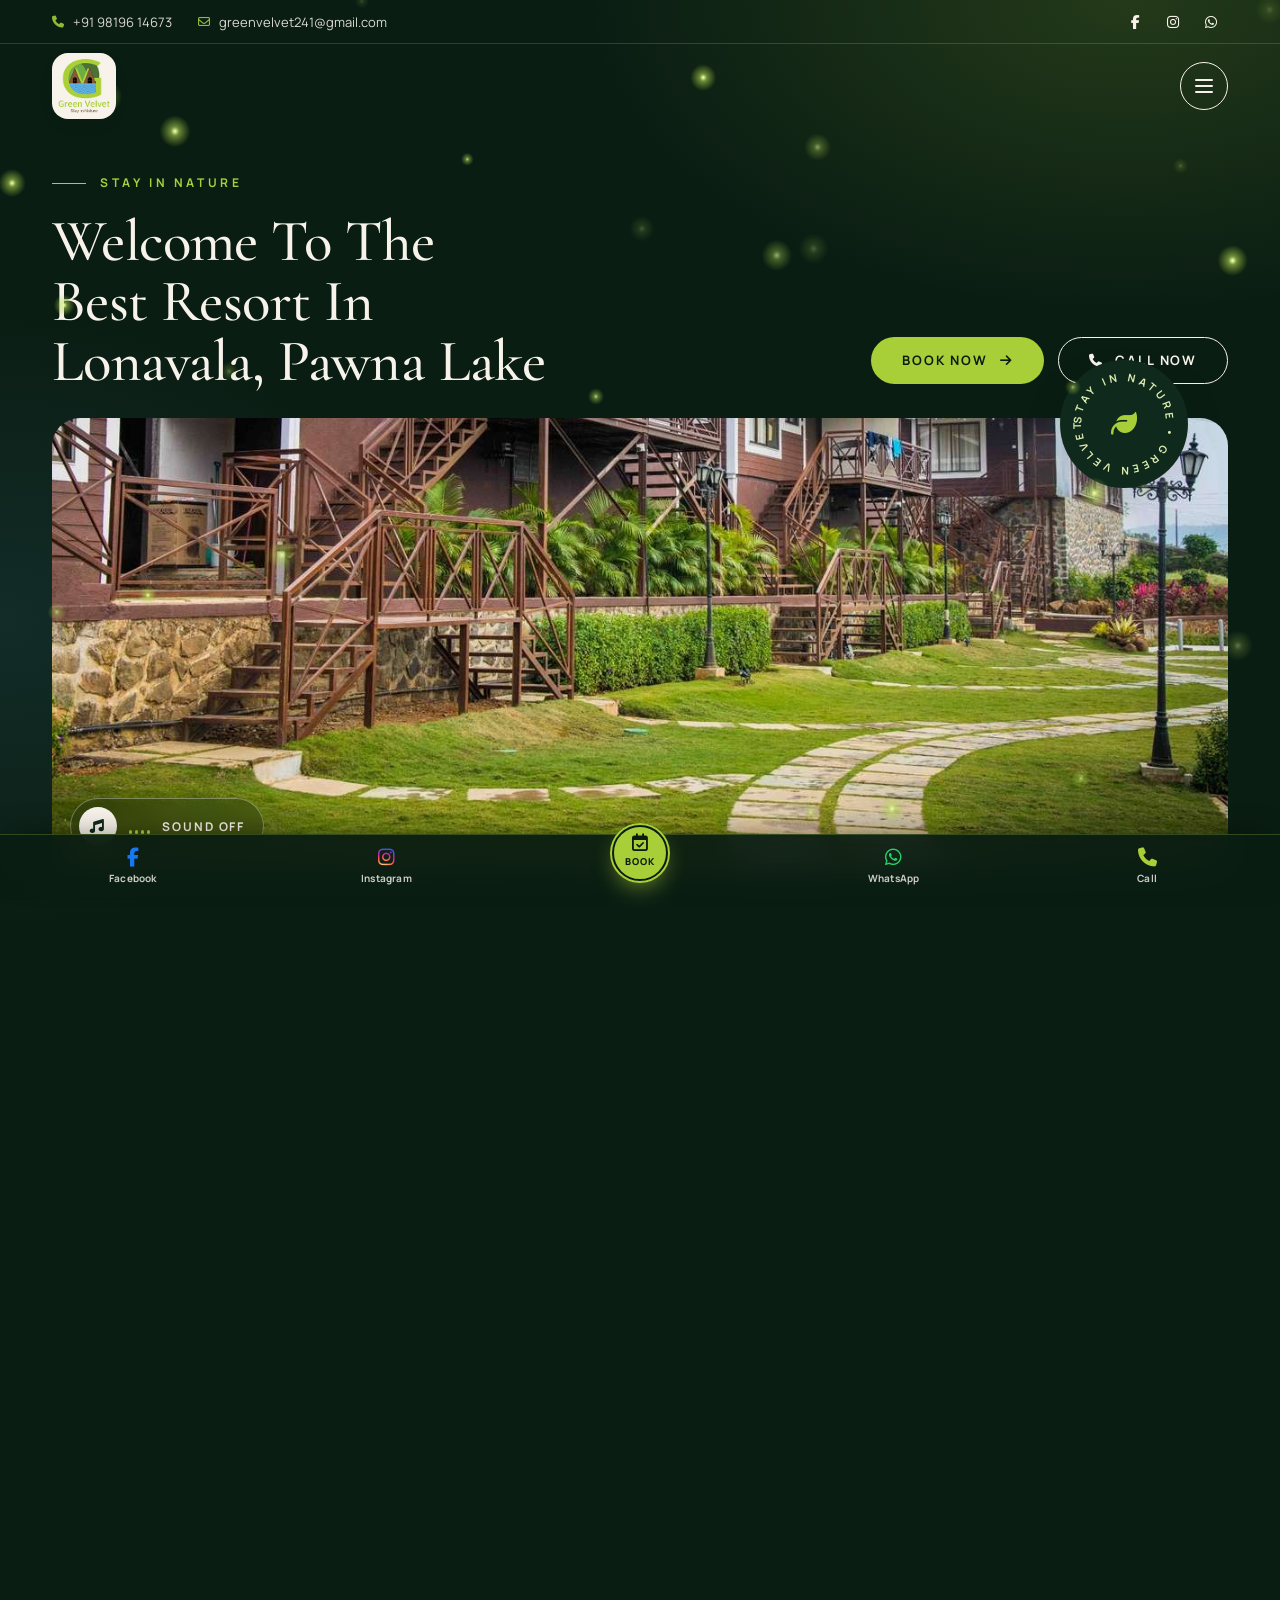
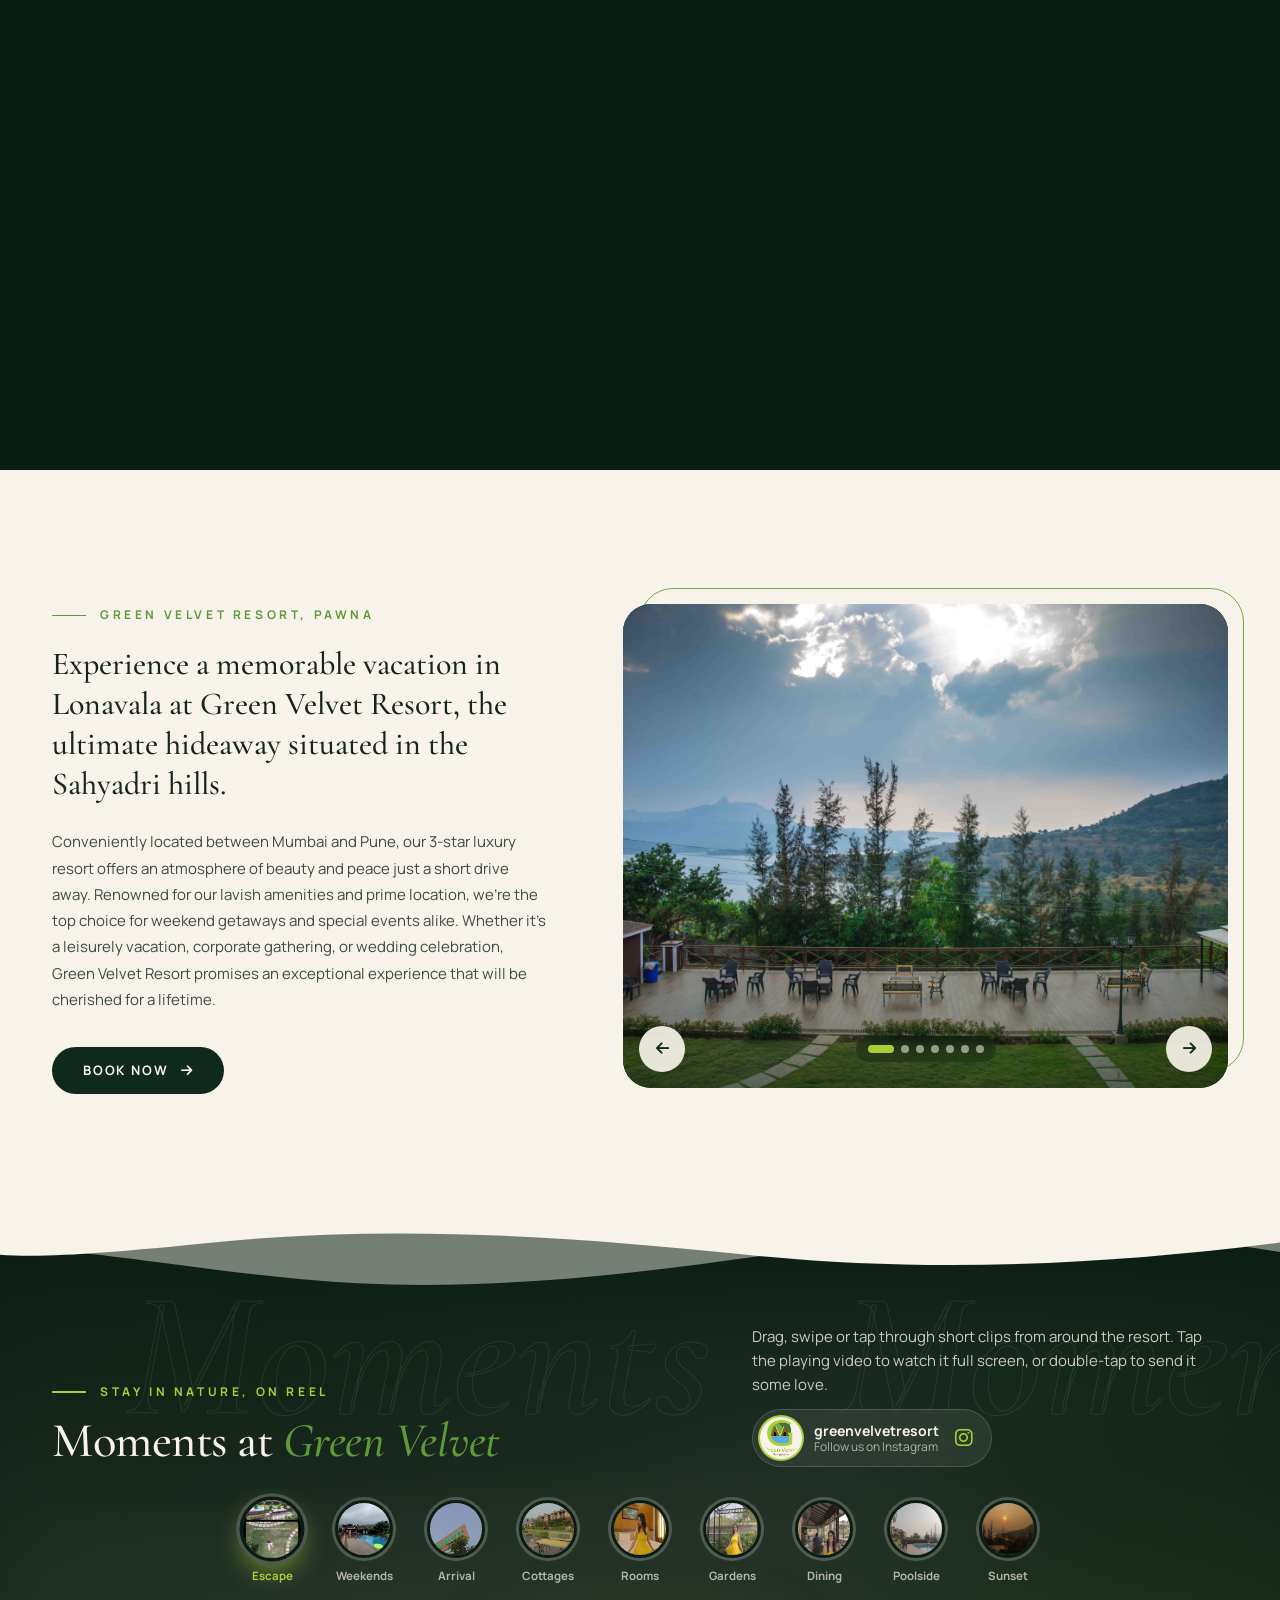
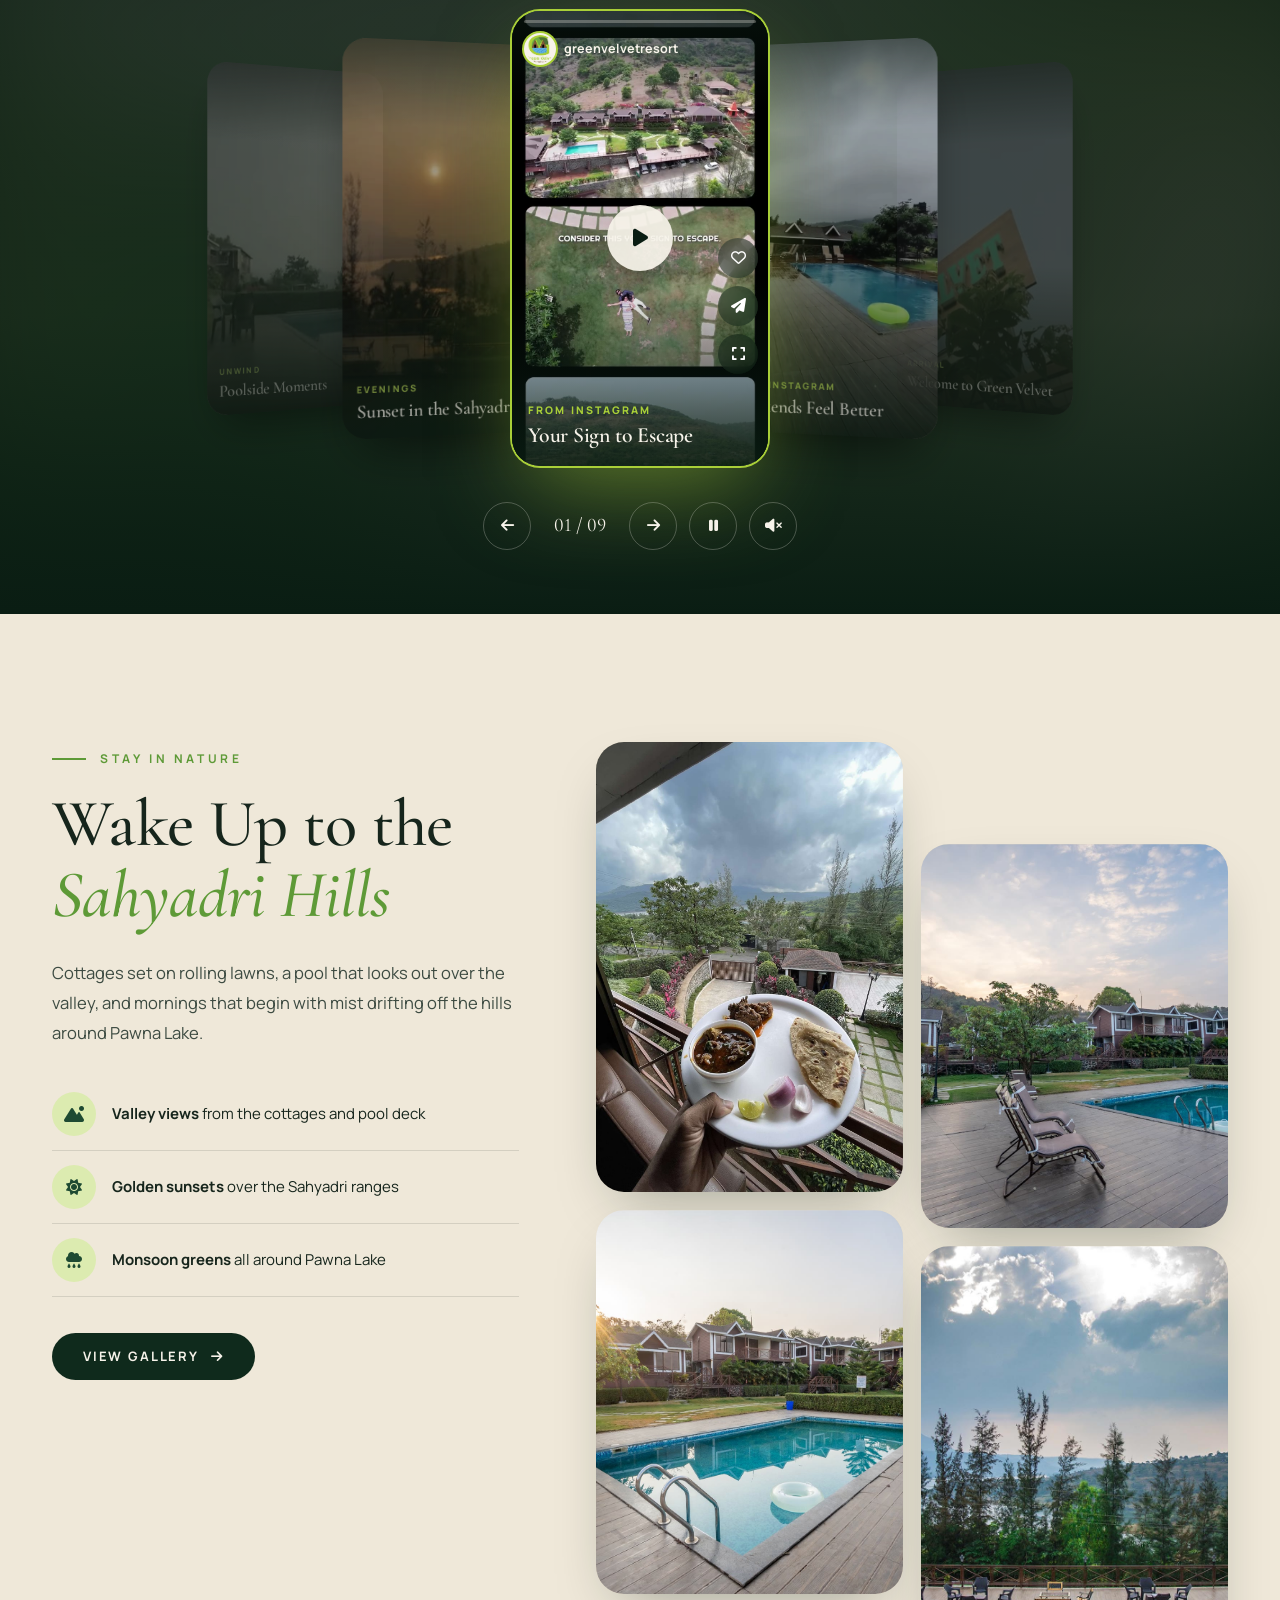
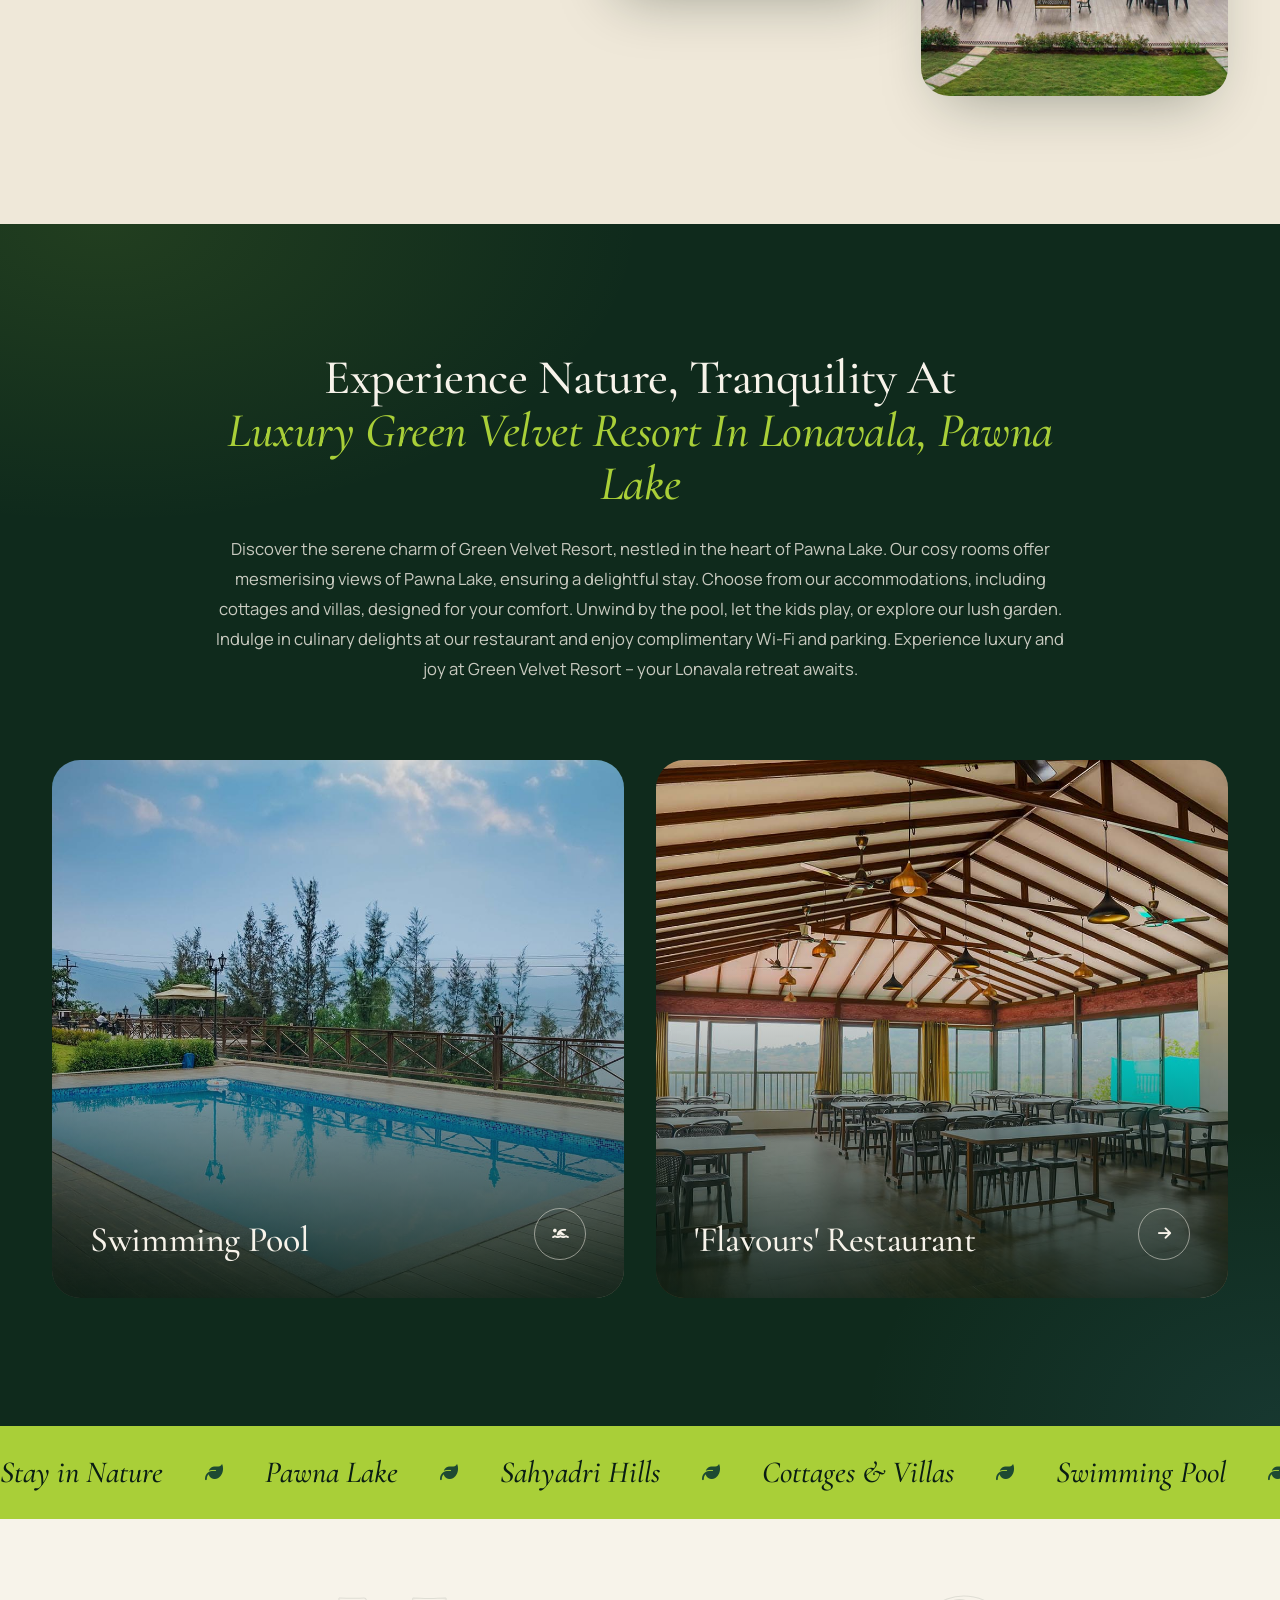
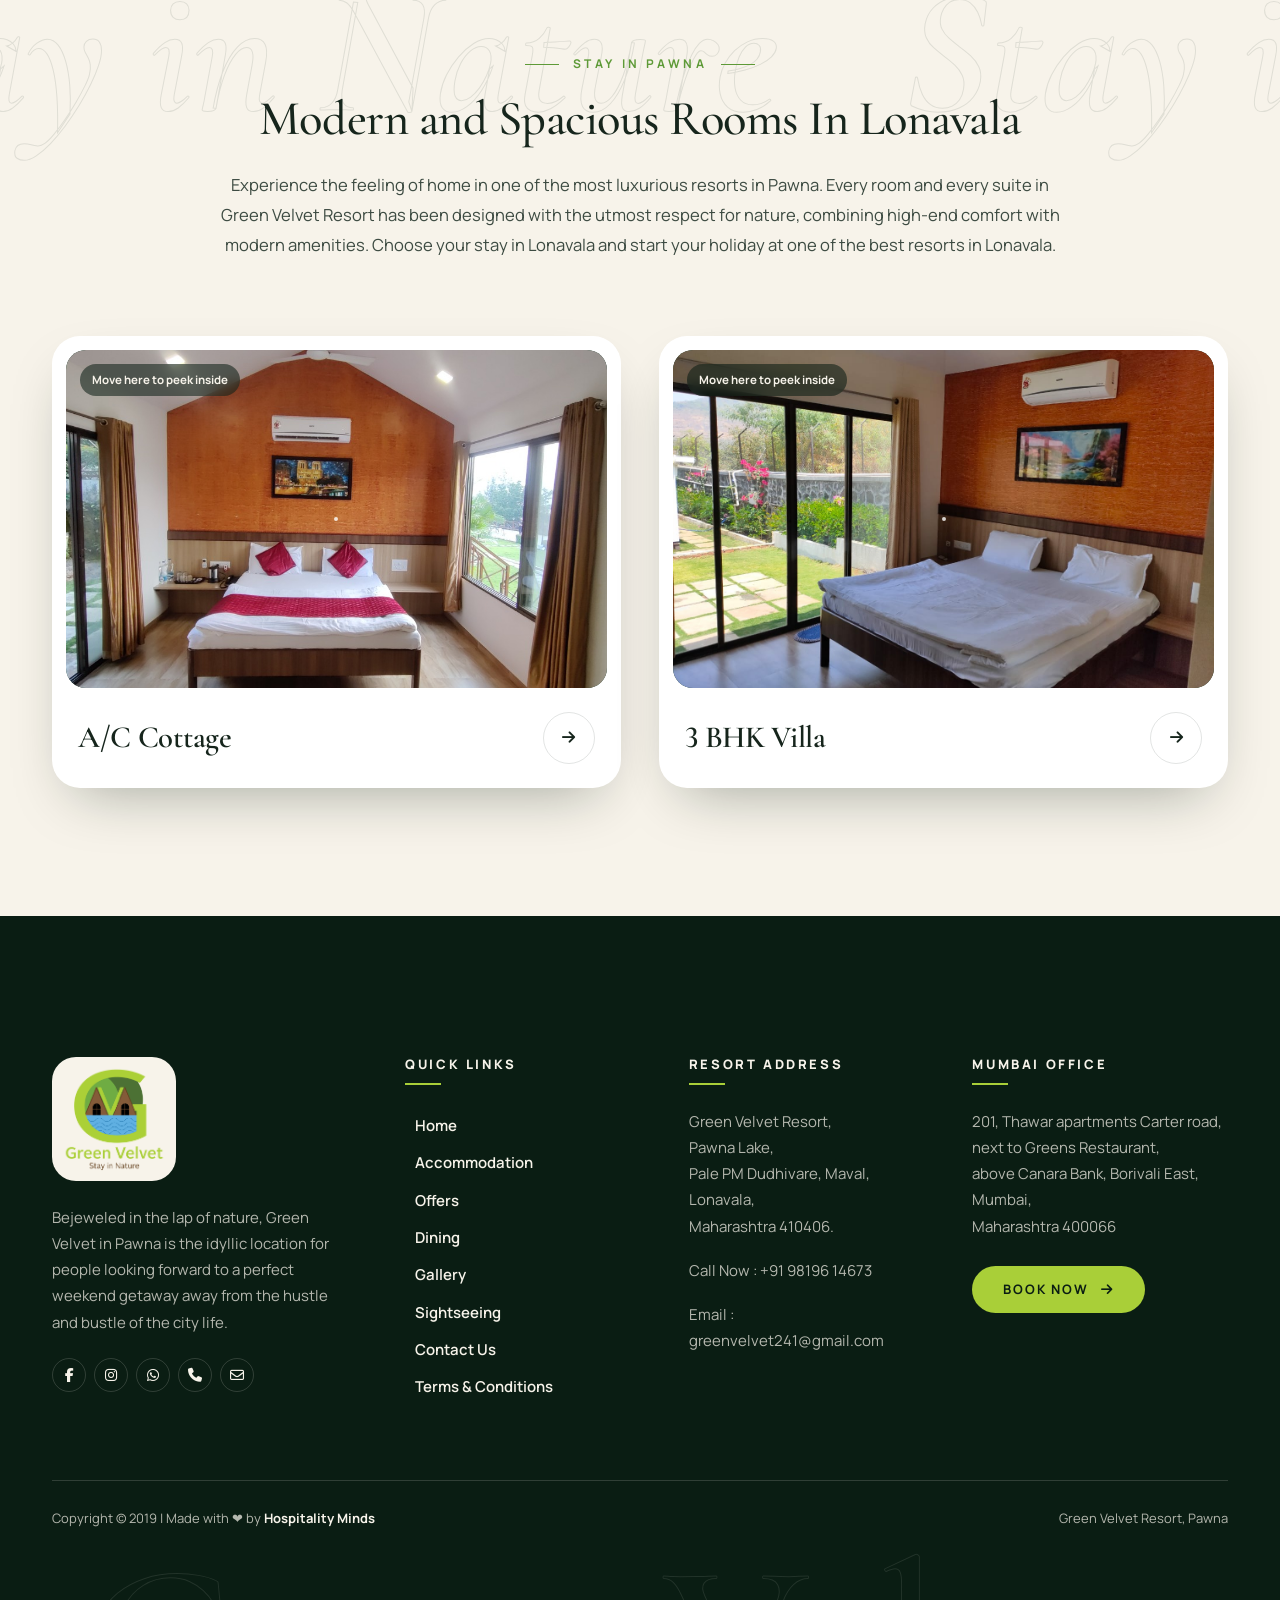
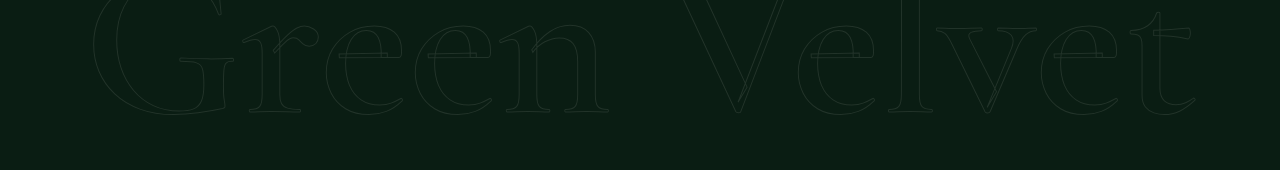
<file: index.html>
<!DOCTYPE html>
<html lang="en">
<head>
  <meta charset="UTF-8">
  <meta name="viewport" content="width=device-width, initial-scale=1">
  <title>Best Stay at Luxury Resort in Lonavala | Green Velvet Resort</title>
  <meta name="title" content="Best Stay at Luxury Resort in Lonavala | Green Velvet Resort">
  <meta name="keywords" content="luxury resorts in lonavala,best villas in lonavala,best resort in lonavala,top resorts in lonavala,stay in lonavala,villas in lonavala,resorts in lonavala,pawna lake resorts,rooms in lonavala,best resort in pawna lake,best resort near pavana dam, luxury resorts near pawna lake,pawna lake resorts,luxury resort at pavana dam,best hotels in pawna lake,luxury resorts near lonavala,luxury resort in lonavala,cottages with lake view in pawna,best resorts near mumbai,3 star resorts near lonavala,resorts in lonavala,green velvet resort, pawna , green velvet resort, lonavala resort for family,lonavala resorts for couples">
  <meta name="description" content="At Green Velvet Resort, you can experience its lavishness and sheer beauty. This 3-star resort stay in Lonavala holds the title of the best Luxury resort in Lonavala.">
  <meta property="og:title" content="Best Stay at Luxury Resort in Lonavala | Green Velvet Resort">
  <meta property="og:site_name" content="Green Velvet Resort, Pawna">
  <meta property="og:url" content="https://greenvelvetresort.in/">
  <meta property="og:description" content="At Green Velvet Resort, you can experience its lavishness and sheer beauty. This 3-star resort stay in Lonavala holds the title of the best Luxury resort in Lonavala.">
  <meta property="og:type" content="website">
  <meta property="og:image" content="https://greenvelvetresort.in/img/GreenVelvet/slider-2.jpg">
  <meta name="twitter:card" content="summary_large_image">
  <meta name="twitter:site" content="@ Green Velvet Resort, Pawna">
  <meta name="twitter:title" content="Best Stay at Luxury Resort in Lonavala | Green Velvet Resort">
  <meta name="twitter:description" content="At Green Velvet Resort, you can experience its lavishness and sheer beauty. This 3-star resort stay in Lonavala holds the title of the best Luxury resort in Lonavala.">
  <meta name="twitter:image" content="https://greenvelvetresort.in/img/GreenVelvet/slider-2.jpg">
  <link rel="canonical" href="https://greenvelvetresort.in/">
  <link rel="icon" href="img/logo.ico" type="image/x-icon">
  <link rel="apple-touch-icon" href="img/GreenVelvet/logo_3.png">
  <meta name="theme-color" content="#0f2a1c">
  <link rel="preconnect" href="https://fonts.googleapis.com">
  <link rel="preconnect" href="https://fonts.gstatic.com" crossorigin>
  <link rel="stylesheet" href="https://fonts.googleapis.com/css2?family=Cormorant+Garamond:ital,wght@0,400;0,500;0,600;0,700;1,400;1,500;1,600&amp;family=Manrope:wght@400;500;600;700;800&amp;display=swap">
  <link rel="stylesheet" href="https://cdnjs.cloudflare.com/ajax/libs/font-awesome/6.5.2/css/all.min.css" referrerpolicy="no-referrer">
  <link rel="stylesheet" href="css/style.css?v=20261030f">
  <link rel="preload" as="image" href="img/GreenVelvet/slider-2.jpg">
  <script type="application/ld+json">
{
  "@context": "http://schema.org",
  "@type": "LocalBusiness",
  "name": "Home"
}
  </script>
  <!-- Google tag (gtag.js) -->
  <script async src="https://www.googletagmanager.com/gtag/js?id=G-3RBBYKK4RE"></script>
  <script>
    window.dataLayer = window.dataLayer || [];
    function gtag(){dataLayer.push(arguments);}
    gtag('js', new Date());
    gtag('config', 'G-3RBBYKK4RE');
    gtag('config', 'AW-300514850');
    // Event snippet for Page conversion page
    gtag('event', 'conversion', {'send_to': 'AW-300514850/C9sfCMSIvpYZEKL8pY8B'});
  </script>
</head>
<body>
  <a class="skip-link" href="#main">Skip to content</a>

  <div class="preloader" aria-hidden="true">
    <div class="preloader__inner">
      <img class="preloader__logo" src="img/GreenVelvet/logo_2.png" alt="">
      <svg class="preloader__wave" viewBox="0 0 120 20"><path d="M2 10 Q 16 0 30 10 T 60 10 T 90 10 T 118 10"/></svg>
      <span class="preloader__text">Stay in Nature</span>
    </div>
  </div>
  <div class="scroll-progress" aria-hidden="true"></div>

  <header class="site-header" id="navbar" data-header>
    <div class="topbar social-bar">
      <div class="container topbar__inner">
        <div class="topbar__contact">
          <a href="tel:+919819614673"><i class="fa-solid fa-phone" aria-hidden="true"></i> +91 98196 14673</a>
          <a class="hide-sm" href="mailto:greenvelvet241@gmail.com"><i class="fa-regular fa-envelope" aria-hidden="true"></i> greenvelvet241@gmail.com</a>
        </div>
        <ul class="social">
          <li><a href="https://www.facebook.com/greenvelvetresort/" target="_blank" rel="noopener" aria-label="Facebook"><i class="fa-brands fa-facebook-f"></i></a></li>
          <li><a href="https://www.instagram.com/greenvelvetresort/" target="_blank" rel="noopener" aria-label="Instagram"><i class="fa-brands fa-instagram"></i></a></li>
          <li><a href="https://wa.me/919819614673" target="_blank" rel="noopener" aria-label="WhatsApp"><i class="fa-brands fa-whatsapp"></i></a></li>
        </ul>
      </div>
    </div>
    <div class="container navbar">
      <a class="brand" href="index.html" aria-label="Green Velvet Resort, Pawna &ndash; Home">
        <img src="img/GreenVelvet/logo_2.png" alt="Best Resorts in Pawna" width="133" height="137">
      </a>
      <nav class="nav" id="site-nav" aria-label="Main">
        <a class="nav__link" style="--i:0" title="Best Resorts in Pawna" href="index.html" aria-current="page">Home</a>
        <a class="nav__link" style="--i:1" title="Luxury Resorts near Lonavala" href="accommodation.html">Accommodation</a>
        <a class="nav__link" style="--i:2" title="Best Resorts near Lonavala" href="offers.html">Offers</a>
        <a class="nav__link" style="--i:3" title="Pure Veg Resorts near Lonavala" href="dining.html">Dining</a>
        <a class="nav__link" style="--i:4" title="Best Resorts near Lonavala" href="gallery.html">Gallery</a>
        <a class="nav__link" style="--i:5" title="Best Resorts near Lonavala" href="sightseeing.html">Sightseeing</a>
        <a class="nav__link" style="--i:6" title="Best Resorts near Pawna Lake" href="contact.html">Contact Us</a>
        <a class="btn nav__cta" style="--i:7" href="https://GreenVelvetresort.bookmystay.io?utm_source=webShare">Book Now <i class="fa-solid fa-arrow-right" aria-hidden="true"></i></a>
        <div class="nav__extra" style="--i:8">
          <a href="tel:+919819614673"><i class="fa-solid fa-phone" aria-hidden="true"></i> +91 98196 14673</a>
          <a href="mailto:greenvelvet241@gmail.com"><i class="fa-regular fa-envelope" aria-hidden="true"></i> greenvelvet241@gmail.com</a>
        </div>
      </nav>
      <button class="burger" type="button" aria-controls="site-nav" aria-expanded="false" aria-label="Open menu"><span></span><span></span><span></span></button>
    </div>
  </header>

  <main id="main">
  <section class="hero" data-hero>
    <div class="hero__pin">
      <div class="container hero__intro">
        <div>
          <p class="eyebrow eyebrow--light" data-reveal="up">Stay in Nature</p>
          <h1 class="hero__title" data-split>Welcome To The Best Resort In Lonavala, Pawna Lake</h1>
        </div>
        <div class="hero__actions" data-reveal="up" style="--d:.6s">
          <a class="btn" data-magnetic href="https://GreenVelvetresort.bookmystay.io?utm_source=webShare">Book Now <i class="fa-solid fa-arrow-right" aria-hidden="true"></i></a>
          <a class="btn btn--outline" href="tel:+919819614673"><i class="fa-solid fa-phone" aria-hidden="true"></i> Call Now</a>
        </div>
      </div>
      <div class="hero__stage">
        <div class="container hero__stage-inner">
          <div class="badge-rotate" aria-hidden="true">
            <svg viewBox="0 0 100 100"><defs><path id="badge-circle" d="M50,50 m-38,0 a38,38 0 1,1 76,0 a38,38 0 1,1 -76,0"/></defs><text><textPath href="#badge-circle">Stay in Nature &#8226; Green Velvet &#8226;</textPath></text></svg>
            <i class="fa-solid fa-leaf"></i>
          </div>
          <div class="hero__frame">
            <video class="hero__video" src="img/cover1.mp4" id="vid" poster="img/GreenVelvet/slider-2.jpg" playsinline autoplay muted loop preload="auto"></video>
            <div class="hero__finale" aria-hidden="true"><span>Stay in Nature</span></div>
            <button class="sound-toggle" id="audio-btn" type="button" aria-pressed="false">
              <span class="sound-toggle__icon"><i class="fa-solid fa-music" id="mybtn" aria-hidden="true"></i></span>
              <span class="sound-toggle__bars" aria-hidden="true"><i></i><i></i><i></i><i></i></span>
              <span class="sound-toggle__label">Sound off</span>
            </button>
          </div>
        </div>
      </div>
      <canvas class="fireflies" data-fireflies="30" aria-hidden="true"></canvas>
      <svg class="wave wave--bottom" viewBox="0 0 1440 100" preserveAspectRatio="none" aria-hidden="true"><path fill="currentColor" d="M-60,46 C140,96 340,96 540,62 C740,28 920,4 1100,24 C1280,44 1380,74 1500,62 L1500,100 L-60,100 Z"/><path fill="currentColor" d="M0,72 C200,42 400,32 600,56 C800,80 1000,96 1200,72 C1320,58 1390,52 1440,56 L1440,100 L0,100 Z"/></svg>
    </div>
  </section>

  

  <section class="section" id="welcome">
    <div class="container split split--media-wide">
      <div class="split__text">
        <p class="eyebrow" data-reveal="up">Green Velvet Resort, Pawna</p>
        <p class="display-quote" data-scrub>Experience a memorable vacation in Lonavala at Green Velvet Resort,
          the ultimate hideaway situated in the Sahyadri hills.</p>
        <p data-reveal="up">Conveniently located between Mumbai and Pune, our 3-star luxury resort offers an atmosphere of
          beauty and peace just a short drive away. Renowned for our lavish amenities and prime location, we're the top
          choice for weekend getaways and special events alike. Whether it's a leisurely vacation, corporate gathering, or
          wedding celebration, Green Velvet Resort promises an exceptional experience that will be cherished for a
          lifetime.</p>
        <div class="btn-row" data-reveal="up" style="margin-top:34px">
          <a class="btn btn--dark" data-magnetic href="https://GreenVelvetresort.bookmystay.io?utm_source=webShare">Book Now <i class="fa-solid fa-arrow-right" aria-hidden="true"></i></a>
        </div>
      </div>
      <div class="split__media frame frame--right" data-reveal="right">
        <div class="slider" data-slider data-interval="3000" id="carouselExampleControls">
          <div class="slider__viewport" style="--ratio: 5 / 4">
            <figure class="slider__slide is-active"><img src="img/GreenVelvet/slider-1.jpg" alt="Green Velvet Resort, Pawna Lake"></figure>
            <figure class="slider__slide"><img src="img/GreenVelvet/slider-2.jpg" alt="Cottages at Green Velvet Resort, Lonavala" loading="lazy"></figure>
            <figure class="slider__slide"><img src="img/GreenVelvet/slider-4.jpg" alt="Green Velvet Resort, Pawna" loading="lazy"></figure>
            <figure class="slider__slide"><img src="img/GreenVelvet/slider-5.jpg" alt="Green Velvet Resort, Pawna" loading="lazy"></figure>
            <figure class="slider__slide"><img src="img/GreenVelvet/slider-6.jpg" alt="Green Velvet Resort, Pawna" loading="lazy"></figure>
            <figure class="slider__slide"><img src="img/GreenVelvet/slider-7.jpg" alt="Green Velvet Resort, Pawna" loading="lazy"></figure>
            <figure class="slider__slide"><img src="img/GreenVelvet/slider-8.jpg" alt="Green Velvet Resort, Pawna" loading="lazy"></figure>
          </div>
          <div class="slider__progress"><span></span></div>
          <div class="slider__ui">
            <button class="slider__btn" type="button" data-prev aria-label="Previous slide"><i class="fa-solid fa-arrow-left" aria-hidden="true"></i></button>
            <div class="slider__dots"></div>
            <button class="slider__btn" type="button" data-next aria-label="Next slide"><i class="fa-solid fa-arrow-right" aria-hidden="true"></i></button>
          </div>
        </div>
      </div>
    </div>
  </section>
     <section class="reels" id="videos" data-reels>
    <svg class="wave wave--top" viewBox="0 0 1440 100" preserveAspectRatio="none" aria-hidden="true"><path fill="currentColor" d="M-60,46 C140,96 340,96 540,62 C740,28 920,4 1100,24 C1280,44 1380,74 1500,62 L1500,100 L-60,100 Z"/><path fill="currentColor" d="M0,72 C200,42 400,32 600,56 C800,80 1000,96 1200,72 C1320,58 1390,52 1440,56 L1440,100 L0,100 Z"/></svg>
    <canvas class="reels__ambient" width="48" height="27" aria-hidden="true"></canvas>
    <div class="reels__glow" aria-hidden="true"><span></span><span></span></div>
    <canvas class="fireflies" data-fireflies="20" aria-hidden="true"></canvas>
    <div class="scroll-type scroll-type--light" aria-hidden="true" data-scroll-x="-0.16">Moments &nbsp; Moments &nbsp; Moments &nbsp; Moments</div>
    <div class="container reels__head">
      <div>
        <p class="eyebrow" data-reveal="up">Stay in Nature, on Reel</p>
        <h2 class="title-lg" data-reveal="up">Moments at <span class="accent">Green Velvet</span></h2>
      </div>
      <div class="reels__side" data-reveal="up">
        <p>Drag, swipe or tap through short clips from around the resort. Tap the playing video to watch it full screen,
          or double-tap to send it some love.</p>
        <a class="reels__follow" href="https://www.instagram.com/greenvelvetresort/" target="_blank" rel="noopener">
          <img src="img/GreenVelvet/logo_2.png" alt="" width="42" height="42" loading="lazy">
          <span><strong>greenvelvetresort</strong><small>Follow us on Instagram</small></span>
          <i class="fa-brands fa-instagram" aria-hidden="true"></i>
        </a>
      </div>
    </div>
    <div class="reels__stories" role="group" aria-label="Choose a video"></div>
    <div class="reels__stage">
      <span class="reels__probe" aria-hidden="true"></span>
      <div class="reels__track" tabindex="0" role="region" aria-roledescription="carousel" aria-label="Resort videos. Use the left and right arrow keys to browse and Enter to watch full screen.">
        <article class="reel" data-src="img/reels/insta-escape.mp4" data-label="Escape" data-silent>
          <img class="reel__poster" src="img/reels/insta-escape.jpg" alt="" loading="lazy" draggable="false">
          <div class="reel__shade"></div>
          <div class="reel__bar"><span></span></div>
          <div class="reel__meta"><span class="reel__tag">From Instagram</span><h3 class="reel__title">Your Sign to Escape</h3></div>
          <span class="reel__open" aria-hidden="true"><i class="fa-solid fa-play"></i></span>
        </article>
        <article class="reel" data-src="img/reels/insta-weekends.mp4" data-label="Weekends" data-silent>
          <img class="reel__poster" src="img/reels/insta-weekends.jpg" alt="" loading="lazy" draggable="false">
          <div class="reel__shade"></div>
          <div class="reel__bar"><span></span></div>
          <div class="reel__meta"><span class="reel__tag">From Instagram</span><h3 class="reel__title">Weekends Feel Better</h3></div>
          <span class="reel__open" aria-hidden="true"><i class="fa-solid fa-play"></i></span>
        </article>
        <article class="reel" data-src="img/cover1.mp4" data-label="Arrival" data-start="2" data-end="14" style="--focus: 66% 50%">
          <img class="reel__poster" src="img/reels/reel-1.jpg" alt="" loading="lazy" draggable="false">
          <div class="reel__shade"></div>
          <div class="reel__bar"><span></span></div>
          <div class="reel__meta"><span class="reel__tag">Arrival</span><h3 class="reel__title">Welcome to Green Velvet</h3></div>
          <span class="reel__open" aria-hidden="true"><i class="fa-solid fa-play"></i></span>
        </article>
        <article class="reel" data-src="img/cover1.mp4" data-label="Cottages" data-start="41" data-end="54">
          <img class="reel__poster" src="img/reels/reel-2.jpg" alt="" loading="lazy" draggable="false">
          <div class="reel__shade"></div>
          <div class="reel__bar"><span></span></div>
          <div class="reel__meta"><span class="reel__tag">The Resort</span><h3 class="reel__title">Cottages &amp; Lawns</h3></div>
          <span class="reel__open" aria-hidden="true"><i class="fa-solid fa-play"></i></span>
        </article>
        <article class="reel" data-src="img/cover1.mp4" data-label="Rooms" data-start="64" data-end="82">
          <img class="reel__poster" src="img/reels/reel-3.jpg" alt="" loading="lazy" draggable="false">
          <div class="reel__shade"></div>
          <div class="reel__bar"><span></span></div>
          <div class="reel__meta"><span class="reel__tag">Stay</span><h3 class="reel__title">Rooms with a View</h3></div>
          <span class="reel__open" aria-hidden="true"><i class="fa-solid fa-play"></i></span>
        </article>
        <article class="reel" data-src="img/cover1.mp4" data-label="Gardens" data-start="100" data-end="118">
          <img class="reel__poster" src="img/reels/reel-4.jpg" alt="" loading="lazy" draggable="false">
          <div class="reel__shade"></div>
          <div class="reel__bar"><span></span></div>
          <div class="reel__meta"><span class="reel__tag">Explore</span><h3 class="reel__title">Garden Walks</h3></div>
          <span class="reel__open" aria-hidden="true"><i class="fa-solid fa-play"></i></span>
        </article>
        <article class="reel" data-src="img/cover1.mp4" data-label="Dining" data-start="160" data-end="178">
          <img class="reel__poster" src="img/reels/reel-5.jpg" alt="" loading="lazy" draggable="false">
          <div class="reel__shade"></div>
          <div class="reel__bar"><span></span></div>
          <div class="reel__meta"><span class="reel__tag">Dining</span><h3 class="reel__title">'Flavours' Restaurant</h3></div>
          <span class="reel__open" aria-hidden="true"><i class="fa-solid fa-play"></i></span>
        </article>
        <article class="reel" data-src="img/cover1.mp4" data-label="Poolside" data-start="185" data-end="200">
          <img class="reel__poster" src="img/reels/reel-6.jpg" alt="" loading="lazy" draggable="false">
          <div class="reel__shade"></div>
          <div class="reel__bar"><span></span></div>
          <div class="reel__meta"><span class="reel__tag">Unwind</span><h3 class="reel__title">Poolside Moments</h3></div>
          <span class="reel__open" aria-hidden="true"><i class="fa-solid fa-play"></i></span>
        </article>
        <article class="reel" data-src="img/cover1.mp4" data-label="Sunset" data-start="220" data-end="233">
          <img class="reel__poster" src="img/reels/reel-7.jpg" alt="" loading="lazy" draggable="false">
          <div class="reel__shade"></div>
          <div class="reel__bar"><span></span></div>
          <div class="reel__meta"><span class="reel__tag">Evenings</span><h3 class="reel__title">Sunset in the Sahyadris</h3></div>
          <span class="reel__open" aria-hidden="true"><i class="fa-solid fa-play"></i></span>
        </article>
      </div>
    </div>
    <div class="container reels__controls">
      <button class="reels__btn" type="button" data-reels-prev aria-label="Previous video"><i class="fa-solid fa-arrow-left" aria-hidden="true"></i></button>
      <span class="reels__count" aria-live="polite">01 / 09</span>
      <button class="reels__btn" type="button" data-reels-next aria-label="Next video"><i class="fa-solid fa-arrow-right" aria-hidden="true"></i></button>
      <button class="reels__btn" type="button" data-reels-play aria-label="Pause videos"><i class="fa-solid fa-pause" aria-hidden="true"></i></button>
      <button class="reels__btn" type="button" data-reels-mute aria-pressed="false" aria-label="Turn sound on"><i class="fa-solid fa-volume-xmark" aria-hidden="true"></i></button>
    </div>
  </section>

  <section class="section section--alt nature" id="nature">
    <div class="container nature__grid">
      <div class="nature__intro">
        <p class="eyebrow" data-reveal="up">Stay in Nature</p>
        <h2 class="title-xl" data-reveal="up">Wake Up to the <span class="accent">Sahyadri Hills</span></h2>
        <p class="lead" data-reveal="up">Cottages set on rolling lawns, a pool that looks out over the valley, and mornings
          that begin with mist drifting off the hills around Pawna Lake.</p>
        <ul class="nature__points" data-stagger>
          <li data-reveal="up"><i class="fa-solid fa-mountain-sun" aria-hidden="true"></i><span><strong>Valley views</strong> from the cottages and pool deck</span></li>
          <li data-reveal="up"><i class="fa-solid fa-sun" aria-hidden="true"></i><span><strong>Golden sunsets</strong> over the Sahyadri ranges</span></li>
          <li data-reveal="up"><i class="fa-solid fa-cloud-rain" aria-hidden="true"></i><span><strong>Monsoon greens</strong> all around Pawna Lake</span></li>
        </ul>
        <div class="btn-row" data-reveal="up">
          <a class="btn btn--dark" data-magnetic href="gallery.html">View Gallery <i class="fa-solid fa-arrow-right" aria-hidden="true"></i></a>
        </div>
      </div>
      <div class="nature__mosaic">
        <div class="nature__col" data-parallax="-0.06" data-parallax-min="901">
          <figure class="nature__tile nature__tile--tall" data-reveal="clip">
            <img src="img/nature/breakfast-valley-view.jpg" alt="Breakfast on the balcony overlooking the valley at Green Velvet Resort" loading="lazy">
            <figcaption>Breakfast with a view</figcaption>
          </figure>
          <figure class="nature__tile" data-reveal="clip">
            <img src="img/nature/sunset-pool.jpg" alt="Sunset over the pool and cottages at Green Velvet Resort" loading="lazy">
            <figcaption>Sunset by the pool</figcaption>
          </figure>
        </div>
        <div class="nature__col nature__col--offset" data-parallax="0.06" data-parallax-min="901">
          <figure class="nature__tile" data-reveal="clip">
            <img src="img/nature/sunrise-pool-deck.jpg" alt="Sunrise over the pool deck and hills at Green Velvet Resort" loading="lazy">
            <figcaption>Sunrise on the pool deck</figcaption>
          </figure>
          <figure class="nature__tile nature__tile--tall" data-reveal="clip">
            <img src="img/Gallery/view-1-1.jpg" alt="Pawna Lake and the hills seen through the trees from the resort" loading="lazy">
            <figcaption>Lake views through the trees</figcaption>
          </figure>
        </div>
      </div>
    </div>
  </section>

 



  <section class="section section--dark experience">
    <div class="container">
      <div class="section-head">
        <h2 class="title-lg" data-reveal="up">Experience Nature, Tranquility At<br>
          <span class="accent">Luxury Green Velvet Resort In Lonavala, Pawna Lake</span></h2>
        <p class="lead" data-scrub>Discover the serene charm of Green Velvet Resort, nestled in the heart of Pawna
          Lake. Our cosy rooms offer mesmerising views of Pawna Lake, ensuring a delightful stay. Choose from our
          accommodations, including cottages and villas, designed for your comfort. Unwind by the pool, let the kids play,
          or explore our lush garden. Indulge in culinary delights at our restaurant and enjoy complimentary Wi-Fi and
          parking. Experience luxury and joy at Green Velvet Resort &ndash; your Lonavala retreat awaits.</p>
      </div>
      <div class="feature-grid" data-stagger>
        <figure class="feature-card" data-reveal="up">
          <img src="img/new/12.jpg" alt="Swimming pool at Green Velvet Resort, Pawna" loading="lazy">
          <figcaption class="feature-card__body">
            <h3>Swimming Pool</h3>
            <span class="circle-arrow" aria-hidden="true"><i class="fa-solid fa-person-swimming"></i></span>
          </figcaption>
        </figure>
        <a class="feature-card" href="dining.html" data-reveal="up" data-cursor="Explore">
          <img src="img/new/13.jpg" alt="'Flavours' Restaurant at Green Velvet Resort, Pawna" loading="lazy">
          <div class="feature-card__body">
            <h3>'Flavours' Restaurant</h3>
            <span class="circle-arrow" aria-hidden="true"><i class="fa-solid fa-arrow-right"></i></span>
          </div>
        </a>
      </div>
    </div>
  </section>

  <div class="marquee" aria-hidden="true">
    <div class="marquee__track">
      <div class="marquee__group">
        <span>Stay in Nature</span><i class="fa-solid fa-leaf"></i>
        <span>Pawna Lake</span><i class="fa-solid fa-leaf"></i>
        <span>Sahyadri Hills</span><i class="fa-solid fa-leaf"></i>
        <span>Cottages &amp; Villas</span><i class="fa-solid fa-leaf"></i>
        <span>Swimming Pool</span><i class="fa-solid fa-leaf"></i>
        <span>'Flavours' Restaurant</span><i class="fa-solid fa-leaf"></i>
        <span>Lawn / Garden</span><i class="fa-solid fa-leaf"></i>
      </div>
      <div class="marquee__group">
        <span>Stay in Nature</span><i class="fa-solid fa-leaf"></i>
        <span>Pawna Lake</span><i class="fa-solid fa-leaf"></i>
        <span>Sahyadri Hills</span><i class="fa-solid fa-leaf"></i>
        <span>Cottages &amp; Villas</span><i class="fa-solid fa-leaf"></i>
        <span>Swimming Pool</span><i class="fa-solid fa-leaf"></i>
        <span>'Flavours' Restaurant</span><i class="fa-solid fa-leaf"></i>
        <span>Lawn / Garden</span><i class="fa-solid fa-leaf"></i>
      </div>
    </div>
  </div>

  <section class="section rooms">
    <div class="scroll-type" aria-hidden="true" data-scroll-x="0.2">Stay in Nature &nbsp; Stay in Nature &nbsp; Stay in Nature</div>
    <div class="container">
      <div class="section-head">
        <p class="eyebrow eyebrow--center" data-reveal="up">Stay In Pawna</p>
        <h2 class="title-lg" data-reveal="up">Modern and Spacious Rooms In Lonavala</h2>
        <p class="lead" data-reveal="up">Experience the feeling of home in one of the most luxurious resorts in Pawna.
          Every room and every suite in Green Velvet Resort has been designed with the utmost respect for nature,
          combining high-end comfort with modern amenities. Choose your stay in Lonavala and start your holiday at one of
          the best resorts in Lonavala.</p>
      </div>
      <div class="room-grid" data-stagger>
        <article class="room-card" data-reveal="up">
          <a class="lens" href="accommodation.html#ac-c" data-lens data-cursor="Peek inside" aria-label="A/C Cottage details">
            <img class="lens__base" src="images/cottagee1.jpeg" alt="Best Resorts in Lonavala" loading="lazy">
            <img class="lens__alt" src="cottagee.jpeg" alt="Luxury Resorts in Lonavala" loading="lazy">
            <span class="lens__ring" aria-hidden="true"></span>
            <span class="lens__hint" aria-hidden="true">Move here to peek inside</span>
          </a>
          <a class="room-card__body" href="accommodation.html#ac-c">
            <h3 class="room-card__title">A/C Cottage</h3>
            <span class="circle-arrow" aria-hidden="true"><i class="fa-solid fa-arrow-right"></i></span>
          </a>
        </article>
        <article class="room-card" data-reveal="up">
          <a class="lens" href="accommodation.html#3-bhk" data-lens data-cursor="Peek inside" aria-label="3 BHK Villa details">
            <img class="lens__base" src="images/3bhk1.jpeg" alt="Best Resorts in Lonavala" loading="lazy">
            <img class="lens__alt" src="images/3bhk2.jpeg" alt="Luxury Resorts in Lonavala" loading="lazy">
            <span class="lens__ring" aria-hidden="true"></span>
            <span class="lens__hint" aria-hidden="true">Move here to peek inside</span>
          </a>
          <a class="room-card__body" href="accommodation.html#3-bhk">
            <h3 class="room-card__title">3 BHK Villa</h3>
            <span class="circle-arrow" aria-hidden="true"><i class="fa-solid fa-arrow-right"></i></span>
          </a>
        </article>
      </div>
    </div>
  </section>


  </main>

  <footer class="site-footer">
    
    <div class="container">
      <div class="footer-grid">
        <div class="footer-about" data-reveal="up">
          <img class="footer-logo" src="img/GreenVelvet/logo_3.png" alt="GreenVelvet" width="124" height="124" loading="lazy">
          <p>Bejeweled in the lap of nature, Green Velvet in Pawna is the idyllic location for people looking forward to a
            perfect weekend getaway away from the hustle and bustle of the city life.</p>
          <ul class="social">
            <li><a href="https://www.facebook.com/greenvelvetresort/" target="_blank" rel="noopener" aria-label="Facebook"><i class="fa-brands fa-facebook-f"></i></a></li>
            <li><a href="https://www.instagram.com/greenvelvetresort/" target="_blank" rel="noopener" aria-label="Instagram"><i class="fa-brands fa-instagram"></i></a></li>
            <li><a href="https://wa.me/919819614673" target="_blank" rel="noopener" aria-label="WhatsApp"><i class="fa-brands fa-whatsapp"></i></a></li>
            <li><a href="tel:+919819614673" aria-label="Call"><i class="fa-solid fa-phone"></i></a></li>
            <li><a href="mailto:greenvelvet241@gmail.com" aria-label="Email"><i class="fa-regular fa-envelope"></i></a></li>
          </ul>
        </div>
        <div data-reveal="up" style="--d:.1s">
          <h2 class="footer-title">Quick Links</h2>
          <ul class="footer-links">
            <li><a href="index.html">Home</a></li>
            <li><a href="accommodation.html">Accommodation</a></li>
            <li><a href="offers.html">Offers</a></li>
            <li><a href="dining.html">Dining</a></li>
            <li><a href="gallery.html">Gallery</a></li>
            <li><a href="sightseeing.html">Sightseeing</a></li>
            <li><a href="contact.html">Contact Us</a></li>
            <li><a href="terms-and-conditions.html">Terms &amp; Conditions</a></li>
          </ul>
        </div>
        <div data-reveal="up" style="--d:.2s">
          <h2 class="footer-title">Resort Address</h2>
          <address>Green Velvet Resort, <br>Pawna Lake, <br>Pale PM Dudhivare, Maval, <br>Lonavala,<br>Maharashtra 410406.</address>
          <p>Call Now : <a href="tel:+919819614673">+91 98196 14673</a></p>
          <p>Email : <br><a href="mailto:greenvelvet241@gmail.com">greenvelvet241@gmail.com</a></p>
        </div>
        <div data-reveal="up" style="--d:.3s">
          <h2 class="footer-title">Mumbai Office</h2>
          <address>201, Thawar apartments Carter road, <br>next to Greens Restaurant, <br>above Canara Bank, Borivali East, Mumbai,<br>Maharashtra 400066</address>
          <a class="btn" href="https://GreenVelvetresort.bookmystay.io?utm_source=webShare">Book Now <i class="fa-solid fa-arrow-right" aria-hidden="true"></i></a>
        </div>
      </div>
      <div class="footer-bottom">
        <p>Copyright &copy; 2019 | Made with <span aria-label="love">&#10084;&#65039;</span> by <strong>Hospitality Minds</strong></p>
        <p>Green Velvet Resort, Pawna</p>
      </div>
    </div>
    <div class="footer-mark" aria-hidden="true">Green Velvet</div>
  </footer>

  <aside class="social-rail" aria-label="Follow Green Velvet Resort">
    <span class="social-rail__label">Follow us</span>
    <a class="social-btn social-btn--fb" href="https://www.facebook.com/greenvelvetresort/" target="_blank" rel="noopener" aria-label="Facebook"><i class="fa-brands fa-facebook-f" aria-hidden="true"></i><span class="social-btn__tip" aria-hidden="true">Facebook</span></a>
    <a class="social-btn social-btn--ig" href="https://www.instagram.com/greenvelvetresort/" target="_blank" rel="noopener" aria-label="Instagram"><i class="fa-brands fa-instagram" aria-hidden="true"></i><span class="social-btn__tip" aria-hidden="true">Instagram</span></a>
    <span class="social-rail__sep" aria-hidden="true"></span>
    <a class="social-btn social-btn--wa" href="https://wa.me/919819614673" target="_blank" rel="noopener" aria-label="WhatsApp"><i class="fa-brands fa-whatsapp" aria-hidden="true"></i><span class="social-btn__tip" aria-hidden="true">WhatsApp</span></a>
    <a class="social-btn social-btn--call" href="tel:+919819614673" aria-label="Call the resort"><i class="fa-solid fa-phone" aria-hidden="true"></i><span class="social-btn__tip" aria-hidden="true">+91 98196 14673</span></a>
  </aside>

  <nav class="dock" aria-label="Quick actions">
    <a class="dock__item dock__item--fb" href="https://www.facebook.com/greenvelvetresort/" target="_blank" rel="noopener" aria-label="Facebook"><i class="fa-brands fa-facebook-f" aria-hidden="true"></i><span>Facebook</span></a>
    <a class="dock__item dock__item--ig" href="https://www.instagram.com/greenvelvetresort/" target="_blank" rel="noopener" aria-label="Instagram"><i class="fa-brands fa-instagram" aria-hidden="true"></i><span>Instagram</span></a>
    <a class="dock__book" href="https://GreenVelvetresort.bookmystay.io?utm_source=webShare" aria-label="Book now"><i class="fa-regular fa-calendar-check" aria-hidden="true"></i>Book</a>
    <a class="dock__item dock__item--wa" href="https://wa.me/919819614673" target="_blank" rel="noopener" aria-label="WhatsApp"><i class="fa-brands fa-whatsapp" aria-hidden="true"></i><span>WhatsApp</span></a>
    <a class="dock__item dock__item--call" href="tel:+919819614673" aria-label="Call the resort"><i class="fa-solid fa-phone" aria-hidden="true"></i><span>Call</span></a>
  </nav>
  <button class="to-top" type="button" aria-label="Back to top">
    <svg viewBox="0 0 52 52" aria-hidden="true"><circle class="to-top__track" cx="26" cy="26" r="24"/><circle class="to-top__ring" cx="26" cy="26" r="24" pathLength="1"/></svg>
    <i class="fa-solid fa-arrow-up" aria-hidden="true"></i>
  </button>

  <script src="js/main.js?v=20261030f" defer></script>
</body>
</html>
</file>
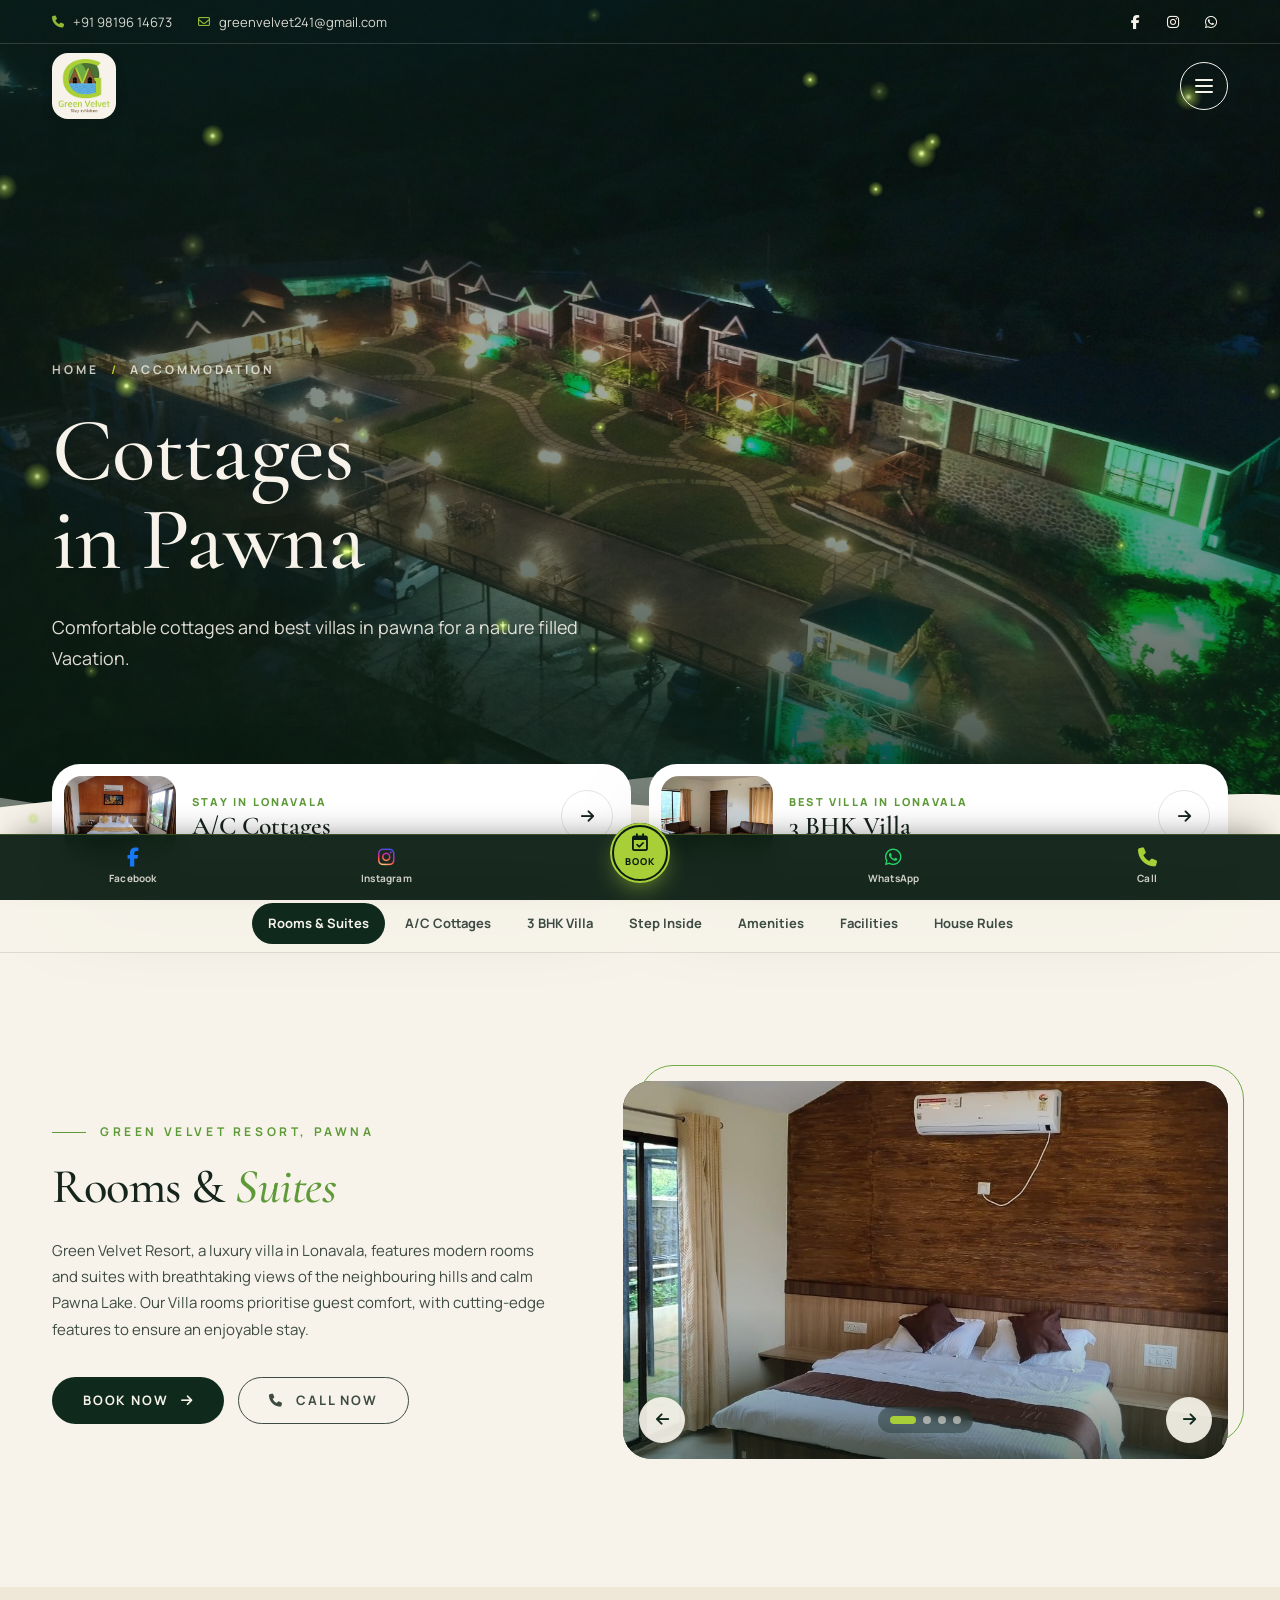
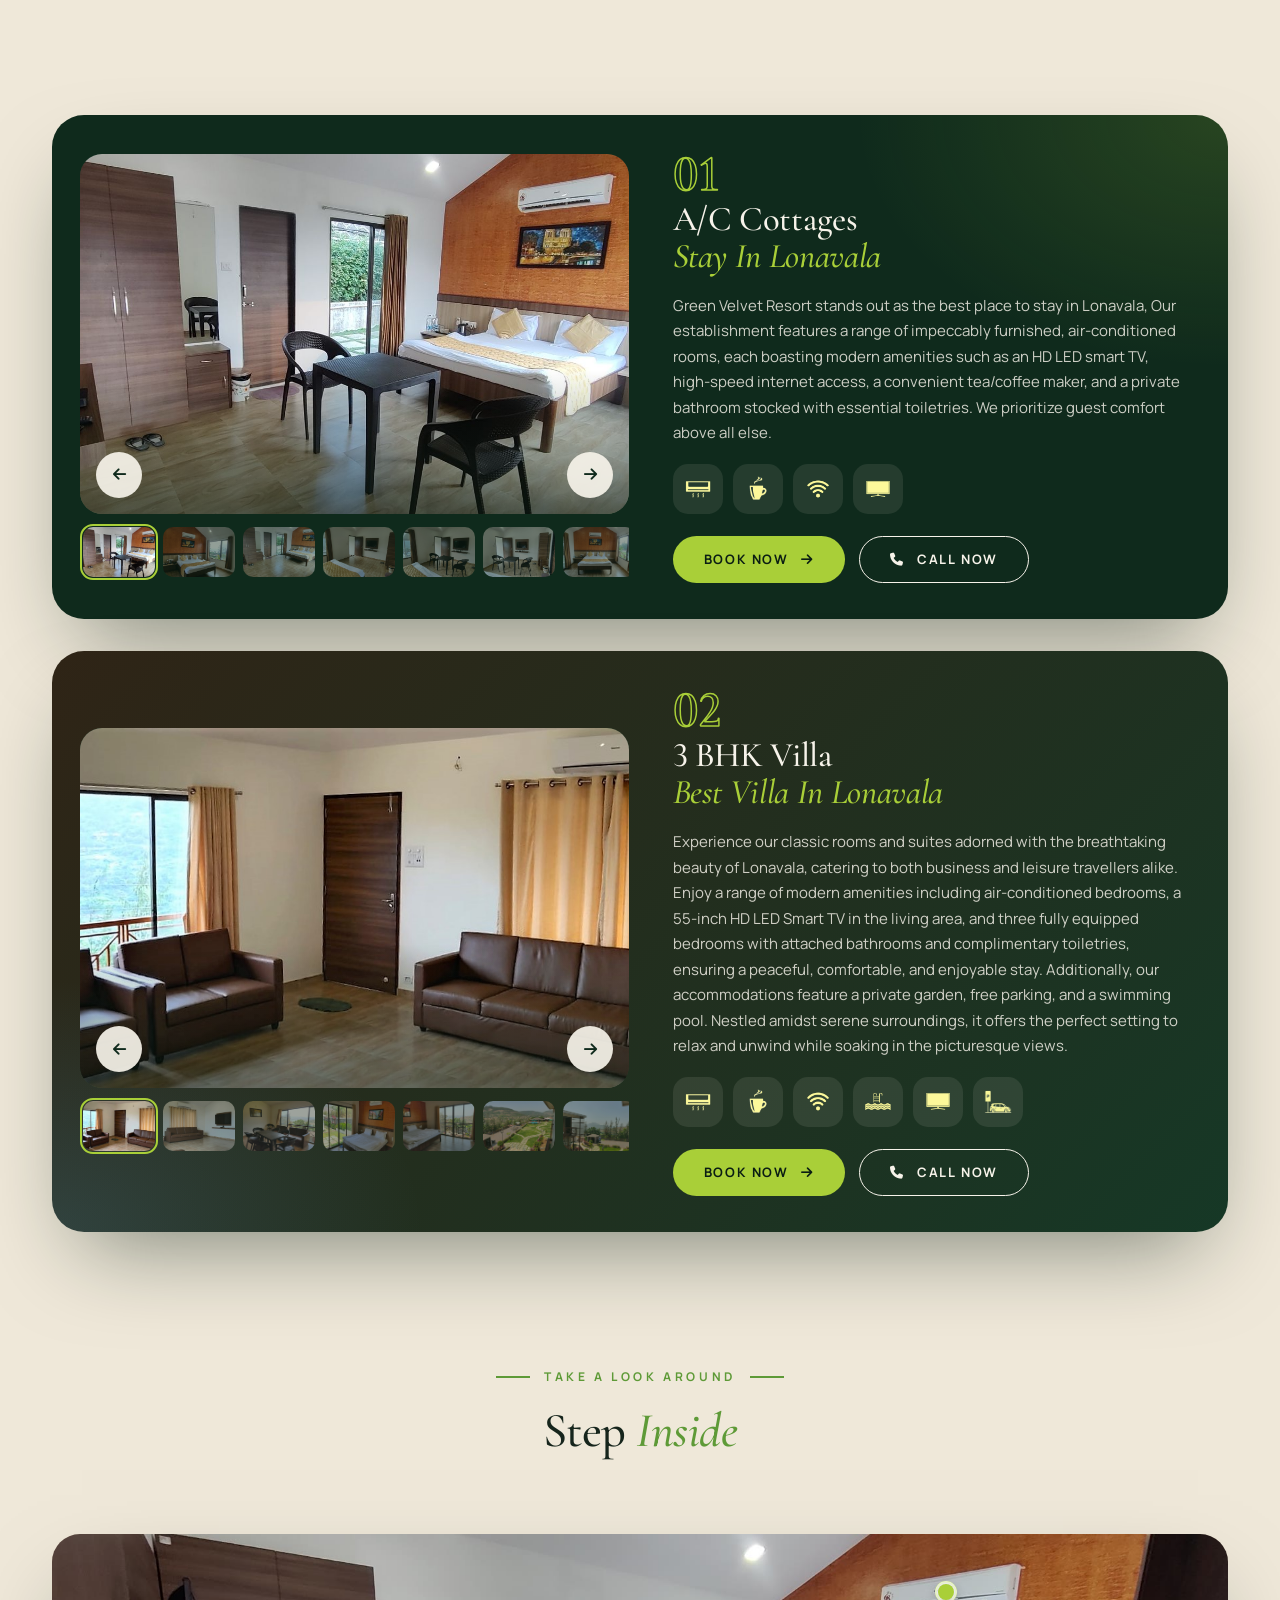
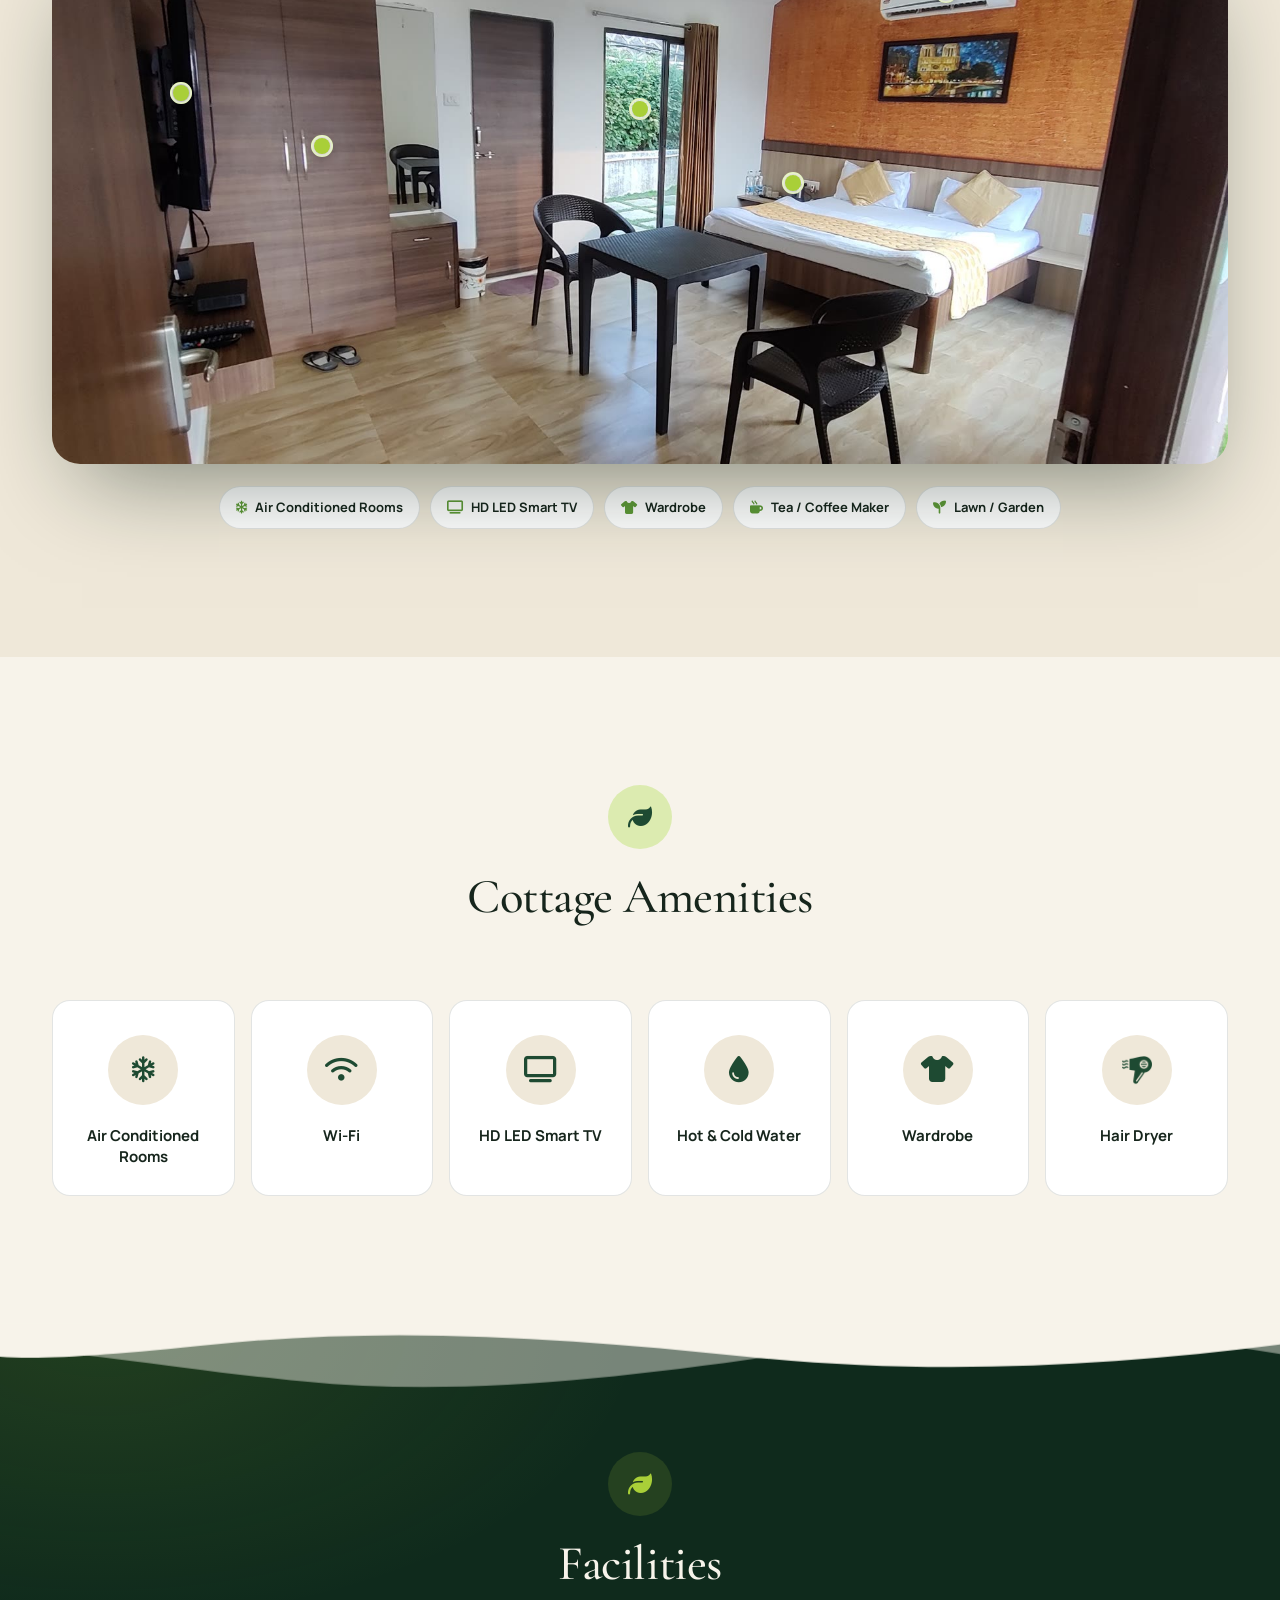
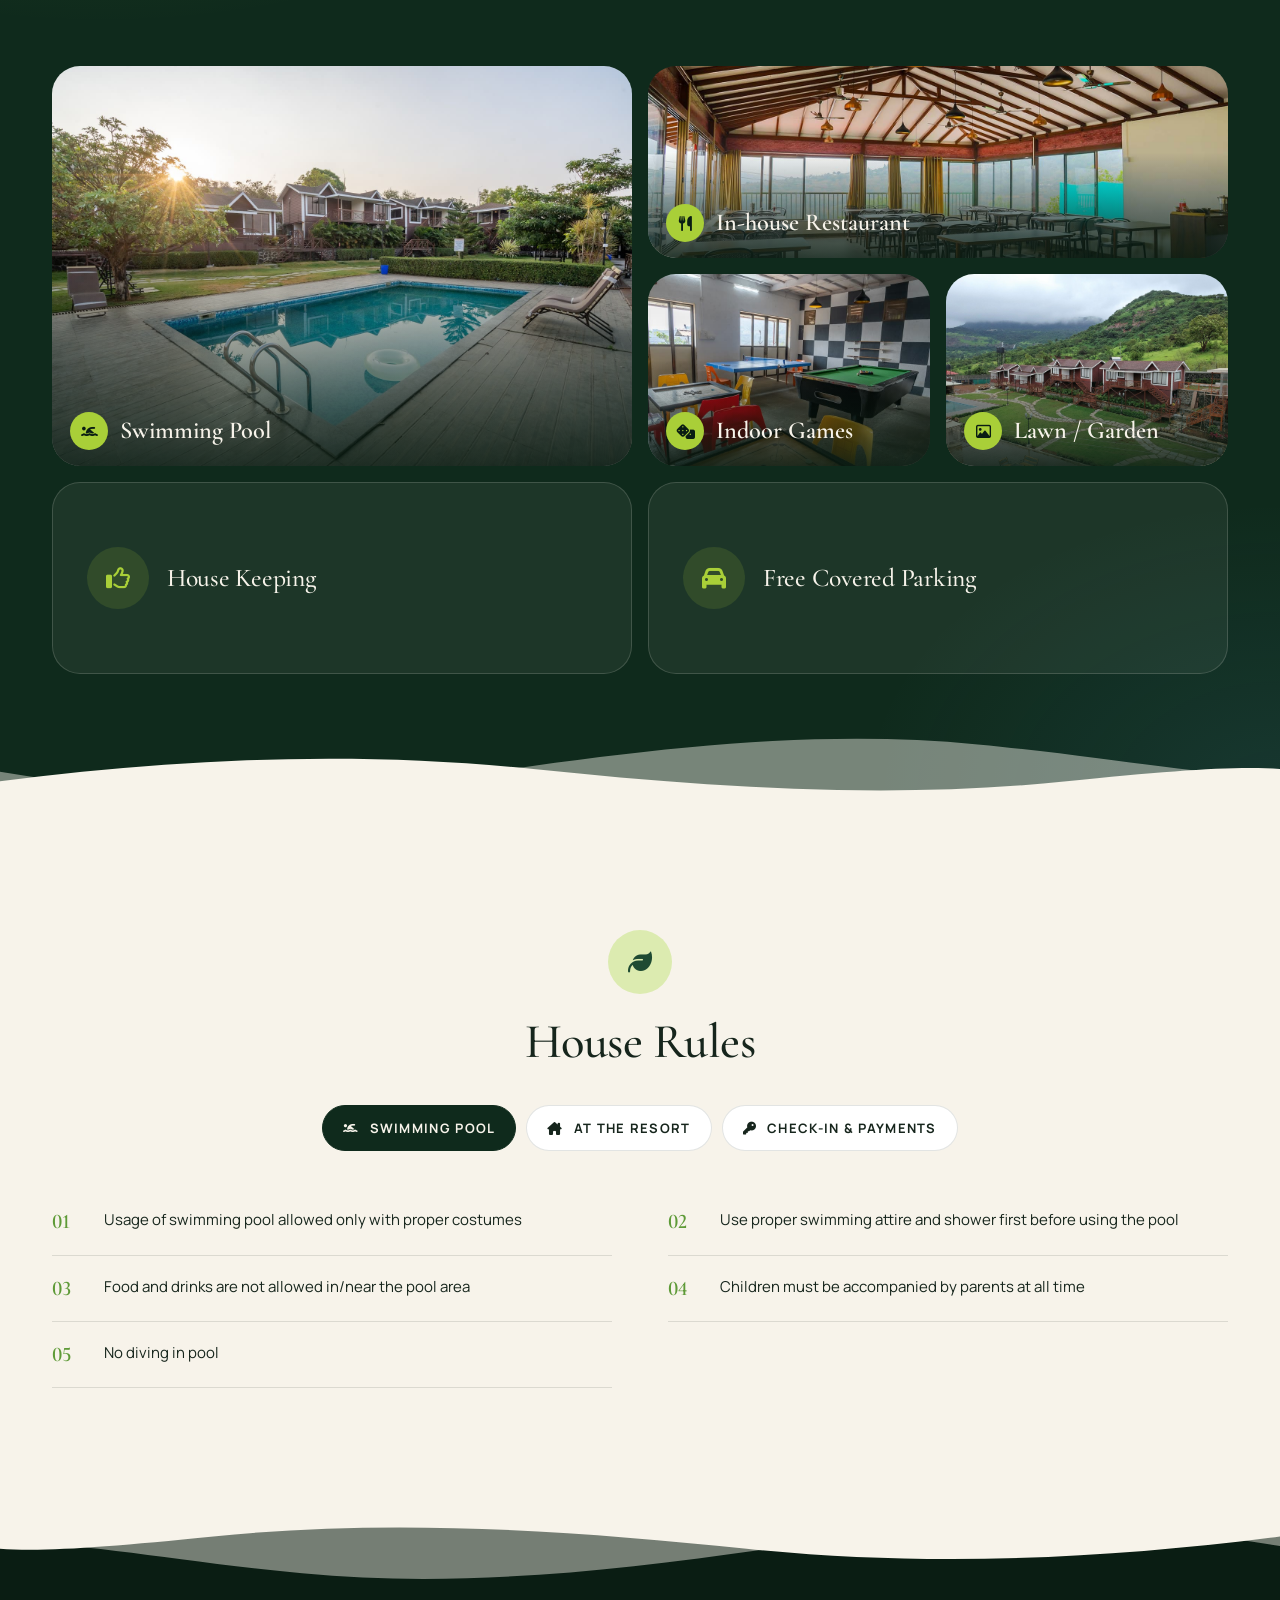
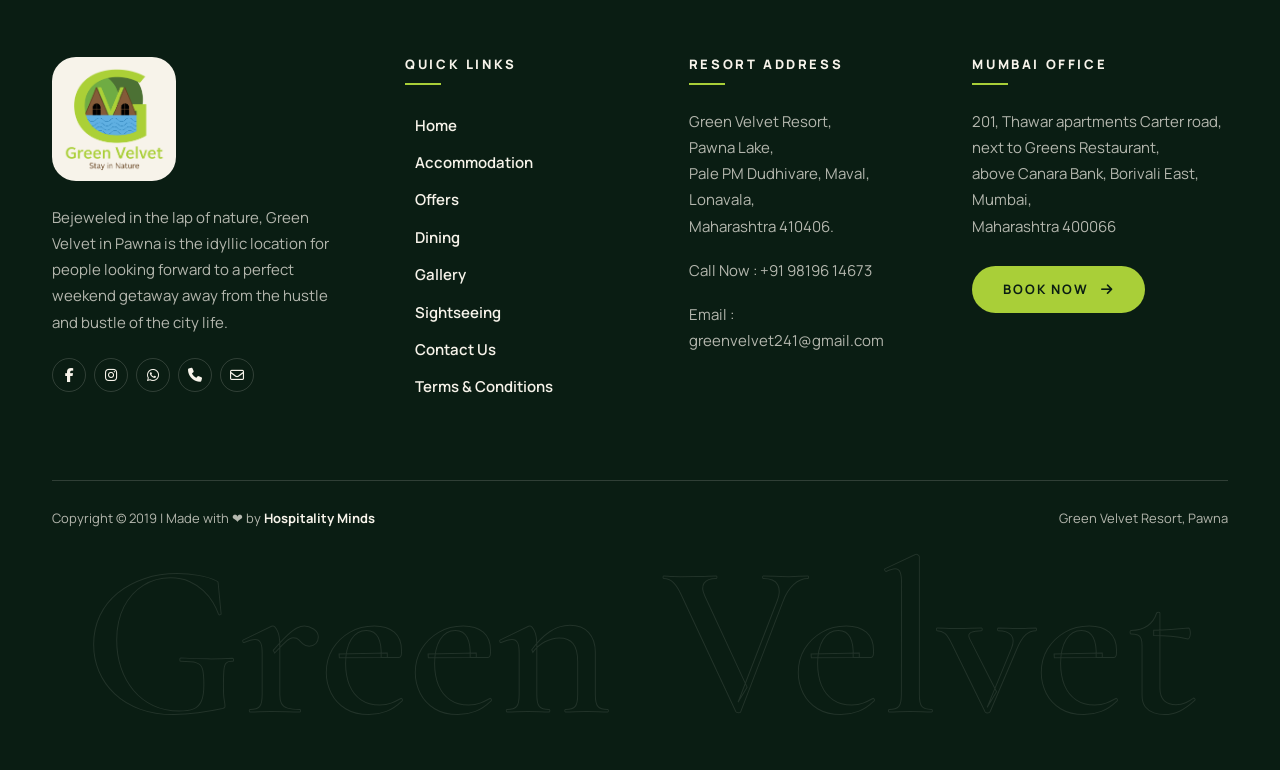
<file: accommodation.html>
<!DOCTYPE html>
<html lang="en">
<head>
  <meta charset="UTF-8">
  <meta name="viewport" content="width=device-width, initial-scale=1">
  <title>Rooms in Lonavala| Green Velvet Resort, Pawna| Stay In Lonavala</title>
  <meta name="title" content="Rooms in Lonavala| Green Velvet Resort, Pawna| Stay In Lonavala">
  <meta name="keywords" content="luxury resorts in lonavala,best villas in lonavala,best resort in lonavala,top resorts in lonavala,stay in lonavala,villas in lonavala,resorts in lonavala,pawna lake resorts,rooms in lonavala,best resort in pawna lake,best resort near pavana dam, luxury resorts near pawna lake,pawna lake resorts,luxury resort at pavana dam,best hotels in pawna lake,luxury resorts near lonavala,luxury resort in lonavala,cottages with lake view in pawna,best resorts near mumbai,3 star resorts near lonavala,resorts in lonavala,green velvet resort, pawna , green velvet resort, lonavala resort for family,lonavala resorts for couples">
  <meta name="description" content="Green Velvet Resort, Pawna provides luxurious rooms in Lonavala which are spacious and comfortable. We ensure to provide the best amenities to upscale your comfort and stay in lonavala. Book your stay today!">
  <link rel="canonical" href="https://greenvelvetresort.in/accommodation.html">
  <link rel="icon" href="img/logo.ico" type="image/x-icon">
  <link rel="apple-touch-icon" href="img/GreenVelvet/logo_3.png">
  <meta name="theme-color" content="#0f2a1c">
  <link rel="preconnect" href="https://fonts.googleapis.com">
  <link rel="preconnect" href="https://fonts.gstatic.com" crossorigin>
  <link rel="stylesheet" href="https://fonts.googleapis.com/css2?family=Cormorant+Garamond:ital,wght@0,400;0,500;0,600;0,700;1,400;1,500;1,600&amp;family=Manrope:wght@400;500;600;700;800&amp;display=swap">
  <link rel="stylesheet" href="https://cdnjs.cloudflare.com/ajax/libs/font-awesome/6.5.2/css/all.min.css" referrerpolicy="no-referrer">
  <link rel="stylesheet" href="css/style.css?v=20261030f">
  <link rel="preload" as="image" href="img/latest/3.jpg">
  <!-- Google tag (gtag.js) -->
  <script async src="https://www.googletagmanager.com/gtag/js?id=G-3RBBYKK4RE"></script>
  <script>
    window.dataLayer = window.dataLayer || [];
    function gtag(){dataLayer.push(arguments);}
    gtag('js', new Date());
    gtag('config', 'G-3RBBYKK4RE');
    gtag('config', 'AW-300514850');
    // Event snippet for Page conversion page
    gtag('event', 'conversion', {'send_to': 'AW-300514850/C9sfCMSIvpYZEKL8pY8B'});
  </script>
</head>
<body>
  <a class="skip-link" href="#main">Skip to content</a>

  <div class="preloader" aria-hidden="true">
    <div class="preloader__inner">
      <img class="preloader__logo" src="img/GreenVelvet/logo_2.png" alt="">
      <svg class="preloader__wave" viewBox="0 0 120 20"><path d="M2 10 Q 16 0 30 10 T 60 10 T 90 10 T 118 10"/></svg>
      <span class="preloader__text">Stay in Nature</span>
    </div>
  </div>
  <div class="scroll-progress" aria-hidden="true"></div>

  <header class="site-header" id="navbar" data-header>
    <div class="topbar social-bar">
      <div class="container topbar__inner">
        <div class="topbar__contact">
          <a href="tel:+919819614673"><i class="fa-solid fa-phone" aria-hidden="true"></i> +91 98196 14673</a>
          <a class="hide-sm" href="mailto:greenvelvet241@gmail.com"><i class="fa-regular fa-envelope" aria-hidden="true"></i> greenvelvet241@gmail.com</a>
        </div>
        <ul class="social">
          <li><a href="https://www.facebook.com/greenvelvetresort/" target="_blank" rel="noopener" aria-label="Facebook"><i class="fa-brands fa-facebook-f"></i></a></li>
          <li><a href="https://www.instagram.com/greenvelvetresort/" target="_blank" rel="noopener" aria-label="Instagram"><i class="fa-brands fa-instagram"></i></a></li>
          <li><a href="https://wa.me/919819614673" target="_blank" rel="noopener" aria-label="WhatsApp"><i class="fa-brands fa-whatsapp"></i></a></li>
        </ul>
      </div>
    </div>
    <div class="container navbar">
      <a class="brand" href="index.html" aria-label="Green Velvet Resort, Pawna &ndash; Home">
        <img src="img/GreenVelvet/logo_2.png" alt="Best Resorts in Pawna" width="133" height="137">
      </a>
      <nav class="nav" id="site-nav" aria-label="Main">
        <a class="nav__link" style="--i:0" title="Best Resorts in Pawna" href="index.html">Home</a>
        <a class="nav__link" style="--i:1" title="Luxury Resorts near Lonavala" href="accommodation.html" aria-current="page">Accommodation</a>
        <a class="nav__link" style="--i:2" title="Best Resorts near Lonavala" href="offers.html">Offers</a>
        <a class="nav__link" style="--i:3" title="Pure Veg Resorts near Lonavala" href="dining.html">Dining</a>
        <a class="nav__link" style="--i:4" title="Best Resorts near Lonavala" href="gallery.html">Gallery</a>
        <a class="nav__link" style="--i:5" title="Best Resorts near Lonavala" href="sightseeing.html">Sightseeing</a>
        <a class="nav__link" style="--i:6" title="Best Resorts near Pawna Lake" href="contact.html">Contact Us</a>
        <a class="btn nav__cta" style="--i:7" href="https://GreenVelvetresort.bookmystay.io?utm_source=webShare">Book Now <i class="fa-solid fa-arrow-right" aria-hidden="true"></i></a>
        <div class="nav__extra" style="--i:8">
          <a href="tel:+919819614673"><i class="fa-solid fa-phone" aria-hidden="true"></i> +91 98196 14673</a>
          <a href="mailto:greenvelvet241@gmail.com"><i class="fa-regular fa-envelope" aria-hidden="true"></i> greenvelvet241@gmail.com</a>
        </div>
      </nav>
      <button class="burger" type="button" aria-controls="site-nav" aria-expanded="false" aria-label="Open menu"><span></span><span></span><span></span></button>
    </div>
  </header>

  <main id="main">
  <section class="page-hero">
    <div class="page-hero__media" data-parallax="0.3"><img src="img/latest/3.jpg" alt="" fetchpriority="high"></div>
    <div class="container page-hero__content">
      <nav class="breadcrumb" aria-label="Breadcrumb" data-reveal="up"><a href="index.html">Home</a><span aria-hidden="true">/</span><span>Accommodation</span></nav>
      <h1 class="page-hero__title" data-split>Cottages in Pawna</h1>
      <p class="page-hero__sub" data-reveal="up" style="--d:.55s">Comfortable cottages and best villas in pawna for a nature filled Vacation.</p>
    </div>
    <canvas class="fireflies" data-fireflies="26" aria-hidden="true"></canvas>
    <svg class="wave wave--bottom" viewBox="0 0 1440 100" preserveAspectRatio="none" aria-hidden="true"><path fill="currentColor" d="M-60,46 C140,96 340,96 540,62 C740,28 920,4 1100,24 C1280,44 1380,74 1500,62 L1500,100 L-60,100 Z"/><path fill="currentColor" d="M0,72 C200,42 400,32 600,56 C800,80 1000,96 1200,72 C1320,58 1390,52 1440,56 L1440,100 L0,100 Z"/></svg>
  </section>

  <div class="container room-picker" data-stagger>
    <a class="room-pick" href="#ac-c" data-reveal="up">
      <img src="images/Cottage1.jpeg" alt="" loading="lazy">
      <span><small>Stay In Lonavala</small><strong>A/C Cottages</strong></span>
      <span class="circle-arrow" aria-hidden="true"><i class="fa-solid fa-arrow-right" aria-hidden="true"></i></span>
    </a>
    <a class="room-pick" href="#3-bhk" data-reveal="up">
      <img src="img/GreenVelvet/75.jpeg" alt="" loading="lazy">
      <span><small>Best Villa In Lonavala</small><strong>3 BHK Villa</strong></span>
      <span class="circle-arrow" aria-hidden="true"><i class="fa-solid fa-arrow-right" aria-hidden="true"></i></span>
    </a>
  </div>

  <nav class="subnav" data-subnav aria-label="On this page">
    <div class="subnav__track">
      <span class="subnav__ink" aria-hidden="true"></span>
      <a href="#rooms-suites">Rooms &amp; Suites</a>
      <a href="#ac-c">A/C Cottages</a>
      <a href="#3-bhk">3 BHK Villa</a>
      <a href="#step-inside">Step Inside</a>
      <a href="#amenities">Amenities</a>
      <a href="#facilities">Facilities</a>
      <a href="#house-rules">House Rules</a>
    </div>
  </nav>

  <section class="section" id="rooms-suites">
    <div class="container split split--media-wide">
      <div class="split__text">
        <p class="eyebrow" data-reveal="up">Green Velvet Resort, Pawna</p>
        <h2 class="title-lg" data-reveal="up">Rooms &amp; <span class="accent">Suites</span></h2>
        <p data-scrub>Green Velvet Resort, a luxury villa in Lonavala, features modern rooms and suites with
          breathtaking views of the neighbouring hills and calm Pawna Lake. Our Villa rooms prioritise guest comfort,
          with cutting-edge features to ensure an enjoyable stay.</p>
        <div class="btn-row" data-reveal="up" style="margin-top:34px">
          <a class="btn btn--dark" data-magnetic href="https://GreenVelvetresort.bookmystay.io?utm_source=webShare">Book Now <i class="fa-solid fa-arrow-right" aria-hidden="true"></i></a>
          <a class="btn btn--outline" href="tel:+919819614673"><i class="fa-solid fa-phone" aria-hidden="true"></i> Call Now</a>
        </div>
      </div>
      <div class="split__media frame frame--right" data-reveal="right">
        <div class="slider" data-slider data-interval="3800" id="demo">
          <div class="slider__viewport" style="--ratio: 16 / 10">
            <figure class="slider__slide is-active"><img src="img/GreenVelvet/56.jpeg" alt="Best Resorts in Lonavala"></figure>
            <figure class="slider__slide"><img src="img/GreenVelvet/75.jpeg" alt="Best Resorts in Lonavala" loading="lazy"></figure>
            <figure class="slider__slide"><img src="img/GreenVelvet/57.jpeg" alt="Luxury Resorts in Lonavala" loading="lazy"></figure>
            <figure class="slider__slide"><img src="img/GreenVelvet/52.jpeg" alt="Luxury Resorts in Lonavala" loading="lazy"></figure>
          </div>
          <div class="slider__progress"><span></span></div>
          <div class="slider__ui">
            <button class="slider__btn" type="button" data-prev aria-label="Previous slide"><i class="fa-solid fa-arrow-left" aria-hidden="true"></i></button>
            <div class="slider__dots"></div>
            <button class="slider__btn" type="button" data-next aria-label="Next slide"><i class="fa-solid fa-arrow-right" aria-hidden="true"></i></button>
          </div>
        </div>
      </div>
    </div>
  </section>

  <section class="section section--alt rooms-container">
    <div class="container" data-stack>
      <span class="room-anchor" id="ac-c"></span>
      <article class="room-panel">
        <div class="room-panel__media">
          <div class="slider" data-slider data-thumbs data-interval="3500" id="demo1">
            <div class="slider__viewport">
              <figure class="slider__slide is-active"><img src="img/ac-cottage1.jpg" alt="Best Resorts in Lonavala" loading="lazy"></figure>
              <figure class="slider__slide"><img src="img/ac-cottage2.jpg" alt="Luxury Resorts in Lonavala" loading="lazy"></figure>
              <figure class="slider__slide"><img src="img/ac-cottage3.jpg" alt="Luxury Resorts in Lonavala" loading="lazy"></figure>
              <figure class="slider__slide"><img src="img/ac-cottage4.jpg" alt="Luxury Resorts in Lonavala" loading="lazy"></figure>
              <figure class="slider__slide"><img src="img/ac-cottage5.jpg" alt="Luxury Resorts in Lonavala" loading="lazy"></figure>
              <figure class="slider__slide"><img src="img/ac-cottage6.jpg" alt="Luxury Resorts in Lonavala" loading="lazy"></figure>
              <figure class="slider__slide"><img src="images/Cottage1.jpeg" alt="Luxury Resorts in Lonavala" loading="lazy"></figure>
              <figure class="slider__slide"><img src="images/Cottage2.jpeg" alt="Luxury Resorts in Lonavala" loading="lazy"></figure>
              <figure class="slider__slide"><img src="images/Cottage3.jpeg" alt="Luxury Resorts in Lonavala" loading="lazy"></figure>
            </div>
            <div class="slider__progress"><span></span></div>
            <div class="slider__ui">
              <button class="slider__btn" type="button" data-prev aria-label="Previous slide"><i class="fa-solid fa-arrow-left" aria-hidden="true"></i></button>
              <div class="slider__dots"></div>
              <button class="slider__btn" type="button" data-next aria-label="Next slide"><i class="fa-solid fa-arrow-right" aria-hidden="true"></i></button>
            </div>
          </div>
        </div>
        <div class="room-panel__text">
          <span class="room-feature__index" aria-hidden="true" data-reveal="up">01</span>
          <h2 class="room-feature__title" data-reveal="up">A/C Cottages<br><span class="accent">Stay In Lonavala</span></h2>
          <p data-reveal="up">Green Velvet Resort stands out as the best place to stay in Lonavala, Our establishment
            features a range of impeccably furnished, air-conditioned rooms, each boasting modern amenities such as an HD
            LED smart TV, high-speed internet access, a convenient tea/coffee maker, and a private bathroom stocked with
            essential toiletries. We prioritize guest comfort above all else.</p>
          <ul class="amenity-icons" data-stagger>
            <li data-reveal="zoom" title="Air conditioned"><img src="img/Ac.png" alt="Air conditioned" loading="lazy"></li>
            <li data-reveal="zoom" title="Tea / coffee maker"><img src="img/Coffe-cup.png" alt="Tea / coffee maker" loading="lazy"></li>
            <li data-reveal="zoom" title="Wi-Fi"><img src="img/wifi.png" alt="Wi-Fi" loading="lazy"></li>
            <li data-reveal="zoom" title="HD LED smart TV"><img src="img/TV.png" alt="HD LED smart TV" loading="lazy"></li>
          </ul>
          <div class="btn-row" data-reveal="up">
            <a class="btn" href="contact.html">Book Now <i class="fa-solid fa-arrow-right" aria-hidden="true"></i></a>
            <a class="btn btn--outline" href="tel:+919819614673"><i class="fa-solid fa-phone" aria-hidden="true"></i> Call Now</a>
          </div>
        </div>
      </article>
      <span class="room-anchor" id="3-bhk"></span>
      <article class="room-panel room-panel--alt">
        <div class="room-panel__media">
          <div class="slider" data-slider data-thumbs data-interval="3700" id="demo2">
            <div class="slider__viewport">
              <figure class="slider__slide is-active"><img src="img/GreenVelvet/75.jpeg" alt="Best Resorts in Lonavala" loading="lazy"></figure>
              <figure class="slider__slide"><img src="img/GreenVelvet/52.jpeg" alt="Luxury Resorts in Lonavala" loading="lazy"></figure>
              <figure class="slider__slide"><img src="images/Accommodation1.jpeg" alt="Luxury Resorts in Lonavala" loading="lazy"></figure>
              <figure class="slider__slide"><img src="images/Accommodation2.jpg" alt="Luxury Resorts in Lonavala" loading="lazy"></figure>
              <figure class="slider__slide"><img src="images/Accommodation3.jpeg" alt="Luxury Resorts in Lonavala" loading="lazy"></figure>
              <figure class="slider__slide"><img src="images/Accommodation4.jpeg" alt="Luxury Resorts in Lonavala" loading="lazy"></figure>
              <figure class="slider__slide"><img src="images/Accommodation5.jpeg" alt="Luxury Resorts in Lonavala" loading="lazy"></figure>
            </div>
            <div class="slider__progress"><span></span></div>
            <div class="slider__ui">
              <button class="slider__btn" type="button" data-prev aria-label="Previous slide"><i class="fa-solid fa-arrow-left" aria-hidden="true"></i></button>
              <div class="slider__dots"></div>
              <button class="slider__btn" type="button" data-next aria-label="Next slide"><i class="fa-solid fa-arrow-right" aria-hidden="true"></i></button>
            </div>
          </div>
        </div>
        <div class="room-panel__text">
          <span class="room-feature__index" aria-hidden="true" data-reveal="up">02</span>
          <h2 class="room-feature__title" data-reveal="up">3 BHK Villa<br><span class="accent">Best Villa In Lonavala</span></h2>
          <p data-reveal="up">Experience our classic rooms and suites adorned with the breathtaking beauty of Lonavala,
            catering to both business and leisure travellers alike. Enjoy a range of modern amenities including
            air-conditioned bedrooms, a 55-inch HD LED Smart TV in the living area, and three fully equipped bedrooms with
            attached bathrooms and complimentary toiletries, ensuring a peaceful, comfortable, and enjoyable stay.
            Additionally, our accommodations feature a private garden, free parking, and a swimming pool. Nestled amidst
            serene surroundings, it offers the perfect setting to relax and unwind while soaking in the picturesque
            views.</p>
          <ul class="amenity-icons" data-stagger>
            <li data-reveal="zoom" title="Air conditioned"><img src="img/Ac.png" alt="Air conditioned" loading="lazy"></li>
            <li data-reveal="zoom" title="Tea / coffee maker"><img src="img/Coffe-cup.png" alt="Tea / coffee maker" loading="lazy"></li>
            <li data-reveal="zoom" title="Wi-Fi"><img src="img/wifi.png" alt="Wi-Fi" loading="lazy"></li>
            <li data-reveal="zoom" title="Swimming pool"><img src="img/Pool.png" alt="Swimming pool" loading="lazy"></li>
            <li data-reveal="zoom" title="HD LED smart TV"><img src="img/TV.png" alt="HD LED smart TV" loading="lazy"></li>
            <li data-reveal="zoom" title="Free parking"><img src="img/parking.png" alt="Free parking" loading="lazy"></li>
          </ul>
          <div class="btn-row" data-reveal="up">
            <a class="btn" href="contact.html">Book Now <i class="fa-solid fa-arrow-right" aria-hidden="true"></i></a>
            <a class="btn btn--outline" href="tel:+919819614673"><i class="fa-solid fa-phone" aria-hidden="true"></i> Call Now</a>
          </div>
        </div>
      </article>
    </div>
  </section>

  <section class="section section--alt tour" id="step-inside">
    <div class="container" data-tour>
      <div class="section-head">
        <p class="eyebrow eyebrow--center" data-reveal="up">Take a look around</p>
        <h2 class="title-lg" data-reveal="up">Step <span class="accent">Inside</span></h2>
      </div>
      <div class="tour__stage" data-reveal="zoom">
        <div class="tour__media">
          <img src="img/Gallery/gv-suite.jpg" alt="Inside an A/C cottage at Green Velvet Resort" width="1800" height="812" loading="lazy">
            <button class="pin" type="button" style="--x:76%;--y:11%" data-side="left" aria-label="Air Conditioned Rooms">
              <span class="pin__dot"></span>
              <span class="pin__card"><i class="fa-regular fa-snowflake" aria-hidden="true"></i>Air Conditioned Rooms</span>
            </button>
            <button class="pin" type="button" style="--x:11%;--y:30%" aria-label="HD LED Smart TV">
              <span class="pin__dot"></span>
              <span class="pin__card"><i class="fa-solid fa-tv" aria-hidden="true"></i>HD LED Smart TV</span>
            </button>
            <button class="pin" type="button" style="--x:23%;--y:40%" aria-label="Wardrobe">
              <span class="pin__dot"></span>
              <span class="pin__card"><i class="fa-solid fa-shirt" aria-hidden="true"></i>Wardrobe</span>
            </button>
            <button class="pin" type="button" style="--x:63%;--y:47%" data-side="left" aria-label="Tea / Coffee Maker">
              <span class="pin__dot"></span>
              <span class="pin__card"><i class="fa-solid fa-mug-hot" aria-hidden="true"></i>Tea / Coffee Maker</span>
            </button>
            <button class="pin" type="button" style="--x:50%;--y:33%" data-side="left" aria-label="Lawn / Garden">
              <span class="pin__dot"></span>
              <span class="pin__card"><i class="fa-solid fa-seedling" aria-hidden="true"></i>Lawn / Garden</span>
            </button>
        </div>
      </div>
      <div class="tour__legend"></div>
    </div>
  </section>

  <section class="section amenities" id="amenities">
    <div class="container">
      <div class="section-head">
        <span class="section-icon" aria-hidden="true" data-reveal="zoom"><i class="fa-solid fa-leaf"></i></span>
        <h2 class="title-lg" data-reveal="up">Cottage Amenities</h2>
      </div>
      <div class="icon-grid" data-stagger>
        <div class="icon-card" data-reveal="up" data-tilt>
          <div class="icon-card__icon"><i class="fa-regular fa-snowflake" aria-hidden="true"></i></div>
          <h3>Air Conditioned Rooms</h3>
        </div>
        <div class="icon-card" data-reveal="up" data-tilt>
          <div class="icon-card__icon"><i class="fa-solid fa-wifi" aria-hidden="true"></i></div>
          <h3>Wi-Fi</h3>
        </div>
        <div class="icon-card" data-reveal="up" data-tilt>
          <div class="icon-card__icon"><i class="fa-solid fa-tv" aria-hidden="true"></i></div>
          <h3>HD LED Smart TV</h3>
        </div>
        <div class="icon-card" data-reveal="up" data-tilt>
          <div class="icon-card__icon"><i class="fa-solid fa-droplet" aria-hidden="true"></i></div>
          <h3>Hot &amp; Cold Water</h3>
        </div>
        <div class="icon-card" data-reveal="up" data-tilt>
          <div class="icon-card__icon"><i class="fa-solid fa-shirt" aria-hidden="true"></i></div>
          <h3>Wardrobe</h3>
        </div>
        <div class="icon-card" data-reveal="up" data-tilt>
          <div class="icon-card__icon"><span class="icon-mask" style="--icon:url('../img/hairdryer.png')" role="img" aria-label="Hair dryer"></span></div>
          <h3>Hair Dryer</h3>
        </div>
      </div>
    </div>
  </section>

  <section class="section section--dark facilities" id="facilities">
    <svg class="wave wave--top" viewBox="0 0 1440 100" preserveAspectRatio="none" aria-hidden="true"><path fill="currentColor" d="M-60,46 C140,96 340,96 540,62 C740,28 920,4 1100,24 C1280,44 1380,74 1500,62 L1500,100 L-60,100 Z"/><path fill="currentColor" d="M0,72 C200,42 400,32 600,56 C800,80 1000,96 1200,72 C1320,58 1390,52 1440,56 L1440,100 L0,100 Z"/></svg>
    <div class="container">
      <div class="section-head">
        <span class="section-icon" aria-hidden="true" data-reveal="zoom"><i class="fa-solid fa-leaf"></i></span>
        <h2 class="title-lg" data-reveal="up">Facilities</h2>
      </div>
      <div class="bento" data-stagger>
        <figure class="bento__tile bento__tile--xl" data-reveal="up">
          <img src="img/nature/sunset-pool.jpg" alt="Swimming pool at Green Velvet Resort" loading="lazy">
          <figcaption><i class="fa-solid fa-person-swimming" aria-hidden="true"></i>Swimming Pool</figcaption>
        </figure>
        <figure class="bento__tile bento__tile--wide" data-reveal="up">
          <img src="img/new/13.jpg" alt="'Flavours' in-house restaurant" loading="lazy">
          <figcaption><i class="fa-solid fa-utensils" aria-hidden="true"></i>In-house Restaurant</figcaption>
        </figure>
        <figure class="bento__tile" data-reveal="up">
          <img src="img/Gallery/gv-games-room-sq.jpg" alt="Indoor games room" loading="lazy">
          <figcaption><i class="fa-solid fa-dice" aria-hidden="true"></i>Indoor Games</figcaption>
        </figure>
        <figure class="bento__tile" data-reveal="up">
          <img src="img/Gallery/view-2-1.jpg" alt="Lawns and gardens at Green Velvet Resort" loading="lazy">
          <figcaption><i class="fa-regular fa-image" aria-hidden="true"></i>Lawn / Garden</figcaption>
        </figure>
        <div class="bento__tile bento__tile--icon" data-reveal="up">
          <i class="fa-regular fa-thumbs-up" aria-hidden="true"></i>
          <h3>House Keeping</h3>
        </div>
        <div class="bento__tile bento__tile--icon" data-reveal="up">
          <i class="fa-solid fa-car" aria-hidden="true"></i>
          <h3>Free Covered Parking</h3>
        </div>
      </div>
    </div>
    <svg class="wave wave--bottom" viewBox="0 0 1440 100" preserveAspectRatio="none" aria-hidden="true"><path fill="currentColor" d="M-60,46 C140,96 340,96 540,62 C740,28 920,4 1100,24 C1280,44 1380,74 1500,62 L1500,100 L-60,100 Z"/><path fill="currentColor" d="M0,72 C200,42 400,32 600,56 C800,80 1000,96 1200,72 C1320,58 1390,52 1440,56 L1440,100 L0,100 Z"/></svg>
  </section>

  <section class="section house-rules" id="house-rules">
    <div class="container" data-tabs>
      <div class="section-head" style="margin-bottom:clamp(24px,3vw,36px)">
        <span class="section-icon" aria-hidden="true" data-reveal="zoom"><i class="fa-solid fa-leaf"></i></span>
        <h2 class="title-lg" data-reveal="up">House Rules</h2>
      </div>
      <div class="rules-tabs" role="tablist" aria-label="House rules">
        <button class="filter" type="button" role="tab" id="rules-tab-0" aria-controls="rules-panel-0"><i class="fa-solid fa-person-swimming" aria-hidden="true"></i> Swimming Pool</button>
        <button class="filter" type="button" role="tab" id="rules-tab-1" aria-controls="rules-panel-1"><i class="fa-solid fa-house-chimney" aria-hidden="true"></i> At the Resort</button>
        <button class="filter" type="button" role="tab" id="rules-tab-2" aria-controls="rules-panel-2"><i class="fa-solid fa-key" aria-hidden="true"></i> Check-in &amp; Payments</button>
      </div>
      <div class="rules-panel" role="tabpanel" id="rules-panel-0" aria-labelledby="rules-tab-0">
        <ul class="rules">
          <li><p>Usage of swimming pool allowed only with proper costumes</p></li>
          <li><p>Use proper swimming attire and shower first before using the pool</p></li>
          <li><p>Food and drinks are not allowed in/near the pool area</p></li>
          <li><p>Children must be accompanied by parents at all time</p></li>
          <li><p>No diving in pool</p></li>
        </ul>
      </div>
      <div class="rules-panel" role="tabpanel" id="rules-panel-1" aria-labelledby="rules-tab-1">
        <ul class="rules">
          <li><p>Smoking inside the rooms is not allowed</p></li>
          <li><p>Pets are not allowed</p></li>
          <li><p>No littering and plucking the plants</p></li>
          <li><p>Kindly note the market is 8kms from the property, if the guest wish to order or buy something they need to pay in advance and also bare the travelling charges</p></li>
          <li><p>Drinking is allowed inside the rooms and balcony</p></li>
          <li><p>Any Damage caused to the property will be charged accordingly</p></li>
          <li><p>No Loud music is allowed at the property</p></li>
          <li><p>Please approach the reception for any concern</p></li>
          <li><p>Breakfast will be served between 8 am- 10.00 am. For Jain Meals, prior intimation is expected</p></li>
        </ul>
      </div>
      <div class="rules-panel" role="tabpanel" id="rules-panel-2" aria-labelledby="rules-tab-2">
        <ul class="rules">
          <li><p>Valid ID proof is mandatory for the check in</p></li>
          <li><p>100 % payment to be made before the check in</p></li>
          <li><p>Any additional services availed during the stay, needs to be paid immediately</p></li>
          <li><p>Early check in/ late check out will be subject to availability and at additional cost</p></li>
          <li><p>Management reserves the right to cancel or amend the bookings at any time</p></li>
          <li><p>Bookings are refundable only before 72 hours of check-in</p></li>
        </ul>
      </div>
    </div>
  </section>
  </main>

  <footer class="site-footer">
    <svg class="wave wave--top" viewBox="0 0 1440 100" preserveAspectRatio="none" aria-hidden="true"><path fill="currentColor" d="M-60,46 C140,96 340,96 540,62 C740,28 920,4 1100,24 C1280,44 1380,74 1500,62 L1500,100 L-60,100 Z"/><path fill="currentColor" d="M0,72 C200,42 400,32 600,56 C800,80 1000,96 1200,72 C1320,58 1390,52 1440,56 L1440,100 L0,100 Z"/></svg>
    <div class="container">
      <div class="footer-grid">
        <div class="footer-about" data-reveal="up">
          <img class="footer-logo" src="img/GreenVelvet/logo_3.png" alt="GreenVelvet" width="124" height="124" loading="lazy">
          <p>Bejeweled in the lap of nature, Green Velvet in Pawna is the idyllic location for people looking forward to a
            perfect weekend getaway away from the hustle and bustle of the city life.</p>
          <ul class="social">
            <li><a href="https://www.facebook.com/greenvelvetresort/" target="_blank" rel="noopener" aria-label="Facebook"><i class="fa-brands fa-facebook-f"></i></a></li>
            <li><a href="https://www.instagram.com/greenvelvetresort/" target="_blank" rel="noopener" aria-label="Instagram"><i class="fa-brands fa-instagram"></i></a></li>
            <li><a href="https://wa.me/919819614673" target="_blank" rel="noopener" aria-label="WhatsApp"><i class="fa-brands fa-whatsapp"></i></a></li>
            <li><a href="tel:+919819614673" aria-label="Call"><i class="fa-solid fa-phone"></i></a></li>
            <li><a href="mailto:greenvelvet241@gmail.com" aria-label="Email"><i class="fa-regular fa-envelope"></i></a></li>
          </ul>
        </div>
        <div data-reveal="up" style="--d:.1s">
          <h2 class="footer-title">Quick Links</h2>
          <ul class="footer-links">
            <li><a href="index.html">Home</a></li>
            <li><a href="accommodation.html">Accommodation</a></li>
            <li><a href="offers.html">Offers</a></li>
            <li><a href="dining.html">Dining</a></li>
            <li><a href="gallery.html">Gallery</a></li>
            <li><a href="sightseeing.html">Sightseeing</a></li>
            <li><a href="contact.html">Contact Us</a></li>
            <li><a href="terms-and-conditions.html">Terms &amp; Conditions</a></li>
          </ul>
        </div>
        <div data-reveal="up" style="--d:.2s">
          <h2 class="footer-title">Resort Address</h2>
          <address>Green Velvet Resort, <br>Pawna Lake, <br>Pale PM Dudhivare, Maval, <br>Lonavala,<br>Maharashtra 410406.</address>
          <p>Call Now : <a href="tel:+919819614673">+91 98196 14673</a></p>
          <p>Email : <br><a href="mailto:greenvelvet241@gmail.com">greenvelvet241@gmail.com</a></p>
        </div>
        <div data-reveal="up" style="--d:.3s">
          <h2 class="footer-title">Mumbai Office</h2>
          <address>201, Thawar apartments Carter road, <br>next to Greens Restaurant, <br>above Canara Bank, Borivali East, Mumbai,<br>Maharashtra 400066</address>
          <a class="btn" href="https://GreenVelvetresort.bookmystay.io?utm_source=webShare">Book Now <i class="fa-solid fa-arrow-right" aria-hidden="true"></i></a>
        </div>
      </div>
      <div class="footer-bottom">
        <p>Copyright &copy; 2019 | Made with <span aria-label="love">&#10084;&#65039;</span> by <strong>Hospitality Minds</strong></p>
        <p>Green Velvet Resort, Pawna</p>
      </div>
    </div>
    <div class="footer-mark" aria-hidden="true">Green Velvet</div>
  </footer>

  <aside class="social-rail" aria-label="Follow Green Velvet Resort">
    <span class="social-rail__label">Follow us</span>
    <a class="social-btn social-btn--fb" href="https://www.facebook.com/greenvelvetresort/" target="_blank" rel="noopener" aria-label="Facebook"><i class="fa-brands fa-facebook-f" aria-hidden="true"></i><span class="social-btn__tip" aria-hidden="true">Facebook</span></a>
    <a class="social-btn social-btn--ig" href="https://www.instagram.com/greenvelvetresort/" target="_blank" rel="noopener" aria-label="Instagram"><i class="fa-brands fa-instagram" aria-hidden="true"></i><span class="social-btn__tip" aria-hidden="true">Instagram</span></a>
    <span class="social-rail__sep" aria-hidden="true"></span>
    <a class="social-btn social-btn--wa" href="https://wa.me/919819614673" target="_blank" rel="noopener" aria-label="WhatsApp"><i class="fa-brands fa-whatsapp" aria-hidden="true"></i><span class="social-btn__tip" aria-hidden="true">WhatsApp</span></a>
    <a class="social-btn social-btn--call" href="tel:+919819614673" aria-label="Call the resort"><i class="fa-solid fa-phone" aria-hidden="true"></i><span class="social-btn__tip" aria-hidden="true">+91 98196 14673</span></a>
  </aside>

  <nav class="dock" aria-label="Quick actions">
    <a class="dock__item dock__item--fb" href="https://www.facebook.com/greenvelvetresort/" target="_blank" rel="noopener" aria-label="Facebook"><i class="fa-brands fa-facebook-f" aria-hidden="true"></i><span>Facebook</span></a>
    <a class="dock__item dock__item--ig" href="https://www.instagram.com/greenvelvetresort/" target="_blank" rel="noopener" aria-label="Instagram"><i class="fa-brands fa-instagram" aria-hidden="true"></i><span>Instagram</span></a>
    <a class="dock__book" href="https://GreenVelvetresort.bookmystay.io?utm_source=webShare" aria-label="Book now"><i class="fa-regular fa-calendar-check" aria-hidden="true"></i>Book</a>
    <a class="dock__item dock__item--wa" href="https://wa.me/919819614673" target="_blank" rel="noopener" aria-label="WhatsApp"><i class="fa-brands fa-whatsapp" aria-hidden="true"></i><span>WhatsApp</span></a>
    <a class="dock__item dock__item--call" href="tel:+919819614673" aria-label="Call the resort"><i class="fa-solid fa-phone" aria-hidden="true"></i><span>Call</span></a>
  </nav>
  <button class="to-top" type="button" aria-label="Back to top">
    <svg viewBox="0 0 52 52" aria-hidden="true"><circle class="to-top__track" cx="26" cy="26" r="24"/><circle class="to-top__ring" cx="26" cy="26" r="24" pathLength="1"/></svg>
    <i class="fa-solid fa-arrow-up" aria-hidden="true"></i>
  </button>

  <script src="js/main.js?v=20261030f" defer></script>
</body>
</html>
</file>
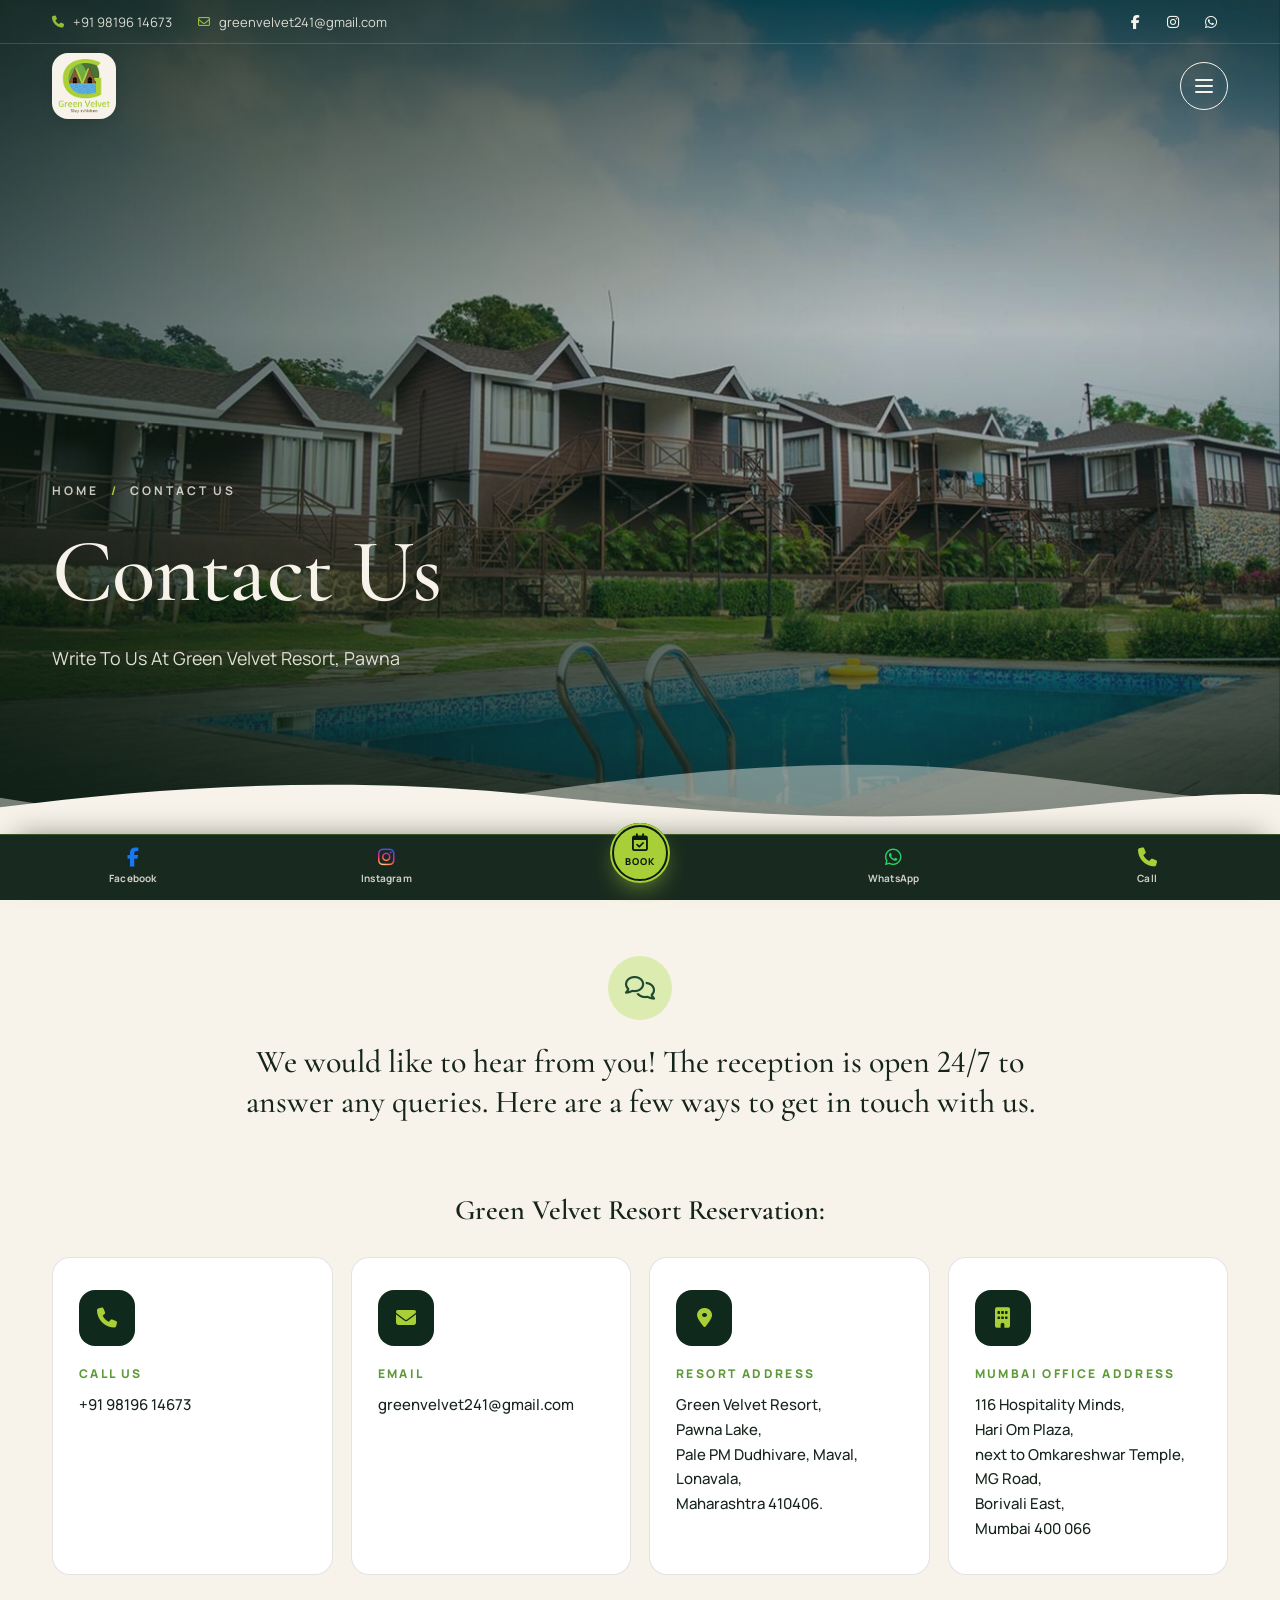
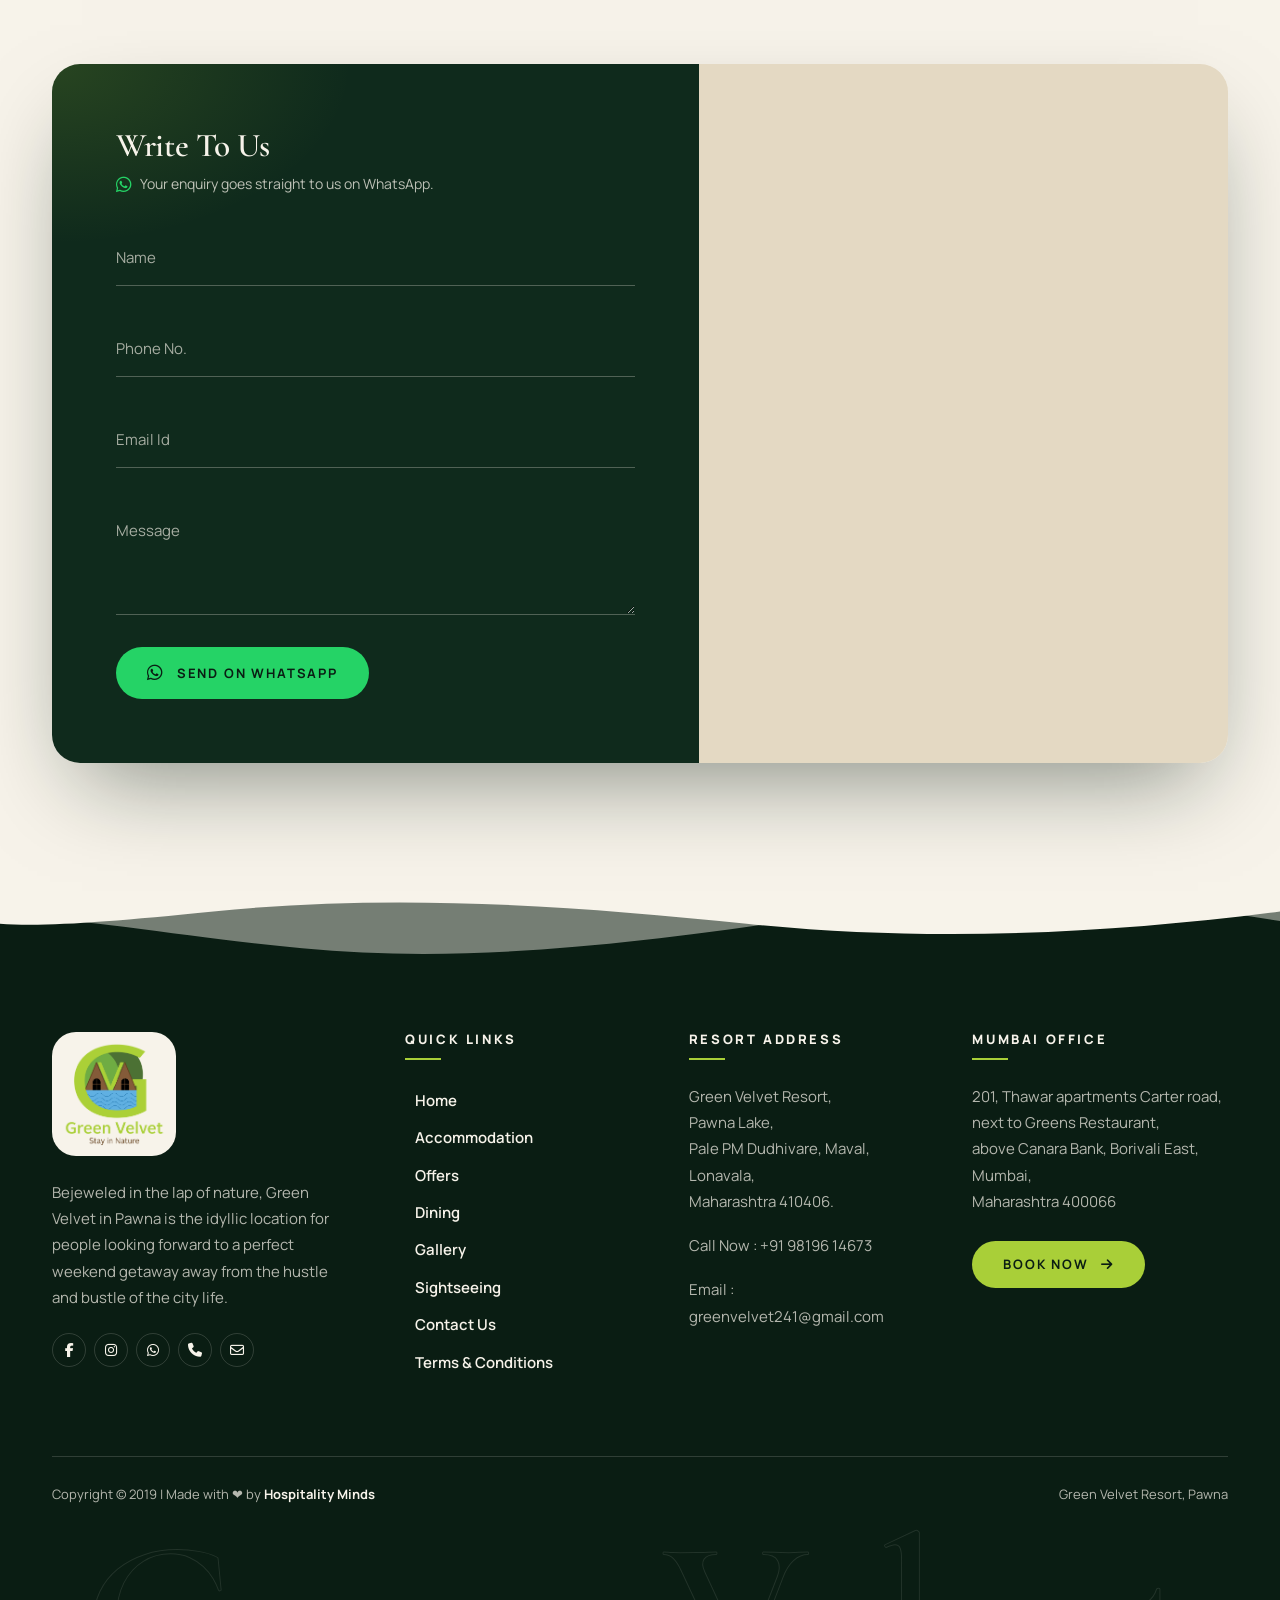
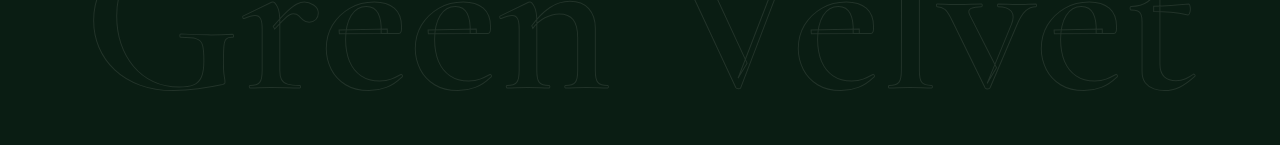
<file: contact.html>
<!DOCTYPE html>
<html lang="en">
<head>
  <meta charset="UTF-8">
  <meta name="viewport" content="width=device-width, initial-scale=1">
  <title>Top Resorts in Lonavala | Contact Us | Green Velvet Resort, Pawna</title>
  <meta name="title" content="Contact Us| Green Velvet Resort, Pawna">
  <meta name="keywords" content="luxury resorts in lonavala,best villas in lonavala,best resort in lonavala,top resorts in lonavala,stay in lonavala,villas in lonavala,resorts in lonavala,pawna lake resorts,rooms in lonavala,best resort in pawna lake,best resort near pavana dam, luxury resorts near pawna lake,pawna lake resorts,luxury resort at pavana dam,best hotels in pawna lake,luxury resorts near lonavala,luxury resort in lonavala,cottages with lake view in pawna,best resorts near mumbai,3 star resorts near lonavala,resorts in lonavala,green velvet resort, pawna , green velvet resort, lonavala resort for family,lonavala resorts for couples">
  <meta name="description" content="If you're planning to visit Green Velvet Resort, Pawna feel free to contact us regarding any information about our resort, booking, and reservation. Call us now!">
  <meta property="og:site_name" content="Green Velvet Resort">
  <meta property="og:url" content="https://greenvelvetresort.in/contact.html">
  <meta property="og:description" content="If your'e planning to visit Green Velvet Resort, Pawna, feel free to contact us regarding any information about our resort. Call us now!">
  <meta property="og:image" content="https://greenvelvetresort.in/Exterior12.jpg">
  <meta name="twitter:card" content="summary_large_image">
  <meta name="twitter:site" content="@ Green Velvet Resort, Pawna">
  <meta name="twitter:title" content="Top Resorts in Lonavala | Contact Us | Green Velvet Resort, Pawna">
  <meta name="twitter:description" content="If you're planning to visit Green Velvet Resort, Pawna, feel free to contact us regarding any information about our resort. Call us now!">
  <meta name="twitter:image" content="https://greenvelvetresort.in/Exterior12.jpg">
  <link rel="canonical" href="https://greenvelvetresort.in/contact.html">
  <link rel="icon" href="img/logo.ico" type="image/x-icon">
  <link rel="apple-touch-icon" href="img/GreenVelvet/logo_3.png">
  <meta name="theme-color" content="#0f2a1c">
  <link rel="preconnect" href="https://fonts.googleapis.com">
  <link rel="preconnect" href="https://fonts.gstatic.com" crossorigin>
  <link rel="stylesheet" href="https://fonts.googleapis.com/css2?family=Cormorant+Garamond:ital,wght@0,400;0,500;0,600;0,700;1,400;1,500;1,600&amp;family=Manrope:wght@400;500;600;700;800&amp;display=swap">
  <link rel="stylesheet" href="https://cdnjs.cloudflare.com/ajax/libs/font-awesome/6.5.2/css/all.min.css" referrerpolicy="no-referrer">
  <link rel="stylesheet" href="css/style.css?v=20261030f">
  <link rel="preload" as="image" href="img/new/9.jpg">
  <script type="application/ld+json">
{
  "@context": "http://schema.org",
  "@type": "LocalBusiness",
  "name": "Green Velvet Resort",
  "telephone": [
    "+91 98196 14673",
    "+91 7977554034"
  ],
  "email": "greenvelvet241@gmail.com",
  "address": {
    "@type": "PostalAddress",
    "addressLocality": "Green Velvet Resort, Pawna Lake, Pale PM Dudhivare, Maval, Lonavala, Maharashtra 410406"
  }
}
  </script>
  <!-- Google tag (gtag.js) -->
  <script async src="https://www.googletagmanager.com/gtag/js?id=G-3RBBYKK4RE"></script>
  <script>
    window.dataLayer = window.dataLayer || [];
    function gtag(){dataLayer.push(arguments);}
    gtag('js', new Date());
    gtag('config', 'G-3RBBYKK4RE');
    gtag('config', 'AW-300514850');
    // Event snippet for Page conversion page
    gtag('event', 'conversion', {'send_to': 'AW-300514850/C9sfCMSIvpYZEKL8pY8B'});
  </script>
</head>
<body>
  <a class="skip-link" href="#main">Skip to content</a>

  <div class="preloader" aria-hidden="true">
    <div class="preloader__inner">
      <img class="preloader__logo" src="img/GreenVelvet/logo_2.png" alt="">
      <svg class="preloader__wave" viewBox="0 0 120 20"><path d="M2 10 Q 16 0 30 10 T 60 10 T 90 10 T 118 10"/></svg>
      <span class="preloader__text">Stay in Nature</span>
    </div>
  </div>
  <div class="scroll-progress" aria-hidden="true"></div>

  <header class="site-header" id="navbar" data-header>
    <div class="topbar social-bar">
      <div class="container topbar__inner">
        <div class="topbar__contact">
          <a href="tel:+919819614673"><i class="fa-solid fa-phone" aria-hidden="true"></i> +91 98196 14673</a>
          <a class="hide-sm" href="mailto:greenvelvet241@gmail.com"><i class="fa-regular fa-envelope" aria-hidden="true"></i> greenvelvet241@gmail.com</a>
        </div>
        <ul class="social">
          <li><a href="https://www.facebook.com/greenvelvetresort/" target="_blank" rel="noopener" aria-label="Facebook"><i class="fa-brands fa-facebook-f"></i></a></li>
          <li><a href="https://www.instagram.com/greenvelvetresort/" target="_blank" rel="noopener" aria-label="Instagram"><i class="fa-brands fa-instagram"></i></a></li>
          <li><a href="https://wa.me/919819614673" target="_blank" rel="noopener" aria-label="WhatsApp"><i class="fa-brands fa-whatsapp"></i></a></li>
        </ul>
      </div>
    </div>
    <div class="container navbar">
      <a class="brand" href="index.html" aria-label="Green Velvet Resort, Pawna &ndash; Home">
        <img src="img/GreenVelvet/logo_2.png" alt="Best Resorts in Pawna" width="133" height="137">
      </a>
      <nav class="nav" id="site-nav" aria-label="Main">
        <a class="nav__link" style="--i:0" title="Best Resorts in Pawna" href="index.html">Home</a>
        <a class="nav__link" style="--i:1" title="Luxury Resorts near Lonavala" href="accommodation.html">Accommodation</a>
        <a class="nav__link" style="--i:2" title="Best Resorts near Lonavala" href="offers.html">Offers</a>
        <a class="nav__link" style="--i:3" title="Pure Veg Resorts near Lonavala" href="dining.html">Dining</a>
        <a class="nav__link" style="--i:4" title="Best Resorts near Lonavala" href="gallery.html">Gallery</a>
        <a class="nav__link" style="--i:5" title="Best Resorts near Lonavala" href="sightseeing.html">Sightseeing</a>
        <a class="nav__link" style="--i:6" title="Best Resorts near Pawna Lake" href="contact.html" aria-current="page">Contact Us</a>
        <a class="btn nav__cta" style="--i:7" href="https://GreenVelvetresort.bookmystay.io?utm_source=webShare">Book Now <i class="fa-solid fa-arrow-right" aria-hidden="true"></i></a>
        <div class="nav__extra" style="--i:8">
          <a href="tel:+919819614673"><i class="fa-solid fa-phone" aria-hidden="true"></i> +91 98196 14673</a>
          <a href="mailto:greenvelvet241@gmail.com"><i class="fa-regular fa-envelope" aria-hidden="true"></i> greenvelvet241@gmail.com</a>
        </div>
      </nav>
      <button class="burger" type="button" aria-controls="site-nav" aria-expanded="false" aria-label="Open menu"><span></span><span></span><span></span></button>
    </div>
  </header>

  <main id="main">
  <section class="page-hero">
    <div class="page-hero__media" data-parallax="0.3"><img src="img/new/9.jpg" alt="" fetchpriority="high"></div>
    <div class="container page-hero__content">
      <nav class="breadcrumb" aria-label="Breadcrumb" data-reveal="up"><a href="index.html">Home</a><span aria-hidden="true">/</span><span>Contact Us</span></nav>
      <h1 class="page-hero__title" data-split>Contact Us</h1>
      <p class="page-hero__sub" data-reveal="up" style="--d:.55s">Write To Us At Green Velvet Resort, Pawna</p>
    </div>
    <svg class="wave wave--bottom" viewBox="0 0 1440 100" preserveAspectRatio="none" aria-hidden="true"><path fill="currentColor" d="M-60,46 C140,96 340,96 540,62 C740,28 920,4 1100,24 C1280,44 1380,74 1500,62 L1500,100 L-60,100 Z"/><path fill="currentColor" d="M0,72 C200,42 400,32 600,56 C800,80 1000,96 1200,72 C1320,58 1390,52 1440,56 L1440,100 L0,100 Z"/></svg>
  </section>

  <section class="section">
    <div class="container">
      <div class="section-head" style="margin-bottom:clamp(40px,5vw,64px)">
        <span class="section-icon" aria-hidden="true" data-reveal="zoom"><i class="fa-regular fa-comments"></i></span>
        <p class="display-quote" data-reveal="up">We would like to hear from you! The reception is open 24/7 to answer
          any queries. Here are a few ways to get in touch with us.</p>
      </div>

      <p class="contact-label" data-reveal="up">Green Velvet Resort Reservation:</p>
      <div class="contact-cards" data-stagger>
        <div class="contact-card" data-reveal="up">
          <div class="contact-card__icon"><i class="fa-solid fa-phone" aria-hidden="true"></i></div>
          <h3>Call Us</h3>
          <p><a href="tel:+919819614673">+91 98196 14673</a></p>
        </div>
        <div class="contact-card" data-reveal="up">
          <div class="contact-card__icon"><i class="fa-solid fa-envelope" aria-hidden="true"></i></div>
          <h3>Email</h3>
          <p><a href="mailto:greenvelvet241@gmail.com">greenvelvet241@gmail.com</a></p>
        </div>
        <div class="contact-card" data-reveal="up">
          <div class="contact-card__icon"><i class="fa-solid fa-location-dot" aria-hidden="true"></i></div>
          <h3>Resort Address</h3>
          <address>Green Velvet Resort, <br>Pawna Lake, <br>Pale PM Dudhivare, Maval, <br>Lonavala,<br>Maharashtra 410406.</address>
        </div>
        <div class="contact-card" data-reveal="up">
          <div class="contact-card__icon"><i class="fa-solid fa-building" aria-hidden="true"></i></div>
          <h3>Mumbai Office Address</h3>
          <address>116 Hospitality Minds, <br>Hari Om Plaza, <br>next to Omkareshwar Temple, <br>MG Road, <br>Borivali East, <br>Mumbai 400 066</address>
        </div>
      </div>

      <div class="contact-wrap" data-reveal="up">
        <form class="contact-form" action="https://wa.me/919819614673" method="get" target="_blank" data-whatsapp-form>
          <h2 class="title-md">Write To Us</h2>
          <p class="form-note"><i class="fa-brands fa-whatsapp" aria-hidden="true"></i> Your enquiry goes straight to us on WhatsApp.</p>
          <div class="field">
            <input type="text" id="formGroupExampleInput" name="name" placeholder=" " autocomplete="name" required>
            <label for="formGroupExampleInput">Name</label>
            <span class="field__line"></span>
          </div>
          <div class="field">
            <input type="tel" id="formGroupExampleInput2" name="phone" placeholder=" " autocomplete="tel" required>
            <label for="formGroupExampleInput2">Phone No.</label>
            <span class="field__line"></span>
          </div>
          <div class="field">
            <input type="email" id="formGroupExampleInput3" name="email" placeholder=" " autocomplete="email" required>
            <label for="formGroupExampleInput3">Email Id</label>
            <span class="field__line"></span>
          </div>
          <div class="field">
            <textarea id="exampleFormControlTextarea1" name="message" rows="3" placeholder=" " required></textarea>
            <label for="exampleFormControlTextarea1">Message</label>
            <span class="field__line"></span>
          </div>
          <button type="submit" class="btn btn--wa" data-magnetic><i class="fa-brands fa-whatsapp" aria-hidden="true"></i> Send on WhatsApp</button>
          <p class="form-status" role="status"></p>
        </form>
        <div class="contact-map">
          <iframe title="Green Velvet Resort on Google Maps" loading="lazy" allowfullscreen referrerpolicy="no-referrer-when-downgrade" src="https://www.google.com/maps/embed/v1/place?q=green%20velvet%2C%20pawna%20lake%2C%20maharashtra&amp;key=AIzaSyDfawVF7z0zb57KuvbSdvIIBxYEioWjw48"></iframe>
        </div>
      </div>
    </div>
  </section>
  </main>

  <footer class="site-footer">
    <svg class="wave wave--top" viewBox="0 0 1440 100" preserveAspectRatio="none" aria-hidden="true"><path fill="currentColor" d="M-60,46 C140,96 340,96 540,62 C740,28 920,4 1100,24 C1280,44 1380,74 1500,62 L1500,100 L-60,100 Z"/><path fill="currentColor" d="M0,72 C200,42 400,32 600,56 C800,80 1000,96 1200,72 C1320,58 1390,52 1440,56 L1440,100 L0,100 Z"/></svg>
    <div class="container">
      <div class="footer-grid">
        <div class="footer-about" data-reveal="up">
          <img class="footer-logo" src="img/GreenVelvet/logo_3.png" alt="GreenVelvet" width="124" height="124" loading="lazy">
          <p>Bejeweled in the lap of nature, Green Velvet in Pawna is the idyllic location for people looking forward to a
            perfect weekend getaway away from the hustle and bustle of the city life.</p>
          <ul class="social">
            <li><a href="https://www.facebook.com/greenvelvetresort/" target="_blank" rel="noopener" aria-label="Facebook"><i class="fa-brands fa-facebook-f"></i></a></li>
            <li><a href="https://www.instagram.com/greenvelvetresort/" target="_blank" rel="noopener" aria-label="Instagram"><i class="fa-brands fa-instagram"></i></a></li>
            <li><a href="https://wa.me/919819614673" target="_blank" rel="noopener" aria-label="WhatsApp"><i class="fa-brands fa-whatsapp"></i></a></li>
            <li><a href="tel:+919819614673" aria-label="Call"><i class="fa-solid fa-phone"></i></a></li>
            <li><a href="mailto:greenvelvet241@gmail.com" aria-label="Email"><i class="fa-regular fa-envelope"></i></a></li>
          </ul>
        </div>
        <div data-reveal="up" style="--d:.1s">
          <h2 class="footer-title">Quick Links</h2>
          <ul class="footer-links">
            <li><a href="index.html">Home</a></li>
            <li><a href="accommodation.html">Accommodation</a></li>
            <li><a href="offers.html">Offers</a></li>
            <li><a href="dining.html">Dining</a></li>
            <li><a href="gallery.html">Gallery</a></li>
            <li><a href="sightseeing.html">Sightseeing</a></li>
            <li><a href="contact.html">Contact Us</a></li>
            <li><a href="terms-and-conditions.html">Terms &amp; Conditions</a></li>
          </ul>
        </div>
        <div data-reveal="up" style="--d:.2s">
          <h2 class="footer-title">Resort Address</h2>
          <address>Green Velvet Resort, <br>Pawna Lake, <br>Pale PM Dudhivare, Maval, <br>Lonavala,<br>Maharashtra 410406.</address>
          <p>Call Now : <a href="tel:+919819614673">+91 98196 14673</a></p>
          <p>Email : <br><a href="mailto:greenvelvet241@gmail.com">greenvelvet241@gmail.com</a></p>
        </div>
        <div data-reveal="up" style="--d:.3s">
          <h2 class="footer-title">Mumbai Office</h2>
          <address>201, Thawar apartments Carter road, <br>next to Greens Restaurant, <br>above Canara Bank, Borivali East, Mumbai,<br>Maharashtra 400066</address>
          <a class="btn" href="https://GreenVelvetresort.bookmystay.io?utm_source=webShare">Book Now <i class="fa-solid fa-arrow-right" aria-hidden="true"></i></a>
        </div>
      </div>
      <div class="footer-bottom">
        <p>Copyright &copy; 2019 | Made with <span aria-label="love">&#10084;&#65039;</span> by <strong>Hospitality Minds</strong></p>
        <p>Green Velvet Resort, Pawna</p>
      </div>
    </div>
    <div class="footer-mark" aria-hidden="true">Green Velvet</div>
  </footer>

  <aside class="social-rail" aria-label="Follow Green Velvet Resort">
    <span class="social-rail__label">Follow us</span>
    <a class="social-btn social-btn--fb" href="https://www.facebook.com/greenvelvetresort/" target="_blank" rel="noopener" aria-label="Facebook"><i class="fa-brands fa-facebook-f" aria-hidden="true"></i><span class="social-btn__tip" aria-hidden="true">Facebook</span></a>
    <a class="social-btn social-btn--ig" href="https://www.instagram.com/greenvelvetresort/" target="_blank" rel="noopener" aria-label="Instagram"><i class="fa-brands fa-instagram" aria-hidden="true"></i><span class="social-btn__tip" aria-hidden="true">Instagram</span></a>
    <span class="social-rail__sep" aria-hidden="true"></span>
    <a class="social-btn social-btn--wa" href="https://wa.me/919819614673" target="_blank" rel="noopener" aria-label="WhatsApp"><i class="fa-brands fa-whatsapp" aria-hidden="true"></i><span class="social-btn__tip" aria-hidden="true">WhatsApp</span></a>
    <a class="social-btn social-btn--call" href="tel:+919819614673" aria-label="Call the resort"><i class="fa-solid fa-phone" aria-hidden="true"></i><span class="social-btn__tip" aria-hidden="true">+91 98196 14673</span></a>
  </aside>

  <nav class="dock" aria-label="Quick actions">
    <a class="dock__item dock__item--fb" href="https://www.facebook.com/greenvelvetresort/" target="_blank" rel="noopener" aria-label="Facebook"><i class="fa-brands fa-facebook-f" aria-hidden="true"></i><span>Facebook</span></a>
    <a class="dock__item dock__item--ig" href="https://www.instagram.com/greenvelvetresort/" target="_blank" rel="noopener" aria-label="Instagram"><i class="fa-brands fa-instagram" aria-hidden="true"></i><span>Instagram</span></a>
    <a class="dock__book" href="https://GreenVelvetresort.bookmystay.io?utm_source=webShare" aria-label="Book now"><i class="fa-regular fa-calendar-check" aria-hidden="true"></i>Book</a>
    <a class="dock__item dock__item--wa" href="https://wa.me/919819614673" target="_blank" rel="noopener" aria-label="WhatsApp"><i class="fa-brands fa-whatsapp" aria-hidden="true"></i><span>WhatsApp</span></a>
    <a class="dock__item dock__item--call" href="tel:+919819614673" aria-label="Call the resort"><i class="fa-solid fa-phone" aria-hidden="true"></i><span>Call</span></a>
  </nav>
  <button class="to-top" type="button" aria-label="Back to top">
    <svg viewBox="0 0 52 52" aria-hidden="true"><circle class="to-top__track" cx="26" cy="26" r="24"/><circle class="to-top__ring" cx="26" cy="26" r="24" pathLength="1"/></svg>
    <i class="fa-solid fa-arrow-up" aria-hidden="true"></i>
  </button>

  <script src="js/main.js?v=20261030f" defer></script>
</body>
</html>
</file>
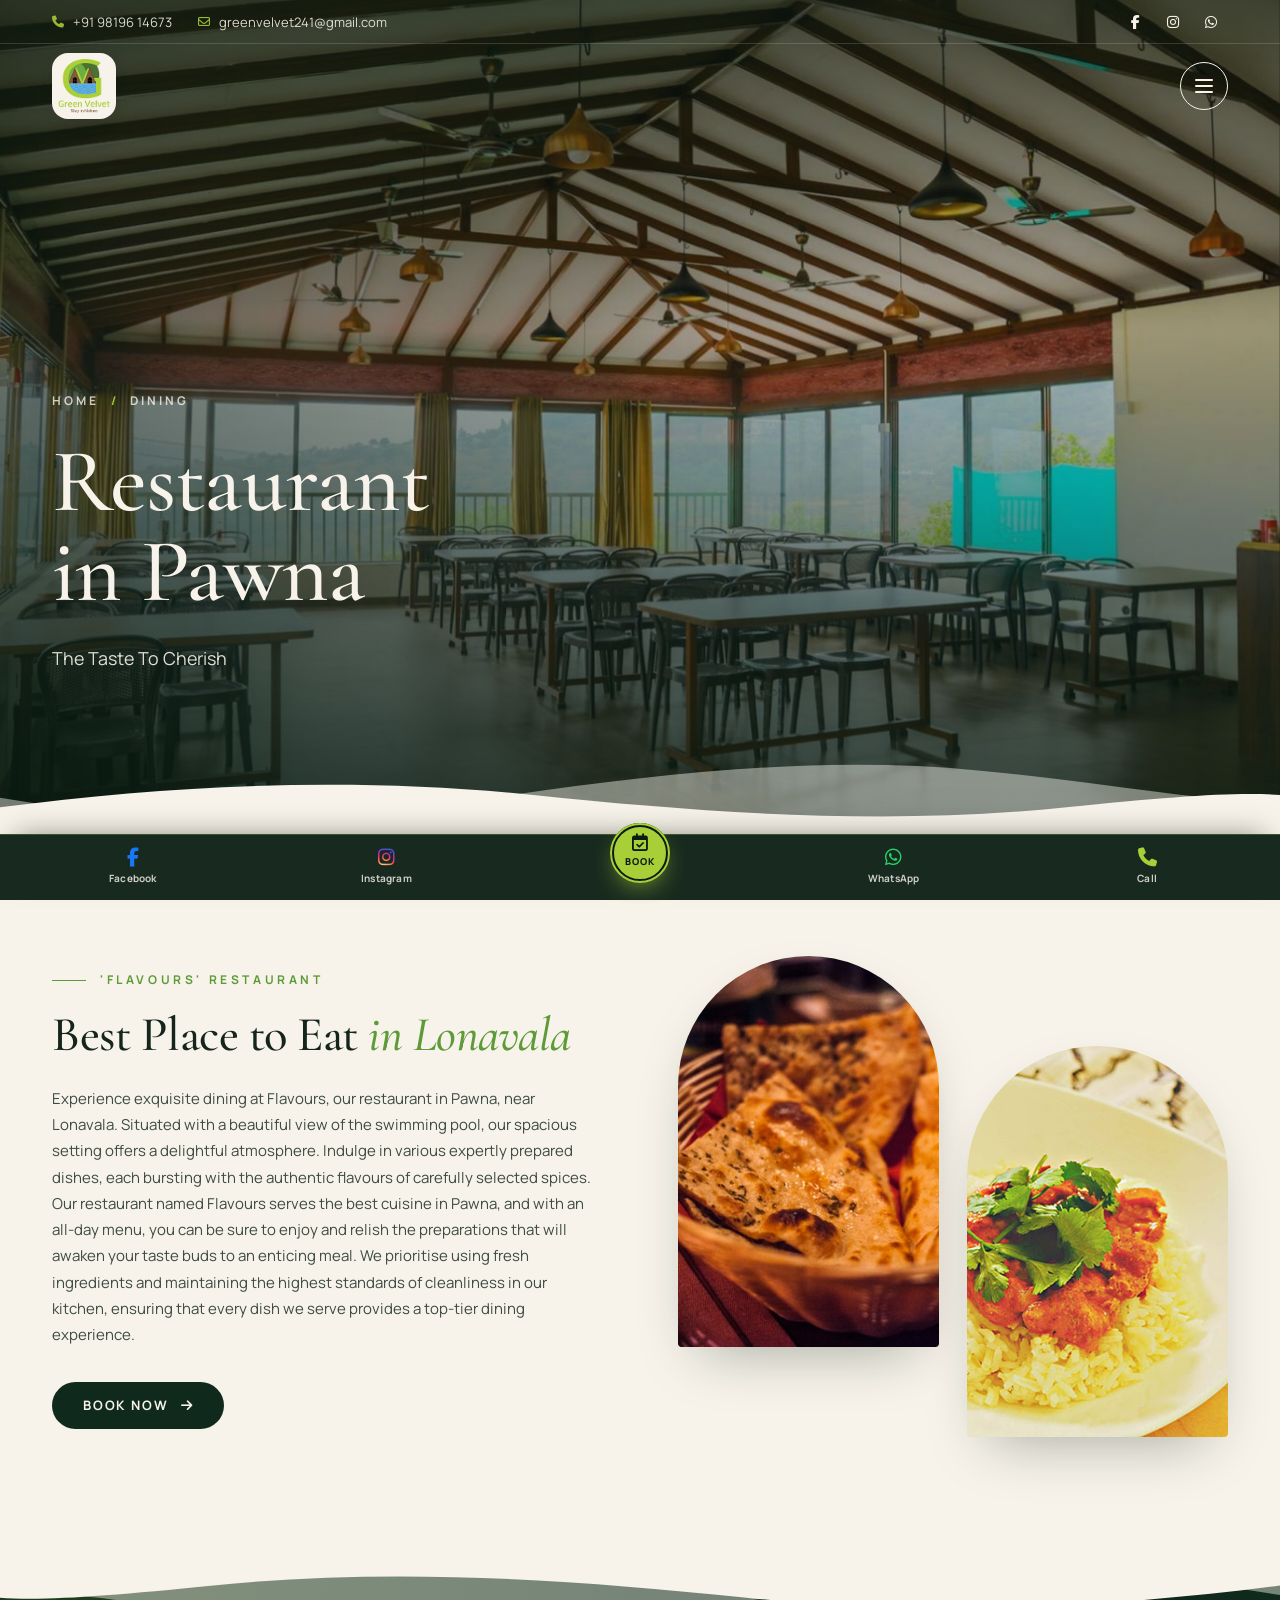
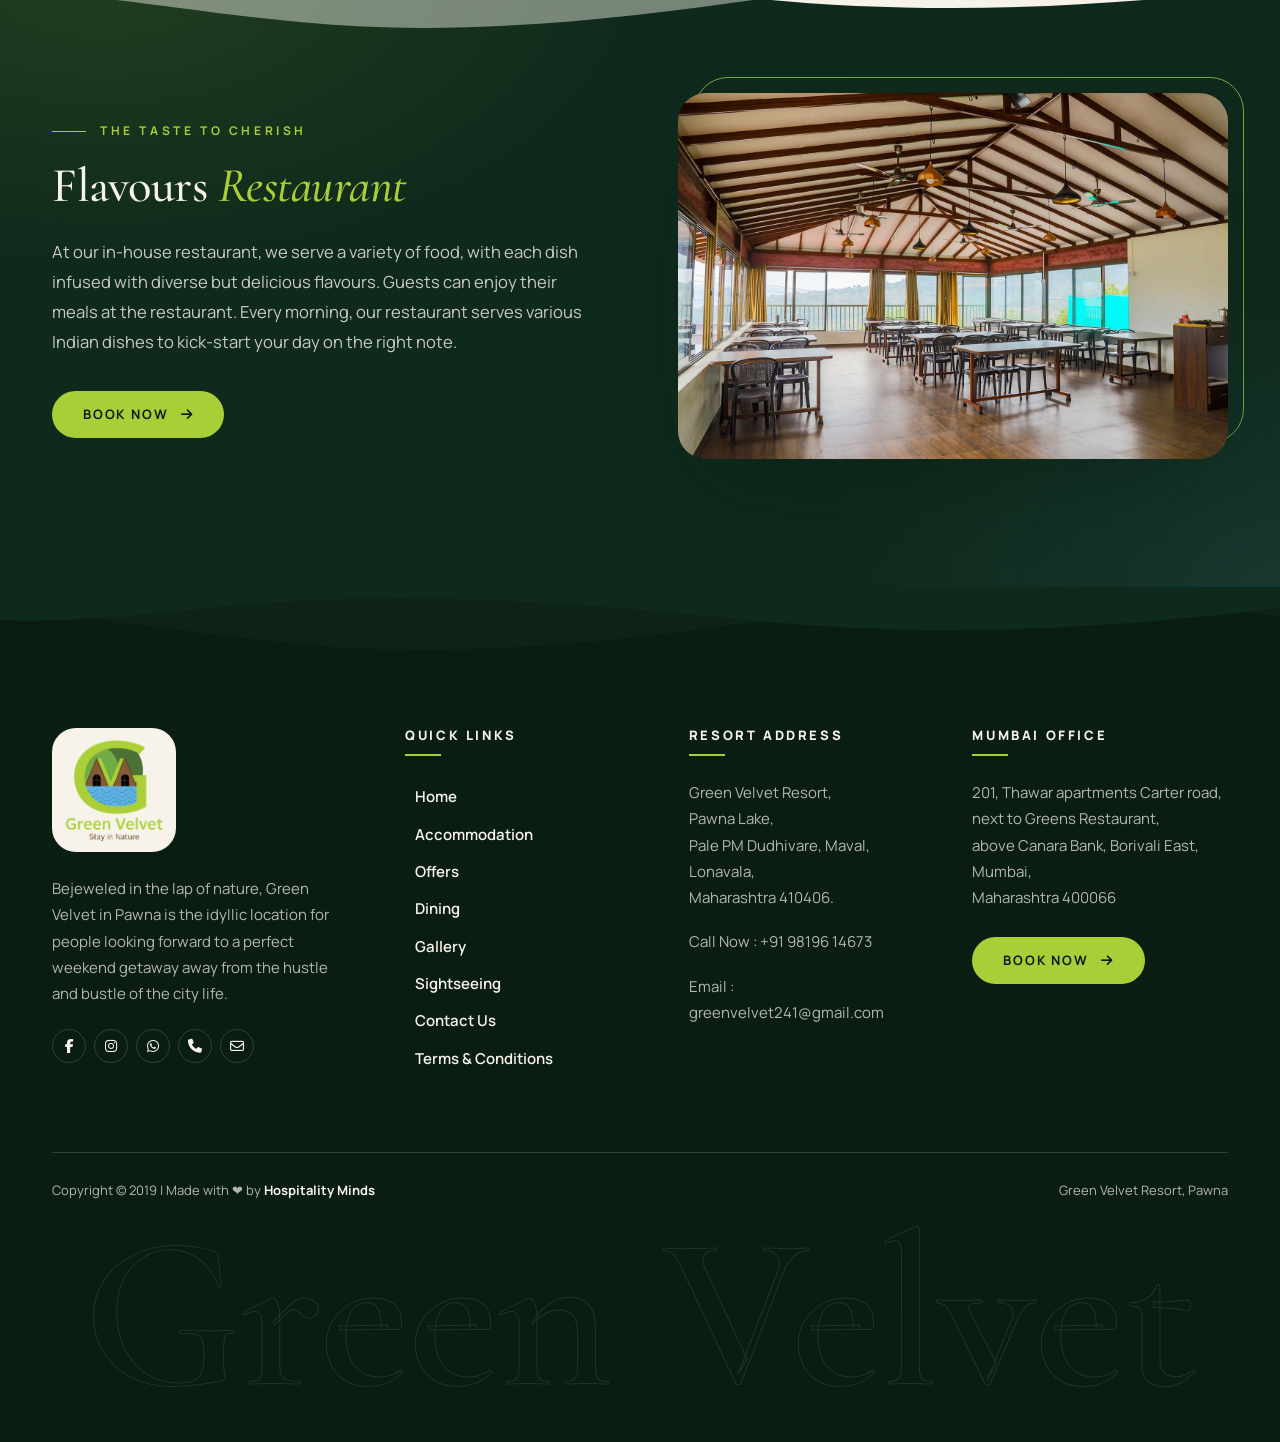
<file: dining.html>
<!DOCTYPE html>
<html lang="en">
<head>
  <meta charset="UTF-8">
  <meta name="viewport" content="width=device-width, initial-scale=1">
  <title>Restaurant in Lonavala Near Pawna Lake | Green Velvet Resort</title>
  <meta name="title" content="Restaurant In Lonavala| Green Velvet Resort, Pawna">
  <meta name="keywords" content="Restaurant in lonavala,luxury resorts in lonavala,best villas in lonavala,best resort in lonavala,top resorts in lonavala,stay in lonavala,villas in lonavala,resorts in lonavala,pawna lake resorts,rooms in lonavala,best resort in pawna lake,best resort near pavana dam, luxury resorts near pawna lake,pawna lake resorts,luxury resort at pavana dam,best hotels in pawna lake,luxury resorts near lonavala,luxury resort in lonavala,cottages with lake view in pawna,best resorts near mumbai,3 star resorts near lonavala,resorts in lonavala,green velvet resort, pawna , green velvet resort, lonavala resort for family,lonavala resorts for couples">
  <meta name="description" content="Our restaurant in Lonavala near Pawna lake named Flavours serves the best cuisine in Pawna with a warm and spacious ambiance overlooking the swimming pool view.">
  <meta name="twitter:card" content="summary_large_image">
  <meta name="twitter:site" content="@ Green Velvet Resort, Pawna">
  <meta name="twitter:title" content="Restaurant in Lonavala Near Pawna Lake | Green Velvet Resort">
  <meta name="twitter:description" content="Our restaurant in Lonavala near Pawna lake named Flavours serves the best cuisine in Pawna with a warm and spacious ambiance overlooking the swimming pool view.">
  <meta name="twitter:image" content="https://greenvelvetresort.in/img/new/13.jpg">
  <link rel="canonical" href="https://greenvelvetresort.in/dining.html">
  <link rel="icon" href="img/logo.ico" type="image/x-icon">
  <link rel="apple-touch-icon" href="img/GreenVelvet/logo_3.png">
  <meta name="theme-color" content="#0f2a1c">
  <link rel="preconnect" href="https://fonts.googleapis.com">
  <link rel="preconnect" href="https://fonts.gstatic.com" crossorigin>
  <link rel="stylesheet" href="https://fonts.googleapis.com/css2?family=Cormorant+Garamond:ital,wght@0,400;0,500;0,600;0,700;1,400;1,500;1,600&amp;family=Manrope:wght@400;500;600;700;800&amp;display=swap">
  <link rel="stylesheet" href="https://cdnjs.cloudflare.com/ajax/libs/font-awesome/6.5.2/css/all.min.css" referrerpolicy="no-referrer">
  <link rel="stylesheet" href="css/style.css?v=20261030f">
  <link rel="preload" as="image" href="img/latest/dine-5.JPG">
  <script type="application/ld+json">
{
  "@context": "https://schema.org",
  "@type": "Organization",
  "name": "Green Velvet Resort",
  "alternateName": "Green Velvet Resort, Pawna",
  "url": "https://greenvelvetresort.in/dining.html",
  "logo": "https://greenvelvetresort.in/img/GreenVelvet/logo_2.png",
  "contactPoint": {
    "@type": "ContactPoint",
    "telephone": "+91 98196 14673",
    "contactType": "reservations",
    "areaServed": "IN",
    "availableLanguage": [
      "en",
      "Hindi"
    ]
  }
}
  </script>
  <!-- Google tag (gtag.js) -->
  <script async src="https://www.googletagmanager.com/gtag/js?id=G-3RBBYKK4RE"></script>
  <script>
    window.dataLayer = window.dataLayer || [];
    function gtag(){dataLayer.push(arguments);}
    gtag('js', new Date());
    gtag('config', 'G-3RBBYKK4RE');
    gtag('config', 'AW-300514850');
    // Event snippet for Page conversion page
    gtag('event', 'conversion', {'send_to': 'AW-300514850/C9sfCMSIvpYZEKL8pY8B'});
  </script>
</head>
<body>
  <a class="skip-link" href="#main">Skip to content</a>

  <div class="preloader" aria-hidden="true">
    <div class="preloader__inner">
      <img class="preloader__logo" src="img/GreenVelvet/logo_2.png" alt="">
      <svg class="preloader__wave" viewBox="0 0 120 20"><path d="M2 10 Q 16 0 30 10 T 60 10 T 90 10 T 118 10"/></svg>
      <span class="preloader__text">Stay in Nature</span>
    </div>
  </div>
  <div class="scroll-progress" aria-hidden="true"></div>

  <header class="site-header" id="navbar" data-header>
    <div class="topbar social-bar">
      <div class="container topbar__inner">
        <div class="topbar__contact">
          <a href="tel:+919819614673"><i class="fa-solid fa-phone" aria-hidden="true"></i> +91 98196 14673</a>
          <a class="hide-sm" href="mailto:greenvelvet241@gmail.com"><i class="fa-regular fa-envelope" aria-hidden="true"></i> greenvelvet241@gmail.com</a>
        </div>
        <ul class="social">
          <li><a href="https://www.facebook.com/greenvelvetresort/" target="_blank" rel="noopener" aria-label="Facebook"><i class="fa-brands fa-facebook-f"></i></a></li>
          <li><a href="https://www.instagram.com/greenvelvetresort/" target="_blank" rel="noopener" aria-label="Instagram"><i class="fa-brands fa-instagram"></i></a></li>
          <li><a href="https://wa.me/919819614673" target="_blank" rel="noopener" aria-label="WhatsApp"><i class="fa-brands fa-whatsapp"></i></a></li>
        </ul>
      </div>
    </div>
    <div class="container navbar">
      <a class="brand" href="index.html" aria-label="Green Velvet Resort, Pawna &ndash; Home">
        <img src="img/GreenVelvet/logo_2.png" alt="Best Resorts in Pawna" width="133" height="137">
      </a>
      <nav class="nav" id="site-nav" aria-label="Main">
        <a class="nav__link" style="--i:0" title="Best Resorts in Pawna" href="index.html">Home</a>
        <a class="nav__link" style="--i:1" title="Luxury Resorts near Lonavala" href="accommodation.html">Accommodation</a>
        <a class="nav__link" style="--i:2" title="Best Resorts near Lonavala" href="offers.html">Offers</a>
        <a class="nav__link" style="--i:3" title="Pure Veg Resorts near Lonavala" href="dining.html" aria-current="page">Dining</a>
        <a class="nav__link" style="--i:4" title="Best Resorts near Lonavala" href="gallery.html">Gallery</a>
        <a class="nav__link" style="--i:5" title="Best Resorts near Lonavala" href="sightseeing.html">Sightseeing</a>
        <a class="nav__link" style="--i:6" title="Best Resorts near Pawna Lake" href="contact.html">Contact Us</a>
        <a class="btn nav__cta" style="--i:7" href="https://GreenVelvetresort.bookmystay.io?utm_source=webShare">Book Now <i class="fa-solid fa-arrow-right" aria-hidden="true"></i></a>
        <div class="nav__extra" style="--i:8">
          <a href="tel:+919819614673"><i class="fa-solid fa-phone" aria-hidden="true"></i> +91 98196 14673</a>
          <a href="mailto:greenvelvet241@gmail.com"><i class="fa-regular fa-envelope" aria-hidden="true"></i> greenvelvet241@gmail.com</a>
        </div>
      </nav>
      <button class="burger" type="button" aria-controls="site-nav" aria-expanded="false" aria-label="Open menu"><span></span><span></span><span></span></button>
    </div>
  </header>

  <main id="main">
  <section class="page-hero">
    <div class="page-hero__media" data-parallax="0.3"><img src="img/latest/dine-5.JPG" alt="" fetchpriority="high"></div>
    <div class="container page-hero__content">
      <nav class="breadcrumb" aria-label="Breadcrumb" data-reveal="up"><a href="index.html">Home</a><span aria-hidden="true">/</span><span>Dining</span></nav>
      <h1 class="page-hero__title" data-split>Restaurant in Pawna</h1>
      <p class="page-hero__sub" data-reveal="up" style="--d:.55s">The Taste To Cherish</p>
    </div>
    <svg class="wave wave--bottom" viewBox="0 0 1440 100" preserveAspectRatio="none" aria-hidden="true"><path fill="currentColor" d="M-60,46 C140,96 340,96 540,62 C740,28 920,4 1100,24 C1280,44 1380,74 1500,62 L1500,100 L-60,100 Z"/><path fill="currentColor" d="M0,72 C200,42 400,32 600,56 C800,80 1000,96 1200,72 C1320,58 1390,52 1440,56 L1440,100 L0,100 Z"/></svg>
  </section>

  <section class="section">
    <div class="container split">
      <div class="split__text">
        <p class="eyebrow" data-reveal="up">'Flavours' Restaurant</p>
        <h2 class="title-lg" data-reveal="up">Best Place to Eat <span class="accent">in Lonavala</span></h2>
        <p data-reveal="up">Experience exquisite dining at Flavours, our restaurant in Pawna, near Lonavala. Situated with a
          beautiful view of the swimming pool, our spacious setting offers a delightful atmosphere. Indulge in various
          expertly prepared dishes, each bursting with the authentic flavours of carefully selected spices. Our restaurant
          named Flavours serves the best cuisine in Pawna, and with an all-day menu, you can be sure to enjoy and relish the
          preparations that will awaken your taste buds to an enticing meal. We prioritise using fresh ingredients and
          maintaining the highest standards of cleanliness in our kitchen, ensuring that every dish we serve provides a
          top-tier dining experience.</p>
        <div class="btn-row" data-reveal="up" style="margin-top:34px">
          <a class="btn btn--dark" data-magnetic href="https://GreenVelvetresort.bookmystay.io?utm_source=webShare">Book Now <i class="fa-solid fa-arrow-right" aria-hidden="true"></i></a>
        </div>
      </div>
      <div class="duo" data-stagger>
        <figure data-reveal="up"><img src="img/fake-restaurant-2.jpg" alt="Best Resorts in Pawna" width="280" height="420" loading="lazy"></figure>
        <figure data-reveal="up"><img src="img/fake-restaurant-3.jpg" alt="Best Resorts in Pawna" width="280" height="420" loading="lazy"></figure>
      </div>
    </div>
  </section>

  <section class="section section--dark">
    <svg class="wave wave--top" viewBox="0 0 1440 100" preserveAspectRatio="none" aria-hidden="true"><path fill="currentColor" d="M-60,46 C140,96 340,96 540,62 C740,28 920,4 1100,24 C1280,44 1380,74 1500,62 L1500,100 L-60,100 Z"/><path fill="currentColor" d="M0,72 C200,42 400,32 600,56 C800,80 1000,96 1200,72 C1320,58 1390,52 1440,56 L1440,100 L0,100 Z"/></svg>
    <div class="container split">
      <div class="split__text">
        <p class="eyebrow" data-reveal="up">The Taste To Cherish</p>
        <h2 class="title-lg" data-reveal="up">Flavours <span class="accent">Restaurant</span></h2>
        <p class="lead" data-reveal="up">At our in-house restaurant, we serve a variety of food, with each dish infused
          with diverse but delicious flavours. Guests can enjoy their meals at the restaurant. Every morning, our
          restaurant serves various Indian dishes to kick-start your day on the right note.</p>
        <div class="btn-row" data-reveal="up" style="margin-top:34px">
          <a class="btn" data-magnetic href="https://GreenVelvetresort.bookmystay.io?utm_source=webShare">Book Now <i class="fa-solid fa-arrow-right" aria-hidden="true"></i></a>
        </div>
      </div>
      <div class="split__media frame frame--right" data-reveal="right">
        <div class="media-rounded"><img src="img/new/13.jpg" alt="Best Resorts in Pawna" loading="lazy"></div>
      </div>
    </div>
    
  </section>
  </main>

  <footer class="site-footer">
    <svg class="wave wave--top wave--dark" viewBox="0 0 1440 100" preserveAspectRatio="none" aria-hidden="true"><path fill="currentColor" d="M-60,46 C140,96 340,96 540,62 C740,28 920,4 1100,24 C1280,44 1380,74 1500,62 L1500,100 L-60,100 Z"/><path fill="currentColor" d="M0,72 C200,42 400,32 600,56 C800,80 1000,96 1200,72 C1320,58 1390,52 1440,56 L1440,100 L0,100 Z"/></svg>
    <div class="container">
      <div class="footer-grid">
        <div class="footer-about" data-reveal="up">
          <img class="footer-logo" src="img/GreenVelvet/logo_3.png" alt="GreenVelvet" width="124" height="124" loading="lazy">
          <p>Bejeweled in the lap of nature, Green Velvet in Pawna is the idyllic location for people looking forward to a
            perfect weekend getaway away from the hustle and bustle of the city life.</p>
          <ul class="social">
            <li><a href="https://www.facebook.com/greenvelvetresort/" target="_blank" rel="noopener" aria-label="Facebook"><i class="fa-brands fa-facebook-f"></i></a></li>
            <li><a href="https://www.instagram.com/greenvelvetresort/" target="_blank" rel="noopener" aria-label="Instagram"><i class="fa-brands fa-instagram"></i></a></li>
            <li><a href="https://wa.me/919819614673" target="_blank" rel="noopener" aria-label="WhatsApp"><i class="fa-brands fa-whatsapp"></i></a></li>
            <li><a href="tel:+919819614673" aria-label="Call"><i class="fa-solid fa-phone"></i></a></li>
            <li><a href="mailto:greenvelvet241@gmail.com" aria-label="Email"><i class="fa-regular fa-envelope"></i></a></li>
          </ul>
        </div>
        <div data-reveal="up" style="--d:.1s">
          <h2 class="footer-title">Quick Links</h2>
          <ul class="footer-links">
            <li><a href="index.html">Home</a></li>
            <li><a href="accommodation.html">Accommodation</a></li>
            <li><a href="offers.html">Offers</a></li>
            <li><a href="dining.html">Dining</a></li>
            <li><a href="gallery.html">Gallery</a></li>
            <li><a href="sightseeing.html">Sightseeing</a></li>
            <li><a href="contact.html">Contact Us</a></li>
            <li><a href="terms-and-conditions.html">Terms &amp; Conditions</a></li>
          </ul>
        </div>
        <div data-reveal="up" style="--d:.2s">
          <h2 class="footer-title">Resort Address</h2>
          <address>Green Velvet Resort, <br>Pawna Lake, <br>Pale PM Dudhivare, Maval, <br>Lonavala,<br>Maharashtra 410406.</address>
          <p>Call Now : <a href="tel:+919819614673">+91 98196 14673</a></p>
          <p>Email : <br><a href="mailto:greenvelvet241@gmail.com">greenvelvet241@gmail.com</a></p>
        </div>
        <div data-reveal="up" style="--d:.3s">
          <h2 class="footer-title">Mumbai Office</h2>
          <address>201, Thawar apartments Carter road, <br>next to Greens Restaurant, <br>above Canara Bank, Borivali East, Mumbai,<br>Maharashtra 400066</address>
          <a class="btn" href="https://GreenVelvetresort.bookmystay.io?utm_source=webShare">Book Now <i class="fa-solid fa-arrow-right" aria-hidden="true"></i></a>
        </div>
      </div>
      <div class="footer-bottom">
        <p>Copyright &copy; 2019 | Made with <span aria-label="love">&#10084;&#65039;</span> by <strong>Hospitality Minds</strong></p>
        <p>Green Velvet Resort, Pawna</p>
      </div>
    </div>
    <div class="footer-mark" aria-hidden="true">Green Velvet</div>
  </footer>

  <aside class="social-rail" aria-label="Follow Green Velvet Resort">
    <span class="social-rail__label">Follow us</span>
    <a class="social-btn social-btn--fb" href="https://www.facebook.com/greenvelvetresort/" target="_blank" rel="noopener" aria-label="Facebook"><i class="fa-brands fa-facebook-f" aria-hidden="true"></i><span class="social-btn__tip" aria-hidden="true">Facebook</span></a>
    <a class="social-btn social-btn--ig" href="https://www.instagram.com/greenvelvetresort/" target="_blank" rel="noopener" aria-label="Instagram"><i class="fa-brands fa-instagram" aria-hidden="true"></i><span class="social-btn__tip" aria-hidden="true">Instagram</span></a>
    <span class="social-rail__sep" aria-hidden="true"></span>
    <a class="social-btn social-btn--wa" href="https://wa.me/919819614673" target="_blank" rel="noopener" aria-label="WhatsApp"><i class="fa-brands fa-whatsapp" aria-hidden="true"></i><span class="social-btn__tip" aria-hidden="true">WhatsApp</span></a>
    <a class="social-btn social-btn--call" href="tel:+919819614673" aria-label="Call the resort"><i class="fa-solid fa-phone" aria-hidden="true"></i><span class="social-btn__tip" aria-hidden="true">+91 98196 14673</span></a>
  </aside>

  <nav class="dock" aria-label="Quick actions">
    <a class="dock__item dock__item--fb" href="https://www.facebook.com/greenvelvetresort/" target="_blank" rel="noopener" aria-label="Facebook"><i class="fa-brands fa-facebook-f" aria-hidden="true"></i><span>Facebook</span></a>
    <a class="dock__item dock__item--ig" href="https://www.instagram.com/greenvelvetresort/" target="_blank" rel="noopener" aria-label="Instagram"><i class="fa-brands fa-instagram" aria-hidden="true"></i><span>Instagram</span></a>
    <a class="dock__book" href="https://GreenVelvetresort.bookmystay.io?utm_source=webShare" aria-label="Book now"><i class="fa-regular fa-calendar-check" aria-hidden="true"></i>Book</a>
    <a class="dock__item dock__item--wa" href="https://wa.me/919819614673" target="_blank" rel="noopener" aria-label="WhatsApp"><i class="fa-brands fa-whatsapp" aria-hidden="true"></i><span>WhatsApp</span></a>
    <a class="dock__item dock__item--call" href="tel:+919819614673" aria-label="Call the resort"><i class="fa-solid fa-phone" aria-hidden="true"></i><span>Call</span></a>
  </nav>
  <button class="to-top" type="button" aria-label="Back to top">
    <svg viewBox="0 0 52 52" aria-hidden="true"><circle class="to-top__track" cx="26" cy="26" r="24"/><circle class="to-top__ring" cx="26" cy="26" r="24" pathLength="1"/></svg>
    <i class="fa-solid fa-arrow-up" aria-hidden="true"></i>
  </button>

  <script src="js/main.js?v=20261030f" defer></script>
</body>
</html>
</file>
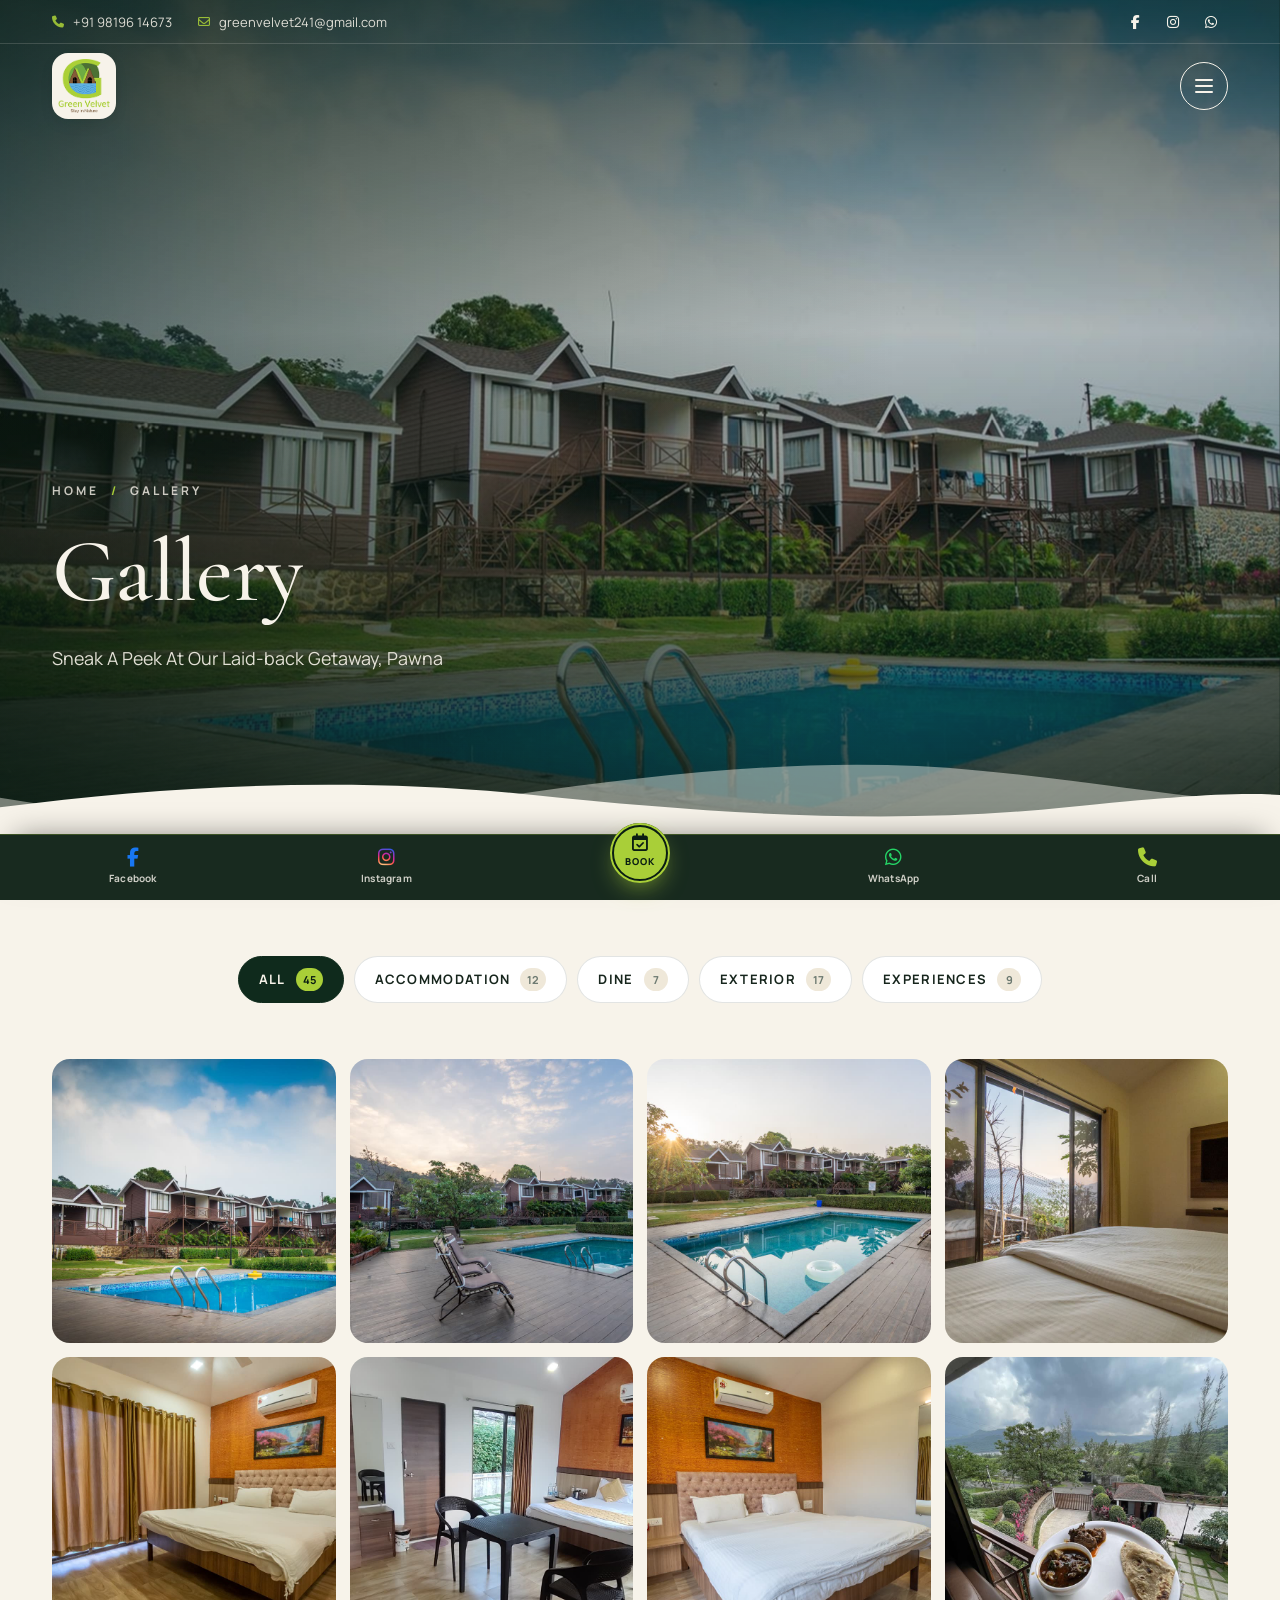
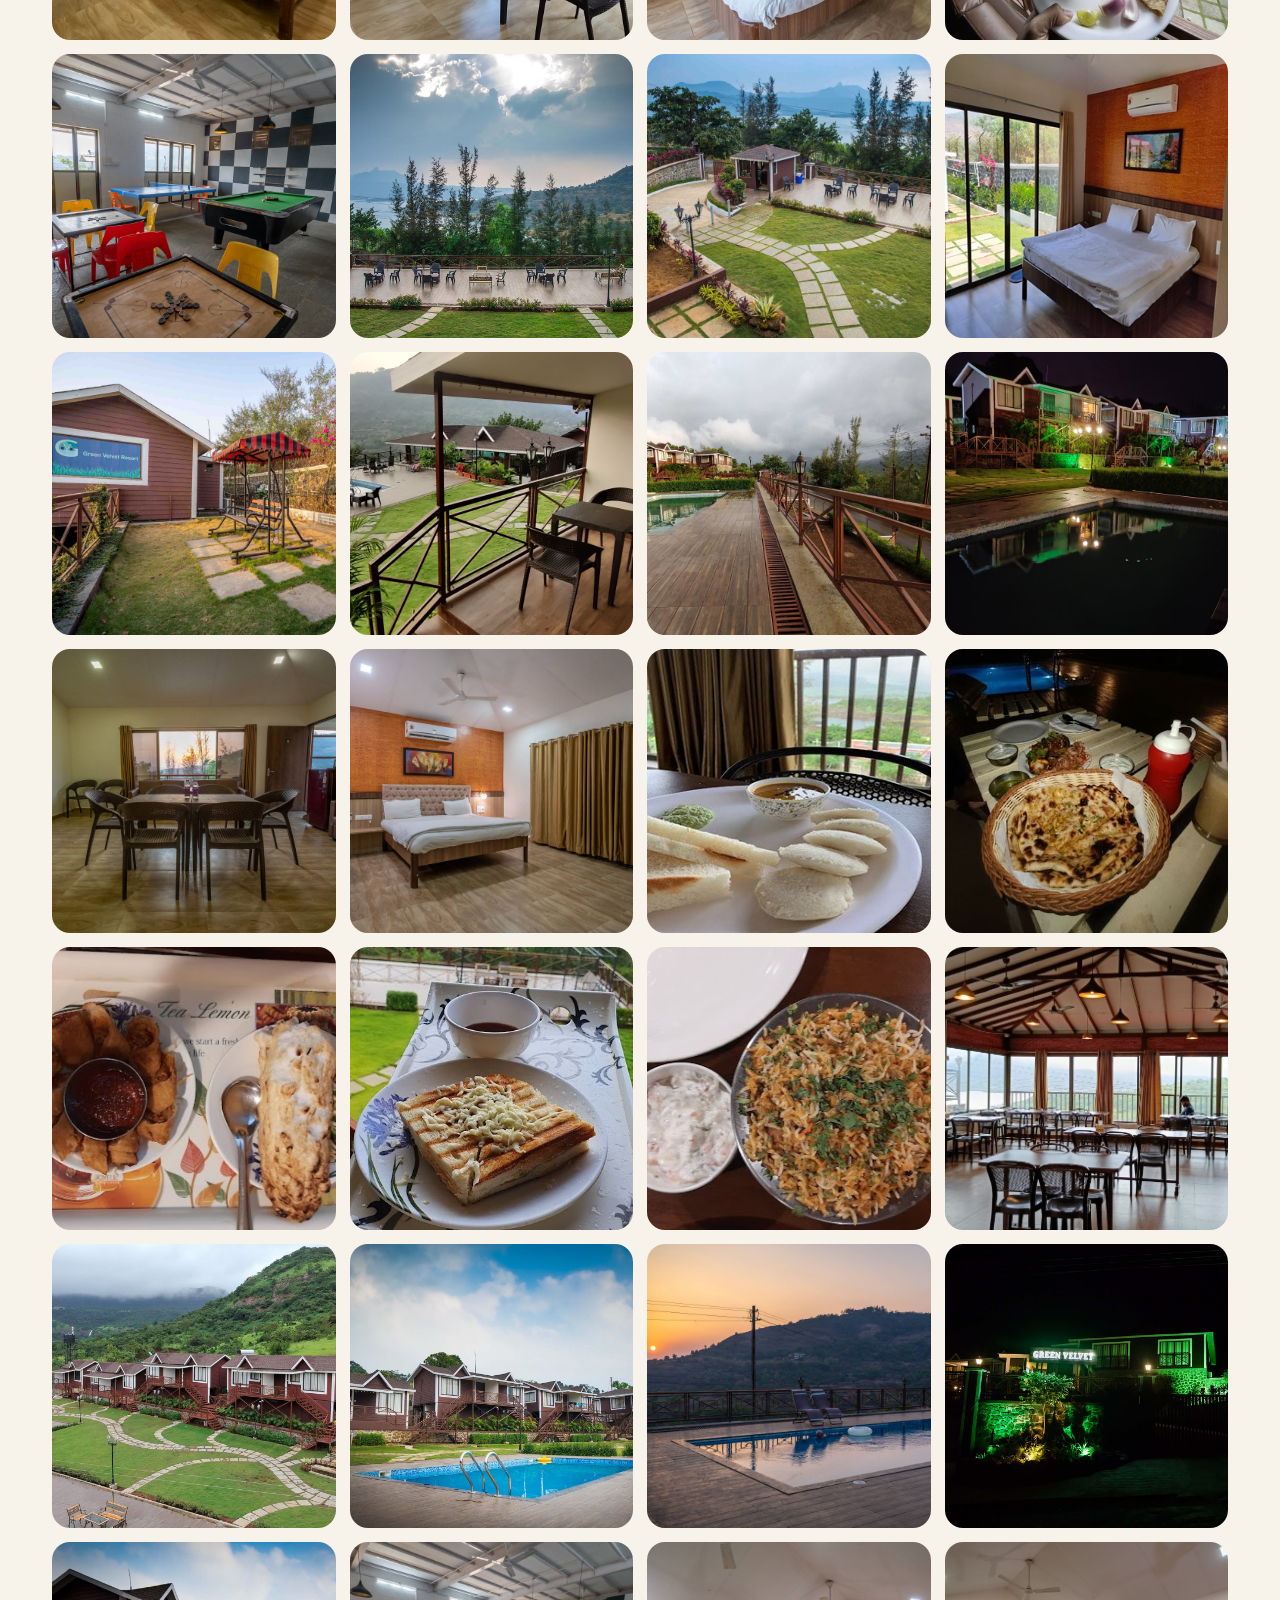
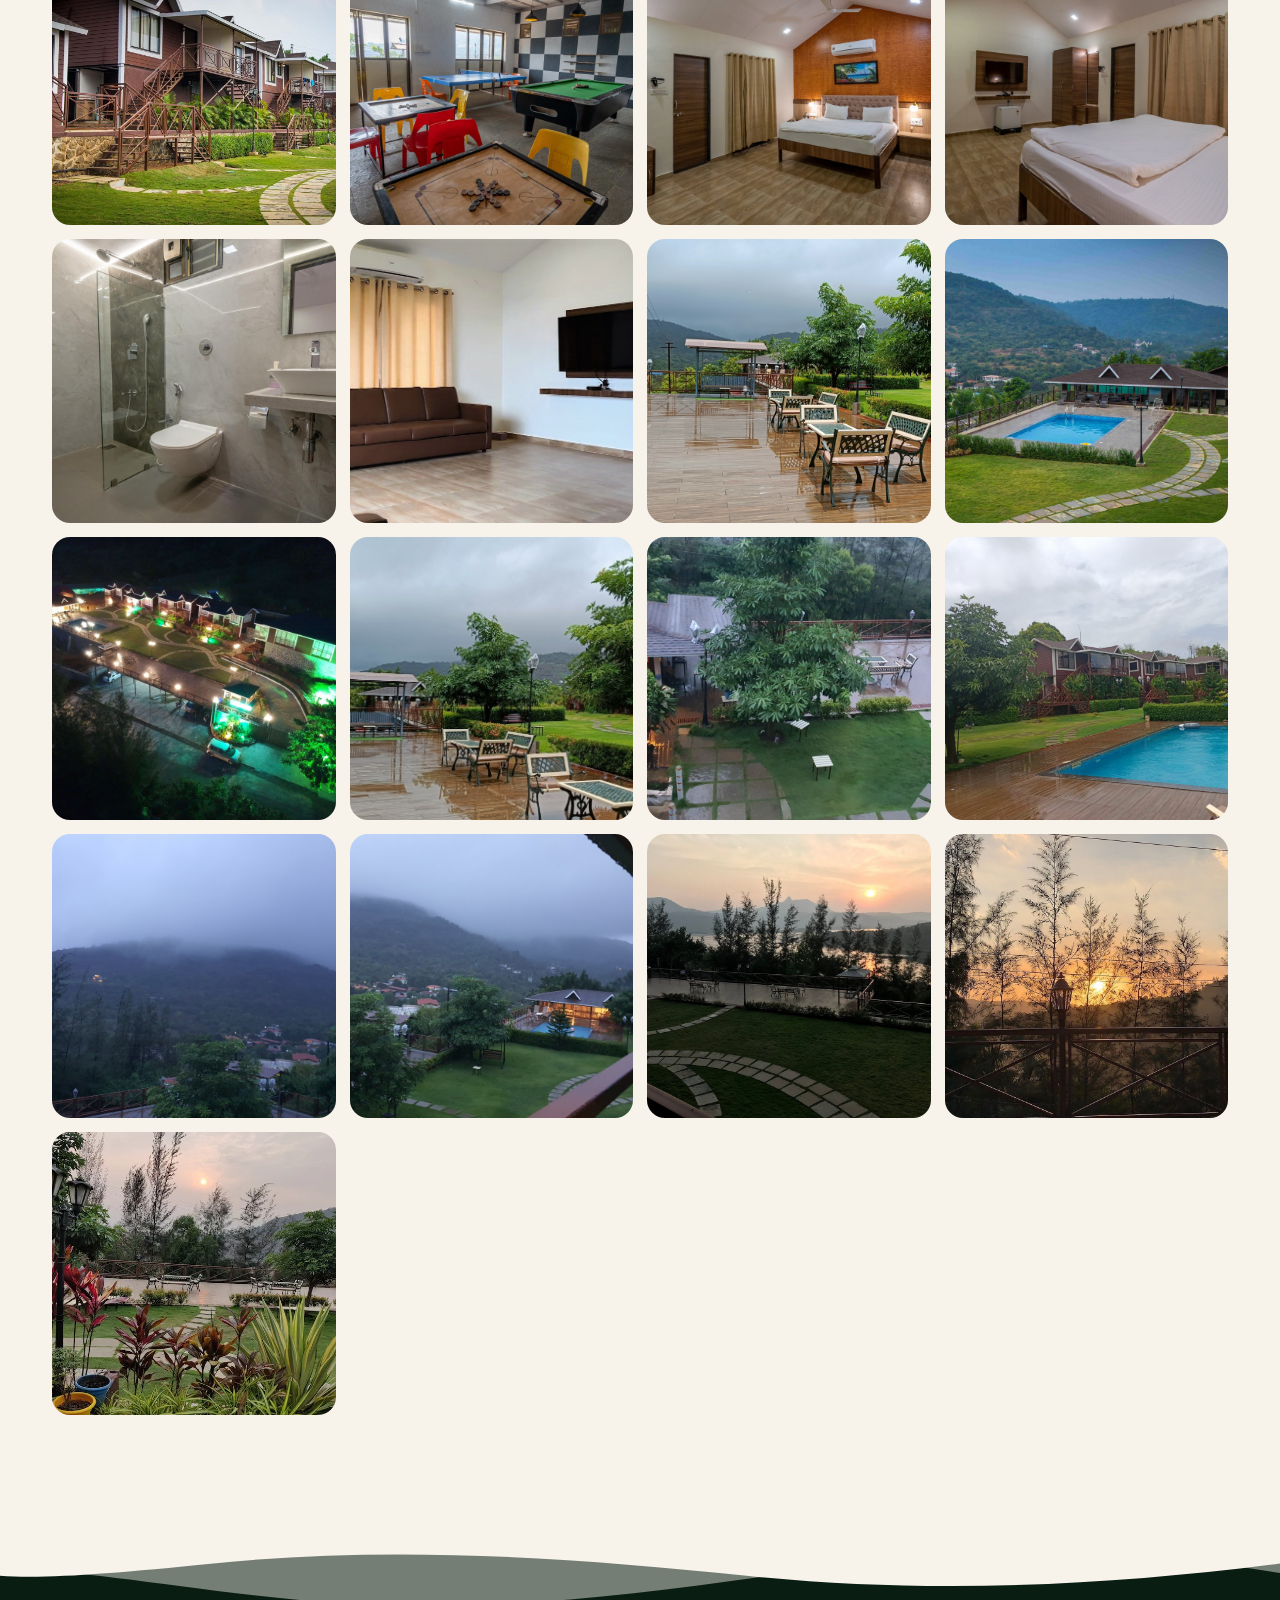
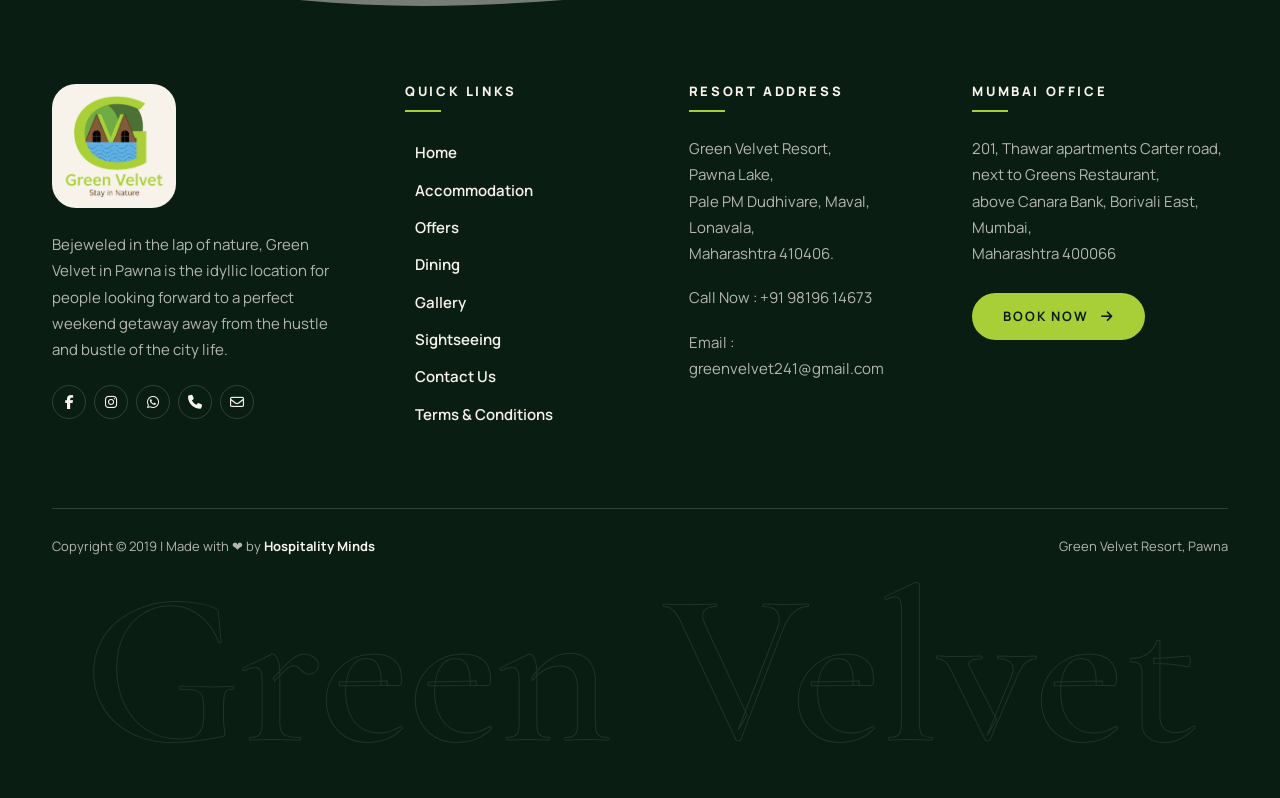
<file: gallery.html>
<!DOCTYPE html>
<html lang="en">
<head>
  <meta charset="UTF-8">
  <meta name="viewport" content="width=device-width, initial-scale=1">
  <title>Image Gallery| Green velvet Resort, Pawna</title>
  <meta name="title" content="Image Gallery| Green velvet Resort, Pawna">
  <meta name="keywords" content="luxury resorts in lonavala,best villas in lonavala,best resort in lonavala,top resorts in lonavala,stay in lonavala,villas in lonavala,resorts in lonavala,pawna lake resorts,rooms in lonavala,best resort in pawna lake,best resort near pavana dam, luxury resorts near pawna lake,pawna lake resorts,luxury resort at pavana dam,best hotels in pawna lake,luxury resorts near lonavala,luxury resort in lonavala,cottages with lake view in pawna,best resorts near mumbai,3 star resorts near lonavala,resorts in lonavala,green velvet resort, pawna , green velvet resort, lonavala resort for family,lonavala resorts for couples">
  <meta name="description" content="Reserve your luxurious stay at Green Velvet Resort , Pawna with spacious rooms, in-house restaurant, mesmerizing views, and modern amenities. Explore image gallery and book now to get the best deals.">
  <link rel="canonical" href="https://greenvelvetresort.in/gallery.html">
  <link rel="icon" href="img/logo.ico" type="image/x-icon">
  <link rel="apple-touch-icon" href="img/GreenVelvet/logo_3.png">
  <meta name="theme-color" content="#0f2a1c">
  <link rel="preconnect" href="https://fonts.googleapis.com">
  <link rel="preconnect" href="https://fonts.gstatic.com" crossorigin>
  <link rel="stylesheet" href="https://fonts.googleapis.com/css2?family=Cormorant+Garamond:ital,wght@0,400;0,500;0,600;0,700;1,400;1,500;1,600&amp;family=Manrope:wght@400;500;600;700;800&amp;display=swap">
  <link rel="stylesheet" href="https://cdnjs.cloudflare.com/ajax/libs/font-awesome/6.5.2/css/all.min.css" referrerpolicy="no-referrer">
  <link rel="stylesheet" href="css/style.css?v=20261030f">
  <link rel="preload" as="image" href="img/new/9.jpg">
  <!-- Google tag (gtag.js) -->
  <script async src="https://www.googletagmanager.com/gtag/js?id=G-3RBBYKK4RE"></script>
  <script>
    window.dataLayer = window.dataLayer || [];
    function gtag(){dataLayer.push(arguments);}
    gtag('js', new Date());
    gtag('config', 'G-3RBBYKK4RE');
    gtag('config', 'AW-300514850');
    // Event snippet for Page conversion page
    gtag('event', 'conversion', {'send_to': 'AW-300514850/C9sfCMSIvpYZEKL8pY8B'});
  </script>
</head>
<body>
  <a class="skip-link" href="#main">Skip to content</a>

  <div class="preloader" aria-hidden="true">
    <div class="preloader__inner">
      <img class="preloader__logo" src="img/GreenVelvet/logo_2.png" alt="">
      <svg class="preloader__wave" viewBox="0 0 120 20"><path d="M2 10 Q 16 0 30 10 T 60 10 T 90 10 T 118 10"/></svg>
      <span class="preloader__text">Stay in Nature</span>
    </div>
  </div>
  <div class="scroll-progress" aria-hidden="true"></div>

  <header class="site-header" id="navbar" data-header>
    <div class="topbar social-bar">
      <div class="container topbar__inner">
        <div class="topbar__contact">
          <a href="tel:+919819614673"><i class="fa-solid fa-phone" aria-hidden="true"></i> +91 98196 14673</a>
          <a class="hide-sm" href="mailto:greenvelvet241@gmail.com"><i class="fa-regular fa-envelope" aria-hidden="true"></i> greenvelvet241@gmail.com</a>
        </div>
        <ul class="social">
          <li><a href="https://www.facebook.com/greenvelvetresort/" target="_blank" rel="noopener" aria-label="Facebook"><i class="fa-brands fa-facebook-f"></i></a></li>
          <li><a href="https://www.instagram.com/greenvelvetresort/" target="_blank" rel="noopener" aria-label="Instagram"><i class="fa-brands fa-instagram"></i></a></li>
          <li><a href="https://wa.me/919819614673" target="_blank" rel="noopener" aria-label="WhatsApp"><i class="fa-brands fa-whatsapp"></i></a></li>
        </ul>
      </div>
    </div>
    <div class="container navbar">
      <a class="brand" href="index.html" aria-label="Green Velvet Resort, Pawna &ndash; Home">
        <img src="img/GreenVelvet/logo_2.png" alt="Best Resorts in Pawna" width="133" height="137">
      </a>
      <nav class="nav" id="site-nav" aria-label="Main">
        <a class="nav__link" style="--i:0" title="Best Resorts in Pawna" href="index.html">Home</a>
        <a class="nav__link" style="--i:1" title="Luxury Resorts near Lonavala" href="accommodation.html">Accommodation</a>
        <a class="nav__link" style="--i:2" title="Best Resorts near Lonavala" href="offers.html">Offers</a>
        <a class="nav__link" style="--i:3" title="Pure Veg Resorts near Lonavala" href="dining.html">Dining</a>
        <a class="nav__link" style="--i:4" title="Best Resorts near Lonavala" href="gallery.html" aria-current="page">Gallery</a>
        <a class="nav__link" style="--i:5" title="Best Resorts near Lonavala" href="sightseeing.html">Sightseeing</a>
        <a class="nav__link" style="--i:6" title="Best Resorts near Pawna Lake" href="contact.html">Contact Us</a>
        <a class="btn nav__cta" style="--i:7" href="https://GreenVelvetresort.bookmystay.io?utm_source=webShare">Book Now <i class="fa-solid fa-arrow-right" aria-hidden="true"></i></a>
        <div class="nav__extra" style="--i:8">
          <a href="tel:+919819614673"><i class="fa-solid fa-phone" aria-hidden="true"></i> +91 98196 14673</a>
          <a href="mailto:greenvelvet241@gmail.com"><i class="fa-regular fa-envelope" aria-hidden="true"></i> greenvelvet241@gmail.com</a>
        </div>
      </nav>
      <button class="burger" type="button" aria-controls="site-nav" aria-expanded="false" aria-label="Open menu"><span></span><span></span><span></span></button>
    </div>
  </header>

  <main id="main">
  <section class="page-hero">
    <div class="page-hero__media" data-parallax="0.3"><img src="img/new/9.jpg" alt="" fetchpriority="high"></div>
    <div class="container page-hero__content">
      <nav class="breadcrumb" aria-label="Breadcrumb" data-reveal="up"><a href="index.html">Home</a><span aria-hidden="true">/</span><span>Gallery</span></nav>
      <h1 class="page-hero__title" data-split>Gallery</h1>
      <p class="page-hero__sub" data-reveal="up" style="--d:.55s">Sneak A Peek At Our Laid-back Getaway, Pawna</p>
    </div>
    <svg class="wave wave--bottom" viewBox="0 0 1440 100" preserveAspectRatio="none" aria-hidden="true"><path fill="currentColor" d="M-60,46 C140,96 340,96 540,62 C740,28 920,4 1100,24 C1280,44 1380,74 1500,62 L1500,100 L-60,100 Z"/><path fill="currentColor" d="M0,72 C200,42 400,32 600,56 C800,80 1000,96 1200,72 C1320,58 1390,52 1440,56 L1440,100 L0,100 Z"/></svg>
  </section>

  <section class="section">
    <div class="container">
      <div class="filters" role="group" aria-label="Filter gallery" data-reveal="up">
        <button class="filter is-active" type="button" data-filter="all" aria-pressed="true">All <span class="filter__count"></span></button>
        <button class="filter" type="button" data-filter="accommodation" aria-pressed="false">Accommodation <span class="filter__count"></span></button>
        <button class="filter" type="button" data-filter="dine" aria-pressed="false">Dine <span class="filter__count"></span></button>
        <button class="filter" type="button" data-filter="exterior" aria-pressed="false">Exterior <span class="filter__count"></span></button>
        <button class="filter" type="button" data-filter="experience" aria-pressed="false">Experiences <span class="filter__count"></span></button>
      </div>
      <div class="gallery-grid filterable" data-gallery data-reveal="up">
        <a class="gallery-item" href="img/Gallery/gv-cottages-pool.jpg" data-cat="exterior" data-label="Exterior">
          <img src="img/Gallery/gv-cottages-pool-sq.jpg" alt="Green Velvet Resort, Pawna &ndash; Exterior" loading="lazy">
          <span class="gallery-item__zoom" aria-hidden="true"><i class="fa-solid fa-expand"></i></span>
          <span class="gallery-item__tag" aria-hidden="true">Exterior</span>
        </a>
        <a class="gallery-item" href="img/Gallery/gv-sunrise-deck.jpg" data-cat="exterior" data-label="Exterior">
          <img src="img/Gallery/gv-sunrise-deck-sq.jpg" alt="Green Velvet Resort, Pawna &ndash; Exterior" loading="lazy">
          <span class="gallery-item__zoom" aria-hidden="true"><i class="fa-solid fa-expand"></i></span>
          <span class="gallery-item__tag" aria-hidden="true">Exterior</span>
        </a>
        <a class="gallery-item" href="img/Gallery/gv-sunset-pool.jpg" data-cat="exterior" data-label="Exterior">
          <img src="img/Gallery/gv-sunset-pool-sq.jpg" alt="Green Velvet Resort, Pawna &ndash; Exterior" loading="lazy">
          <span class="gallery-item__zoom" aria-hidden="true"><i class="fa-solid fa-expand"></i></span>
          <span class="gallery-item__tag" aria-hidden="true">Exterior</span>
        </a>
        <a class="gallery-item" href="img/Gallery/gv-room-view.jpg" data-cat="accommodation" data-label="Accommodation">
          <img src="img/Gallery/gv-room-view-sq.jpg" alt="Green Velvet Resort, Pawna &ndash; Accommodation" loading="lazy">
          <span class="gallery-item__zoom" aria-hidden="true"><i class="fa-solid fa-expand"></i></span>
          <span class="gallery-item__tag" aria-hidden="true">Accommodation</span>
        </a>
        <a class="gallery-item" href="img/Gallery/gv-room-1.jpg" data-cat="accommodation" data-label="Accommodation">
          <img src="img/Gallery/gv-room-1-sq.jpg" alt="Green Velvet Resort, Pawna &ndash; Accommodation" loading="lazy">
          <span class="gallery-item__zoom" aria-hidden="true"><i class="fa-solid fa-expand"></i></span>
          <span class="gallery-item__tag" aria-hidden="true">Accommodation</span>
        </a>
        <a class="gallery-item" href="img/Gallery/gv-suite.jpg" data-cat="accommodation" data-label="Accommodation">
          <img src="img/Gallery/gv-suite-sq.jpg" alt="Green Velvet Resort, Pawna &ndash; Accommodation" loading="lazy">
          <span class="gallery-item__zoom" aria-hidden="true"><i class="fa-solid fa-expand"></i></span>
          <span class="gallery-item__tag" aria-hidden="true">Accommodation</span>
        </a>
        <a class="gallery-item" href="img/Gallery/gv-room-2.jpg" data-cat="accommodation" data-label="Accommodation">
          <img src="img/Gallery/gv-room-2-sq.jpg" alt="Green Velvet Resort, Pawna &ndash; Accommodation" loading="lazy">
          <span class="gallery-item__zoom" aria-hidden="true"><i class="fa-solid fa-expand"></i></span>
          <span class="gallery-item__tag" aria-hidden="true">Accommodation</span>
        </a>
        <a class="gallery-item" href="img/Gallery/gv-breakfast-view.jpg" data-cat="dine" data-label="Dine">
          <img src="img/Gallery/gv-breakfast-view-sq.jpg" alt="Green Velvet Resort, Pawna &ndash; Dine" loading="lazy">
          <span class="gallery-item__zoom" aria-hidden="true"><i class="fa-solid fa-expand"></i></span>
          <span class="gallery-item__tag" aria-hidden="true">Dine</span>
        </a>
        <a class="gallery-item" href="img/Gallery/gv-games-room.jpg" data-cat="experience" data-label="Experiences">
          <img src="img/Gallery/gv-games-room-sq.jpg" alt="Green Velvet Resort, Pawna &ndash; Experiences" loading="lazy">
          <span class="gallery-item__zoom" aria-hidden="true"><i class="fa-solid fa-expand"></i></span>
          <span class="gallery-item__tag" aria-hidden="true">Experiences</span>
        </a>
        <a class="gallery-item" href="img/Gallery/view-1-1.jpg" data-cat="exterior" data-label="Exterior">
          <img src="img/Gallery/view-1.jpg" alt="Green Velvet Resort, Pawna &ndash; Exterior" loading="lazy">
          <span class="gallery-item__zoom" aria-hidden="true"><i class="fa-solid fa-expand"></i></span>
          <span class="gallery-item__tag" aria-hidden="true">Exterior</span>
        </a>
        <a class="gallery-item" href="img/Gallery/gallery-1.JPG" data-cat="exterior" data-label="Exterior">
          <img src="img/Gallery/gallery-1-1.JPG" alt="Green Velvet Resort, Pawna &ndash; Exterior" loading="lazy">
          <span class="gallery-item__zoom" aria-hidden="true"><i class="fa-solid fa-expand"></i></span>
          <span class="gallery-item__tag" aria-hidden="true">Exterior</span>
        </a>
        <a class="gallery-item" href="img/Gallery/gallery-2-1.jpeg" data-cat="accommodation" data-label="Accommodation">
          <img src="img/Gallery/gallery-2.jpg" alt="Green Velvet Resort, Pawna &ndash; Accommodation" loading="lazy">
          <span class="gallery-item__zoom" aria-hidden="true"><i class="fa-solid fa-expand"></i></span>
          <span class="gallery-item__tag" aria-hidden="true">Accommodation</span>
        </a>
        <a class="gallery-item" href="img/Gallery/gallery-3-1.jpg" data-cat="exterior" data-label="Exterior">
          <img src="img/Gallery/gallery-3.jpg" alt="Green Velvet Resort, Pawna &ndash; Exterior" loading="lazy">
          <span class="gallery-item__zoom" aria-hidden="true"><i class="fa-solid fa-expand"></i></span>
          <span class="gallery-item__tag" aria-hidden="true">Exterior</span>
        </a>
        <a class="gallery-item" href="img/Gallery/gallery-3-2.jpg" data-cat="accommodation" data-label="Accommodation">
          <img src="img/Gallery/gallery-3-2-1.jpg" alt="Green Velvet Resort, Pawna &ndash; Accommodation" loading="lazy">
          <span class="gallery-item__zoom" aria-hidden="true"><i class="fa-solid fa-expand"></i></span>
          <span class="gallery-item__tag" aria-hidden="true">Accommodation</span>
        </a>
        <a class="gallery-item" href="img/Gallery/gallery-5.jpg" data-cat="exterior" data-label="Exterior">
          <img src="img/Gallery/gallery-5-1.jpg" alt="Green Velvet Resort, Pawna &ndash; Exterior" loading="lazy">
          <span class="gallery-item__zoom" aria-hidden="true"><i class="fa-solid fa-expand"></i></span>
          <span class="gallery-item__tag" aria-hidden="true">Exterior</span>
        </a>
        <a class="gallery-item" href="img/Gallery/gallery-4.jpg" data-cat="exterior" data-label="Exterior">
          <img src="img/Gallery/gallery-4-1.jpg" alt="Green Velvet Resort, Pawna &ndash; Exterior" loading="lazy">
          <span class="gallery-item__zoom" aria-hidden="true"><i class="fa-solid fa-expand"></i></span>
          <span class="gallery-item__tag" aria-hidden="true">Exterior</span>
        </a>
        <a class="gallery-item" href="img/Gallery/gallery-7.jpg" data-cat="accommodation" data-label="Accommodation">
          <img src="img/Gallery/gallery-7-1.jpg" alt="Green Velvet Resort, Pawna &ndash; Accommodation" loading="lazy">
          <span class="gallery-item__zoom" aria-hidden="true"><i class="fa-solid fa-expand"></i></span>
          <span class="gallery-item__tag" aria-hidden="true">Accommodation</span>
        </a>
        <a class="gallery-item" href="img/Gallery/gallery-8.jpg" data-cat="accommodation" data-label="Accommodation">
          <img src="img/Gallery/gallery-8-1.jpg" alt="Green Velvet Resort, Pawna &ndash; Accommodation" loading="lazy">
          <span class="gallery-item__zoom" aria-hidden="true"><i class="fa-solid fa-expand"></i></span>
          <span class="gallery-item__tag" aria-hidden="true">Accommodation</span>
        </a>
        <a class="gallery-item" href="img/Gallery/Dine1-1.jpeg" data-cat="dine" data-label="Dine">
          <img src="img/Gallery/Dine1.jpg" alt="Green Velvet Resort, Pawna &ndash; Dine" loading="lazy">
          <span class="gallery-item__zoom" aria-hidden="true"><i class="fa-solid fa-expand"></i></span>
          <span class="gallery-item__tag" aria-hidden="true">Dine</span>
        </a>
        <a class="gallery-item" href="img/Gallery/Dine3.jpeg" data-cat="dine" data-label="Dine">
          <img src="img/Gallery/Dine3-1.jpeg" alt="Green Velvet Resort, Pawna &ndash; Dine" loading="lazy">
          <span class="gallery-item__zoom" aria-hidden="true"><i class="fa-solid fa-expand"></i></span>
          <span class="gallery-item__tag" aria-hidden="true">Dine</span>
        </a>
        <a class="gallery-item" href="img/Gallery/Dine4.jpeg" data-cat="dine" data-label="Dine">
          <img src="img/Gallery/Dine4-1.jpeg" alt="Green Velvet Resort, Pawna &ndash; Dine" loading="lazy">
          <span class="gallery-item__zoom" aria-hidden="true"><i class="fa-solid fa-expand"></i></span>
          <span class="gallery-item__tag" aria-hidden="true">Dine</span>
        </a>
        <a class="gallery-item" href="img/Gallery/Dine-5.jpeg" data-cat="dine" data-label="Dine">
          <img src="img/Gallery/Dine-5-1.jpeg" alt="Green Velvet Resort, Pawna &ndash; Dine" loading="lazy">
          <span class="gallery-item__zoom" aria-hidden="true"><i class="fa-solid fa-expand"></i></span>
          <span class="gallery-item__tag" aria-hidden="true">Dine</span>
        </a>
        <a class="gallery-item" href="img/Gallery/Dine2.jpeg" data-cat="dine" data-label="Dine">
          <img src="img/Gallery/Dine2-1.jpeg" alt="Green Velvet Resort, Pawna &ndash; Dine" loading="lazy">
          <span class="gallery-item__zoom" aria-hidden="true"><i class="fa-solid fa-expand"></i></span>
          <span class="gallery-item__tag" aria-hidden="true">Dine</span>
        </a>
        <a class="gallery-item" href="img/Gallery/Dine6-1.jpeg" data-cat="dine" data-label="Dine">
          <img src="img/Gallery/Dine6.jpeg" alt="Green Velvet Resort, Pawna &ndash; Dine" loading="lazy">
          <span class="gallery-item__zoom" aria-hidden="true"><i class="fa-solid fa-expand"></i></span>
          <span class="gallery-item__tag" aria-hidden="true">Dine</span>
        </a>
        <a class="gallery-item" href="img/Gallery/view-2-1.jpg" data-cat="exterior" data-label="Exterior">
          <img src="img/Gallery/view-2.jpg" alt="Green Velvet Resort, Pawna &ndash; Exterior" loading="lazy">
          <span class="gallery-item__zoom" aria-hidden="true"><i class="fa-solid fa-expand"></i></span>
          <span class="gallery-item__tag" aria-hidden="true">Exterior</span>
        </a>
        <a class="gallery-item" href="img/Gallery/view-3-1.jpg" data-cat="exterior" data-label="Exterior">
          <img src="img/Gallery/view-3.jpg" alt="Green Velvet Resort, Pawna &ndash; Exterior" loading="lazy">
          <span class="gallery-item__zoom" aria-hidden="true"><i class="fa-solid fa-expand"></i></span>
          <span class="gallery-item__tag" aria-hidden="true">Exterior</span>
        </a>
        <a class="gallery-item" href="img/Gallery/view-4.jpg" data-cat="exterior" data-label="Exterior">
          <img src="img/Gallery/view-4-1.jpg" alt="Green Velvet Resort, Pawna &ndash; Exterior" loading="lazy">
          <span class="gallery-item__zoom" aria-hidden="true"><i class="fa-solid fa-expand"></i></span>
          <span class="gallery-item__tag" aria-hidden="true">Exterior</span>
        </a>
        <a class="gallery-item" href="img/Gallery/view-5.jpg" data-cat="exterior" data-label="Exterior">
          <img src="img/Gallery/view-5-1.jpg" alt="Green Velvet Resort, Pawna &ndash; Exterior" loading="lazy">
          <span class="gallery-item__zoom" aria-hidden="true"><i class="fa-solid fa-expand"></i></span>
          <span class="gallery-item__tag" aria-hidden="true">Exterior</span>
        </a>
        <a class="gallery-item" href="img/Gallery/view-6.jpg" data-cat="exterior" data-label="Exterior">
          <img src="img/Gallery/view-6-1.jpg" alt="Green Velvet Resort, Pawna &ndash; Exterior" loading="lazy">
          <span class="gallery-item__zoom" aria-hidden="true"><i class="fa-solid fa-expand"></i></span>
          <span class="gallery-item__tag" aria-hidden="true">Exterior</span>
        </a>
        <a class="gallery-item" href="img/Gallery/gallery-9-1.jpg" data-cat="exterior" data-label="Exterior">
          <img src="img/Gallery/gallery-9.jpg" alt="Green Velvet Resort, Pawna &ndash; Exterior" loading="lazy">
          <span class="gallery-item__zoom" aria-hidden="true"><i class="fa-solid fa-expand"></i></span>
          <span class="gallery-item__tag" aria-hidden="true">Exterior</span>
        </a>
        <a class="gallery-item" href="img/Gallery/acc-1.jpg" data-cat="accommodation" data-label="Accommodation">
          <img src="img/Gallery/acc-1-2.jpg" alt="Green Velvet Resort, Pawna &ndash; Accommodation" loading="lazy">
          <span class="gallery-item__zoom" aria-hidden="true"><i class="fa-solid fa-expand"></i></span>
          <span class="gallery-item__tag" aria-hidden="true">Accommodation</span>
        </a>
        <a class="gallery-item" href="img/Gallery/acc-2.jpg" data-cat="accommodation" data-label="Accommodation">
          <img src="img/Gallery/acc-2-2.jpg" alt="Green Velvet Resort, Pawna &ndash; Accommodation" loading="lazy">
          <span class="gallery-item__zoom" aria-hidden="true"><i class="fa-solid fa-expand"></i></span>
          <span class="gallery-item__tag" aria-hidden="true">Accommodation</span>
        </a>
        <a class="gallery-item" href="img/Gallery/acc-3.jpg" data-cat="accommodation" data-label="Accommodation">
          <img src="img/Gallery/acc-3-2.jpg" alt="Green Velvet Resort, Pawna &ndash; Accommodation" loading="lazy">
          <span class="gallery-item__zoom" aria-hidden="true"><i class="fa-solid fa-expand"></i></span>
          <span class="gallery-item__tag" aria-hidden="true">Accommodation</span>
        </a>
        <a class="gallery-item" href="img/Gallery/acc-4.jpeg" data-cat="accommodation" data-label="Accommodation">
          <img src="img/Gallery/acc-4-2.jpeg" alt="Green Velvet Resort, Pawna &ndash; Accommodation" loading="lazy">
          <span class="gallery-item__zoom" aria-hidden="true"><i class="fa-solid fa-expand"></i></span>
          <span class="gallery-item__tag" aria-hidden="true">Accommodation</span>
        </a>
        <a class="gallery-item" href="img/Gallery/mansoon-1-1.jpg" data-cat="exterior" data-label="Exterior">
          <img src="img/Gallery/mansoon-1.jpg" alt="Green Velvet Resort, Pawna &ndash; Exterior" loading="lazy">
          <span class="gallery-item__zoom" aria-hidden="true"><i class="fa-solid fa-expand"></i></span>
          <span class="gallery-item__tag" aria-hidden="true">Exterior</span>
        </a>
        <a class="gallery-item" href="img/Gallery/gallery-6.jpg" data-cat="exterior" data-label="Exterior">
          <img src="img/Gallery/gallery-6-1.jpg" alt="Green Velvet Resort, Pawna &ndash; Exterior" loading="lazy">
          <span class="gallery-item__zoom" aria-hidden="true"><i class="fa-solid fa-expand"></i></span>
          <span class="gallery-item__tag" aria-hidden="true">Exterior</span>
        </a>
        <a class="gallery-item" href="img/Gallery/view-10.jpg" data-cat="exterior" data-label="Exterior">
          <img src="img/Gallery/view-10-1.jpg" alt="Green Velvet Resort, Pawna &ndash; Exterior" loading="lazy">
          <span class="gallery-item__zoom" aria-hidden="true"><i class="fa-solid fa-expand"></i></span>
          <span class="gallery-item__tag" aria-hidden="true">Exterior</span>
        </a>
        <a class="gallery-item" href="images/Experiences2.jpeg" data-cat="experience" data-label="Experiences">
          <img src="images/Experiences2-1.jpeg" alt="Green Velvet Resort, Pawna &ndash; Experiences" loading="lazy">
          <span class="gallery-item__zoom" aria-hidden="true"><i class="fa-solid fa-expand"></i></span>
          <span class="gallery-item__tag" aria-hidden="true">Experiences</span>
        </a>
        <a class="gallery-item" href="images/Experiences3.jpeg" data-cat="experience" data-label="Experiences">
          <img src="images/Experiences3-1.jpeg" alt="Green Velvet Resort, Pawna &ndash; Experiences" loading="lazy">
          <span class="gallery-item__zoom" aria-hidden="true"><i class="fa-solid fa-expand"></i></span>
          <span class="gallery-item__tag" aria-hidden="true">Experiences</span>
        </a>
        <a class="gallery-item" href="images/Experiences4.jpeg" data-cat="experience" data-label="Experiences">
          <img src="images/Experiences4-1.jpeg" alt="Green Velvet Resort, Pawna &ndash; Experiences" loading="lazy">
          <span class="gallery-item__zoom" aria-hidden="true"><i class="fa-solid fa-expand"></i></span>
          <span class="gallery-item__tag" aria-hidden="true">Experiences</span>
        </a>
        <a class="gallery-item" href="images/Experiences5.jpeg" data-cat="experience" data-label="Experiences">
          <img src="images/Experiences5-1.jpeg" alt="Green Velvet Resort, Pawna &ndash; Experiences" loading="lazy">
          <span class="gallery-item__zoom" aria-hidden="true"><i class="fa-solid fa-expand"></i></span>
          <span class="gallery-item__tag" aria-hidden="true">Experiences</span>
        </a>
        <a class="gallery-item" href="images/Experiences6.jpeg" data-cat="experience" data-label="Experiences">
          <img src="images/Experiences6-1.jpeg" alt="Green Velvet Resort, Pawna &ndash; Experiences" loading="lazy">
          <span class="gallery-item__zoom" aria-hidden="true"><i class="fa-solid fa-expand"></i></span>
          <span class="gallery-item__tag" aria-hidden="true">Experiences</span>
        </a>
        <a class="gallery-item" href="images/Experiences7.jpeg" data-cat="experience" data-label="Experiences">
          <img src="images/Experiences7-1.jpeg" alt="Green Velvet Resort, Pawna &ndash; Experiences" loading="lazy">
          <span class="gallery-item__zoom" aria-hidden="true"><i class="fa-solid fa-expand"></i></span>
          <span class="gallery-item__tag" aria-hidden="true">Experiences</span>
        </a>
        <a class="gallery-item" href="images/Experiences8.jpeg" data-cat="experience" data-label="Experiences">
          <img src="images/Experiences8-1.jpeg" alt="Green Velvet Resort, Pawna &ndash; Experiences" loading="lazy">
          <span class="gallery-item__zoom" aria-hidden="true"><i class="fa-solid fa-expand"></i></span>
          <span class="gallery-item__tag" aria-hidden="true">Experiences</span>
        </a>
        <a class="gallery-item" href="images/Experiences9.jpeg" data-cat="experience" data-label="Experiences">
          <img src="images/Experiences9-1.jpeg" alt="Green Velvet Resort, Pawna &ndash; Experiences" loading="lazy">
          <span class="gallery-item__zoom" aria-hidden="true"><i class="fa-solid fa-expand"></i></span>
          <span class="gallery-item__tag" aria-hidden="true">Experiences</span>
        </a>
      </div>
    </div>
  </section>
  </main>

  <footer class="site-footer">
    <svg class="wave wave--top" viewBox="0 0 1440 100" preserveAspectRatio="none" aria-hidden="true"><path fill="currentColor" d="M-60,46 C140,96 340,96 540,62 C740,28 920,4 1100,24 C1280,44 1380,74 1500,62 L1500,100 L-60,100 Z"/><path fill="currentColor" d="M0,72 C200,42 400,32 600,56 C800,80 1000,96 1200,72 C1320,58 1390,52 1440,56 L1440,100 L0,100 Z"/></svg>
    <div class="container">
      <div class="footer-grid">
        <div class="footer-about" data-reveal="up">
          <img class="footer-logo" src="img/GreenVelvet/logo_3.png" alt="GreenVelvet" width="124" height="124" loading="lazy">
          <p>Bejeweled in the lap of nature, Green Velvet in Pawna is the idyllic location for people looking forward to a
            perfect weekend getaway away from the hustle and bustle of the city life.</p>
          <ul class="social">
            <li><a href="https://www.facebook.com/greenvelvetresort/" target="_blank" rel="noopener" aria-label="Facebook"><i class="fa-brands fa-facebook-f"></i></a></li>
            <li><a href="https://www.instagram.com/greenvelvetresort/" target="_blank" rel="noopener" aria-label="Instagram"><i class="fa-brands fa-instagram"></i></a></li>
            <li><a href="https://wa.me/919819614673" target="_blank" rel="noopener" aria-label="WhatsApp"><i class="fa-brands fa-whatsapp"></i></a></li>
            <li><a href="tel:+919819614673" aria-label="Call"><i class="fa-solid fa-phone"></i></a></li>
            <li><a href="mailto:greenvelvet241@gmail.com" aria-label="Email"><i class="fa-regular fa-envelope"></i></a></li>
          </ul>
        </div>
        <div data-reveal="up" style="--d:.1s">
          <h2 class="footer-title">Quick Links</h2>
          <ul class="footer-links">
            <li><a href="index.html">Home</a></li>
            <li><a href="accommodation.html">Accommodation</a></li>
            <li><a href="offers.html">Offers</a></li>
            <li><a href="dining.html">Dining</a></li>
            <li><a href="gallery.html">Gallery</a></li>
            <li><a href="sightseeing.html">Sightseeing</a></li>
            <li><a href="contact.html">Contact Us</a></li>
            <li><a href="terms-and-conditions.html">Terms &amp; Conditions</a></li>
          </ul>
        </div>
        <div data-reveal="up" style="--d:.2s">
          <h2 class="footer-title">Resort Address</h2>
          <address>Green Velvet Resort, <br>Pawna Lake, <br>Pale PM Dudhivare, Maval, <br>Lonavala,<br>Maharashtra 410406.</address>
          <p>Call Now : <a href="tel:+919819614673">+91 98196 14673</a></p>
          <p>Email : <br><a href="mailto:greenvelvet241@gmail.com">greenvelvet241@gmail.com</a></p>
        </div>
        <div data-reveal="up" style="--d:.3s">
          <h2 class="footer-title">Mumbai Office</h2>
          <address>201, Thawar apartments Carter road, <br>next to Greens Restaurant, <br>above Canara Bank, Borivali East, Mumbai,<br>Maharashtra 400066</address>
          <a class="btn" href="https://GreenVelvetresort.bookmystay.io?utm_source=webShare">Book Now <i class="fa-solid fa-arrow-right" aria-hidden="true"></i></a>
        </div>
      </div>
      <div class="footer-bottom">
        <p>Copyright &copy; 2019 | Made with <span aria-label="love">&#10084;&#65039;</span> by <strong>Hospitality Minds</strong></p>
        <p>Green Velvet Resort, Pawna</p>
      </div>
    </div>
    <div class="footer-mark" aria-hidden="true">Green Velvet</div>
  </footer>

  <aside class="social-rail" aria-label="Follow Green Velvet Resort">
    <span class="social-rail__label">Follow us</span>
    <a class="social-btn social-btn--fb" href="https://www.facebook.com/greenvelvetresort/" target="_blank" rel="noopener" aria-label="Facebook"><i class="fa-brands fa-facebook-f" aria-hidden="true"></i><span class="social-btn__tip" aria-hidden="true">Facebook</span></a>
    <a class="social-btn social-btn--ig" href="https://www.instagram.com/greenvelvetresort/" target="_blank" rel="noopener" aria-label="Instagram"><i class="fa-brands fa-instagram" aria-hidden="true"></i><span class="social-btn__tip" aria-hidden="true">Instagram</span></a>
    <span class="social-rail__sep" aria-hidden="true"></span>
    <a class="social-btn social-btn--wa" href="https://wa.me/919819614673" target="_blank" rel="noopener" aria-label="WhatsApp"><i class="fa-brands fa-whatsapp" aria-hidden="true"></i><span class="social-btn__tip" aria-hidden="true">WhatsApp</span></a>
    <a class="social-btn social-btn--call" href="tel:+919819614673" aria-label="Call the resort"><i class="fa-solid fa-phone" aria-hidden="true"></i><span class="social-btn__tip" aria-hidden="true">+91 98196 14673</span></a>
  </aside>

  <nav class="dock" aria-label="Quick actions">
    <a class="dock__item dock__item--fb" href="https://www.facebook.com/greenvelvetresort/" target="_blank" rel="noopener" aria-label="Facebook"><i class="fa-brands fa-facebook-f" aria-hidden="true"></i><span>Facebook</span></a>
    <a class="dock__item dock__item--ig" href="https://www.instagram.com/greenvelvetresort/" target="_blank" rel="noopener" aria-label="Instagram"><i class="fa-brands fa-instagram" aria-hidden="true"></i><span>Instagram</span></a>
    <a class="dock__book" href="https://GreenVelvetresort.bookmystay.io?utm_source=webShare" aria-label="Book now"><i class="fa-regular fa-calendar-check" aria-hidden="true"></i>Book</a>
    <a class="dock__item dock__item--wa" href="https://wa.me/919819614673" target="_blank" rel="noopener" aria-label="WhatsApp"><i class="fa-brands fa-whatsapp" aria-hidden="true"></i><span>WhatsApp</span></a>
    <a class="dock__item dock__item--call" href="tel:+919819614673" aria-label="Call the resort"><i class="fa-solid fa-phone" aria-hidden="true"></i><span>Call</span></a>
  </nav>
  <button class="to-top" type="button" aria-label="Back to top">
    <svg viewBox="0 0 52 52" aria-hidden="true"><circle class="to-top__track" cx="26" cy="26" r="24"/><circle class="to-top__ring" cx="26" cy="26" r="24" pathLength="1"/></svg>
    <i class="fa-solid fa-arrow-up" aria-hidden="true"></i>
  </button>

  <script src="js/main.js?v=20261030f" defer></script>
</body>
</html>
</file>
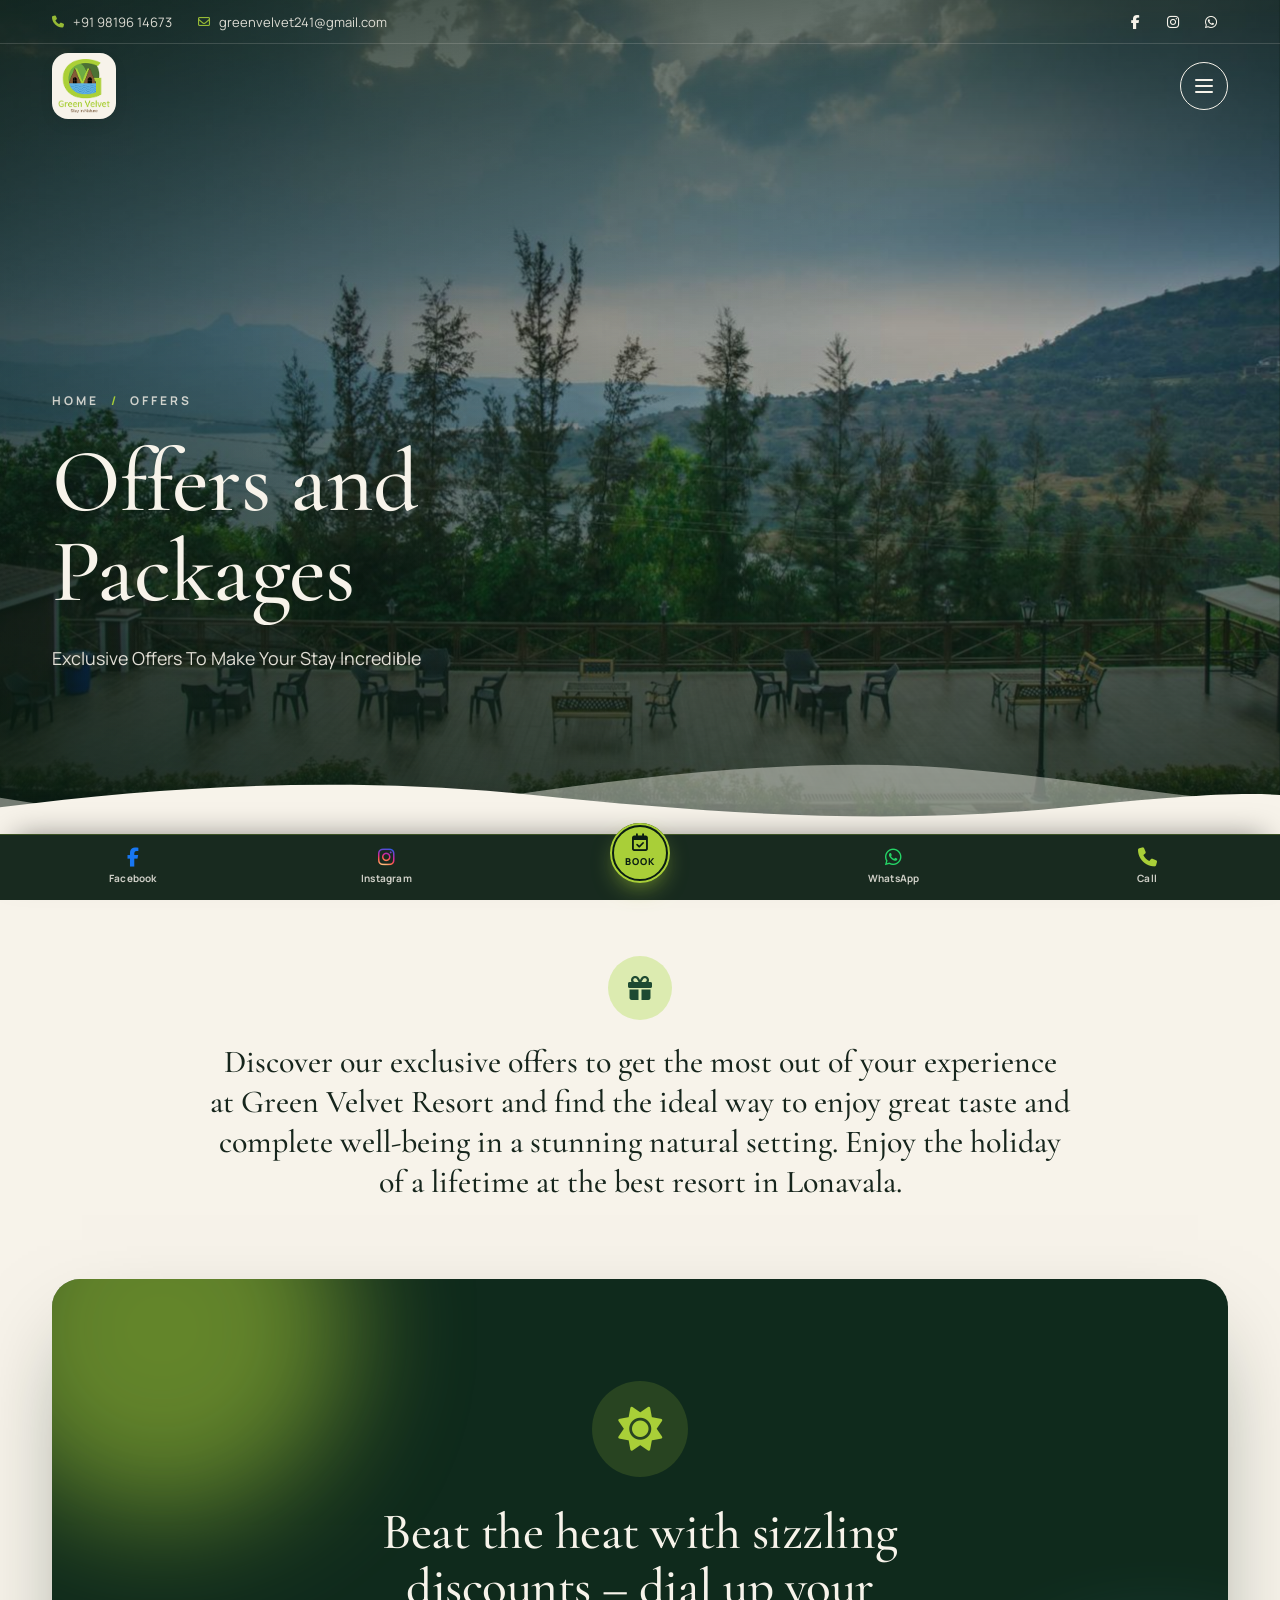
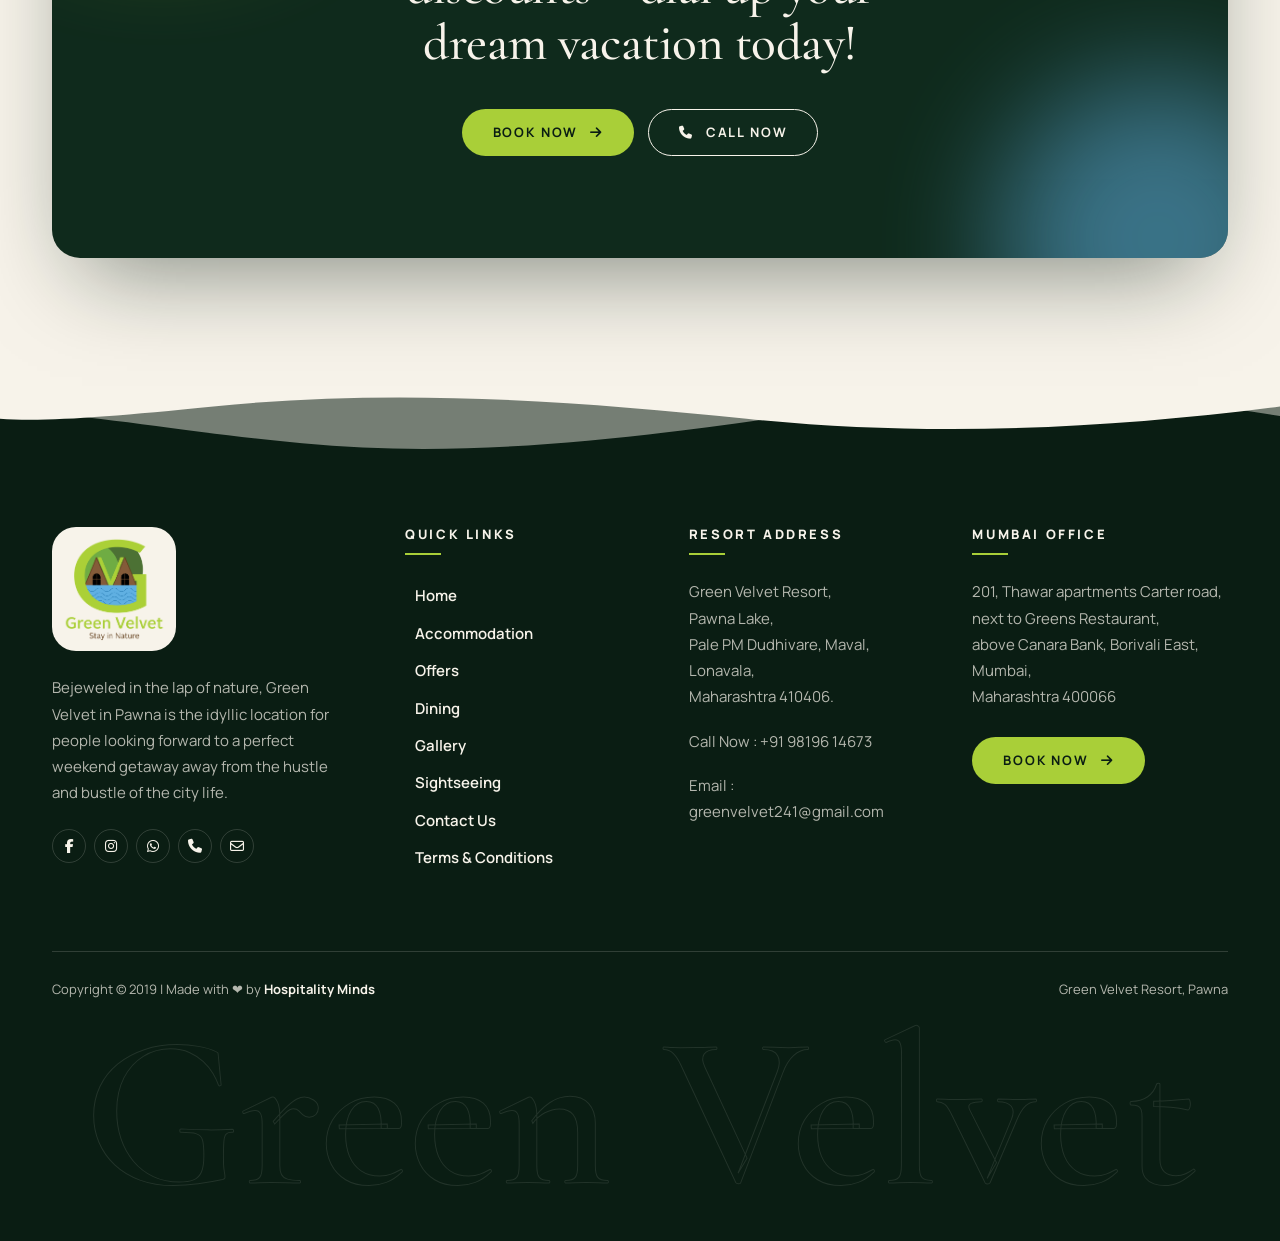
<file: offers.html>
<!DOCTYPE html>
<html lang="en">
<head>
  <meta charset="UTF-8">
  <meta name="viewport" content="width=device-width, initial-scale=1">
  <title>Exclusive Offers | Green Velvet Resort, Pawna| Special Offers</title>
  <meta name="title" content="Exclusive Offers | Green Velvet Resort, Pawna| Special Offers">
  <meta name="keywords" content="luxury resorts in lonavala,best villas in lonavala,best resort in lonavala,top resorts in lonavala,stay in lonavala,villas in lonavala,resorts in lonavala,pawna lake resorts,rooms in lonavala,best resort in pawna lake,best resort near pavana dam, luxury resorts near pawna lake,pawna lake resorts,luxury resort at pavana dam,best hotels in pawna lake,luxury resorts near lonavala,luxury resort in lonavala,cottages with lake view in pawna,best resorts near mumbai,3 star resorts near lonavala,resorts in lonavala,green velvet resort, pawna , green velvet resort, lonavala resort for family,lonavala resorts for couples">
  <meta name="description" content="Book your stay with exclusive offers by making a reservation now at Green Velvet Resort, Pawna. Keep checking- in to discover special offers. New Offers coming your way!">
  <link rel="canonical" href="https://greenvelvetresort.in/offers.html">
  <link rel="icon" href="img/logo.ico" type="image/x-icon">
  <link rel="apple-touch-icon" href="img/GreenVelvet/logo_3.png">
  <meta name="theme-color" content="#0f2a1c">
  <link rel="preconnect" href="https://fonts.googleapis.com">
  <link rel="preconnect" href="https://fonts.gstatic.com" crossorigin>
  <link rel="stylesheet" href="https://fonts.googleapis.com/css2?family=Cormorant+Garamond:ital,wght@0,400;0,500;0,600;0,700;1,400;1,500;1,600&amp;family=Manrope:wght@400;500;600;700;800&amp;display=swap">
  <link rel="stylesheet" href="https://cdnjs.cloudflare.com/ajax/libs/font-awesome/6.5.2/css/all.min.css" referrerpolicy="no-referrer">
  <link rel="stylesheet" href="css/style.css?v=20261030f">
  <link rel="preload" as="image" href="img/latest/1.JPG">
  <!-- Google tag (gtag.js) -->
  <script async src="https://www.googletagmanager.com/gtag/js?id=G-3RBBYKK4RE"></script>
  <script>
    window.dataLayer = window.dataLayer || [];
    function gtag(){dataLayer.push(arguments);}
    gtag('js', new Date());
    gtag('config', 'G-3RBBYKK4RE');
    gtag('config', 'AW-300514850');
    // Event snippet for Page conversion page
    gtag('event', 'conversion', {'send_to': 'AW-300514850/C9sfCMSIvpYZEKL8pY8B'});
  </script>
</head>
<body>
  <a class="skip-link" href="#main">Skip to content</a>

  <div class="preloader" aria-hidden="true">
    <div class="preloader__inner">
      <img class="preloader__logo" src="img/GreenVelvet/logo_2.png" alt="">
      <svg class="preloader__wave" viewBox="0 0 120 20"><path d="M2 10 Q 16 0 30 10 T 60 10 T 90 10 T 118 10"/></svg>
      <span class="preloader__text">Stay in Nature</span>
    </div>
  </div>
  <div class="scroll-progress" aria-hidden="true"></div>

  <header class="site-header" id="navbar" data-header>
    <div class="topbar social-bar">
      <div class="container topbar__inner">
        <div class="topbar__contact">
          <a href="tel:+919819614673"><i class="fa-solid fa-phone" aria-hidden="true"></i> +91 98196 14673</a>
          <a class="hide-sm" href="mailto:greenvelvet241@gmail.com"><i class="fa-regular fa-envelope" aria-hidden="true"></i> greenvelvet241@gmail.com</a>
        </div>
        <ul class="social">
          <li><a href="https://www.facebook.com/greenvelvetresort/" target="_blank" rel="noopener" aria-label="Facebook"><i class="fa-brands fa-facebook-f"></i></a></li>
          <li><a href="https://www.instagram.com/greenvelvetresort/" target="_blank" rel="noopener" aria-label="Instagram"><i class="fa-brands fa-instagram"></i></a></li>
          <li><a href="https://wa.me/919819614673" target="_blank" rel="noopener" aria-label="WhatsApp"><i class="fa-brands fa-whatsapp"></i></a></li>
        </ul>
      </div>
    </div>
    <div class="container navbar">
      <a class="brand" href="index.html" aria-label="Green Velvet Resort, Pawna &ndash; Home">
        <img src="img/GreenVelvet/logo_2.png" alt="Best Resorts in Pawna" width="133" height="137">
      </a>
      <nav class="nav" id="site-nav" aria-label="Main">
        <a class="nav__link" style="--i:0" title="Best Resorts in Pawna" href="index.html">Home</a>
        <a class="nav__link" style="--i:1" title="Luxury Resorts near Lonavala" href="accommodation.html">Accommodation</a>
        <a class="nav__link" style="--i:2" title="Best Resorts near Lonavala" href="offers.html" aria-current="page">Offers</a>
        <a class="nav__link" style="--i:3" title="Pure Veg Resorts near Lonavala" href="dining.html">Dining</a>
        <a class="nav__link" style="--i:4" title="Best Resorts near Lonavala" href="gallery.html">Gallery</a>
        <a class="nav__link" style="--i:5" title="Best Resorts near Lonavala" href="sightseeing.html">Sightseeing</a>
        <a class="nav__link" style="--i:6" title="Best Resorts near Pawna Lake" href="contact.html">Contact Us</a>
        <a class="btn nav__cta" style="--i:7" href="https://GreenVelvetresort.bookmystay.io?utm_source=webShare">Book Now <i class="fa-solid fa-arrow-right" aria-hidden="true"></i></a>
        <div class="nav__extra" style="--i:8">
          <a href="tel:+919819614673"><i class="fa-solid fa-phone" aria-hidden="true"></i> +91 98196 14673</a>
          <a href="mailto:greenvelvet241@gmail.com"><i class="fa-regular fa-envelope" aria-hidden="true"></i> greenvelvet241@gmail.com</a>
        </div>
      </nav>
      <button class="burger" type="button" aria-controls="site-nav" aria-expanded="false" aria-label="Open menu"><span></span><span></span><span></span></button>
    </div>
  </header>

  <main id="main">
  <section class="page-hero">
    <div class="page-hero__media" data-parallax="0.3"><img src="img/latest/1.JPG" alt="" fetchpriority="high"></div>
    <div class="container page-hero__content">
      <nav class="breadcrumb" aria-label="Breadcrumb" data-reveal="up"><a href="index.html">Home</a><span aria-hidden="true">/</span><span>Offers</span></nav>
      <h1 class="page-hero__title" data-split>Offers and Packages</h1>
      <p class="page-hero__sub" data-reveal="up" style="--d:.55s">Exclusive Offers To Make Your Stay Incredible</p>
    </div>
    <svg class="wave wave--bottom" viewBox="0 0 1440 100" preserveAspectRatio="none" aria-hidden="true"><path fill="currentColor" d="M-60,46 C140,96 340,96 540,62 C740,28 920,4 1100,24 C1280,44 1380,74 1500,62 L1500,100 L-60,100 Z"/><path fill="currentColor" d="M0,72 C200,42 400,32 600,56 C800,80 1000,96 1200,72 C1320,58 1390,52 1440,56 L1440,100 L0,100 Z"/></svg>
  </section>

  <section class="section">
    <div class="container">
      <div class="section-head" style="margin-bottom:clamp(48px,6vw,80px)">
        <span class="section-icon" aria-hidden="true" data-reveal="zoom"><i class="fa-solid fa-gift"></i></span>
        <p class="display-quote" data-reveal="up">Discover our exclusive offers to get the most out of your experience at
          Green Velvet Resort and find the ideal way to enjoy great taste and complete well-being in a stunning natural
          setting. Enjoy the holiday of a lifetime at the best resort in Lonavala.</p>
      </div>

      <div class="offer" data-reveal="zoom">
        <span class="offer__blob offer__blob--1" aria-hidden="true"></span>
        <span class="offer__blob offer__blob--2" aria-hidden="true"></span>
        <div class="offer__sun" aria-hidden="true"><i class="fa-solid fa-sun"></i></div>
        <h2>Beat the heat with sizzling discounts &ndash; dial up your dream vacation today!</h2>
        <div class="btn-row">
          <a class="btn" data-magnetic href="contact.html">Book Now <i class="fa-solid fa-arrow-right" aria-hidden="true"></i></a>
          <a class="btn btn--outline" href="tel:+919819614673"><i class="fa-solid fa-phone" aria-hidden="true"></i> Call Now</a>
        </div>
      </div>
    </div>
  </section>
  </main>

  <footer class="site-footer">
    <svg class="wave wave--top" viewBox="0 0 1440 100" preserveAspectRatio="none" aria-hidden="true"><path fill="currentColor" d="M-60,46 C140,96 340,96 540,62 C740,28 920,4 1100,24 C1280,44 1380,74 1500,62 L1500,100 L-60,100 Z"/><path fill="currentColor" d="M0,72 C200,42 400,32 600,56 C800,80 1000,96 1200,72 C1320,58 1390,52 1440,56 L1440,100 L0,100 Z"/></svg>
    <div class="container">
      <div class="footer-grid">
        <div class="footer-about" data-reveal="up">
          <img class="footer-logo" src="img/GreenVelvet/logo_3.png" alt="GreenVelvet" width="124" height="124" loading="lazy">
          <p>Bejeweled in the lap of nature, Green Velvet in Pawna is the idyllic location for people looking forward to a
            perfect weekend getaway away from the hustle and bustle of the city life.</p>
          <ul class="social">
            <li><a href="https://www.facebook.com/greenvelvetresort/" target="_blank" rel="noopener" aria-label="Facebook"><i class="fa-brands fa-facebook-f"></i></a></li>
            <li><a href="https://www.instagram.com/greenvelvetresort/" target="_blank" rel="noopener" aria-label="Instagram"><i class="fa-brands fa-instagram"></i></a></li>
            <li><a href="https://wa.me/919819614673" target="_blank" rel="noopener" aria-label="WhatsApp"><i class="fa-brands fa-whatsapp"></i></a></li>
            <li><a href="tel:+919819614673" aria-label="Call"><i class="fa-solid fa-phone"></i></a></li>
            <li><a href="mailto:greenvelvet241@gmail.com" aria-label="Email"><i class="fa-regular fa-envelope"></i></a></li>
          </ul>
        </div>
        <div data-reveal="up" style="--d:.1s">
          <h2 class="footer-title">Quick Links</h2>
          <ul class="footer-links">
            <li><a href="index.html">Home</a></li>
            <li><a href="accommodation.html">Accommodation</a></li>
            <li><a href="offers.html">Offers</a></li>
            <li><a href="dining.html">Dining</a></li>
            <li><a href="gallery.html">Gallery</a></li>
            <li><a href="sightseeing.html">Sightseeing</a></li>
            <li><a href="contact.html">Contact Us</a></li>
            <li><a href="terms-and-conditions.html">Terms &amp; Conditions</a></li>
          </ul>
        </div>
        <div data-reveal="up" style="--d:.2s">
          <h2 class="footer-title">Resort Address</h2>
          <address>Green Velvet Resort, <br>Pawna Lake, <br>Pale PM Dudhivare, Maval, <br>Lonavala,<br>Maharashtra 410406.</address>
          <p>Call Now : <a href="tel:+919819614673">+91 98196 14673</a></p>
          <p>Email : <br><a href="mailto:greenvelvet241@gmail.com">greenvelvet241@gmail.com</a></p>
        </div>
        <div data-reveal="up" style="--d:.3s">
          <h2 class="footer-title">Mumbai Office</h2>
          <address>201, Thawar apartments Carter road, <br>next to Greens Restaurant, <br>above Canara Bank, Borivali East, Mumbai,<br>Maharashtra 400066</address>
          <a class="btn" href="https://GreenVelvetresort.bookmystay.io?utm_source=webShare">Book Now <i class="fa-solid fa-arrow-right" aria-hidden="true"></i></a>
        </div>
      </div>
      <div class="footer-bottom">
        <p>Copyright &copy; 2019 | Made with <span aria-label="love">&#10084;&#65039;</span> by <strong>Hospitality Minds</strong></p>
        <p>Green Velvet Resort, Pawna</p>
      </div>
    </div>
    <div class="footer-mark" aria-hidden="true">Green Velvet</div>
  </footer>

  <aside class="social-rail" aria-label="Follow Green Velvet Resort">
    <span class="social-rail__label">Follow us</span>
    <a class="social-btn social-btn--fb" href="https://www.facebook.com/greenvelvetresort/" target="_blank" rel="noopener" aria-label="Facebook"><i class="fa-brands fa-facebook-f" aria-hidden="true"></i><span class="social-btn__tip" aria-hidden="true">Facebook</span></a>
    <a class="social-btn social-btn--ig" href="https://www.instagram.com/greenvelvetresort/" target="_blank" rel="noopener" aria-label="Instagram"><i class="fa-brands fa-instagram" aria-hidden="true"></i><span class="social-btn__tip" aria-hidden="true">Instagram</span></a>
    <span class="social-rail__sep" aria-hidden="true"></span>
    <a class="social-btn social-btn--wa" href="https://wa.me/919819614673" target="_blank" rel="noopener" aria-label="WhatsApp"><i class="fa-brands fa-whatsapp" aria-hidden="true"></i><span class="social-btn__tip" aria-hidden="true">WhatsApp</span></a>
    <a class="social-btn social-btn--call" href="tel:+919819614673" aria-label="Call the resort"><i class="fa-solid fa-phone" aria-hidden="true"></i><span class="social-btn__tip" aria-hidden="true">+91 98196 14673</span></a>
  </aside>

  <nav class="dock" aria-label="Quick actions">
    <a class="dock__item dock__item--fb" href="https://www.facebook.com/greenvelvetresort/" target="_blank" rel="noopener" aria-label="Facebook"><i class="fa-brands fa-facebook-f" aria-hidden="true"></i><span>Facebook</span></a>
    <a class="dock__item dock__item--ig" href="https://www.instagram.com/greenvelvetresort/" target="_blank" rel="noopener" aria-label="Instagram"><i class="fa-brands fa-instagram" aria-hidden="true"></i><span>Instagram</span></a>
    <a class="dock__book" href="https://GreenVelvetresort.bookmystay.io?utm_source=webShare" aria-label="Book now"><i class="fa-regular fa-calendar-check" aria-hidden="true"></i>Book</a>
    <a class="dock__item dock__item--wa" href="https://wa.me/919819614673" target="_blank" rel="noopener" aria-label="WhatsApp"><i class="fa-brands fa-whatsapp" aria-hidden="true"></i><span>WhatsApp</span></a>
    <a class="dock__item dock__item--call" href="tel:+919819614673" aria-label="Call the resort"><i class="fa-solid fa-phone" aria-hidden="true"></i><span>Call</span></a>
  </nav>
  <button class="to-top" type="button" aria-label="Back to top">
    <svg viewBox="0 0 52 52" aria-hidden="true"><circle class="to-top__track" cx="26" cy="26" r="24"/><circle class="to-top__ring" cx="26" cy="26" r="24" pathLength="1"/></svg>
    <i class="fa-solid fa-arrow-up" aria-hidden="true"></i>
  </button>

  <script src="js/main.js?v=20261030f" defer></script>
</body>
</html>
</file>
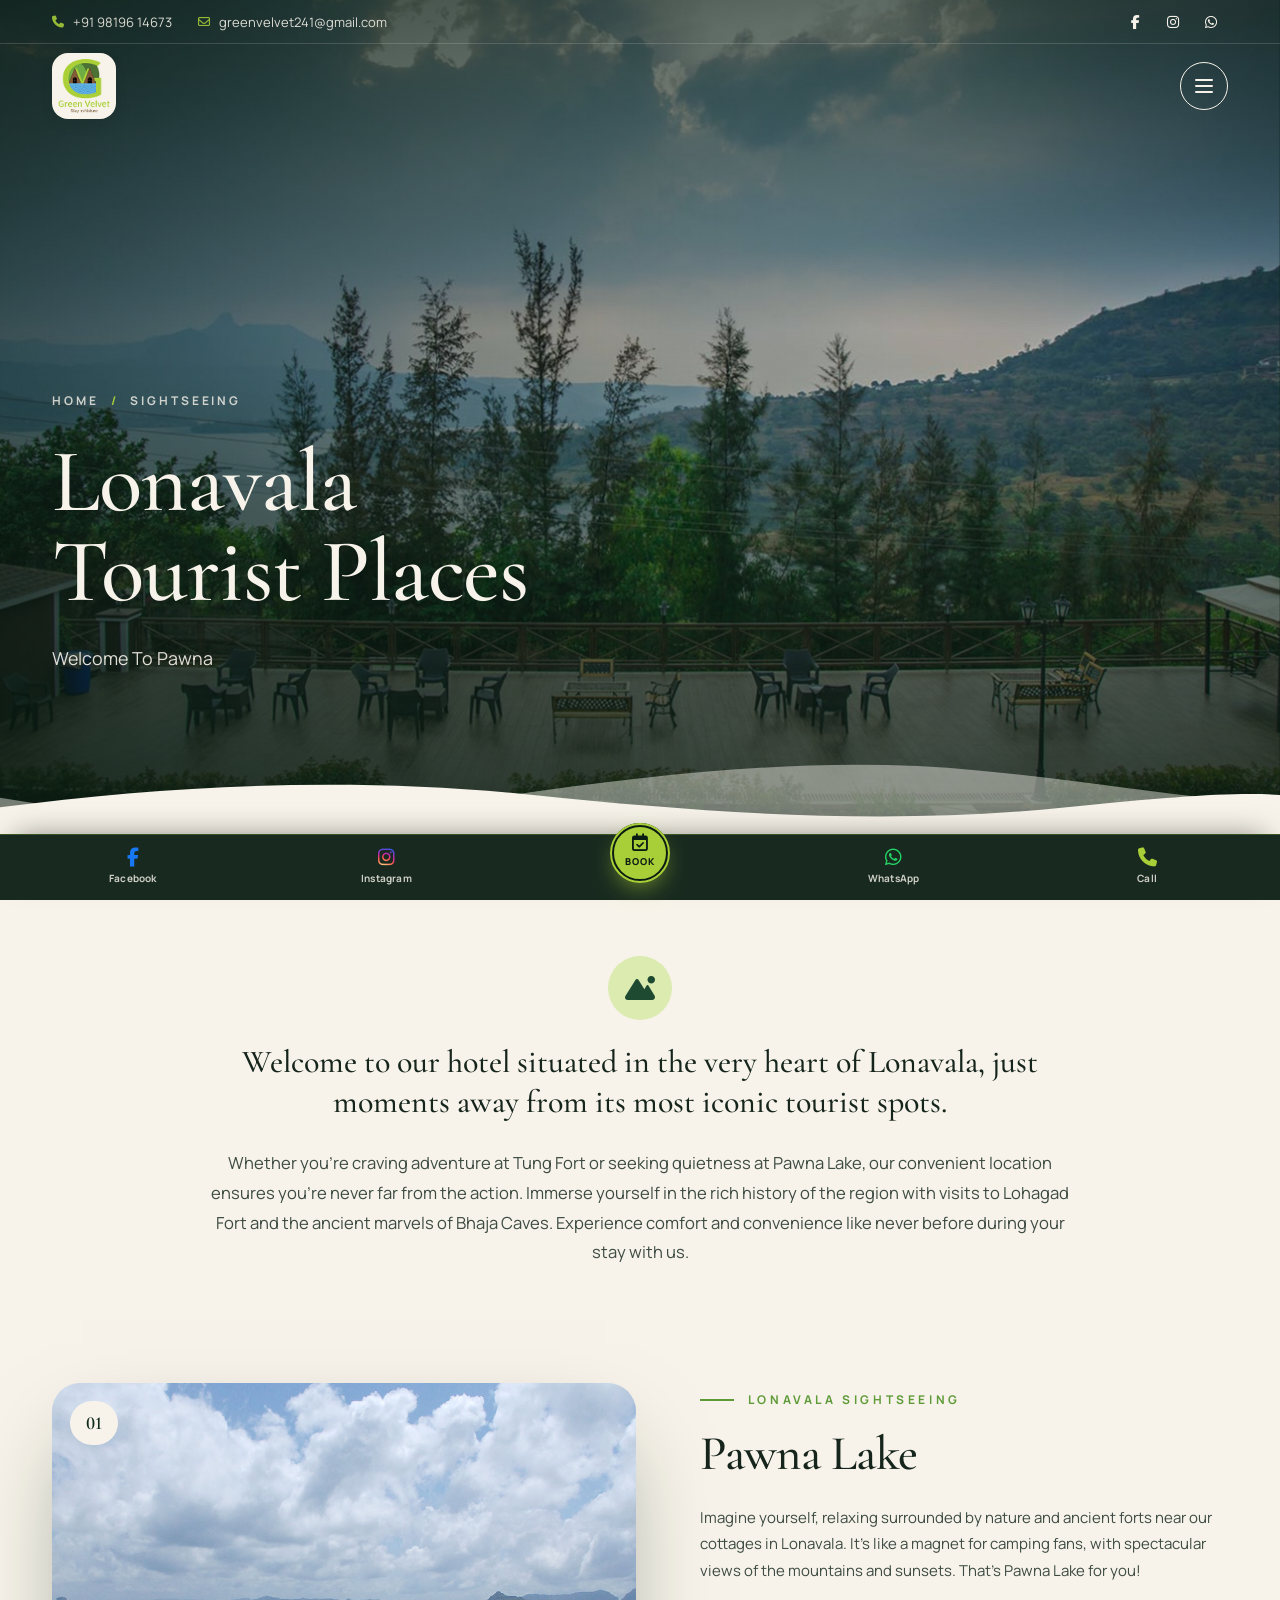
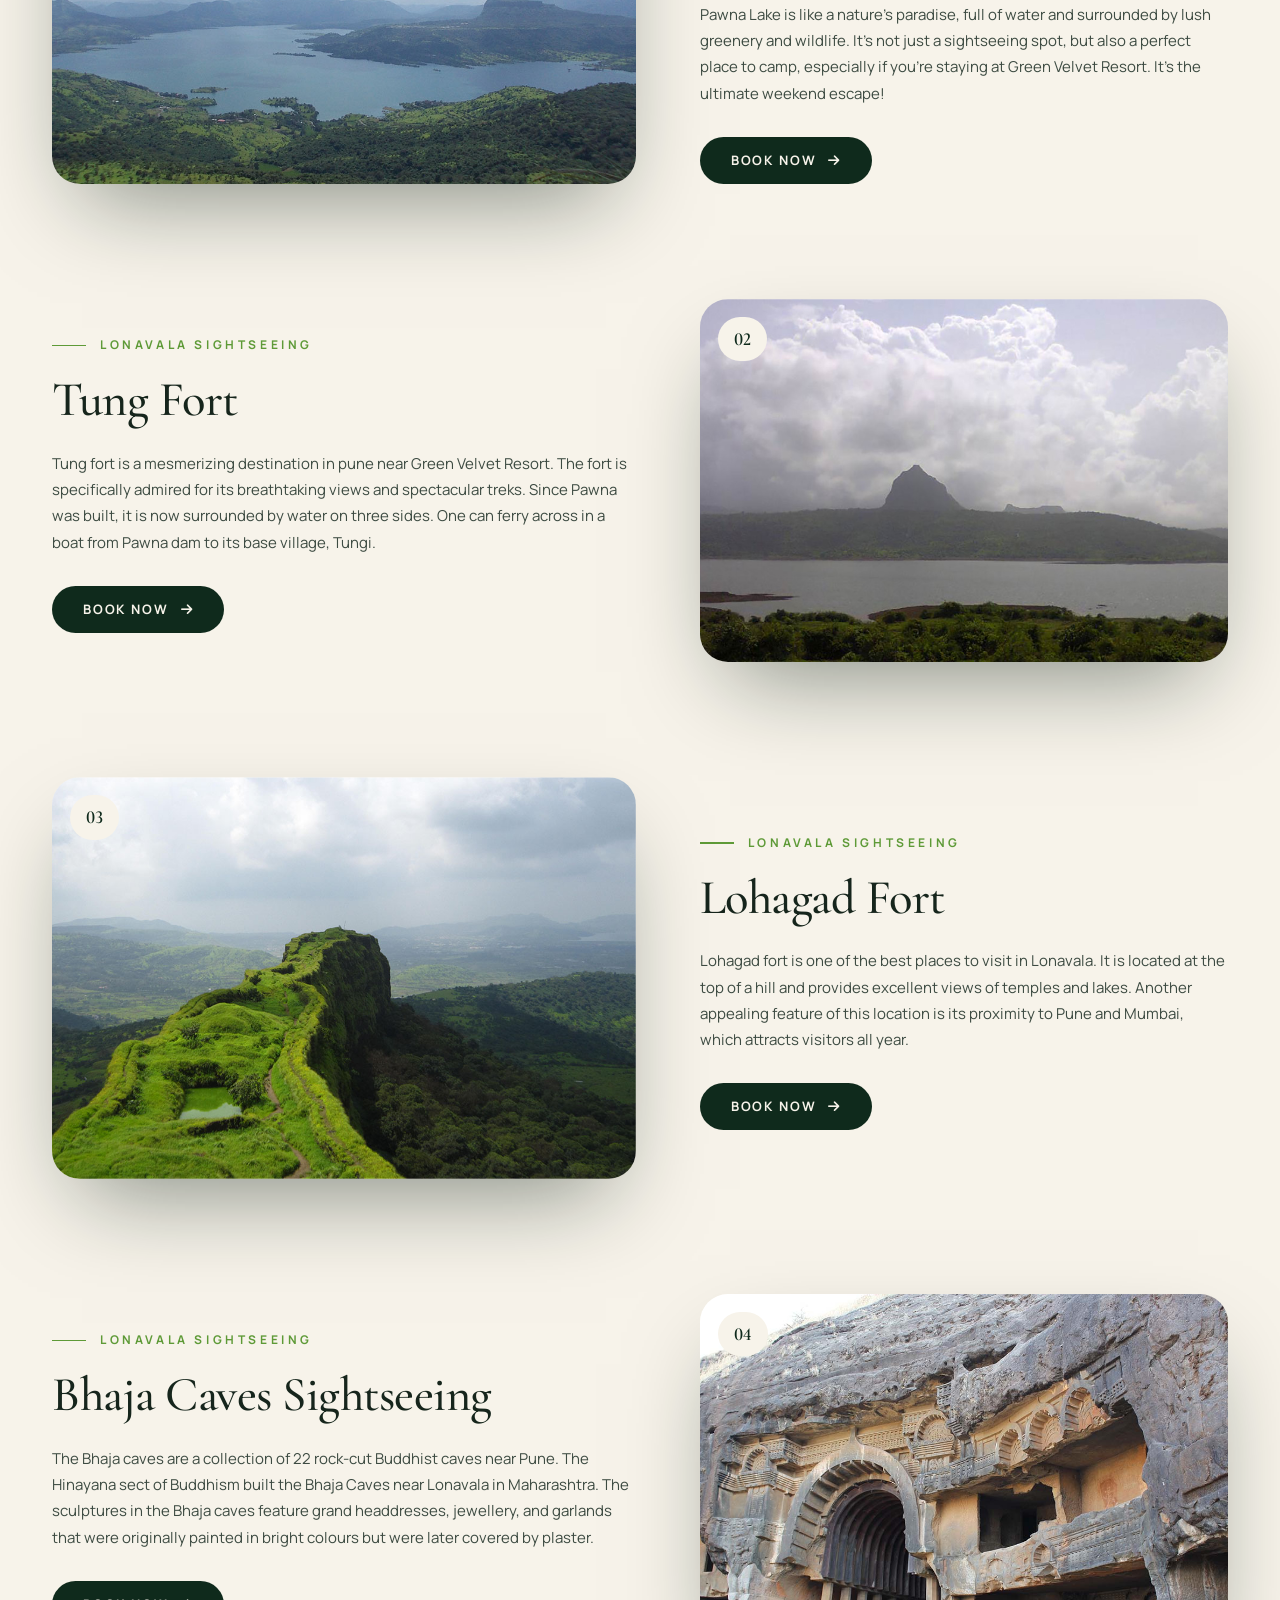
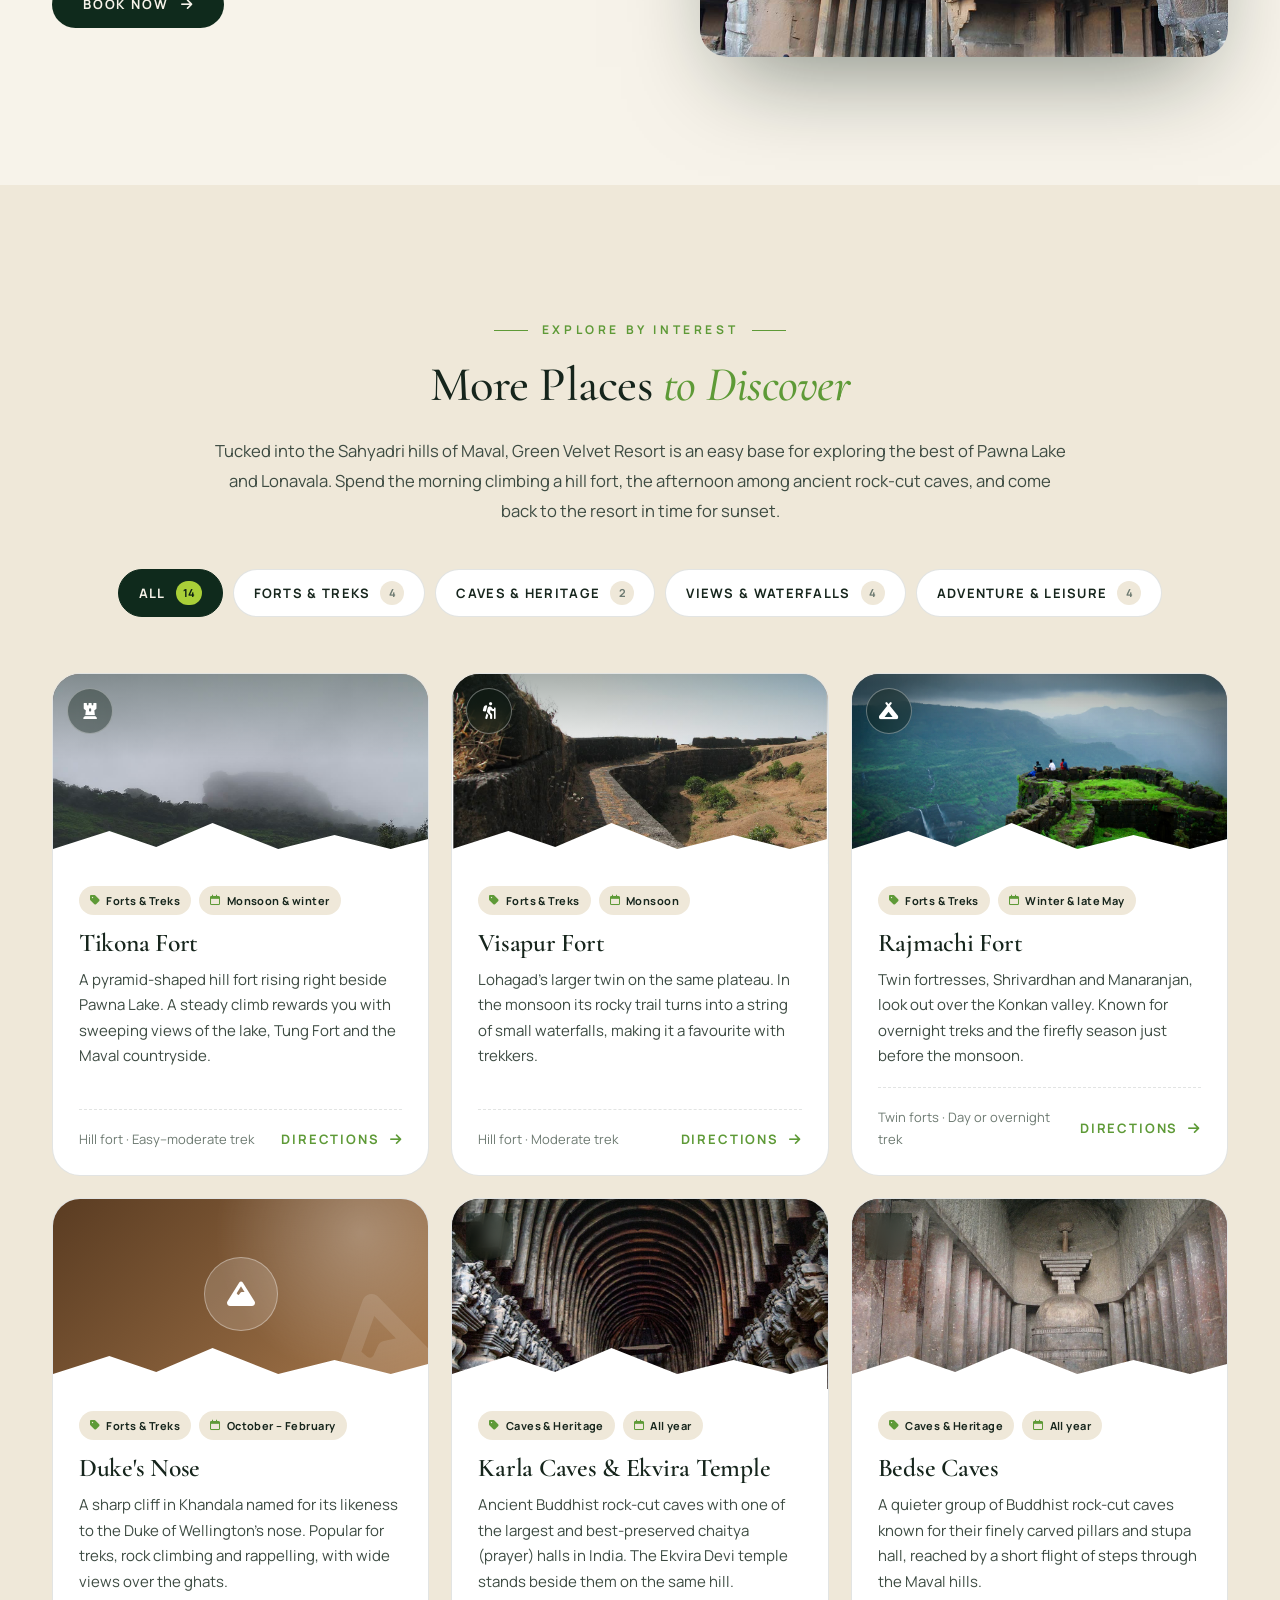
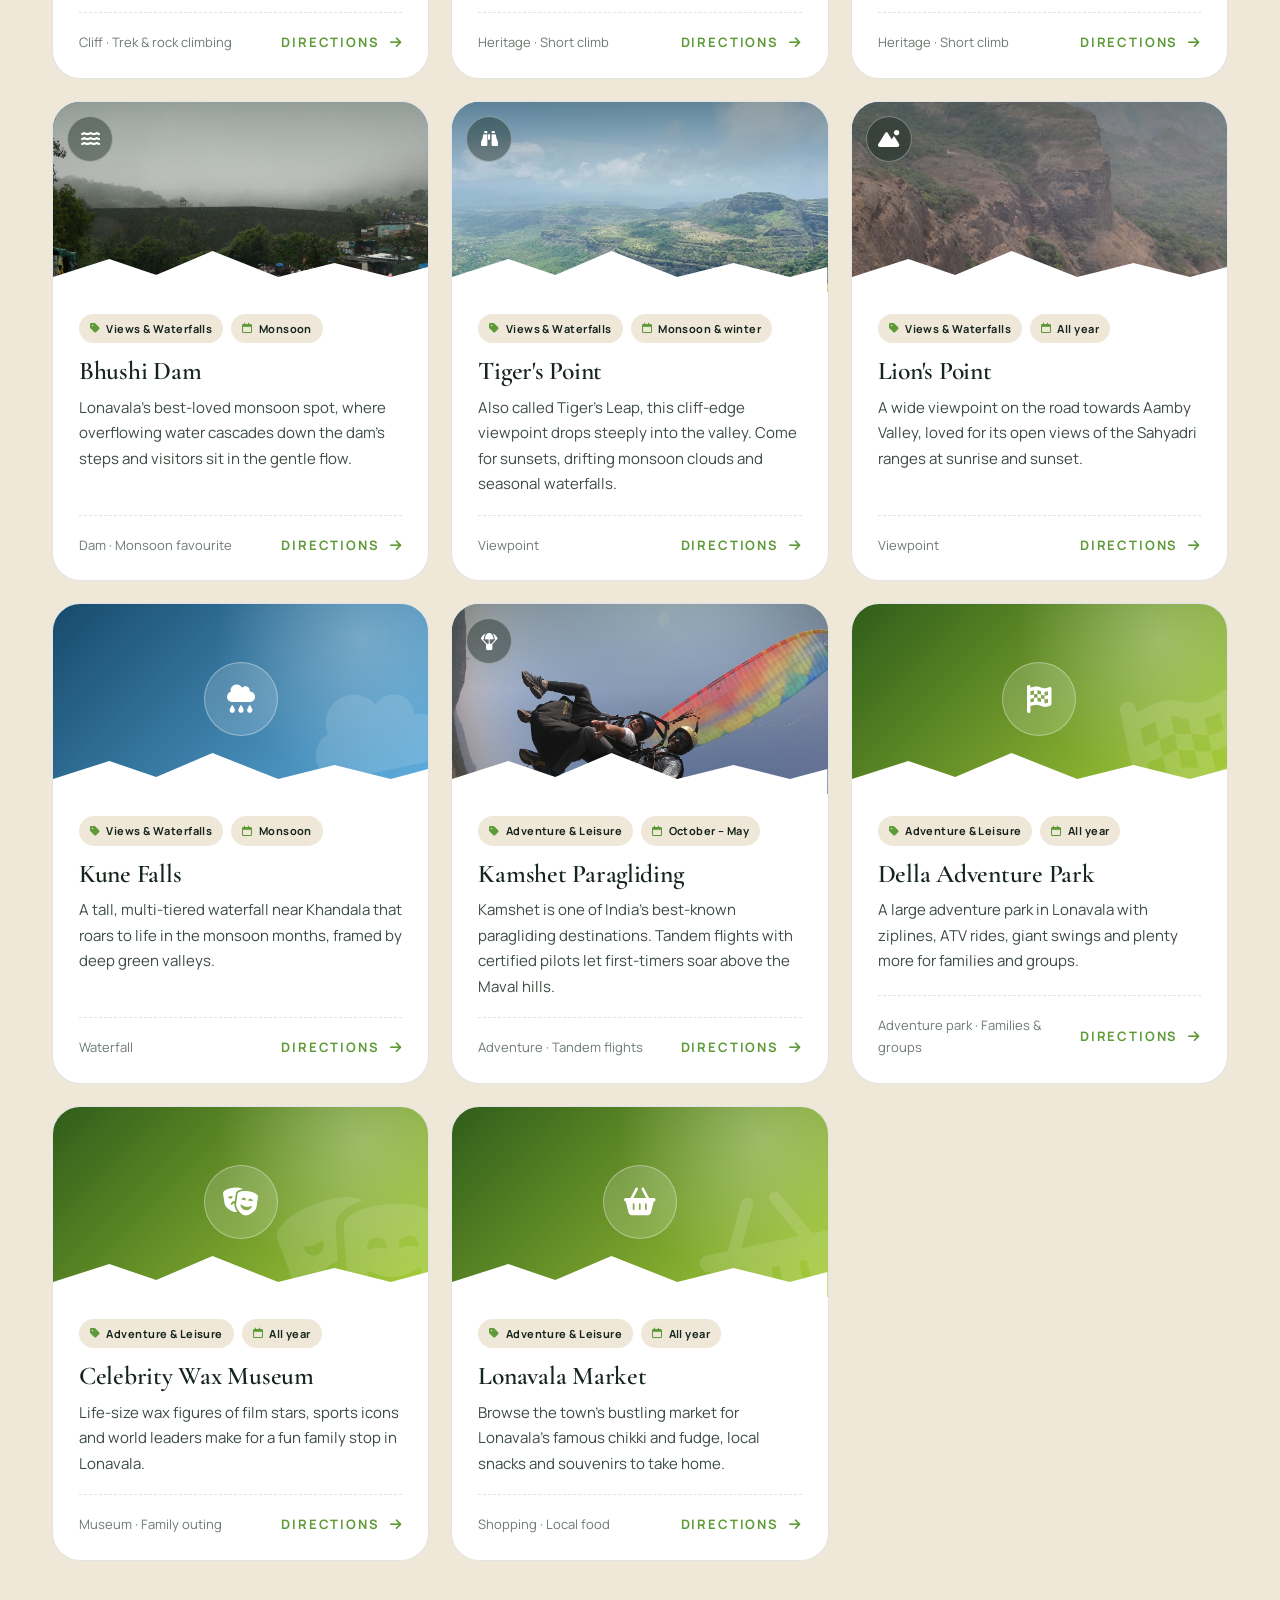
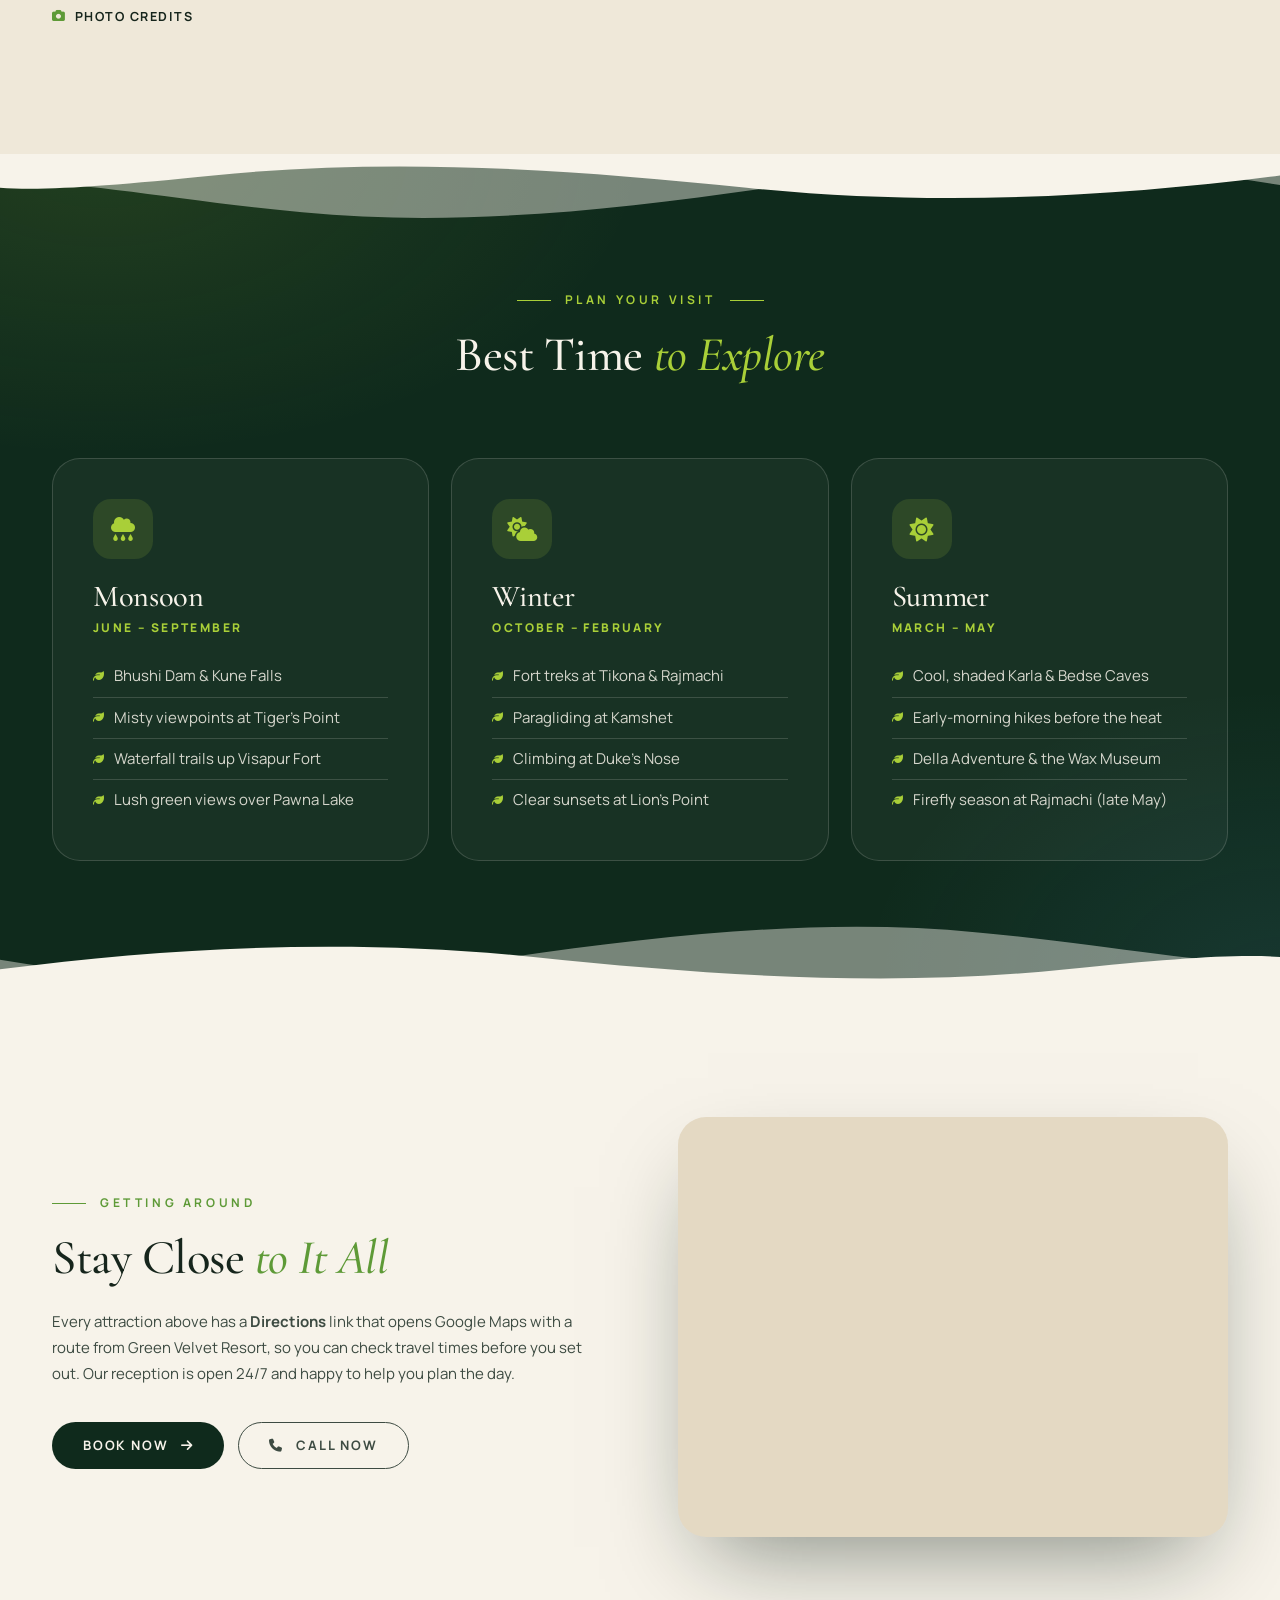
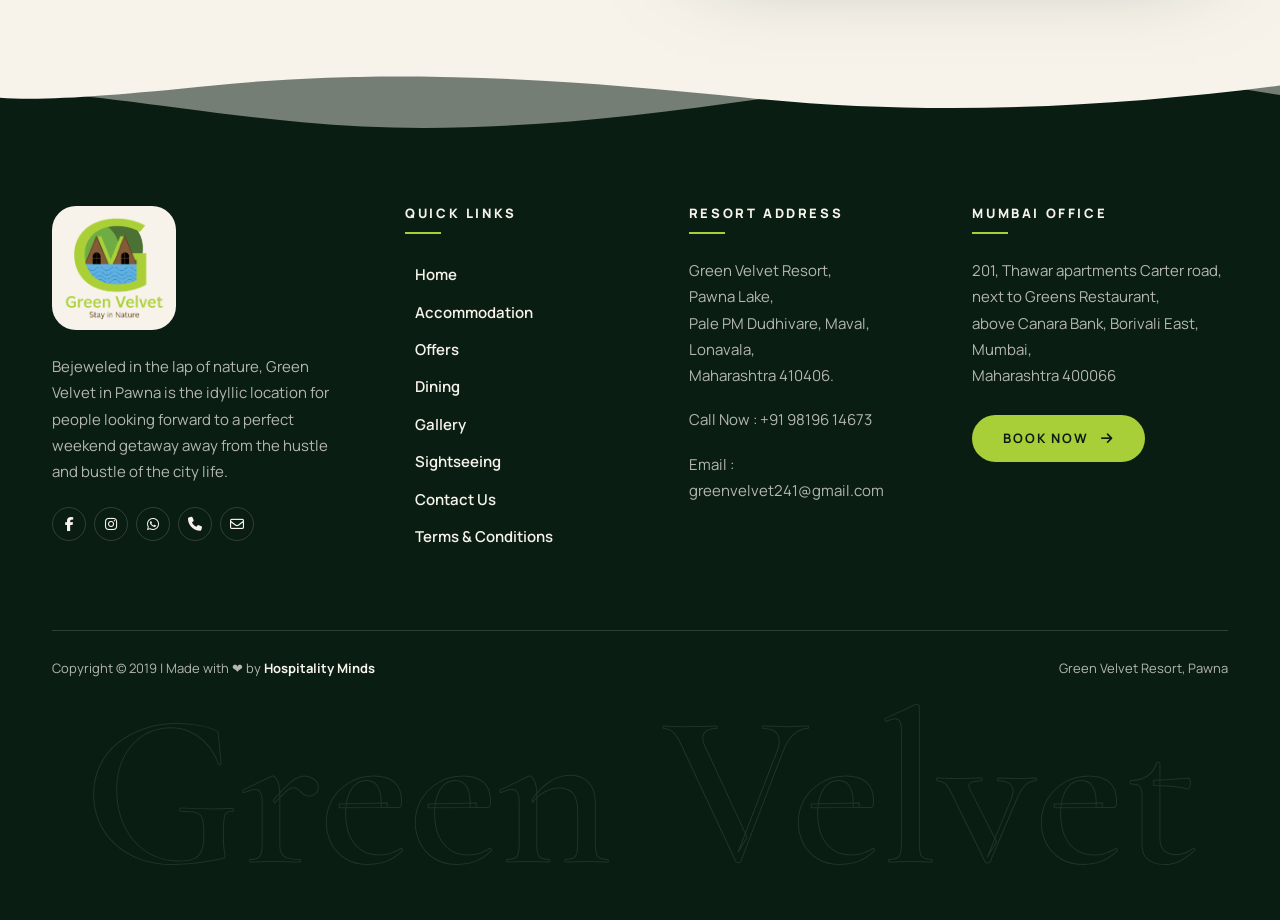
<file: sightseeing.html>
<!DOCTYPE html>
<html lang="en">
<head>
  <meta charset="UTF-8">
  <meta name="viewport" content="width=device-width, initial-scale=1">
  <title>Tourist Places to visit in Lonavala | Green Velvet Resort</title>
  <meta name="title" content="Lonavala Sightseeing|Green Velvet Resort, Pawna">
  <meta name="keywords" content="lonavala tourist places,lonavala sightseeing,lonavala tourist spot,places to visit in lonavala,lonavala places to visit,best places to visit in lonavala,pawna lake in lonavala,luxury resorts in lonavala,best villas in lonavala,best resort in lonavala,top resorts in lonavala,stay in lonavala,villas in lonavala,resorts in lonavala,pawna lake resorts,rooms in lonavala,best resort in pawna lake,best resort near pavana dam, luxury resorts near pawna lake,pawna lake resorts,luxury resort at pavana dam,best hotels in pawna lake,luxury resorts near lonavala,luxury resort in lonavala,cottages with lake view in pawna,best resorts near mumbai,3 star resorts near lonavala,resorts in lonavala,green velvet resort, pawna , green velvet resort, lonavala resort for family,lonavala resorts for couples">
  <meta name="description" content="Green Velvet Resort is a contemporary location where you can explore the best tourist places to visit in Lonavala and can have a memorable time here with loved ones.">
  <meta property="og:title" content="Tourist Places to visit in Lonavala | Green Velvet Resort">
  <meta property="og:site_name" content="Green Velvet Resort">
  <meta property="og:url" content="https://greenvelvetresort.in/sightseeing.html">
  <meta property="og:description" content="Green Velvet Resort is a contemporary location where you can explore the best tourist places to visit in Lonavala and can have a memorable time here with loved ones">
  <meta property="og:type" content="website">
  <meta property="og:image" content="https://greenvelvetresort.in/Experiences6.jpg">
  <meta name="twitter:card" content="summary_large_image">
  <meta name="twitter:site" content="@ Green Velvet Resort, Pawna">
  <meta name="twitter:title" content="Tourist Places to visit in Lonavala | Green Velvet Resort">
  <meta name="twitter:description" content="Green Velvet Resort is a contemporary location where you can explore the best tourist places to visit in Lonavala and can have a memorable time here with loved ones.">
  <meta name="twitter:image" content="https://greenvelvetresort.in/img/new/13.jpg">
  <link rel="canonical" href="https://greenvelvetresort.in/sightseeing.html">
  <link rel="icon" href="img/logo.ico" type="image/x-icon">
  <link rel="apple-touch-icon" href="img/GreenVelvet/logo_3.png">
  <meta name="theme-color" content="#0f2a1c">
  <link rel="preconnect" href="https://fonts.googleapis.com">
  <link rel="preconnect" href="https://fonts.gstatic.com" crossorigin>
  <link rel="stylesheet" href="https://fonts.googleapis.com/css2?family=Cormorant+Garamond:ital,wght@0,400;0,500;0,600;0,700;1,400;1,500;1,600&amp;family=Manrope:wght@400;500;600;700;800&amp;display=swap">
  <link rel="stylesheet" href="https://cdnjs.cloudflare.com/ajax/libs/font-awesome/6.5.2/css/all.min.css" referrerpolicy="no-referrer">
  <link rel="stylesheet" href="css/style.css?v=20261030f">
  <link rel="preload" as="image" href="img/new/2.jpg">
  <script type="application/ld+json">
{
  "@context": "https://schema.org",
  "@type": "Organization",
  "name": "Green Velvet Resort",
  "alternateName": "Green Velvet Resort, Pawna",
  "url": "https://greenvelvetresort.in/sightseeing.html",
  "logo": "https://greenvelvetresort.in/img/GreenVelvet/logo_2.png",
  "contactPoint": {
    "@type": "ContactPoint",
    "telephone": "+91 98196 14673",
    "contactType": "reservations",
    "areaServed": "IN",
    "availableLanguage": [
      "en",
      "Hindi"
    ]
  }
}
  </script>
  <!-- Google tag (gtag.js) -->
  <script async src="https://www.googletagmanager.com/gtag/js?id=G-3RBBYKK4RE"></script>
  <script>
    window.dataLayer = window.dataLayer || [];
    function gtag(){dataLayer.push(arguments);}
    gtag('js', new Date());
    gtag('config', 'G-3RBBYKK4RE');
    gtag('config', 'AW-300514850');
    // Event snippet for Page conversion page
    gtag('event', 'conversion', {'send_to': 'AW-300514850/C9sfCMSIvpYZEKL8pY8B'});
  </script>
</head>
<body>
  <a class="skip-link" href="#main">Skip to content</a>

  <div class="preloader" aria-hidden="true">
    <div class="preloader__inner">
      <img class="preloader__logo" src="img/GreenVelvet/logo_2.png" alt="">
      <svg class="preloader__wave" viewBox="0 0 120 20"><path d="M2 10 Q 16 0 30 10 T 60 10 T 90 10 T 118 10"/></svg>
      <span class="preloader__text">Stay in Nature</span>
    </div>
  </div>
  <div class="scroll-progress" aria-hidden="true"></div>

  <header class="site-header" id="navbar" data-header>
    <div class="topbar social-bar">
      <div class="container topbar__inner">
        <div class="topbar__contact">
          <a href="tel:+919819614673"><i class="fa-solid fa-phone" aria-hidden="true"></i> +91 98196 14673</a>
          <a class="hide-sm" href="mailto:greenvelvet241@gmail.com"><i class="fa-regular fa-envelope" aria-hidden="true"></i> greenvelvet241@gmail.com</a>
        </div>
        <ul class="social">
          <li><a href="https://www.facebook.com/greenvelvetresort/" target="_blank" rel="noopener" aria-label="Facebook"><i class="fa-brands fa-facebook-f"></i></a></li>
          <li><a href="https://www.instagram.com/greenvelvetresort/" target="_blank" rel="noopener" aria-label="Instagram"><i class="fa-brands fa-instagram"></i></a></li>
          <li><a href="https://wa.me/919819614673" target="_blank" rel="noopener" aria-label="WhatsApp"><i class="fa-brands fa-whatsapp"></i></a></li>
        </ul>
      </div>
    </div>
    <div class="container navbar">
      <a class="brand" href="index.html" aria-label="Green Velvet Resort, Pawna &ndash; Home">
        <img src="img/GreenVelvet/logo_2.png" alt="Best Resorts in Pawna" width="133" height="137">
      </a>
      <nav class="nav" id="site-nav" aria-label="Main">
        <a class="nav__link" style="--i:0" title="Best Resorts in Pawna" href="index.html">Home</a>
        <a class="nav__link" style="--i:1" title="Luxury Resorts near Lonavala" href="accommodation.html">Accommodation</a>
        <a class="nav__link" style="--i:2" title="Best Resorts near Lonavala" href="offers.html">Offers</a>
        <a class="nav__link" style="--i:3" title="Pure Veg Resorts near Lonavala" href="dining.html">Dining</a>
        <a class="nav__link" style="--i:4" title="Best Resorts near Lonavala" href="gallery.html">Gallery</a>
        <a class="nav__link" style="--i:5" title="Best Resorts near Lonavala" href="sightseeing.html" aria-current="page">Sightseeing</a>
        <a class="nav__link" style="--i:6" title="Best Resorts near Pawna Lake" href="contact.html">Contact Us</a>
        <a class="btn nav__cta" style="--i:7" href="https://GreenVelvetresort.bookmystay.io?utm_source=webShare">Book Now <i class="fa-solid fa-arrow-right" aria-hidden="true"></i></a>
        <div class="nav__extra" style="--i:8">
          <a href="tel:+919819614673"><i class="fa-solid fa-phone" aria-hidden="true"></i> +91 98196 14673</a>
          <a href="mailto:greenvelvet241@gmail.com"><i class="fa-regular fa-envelope" aria-hidden="true"></i> greenvelvet241@gmail.com</a>
        </div>
      </nav>
      <button class="burger" type="button" aria-controls="site-nav" aria-expanded="false" aria-label="Open menu"><span></span><span></span><span></span></button>
    </div>
  </header>

  <main id="main">
  <section class="page-hero">
    <div class="page-hero__media" data-parallax="0.3"><img src="img/new/2.jpg" alt="" fetchpriority="high"></div>
    <div class="container page-hero__content">
      <nav class="breadcrumb" aria-label="Breadcrumb" data-reveal="up"><a href="index.html">Home</a><span aria-hidden="true">/</span><span>Sightseeing</span></nav>
      <h1 class="page-hero__title" data-split>Lonavala Tourist Places</h1>
      <p class="page-hero__sub" data-reveal="up" style="--d:.55s">Welcome To Pawna</p>
    </div>
    <svg class="wave wave--bottom" viewBox="0 0 1440 100" preserveAspectRatio="none" aria-hidden="true"><path fill="currentColor" d="M-60,46 C140,96 340,96 540,62 C740,28 920,4 1100,24 C1280,44 1380,74 1500,62 L1500,100 L-60,100 Z"/><path fill="currentColor" d="M0,72 C200,42 400,32 600,56 C800,80 1000,96 1200,72 C1320,58 1390,52 1440,56 L1440,100 L0,100 Z"/></svg>
  </section>

  <section class="section">
    <div class="container">
      <div class="section-head" style="margin-bottom:clamp(64px,9vw,120px)">
        <span class="section-icon" aria-hidden="true" data-reveal="zoom"><i class="fa-solid fa-mountain-sun"></i></span>
        <p class="display-quote" data-reveal="up">Welcome to our hotel situated in the very heart of Lonavala, just moments
          away from its most iconic tourist spots.</p>
        <p class="lead" data-reveal="up">Whether you're craving adventure at Tung Fort or seeking quietness at Pawna Lake,
          our convenient location ensures you're never far from the action. Immerse yourself in the rich history of the
          region with visits to Lohagad Fort and the ancient marvels of Bhaja Caves. Experience comfort and convenience
          like never before during your stay with us.</p>
      </div>

      <div class="places sightseeing">
        <article class="place" id="pawna-lake">
          <div class="place__media" data-reveal="clip">
            <img src="img/Sightseeing/Pawna_lake.jpg" alt="Pawna Lake near Green Velvet Resort" loading="lazy">
            <span class="place__num">01</span>
          </div>
          <div class="place__text">
            <p class="eyebrow" data-reveal="up">Lonavala Sightseeing</p>
            <h2 class="place__title" data-reveal="up">Pawna Lake</h2>
            <p data-reveal="up">Imagine yourself, relaxing surrounded by nature and ancient forts near our cottages in
              Lonavala. It's like a magnet for camping fans, with spectacular views of the mountains and sunsets. That's
              Pawna Lake for you!</p>
            <p data-reveal="up">Pawna Lake is like a nature's paradise, full of water and surrounded by lush greenery and
              wildlife. It's not just a sightseeing spot, but also a perfect place to camp, especially if you're staying at
              Green Velvet Resort. It's the ultimate weekend escape!</p>
            <div class="btn-row" data-reveal="up" style="margin-top:30px">
              <a class="btn btn--dark" href="contact.html">Book Now <i class="fa-solid fa-arrow-right" aria-hidden="true"></i></a>
            </div>
          </div>
        </article>

        <article class="place" id="tung-fort">
          <div class="place__media" data-reveal="clip">
            <img src="img/Sightseeing/Tung_Fort.jpg" alt="Tung Fort near Green Velvet Resort" loading="lazy">
            <span class="place__num">02</span>
          </div>
          <div class="place__text">
            <p class="eyebrow" data-reveal="up">Lonavala Sightseeing</p>
            <h2 class="place__title" data-reveal="up">Tung Fort</h2>
            <p data-reveal="up">Tung fort is a mesmerizing destination in pune near Green Velvet Resort. The fort is
              specifically admired for its breathtaking views and spectacular treks. Since Pawna was built, it is now
              surrounded by water on three sides. One can ferry across in a boat from Pawna dam to its base village,
              Tungi.</p>
            <div class="btn-row" data-reveal="up" style="margin-top:30px">
              <a class="btn btn--dark" href="contact.html">Book Now <i class="fa-solid fa-arrow-right" aria-hidden="true"></i></a>
            </div>
          </div>
        </article>

        <article class="place" id="lohagad-fort">
          <div class="place__media" data-reveal="clip">
            <img src="img/Sightseeing/Lohagad_fort.jpg" alt="Lohagad Fort near Green Velvet Resort" loading="lazy">
            <span class="place__num">03</span>
          </div>
          <div class="place__text">
            <p class="eyebrow" data-reveal="up">Lonavala Sightseeing</p>
            <h2 class="place__title" data-reveal="up">Lohagad Fort</h2>
            <p data-reveal="up">Lohagad fort is one of the best places to visit in Lonavala. It is located at the top of a
              hill and provides excellent views of temples and lakes. Another appealing feature of this location is its
              proximity to Pune and Mumbai, which attracts visitors all year.</p>
            <div class="btn-row" data-reveal="up" style="margin-top:30px">
              <a class="btn btn--dark" href="contact.html">Book Now <i class="fa-solid fa-arrow-right" aria-hidden="true"></i></a>
            </div>
          </div>
        </article>

        <article class="place" id="bhaja-caves">
          <div class="place__media" data-reveal="clip">
            <img src="img/Sightseeing/Bhaja_Caves.jpg" alt="Bhaja Caves near Green Velvet Resort" loading="lazy">
            <span class="place__num">04</span>
          </div>
          <div class="place__text">
            <p class="eyebrow" data-reveal="up">Lonavala Sightseeing</p>
            <h2 class="place__title" data-reveal="up">Bhaja Caves Sightseeing</h2>
            <p data-reveal="up">The Bhaja caves are a collection of 22 rock-cut Buddhist caves near Pune. The Hinayana sect
              of Buddhism built the Bhaja Caves near Lonavala in Maharashtra. The sculptures in the Bhaja caves feature
              grand headdresses, jewellery, and garlands that were originally painted in bright colours but were later
              covered by plaster.</p>
            <div class="btn-row" data-reveal="up" style="margin-top:30px">
              <a class="btn btn--dark" href="contact.html">Book Now <i class="fa-solid fa-arrow-right" aria-hidden="true"></i></a>
            </div>
          </div>
        </article>
      </div>

    </div>
  </section>

  <section class="section section--alt" id="explore">
    <div class="container">
      <div class="section-head" style="margin-bottom:clamp(28px,4vw,44px)">
        <p class="eyebrow eyebrow--center" data-reveal="up">Explore by interest</p>
        <h2 class="title-lg" data-reveal="up">More Places <span class="accent">to Discover</span></h2>
        <p class="lead" data-reveal="up">Tucked into the Sahyadri hills of Maval, Green Velvet Resort is an easy base for
          exploring the best of Pawna Lake and Lonavala. Spend the morning climbing a hill fort, the afternoon among
          ancient rock-cut caves, and come back to the resort in time for sunset.</p>
      </div>
      <div class="filters" role="group" aria-label="Filter attractions" data-reveal="up">
        <button class="filter is-active" type="button" data-filter="all" aria-pressed="true">All <span class="filter__count"></span></button>
        <button class="filter" type="button" data-filter="forts" aria-pressed="false">Forts &amp; Treks <span class="filter__count"></span></button>
        <button class="filter" type="button" data-filter="caves" aria-pressed="false">Caves &amp; Heritage <span class="filter__count"></span></button>
        <button class="filter" type="button" data-filter="views" aria-pressed="false">Views &amp; Waterfalls <span class="filter__count"></span></button>
        <button class="filter" type="button" data-filter="adventure" aria-pressed="false">Adventure &amp; Leisure <span class="filter__count"></span></button>
      </div>
      <div class="attractions-grid filterable" data-reveal="up">
        <article class="attraction" data-cat="forts">
          <div class="attraction__art attraction__art--photo">
            <img src="img/Nearby/tikona.jpg" alt="Tikona Fort" loading="lazy">
            <span class="attraction__icon"><i class="fa-solid fa-chess-rook" aria-hidden="true"></i></span>
            <svg class="attraction__hills" viewBox="0 0 400 46" preserveAspectRatio="none" aria-hidden="true"><path fill="currentColor" d="M0 46V30l60-18 50 16 60-24 70 26 60-14 60 14 40-10v26z"/></svg>
          </div>
          <div class="attraction__body">
            <div class="attraction__chips"><span class="chip"><i class="fa-solid fa-tag" aria-hidden="true"></i>Forts &amp; Treks</span><span class="chip"><i class="fa-regular fa-calendar" aria-hidden="true"></i>Monsoon &amp; winter</span></div>
            <h3>Tikona Fort</h3>
            <p>A pyramid-shaped hill fort rising right beside Pawna Lake. A steady climb rewards you with sweeping views of the lake, Tung Fort and the Maval countryside.</p>
            <div class="attraction__foot"><span>Hill fort &middot; Easy&ndash;moderate trek</span><a class="link-arrow" href="https://www.google.com/maps/dir/?api=1&amp;origin=Green+Velvet+Resort%2C+Pawna+Lake&amp;destination=Tikona+Fort%2C+Maharashtra&amp;travelmode=driving" target="_blank" rel="noopener" aria-label="Directions to Tikona Fort">Directions <i class="fa-solid fa-arrow-right" aria-hidden="true"></i></a></div>
          </div>
        </article>
        <article class="attraction" data-cat="forts">
          <div class="attraction__art attraction__art--photo">
            <img src="img/Nearby/visapur.jpg" alt="Visapur Fort" loading="lazy">
            <span class="attraction__icon"><i class="fa-solid fa-person-hiking" aria-hidden="true"></i></span>
            <svg class="attraction__hills" viewBox="0 0 400 46" preserveAspectRatio="none" aria-hidden="true"><path fill="currentColor" d="M0 46V30l60-18 50 16 60-24 70 26 60-14 60 14 40-10v26z"/></svg>
          </div>
          <div class="attraction__body">
            <div class="attraction__chips"><span class="chip"><i class="fa-solid fa-tag" aria-hidden="true"></i>Forts &amp; Treks</span><span class="chip"><i class="fa-regular fa-calendar" aria-hidden="true"></i>Monsoon</span></div>
            <h3>Visapur Fort</h3>
            <p>Lohagad's larger twin on the same plateau. In the monsoon its rocky trail turns into a string of small waterfalls, making it a favourite with trekkers.</p>
            <div class="attraction__foot"><span>Hill fort &middot; Moderate trek</span><a class="link-arrow" href="https://www.google.com/maps/dir/?api=1&amp;origin=Green+Velvet+Resort%2C+Pawna+Lake&amp;destination=Visapur+Fort%2C+Maharashtra&amp;travelmode=driving" target="_blank" rel="noopener" aria-label="Directions to Visapur Fort">Directions <i class="fa-solid fa-arrow-right" aria-hidden="true"></i></a></div>
          </div>
        </article>
        <article class="attraction" data-cat="forts">
          <div class="attraction__art attraction__art--photo">
            <img src="img/Nearby/rajmachi.jpg" alt="Rajmachi Fort" loading="lazy">
            <span class="attraction__icon"><i class="fa-solid fa-campground" aria-hidden="true"></i></span>
            <svg class="attraction__hills" viewBox="0 0 400 46" preserveAspectRatio="none" aria-hidden="true"><path fill="currentColor" d="M0 46V30l60-18 50 16 60-24 70 26 60-14 60 14 40-10v26z"/></svg>
          </div>
          <div class="attraction__body">
            <div class="attraction__chips"><span class="chip"><i class="fa-solid fa-tag" aria-hidden="true"></i>Forts &amp; Treks</span><span class="chip"><i class="fa-regular fa-calendar" aria-hidden="true"></i>Winter &amp; late May</span></div>
            <h3>Rajmachi Fort</h3>
            <p>Twin fortresses, Shrivardhan and Manaranjan, look out over the Konkan valley. Known for overnight treks and the firefly season just before the monsoon.</p>
            <div class="attraction__foot"><span>Twin forts &middot; Day or overnight trek</span><a class="link-arrow" href="https://www.google.com/maps/dir/?api=1&amp;origin=Green+Velvet+Resort%2C+Pawna+Lake&amp;destination=Rajmachi+Fort%2C+Maharashtra&amp;travelmode=driving" target="_blank" rel="noopener" aria-label="Directions to Rajmachi Fort">Directions <i class="fa-solid fa-arrow-right" aria-hidden="true"></i></a></div>
          </div>
        </article>
        <article class="attraction" data-cat="forts">
          <div class="attraction__art">
            <i class="fa-solid fa-mountain attraction__ghost" aria-hidden="true"></i>
            <span class="attraction__icon"><i class="fa-solid fa-mountain" aria-hidden="true"></i></span>
            <svg class="attraction__hills" viewBox="0 0 400 46" preserveAspectRatio="none" aria-hidden="true"><path fill="currentColor" d="M0 46V30l60-18 50 16 60-24 70 26 60-14 60 14 40-10v26z"/></svg>
          </div>
          <div class="attraction__body">
            <div class="attraction__chips"><span class="chip"><i class="fa-solid fa-tag" aria-hidden="true"></i>Forts &amp; Treks</span><span class="chip"><i class="fa-regular fa-calendar" aria-hidden="true"></i>October &ndash; February</span></div>
            <h3>Duke's Nose</h3>
            <p>A sharp cliff in Khandala named for its likeness to the Duke of Wellington's nose. Popular for treks, rock climbing and rappelling, with wide views over the ghats.</p>
            <div class="attraction__foot"><span>Cliff &middot; Trek &amp; rock climbing</span><a class="link-arrow" href="https://www.google.com/maps/dir/?api=1&amp;origin=Green+Velvet+Resort%2C+Pawna+Lake&amp;destination=Duke%27s+Nose%2C+Khandala&amp;travelmode=driving" target="_blank" rel="noopener" aria-label="Directions to Duke's Nose">Directions <i class="fa-solid fa-arrow-right" aria-hidden="true"></i></a></div>
          </div>
        </article>
        <article class="attraction" data-cat="caves">
          <div class="attraction__art attraction__art--photo">
            <img src="img/Nearby/karla.jpg" alt="Karla Caves &amp; Ekvira Temple" loading="lazy">
            <span class="attraction__icon"><i class="fa-solid fa-place-of-worship" aria-hidden="true"></i></span>
            <svg class="attraction__hills" viewBox="0 0 400 46" preserveAspectRatio="none" aria-hidden="true"><path fill="currentColor" d="M0 46V30l60-18 50 16 60-24 70 26 60-14 60 14 40-10v26z"/></svg>
          </div>
          <div class="attraction__body">
            <div class="attraction__chips"><span class="chip"><i class="fa-solid fa-tag" aria-hidden="true"></i>Caves &amp; Heritage</span><span class="chip"><i class="fa-regular fa-calendar" aria-hidden="true"></i>All year</span></div>
            <h3>Karla Caves &amp; Ekvira Temple</h3>
            <p>Ancient Buddhist rock-cut caves with one of the largest and best-preserved chaitya (prayer) halls in India. The Ekvira Devi temple stands beside them on the same hill.</p>
            <div class="attraction__foot"><span>Heritage &middot; Short climb</span><a class="link-arrow" href="https://www.google.com/maps/dir/?api=1&amp;origin=Green+Velvet+Resort%2C+Pawna+Lake&amp;destination=Karla+Caves%2C+Maharashtra&amp;travelmode=driving" target="_blank" rel="noopener" aria-label="Directions to Karla Caves & Ekvira Temple">Directions <i class="fa-solid fa-arrow-right" aria-hidden="true"></i></a></div>
          </div>
        </article>
        <article class="attraction" data-cat="caves">
          <div class="attraction__art attraction__art--photo">
            <img src="img/Nearby/bedse.jpg" alt="Bedse Caves" loading="lazy">
            <span class="attraction__icon"><i class="fa-solid fa-landmark" aria-hidden="true"></i></span>
            <svg class="attraction__hills" viewBox="0 0 400 46" preserveAspectRatio="none" aria-hidden="true"><path fill="currentColor" d="M0 46V30l60-18 50 16 60-24 70 26 60-14 60 14 40-10v26z"/></svg>
          </div>
          <div class="attraction__body">
            <div class="attraction__chips"><span class="chip"><i class="fa-solid fa-tag" aria-hidden="true"></i>Caves &amp; Heritage</span><span class="chip"><i class="fa-regular fa-calendar" aria-hidden="true"></i>All year</span></div>
            <h3>Bedse Caves</h3>
            <p>A quieter group of Buddhist rock-cut caves known for their finely carved pillars and stupa hall, reached by a short flight of steps through the Maval hills.</p>
            <div class="attraction__foot"><span>Heritage &middot; Short climb</span><a class="link-arrow" href="https://www.google.com/maps/dir/?api=1&amp;origin=Green+Velvet+Resort%2C+Pawna+Lake&amp;destination=Bedse+Caves%2C+Maharashtra&amp;travelmode=driving" target="_blank" rel="noopener" aria-label="Directions to Bedse Caves">Directions <i class="fa-solid fa-arrow-right" aria-hidden="true"></i></a></div>
          </div>
        </article>
        <article class="attraction" data-cat="views">
          <div class="attraction__art attraction__art--photo">
            <img src="img/Nearby/bhushi.jpg" alt="Bhushi Dam" loading="lazy">
            <span class="attraction__icon"><i class="fa-solid fa-water" aria-hidden="true"></i></span>
            <svg class="attraction__hills" viewBox="0 0 400 46" preserveAspectRatio="none" aria-hidden="true"><path fill="currentColor" d="M0 46V30l60-18 50 16 60-24 70 26 60-14 60 14 40-10v26z"/></svg>
          </div>
          <div class="attraction__body">
            <div class="attraction__chips"><span class="chip"><i class="fa-solid fa-tag" aria-hidden="true"></i>Views &amp; Waterfalls</span><span class="chip"><i class="fa-regular fa-calendar" aria-hidden="true"></i>Monsoon</span></div>
            <h3>Bhushi Dam</h3>
            <p>Lonavala's best-loved monsoon spot, where overflowing water cascades down the dam's steps and visitors sit in the gentle flow.</p>
            <div class="attraction__foot"><span>Dam &middot; Monsoon favourite</span><a class="link-arrow" href="https://www.google.com/maps/dir/?api=1&amp;origin=Green+Velvet+Resort%2C+Pawna+Lake&amp;destination=Bhushi+Dam%2C+Lonavala&amp;travelmode=driving" target="_blank" rel="noopener" aria-label="Directions to Bhushi Dam">Directions <i class="fa-solid fa-arrow-right" aria-hidden="true"></i></a></div>
          </div>
        </article>
        <article class="attraction" data-cat="views">
          <div class="attraction__art attraction__art--photo">
            <img src="img/Nearby/tiger.jpg" alt="Tiger's Point" loading="lazy">
            <span class="attraction__icon"><i class="fa-solid fa-binoculars" aria-hidden="true"></i></span>
            <svg class="attraction__hills" viewBox="0 0 400 46" preserveAspectRatio="none" aria-hidden="true"><path fill="currentColor" d="M0 46V30l60-18 50 16 60-24 70 26 60-14 60 14 40-10v26z"/></svg>
          </div>
          <div class="attraction__body">
            <div class="attraction__chips"><span class="chip"><i class="fa-solid fa-tag" aria-hidden="true"></i>Views &amp; Waterfalls</span><span class="chip"><i class="fa-regular fa-calendar" aria-hidden="true"></i>Monsoon &amp; winter</span></div>
            <h3>Tiger's Point</h3>
            <p>Also called Tiger's Leap, this cliff-edge viewpoint drops steeply into the valley. Come for sunsets, drifting monsoon clouds and seasonal waterfalls.</p>
            <div class="attraction__foot"><span>Viewpoint</span><a class="link-arrow" href="https://www.google.com/maps/dir/?api=1&amp;origin=Green+Velvet+Resort%2C+Pawna+Lake&amp;destination=Tiger%27s+Point%2C+Lonavala&amp;travelmode=driving" target="_blank" rel="noopener" aria-label="Directions to Tiger's Point">Directions <i class="fa-solid fa-arrow-right" aria-hidden="true"></i></a></div>
          </div>
        </article>
        <article class="attraction" data-cat="views">
          <div class="attraction__art attraction__art--photo">
            <img src="img/Nearby/lion.jpg" alt="Lion's Point" loading="lazy">
            <span class="attraction__icon"><i class="fa-solid fa-mountain-sun" aria-hidden="true"></i></span>
            <svg class="attraction__hills" viewBox="0 0 400 46" preserveAspectRatio="none" aria-hidden="true"><path fill="currentColor" d="M0 46V30l60-18 50 16 60-24 70 26 60-14 60 14 40-10v26z"/></svg>
          </div>
          <div class="attraction__body">
            <div class="attraction__chips"><span class="chip"><i class="fa-solid fa-tag" aria-hidden="true"></i>Views &amp; Waterfalls</span><span class="chip"><i class="fa-regular fa-calendar" aria-hidden="true"></i>All year</span></div>
            <h3>Lion's Point</h3>
            <p>A wide viewpoint on the road towards Aamby Valley, loved for its open views of the Sahyadri ranges at sunrise and sunset.</p>
            <div class="attraction__foot"><span>Viewpoint</span><a class="link-arrow" href="https://www.google.com/maps/dir/?api=1&amp;origin=Green+Velvet+Resort%2C+Pawna+Lake&amp;destination=Lion%27s+Point%2C+Lonavala&amp;travelmode=driving" target="_blank" rel="noopener" aria-label="Directions to Lion's Point">Directions <i class="fa-solid fa-arrow-right" aria-hidden="true"></i></a></div>
          </div>
        </article>
        <article class="attraction" data-cat="views">
          <div class="attraction__art">
            <i class="fa-solid fa-cloud-rain attraction__ghost" aria-hidden="true"></i>
            <span class="attraction__icon"><i class="fa-solid fa-cloud-rain" aria-hidden="true"></i></span>
            <svg class="attraction__hills" viewBox="0 0 400 46" preserveAspectRatio="none" aria-hidden="true"><path fill="currentColor" d="M0 46V30l60-18 50 16 60-24 70 26 60-14 60 14 40-10v26z"/></svg>
          </div>
          <div class="attraction__body">
            <div class="attraction__chips"><span class="chip"><i class="fa-solid fa-tag" aria-hidden="true"></i>Views &amp; Waterfalls</span><span class="chip"><i class="fa-regular fa-calendar" aria-hidden="true"></i>Monsoon</span></div>
            <h3>Kune Falls</h3>
            <p>A tall, multi-tiered waterfall near Khandala that roars to life in the monsoon months, framed by deep green valleys.</p>
            <div class="attraction__foot"><span>Waterfall</span><a class="link-arrow" href="https://www.google.com/maps/dir/?api=1&amp;origin=Green+Velvet+Resort%2C+Pawna+Lake&amp;destination=Kune+Falls%2C+Khandala&amp;travelmode=driving" target="_blank" rel="noopener" aria-label="Directions to Kune Falls">Directions <i class="fa-solid fa-arrow-right" aria-hidden="true"></i></a></div>
          </div>
        </article>
        <article class="attraction" data-cat="adventure">
          <div class="attraction__art attraction__art--photo">
            <img src="img/Nearby/kamshet.jpg" alt="Kamshet Paragliding" loading="lazy">
            <span class="attraction__icon"><i class="fa-solid fa-parachute-box" aria-hidden="true"></i></span>
            <svg class="attraction__hills" viewBox="0 0 400 46" preserveAspectRatio="none" aria-hidden="true"><path fill="currentColor" d="M0 46V30l60-18 50 16 60-24 70 26 60-14 60 14 40-10v26z"/></svg>
          </div>
          <div class="attraction__body">
            <div class="attraction__chips"><span class="chip"><i class="fa-solid fa-tag" aria-hidden="true"></i>Adventure &amp; Leisure</span><span class="chip"><i class="fa-regular fa-calendar" aria-hidden="true"></i>October &ndash; May</span></div>
            <h3>Kamshet Paragliding</h3>
            <p>Kamshet is one of India's best-known paragliding destinations. Tandem flights with certified pilots let first-timers soar above the Maval hills.</p>
            <div class="attraction__foot"><span>Adventure &middot; Tandem flights</span><a class="link-arrow" href="https://www.google.com/maps/dir/?api=1&amp;origin=Green+Velvet+Resort%2C+Pawna+Lake&amp;destination=Kamshet+paragliding&amp;travelmode=driving" target="_blank" rel="noopener" aria-label="Directions to Kamshet Paragliding">Directions <i class="fa-solid fa-arrow-right" aria-hidden="true"></i></a></div>
          </div>
        </article>
        <article class="attraction" data-cat="adventure">
          <div class="attraction__art">
            <i class="fa-solid fa-flag-checkered attraction__ghost" aria-hidden="true"></i>
            <span class="attraction__icon"><i class="fa-solid fa-flag-checkered" aria-hidden="true"></i></span>
            <svg class="attraction__hills" viewBox="0 0 400 46" preserveAspectRatio="none" aria-hidden="true"><path fill="currentColor" d="M0 46V30l60-18 50 16 60-24 70 26 60-14 60 14 40-10v26z"/></svg>
          </div>
          <div class="attraction__body">
            <div class="attraction__chips"><span class="chip"><i class="fa-solid fa-tag" aria-hidden="true"></i>Adventure &amp; Leisure</span><span class="chip"><i class="fa-regular fa-calendar" aria-hidden="true"></i>All year</span></div>
            <h3>Della Adventure Park</h3>
            <p>A large adventure park in Lonavala with ziplines, ATV rides, giant swings and plenty more for families and groups.</p>
            <div class="attraction__foot"><span>Adventure park &middot; Families &amp; groups</span><a class="link-arrow" href="https://www.google.com/maps/dir/?api=1&amp;origin=Green+Velvet+Resort%2C+Pawna+Lake&amp;destination=Della+Adventure+Park%2C+Lonavala&amp;travelmode=driving" target="_blank" rel="noopener" aria-label="Directions to Della Adventure Park">Directions <i class="fa-solid fa-arrow-right" aria-hidden="true"></i></a></div>
          </div>
        </article>
        <article class="attraction" data-cat="adventure">
          <div class="attraction__art">
            <i class="fa-solid fa-masks-theater attraction__ghost" aria-hidden="true"></i>
            <span class="attraction__icon"><i class="fa-solid fa-masks-theater" aria-hidden="true"></i></span>
            <svg class="attraction__hills" viewBox="0 0 400 46" preserveAspectRatio="none" aria-hidden="true"><path fill="currentColor" d="M0 46V30l60-18 50 16 60-24 70 26 60-14 60 14 40-10v26z"/></svg>
          </div>
          <div class="attraction__body">
            <div class="attraction__chips"><span class="chip"><i class="fa-solid fa-tag" aria-hidden="true"></i>Adventure &amp; Leisure</span><span class="chip"><i class="fa-regular fa-calendar" aria-hidden="true"></i>All year</span></div>
            <h3>Celebrity Wax Museum</h3>
            <p>Life-size wax figures of film stars, sports icons and world leaders make for a fun family stop in Lonavala.</p>
            <div class="attraction__foot"><span>Museum &middot; Family outing</span><a class="link-arrow" href="https://www.google.com/maps/dir/?api=1&amp;origin=Green+Velvet+Resort%2C+Pawna+Lake&amp;destination=Celebrity+Wax+Museum%2C+Lonavala&amp;travelmode=driving" target="_blank" rel="noopener" aria-label="Directions to Celebrity Wax Museum">Directions <i class="fa-solid fa-arrow-right" aria-hidden="true"></i></a></div>
          </div>
        </article>
        <article class="attraction" data-cat="adventure">
          <div class="attraction__art">
            <i class="fa-solid fa-basket-shopping attraction__ghost" aria-hidden="true"></i>
            <span class="attraction__icon"><i class="fa-solid fa-basket-shopping" aria-hidden="true"></i></span>
            <svg class="attraction__hills" viewBox="0 0 400 46" preserveAspectRatio="none" aria-hidden="true"><path fill="currentColor" d="M0 46V30l60-18 50 16 60-24 70 26 60-14 60 14 40-10v26z"/></svg>
          </div>
          <div class="attraction__body">
            <div class="attraction__chips"><span class="chip"><i class="fa-solid fa-tag" aria-hidden="true"></i>Adventure &amp; Leisure</span><span class="chip"><i class="fa-regular fa-calendar" aria-hidden="true"></i>All year</span></div>
            <h3>Lonavala Market</h3>
            <p>Browse the town's bustling market for Lonavala's famous chikki and fudge, local snacks and souvenirs to take home.</p>
            <div class="attraction__foot"><span>Shopping &middot; Local food</span><a class="link-arrow" href="https://www.google.com/maps/dir/?api=1&amp;origin=Green+Velvet+Resort%2C+Pawna+Lake&amp;destination=Lonavala+Market%2C+Lonavala&amp;travelmode=driving" target="_blank" rel="noopener" aria-label="Directions to Lonavala Market">Directions <i class="fa-solid fa-arrow-right" aria-hidden="true"></i></a></div>
          </div>
        </article>
      </div>
      <details class="photo-credits"><summary>Photo credits</summary><p>Attraction photos are from Wikimedia Commons and are used under their free licences:</p><ul><li><a href="https://commons.wikimedia.org/wiki/File:Fort_Tikona_in_Rainy_Season.jpg" target="_blank" rel="noopener">Tikona Fort</a> &ndash; आर्या जोशी, <a href="https://creativecommons.org/licenses/by-sa/4.0" target="_blank" rel="noopener">CC BY-SA 4.0</a></li><li><a href="https://commons.wikimedia.org/wiki/File:Fortification_wall_at_visapur.jpg" target="_blank" rel="noopener">Visapur Fort</a> &ndash; shripophali, <a href="https://creativecommons.org/licenses/by/2.0" target="_blank" rel="noopener">CC BY 2.0</a></li><li><a href="https://commons.wikimedia.org/wiki/File:Rajmachi.jpg" target="_blank" rel="noopener">Rajmachi Fort</a> &ndash; Kandoi.sid, <a href="https://creativecommons.org/licenses/by-sa/3.0" target="_blank" rel="noopener">CC BY-SA 3.0</a></li><li><a href="https://commons.wikimedia.org/wiki/File:Karla_caves_Chaitya.jpg" target="_blank" rel="noopener">Karla Caves &amp; Ekvira Temple</a> &ndash; Kevin Standage, <a href="https://creativecommons.org/licenses/by-sa/2.0" target="_blank" rel="noopener">CC BY-SA 2.0</a></li><li><a href="https://commons.wikimedia.org/wiki/File:Bedsa_Caves_main_vihara.jpg" target="_blank" rel="noopener">Bedse Caves</a> &ndash; Himanshu Sarpotdar, <a href="https://creativecommons.org/licenses/by/2.0" target="_blank" rel="noopener">CC BY 2.0</a></li><li><a href="https://commons.wikimedia.org/wiki/File:Bhushi_Dam.JPG" target="_blank" rel="noopener">Bhushi Dam</a> &ndash; Ripanvc, <a href="https://creativecommons.org/licenses/by-sa/3.0" target="_blank" rel="noopener">CC BY-SA 3.0</a></li><li><a href="https://commons.wikimedia.org/wiki/File:Tiger_Point_Lonavala.jpg" target="_blank" rel="noopener">Tiger's Point</a> &ndash; Sunishu5, <a href="http://creativecommons.org/publicdomain/zero/1.0/deed.en" target="_blank" rel="noopener">CC0</a></li><li><a href="https://commons.wikimedia.org/wiki/File:Lion%27s_Point,_Lonavala.jpg" target="_blank" rel="noopener">Lion's Point</a> &ndash; Anurag Singh, <a href="https://creativecommons.org/licenses/by-sa/4.0" target="_blank" rel="noopener">CC BY-SA 4.0</a></li><li><a href="https://commons.wikimedia.org/wiki/File:G0015904.jpg" target="_blank" rel="noopener">Kamshet Paragliding</a> &ndash; Flykamshet, <a href="https://creativecommons.org/licenses/by-sa/4.0" target="_blank" rel="noopener">CC BY-SA 4.0</a></li></ul></details>
    </div>
  </section>

  <section class="section section--dark">
    <svg class="wave wave--top" viewBox="0 0 1440 100" preserveAspectRatio="none" aria-hidden="true"><path fill="currentColor" d="M-60,46 C140,96 340,96 540,62 C740,28 920,4 1100,24 C1280,44 1380,74 1500,62 L1500,100 L-60,100 Z"/><path fill="currentColor" d="M0,72 C200,42 400,32 600,56 C800,80 1000,96 1200,72 C1320,58 1390,52 1440,56 L1440,100 L0,100 Z"/></svg>
    <div class="container">
      <div class="section-head">
        <p class="eyebrow eyebrow--center" data-reveal="up">Plan your visit</p>
        <h2 class="title-lg" data-reveal="up">Best Time <span class="accent">to Explore</span></h2>
      </div>
      <div class="seasons" data-stagger>
        <article class="season" data-reveal="up">
          <div class="season__icon"><i class="fa-solid fa-cloud-rain" aria-hidden="true"></i></div>
          <h3>Monsoon</h3>
          <span class="season__months">June &ndash; September</span>
          <ul>
            <li><i class="fa-solid fa-leaf" aria-hidden="true"></i>Bhushi Dam &amp; Kune Falls</li>
            <li><i class="fa-solid fa-leaf" aria-hidden="true"></i>Misty viewpoints at Tiger's Point</li>
            <li><i class="fa-solid fa-leaf" aria-hidden="true"></i>Waterfall trails up Visapur Fort</li>
            <li><i class="fa-solid fa-leaf" aria-hidden="true"></i>Lush green views over Pawna Lake</li>
          </ul>
        </article>
        <article class="season" data-reveal="up">
          <div class="season__icon"><i class="fa-solid fa-cloud-sun" aria-hidden="true"></i></div>
          <h3>Winter</h3>
          <span class="season__months">October &ndash; February</span>
          <ul>
            <li><i class="fa-solid fa-leaf" aria-hidden="true"></i>Fort treks at Tikona &amp; Rajmachi</li>
            <li><i class="fa-solid fa-leaf" aria-hidden="true"></i>Paragliding at Kamshet</li>
            <li><i class="fa-solid fa-leaf" aria-hidden="true"></i>Climbing at Duke's Nose</li>
            <li><i class="fa-solid fa-leaf" aria-hidden="true"></i>Clear sunsets at Lion's Point</li>
          </ul>
        </article>
        <article class="season" data-reveal="up">
          <div class="season__icon"><i class="fa-solid fa-sun" aria-hidden="true"></i></div>
          <h3>Summer</h3>
          <span class="season__months">March &ndash; May</span>
          <ul>
            <li><i class="fa-solid fa-leaf" aria-hidden="true"></i>Cool, shaded Karla &amp; Bedse Caves</li>
            <li><i class="fa-solid fa-leaf" aria-hidden="true"></i>Early-morning hikes before the heat</li>
            <li><i class="fa-solid fa-leaf" aria-hidden="true"></i>Della Adventure &amp; the Wax Museum</li>
            <li><i class="fa-solid fa-leaf" aria-hidden="true"></i>Firefly season at Rajmachi (late May)</li>
          </ul>
        </article>
      </div>
    </div>
    <svg class="wave wave--bottom" viewBox="0 0 1440 100" preserveAspectRatio="none" aria-hidden="true"><path fill="currentColor" d="M-60,46 C140,96 340,96 540,62 C740,28 920,4 1100,24 C1280,44 1380,74 1500,62 L1500,100 L-60,100 Z"/><path fill="currentColor" d="M0,72 C200,42 400,32 600,56 C800,80 1000,96 1200,72 C1320,58 1390,52 1440,56 L1440,100 L0,100 Z"/></svg>
  </section>

  <section class="section">
    <div class="container">
      <div class="split">
        <div class="split__text">
          <p class="eyebrow" data-reveal="up">Getting around</p>
          <h2 class="title-lg" data-reveal="up">Stay Close <span class="accent">to It All</span></h2>
          <p data-reveal="up">Every attraction above has a <strong>Directions</strong> link that opens Google Maps with a
            route from Green Velvet Resort, so you can check travel times before you set out. Our reception is open
            24/7 and happy to help you plan the day.</p>
          <div class="btn-row" data-reveal="up" style="margin-top:34px">
            <a class="btn btn--dark" data-magnetic href="https://GreenVelvetresort.bookmystay.io?utm_source=webShare">Book Now <i class="fa-solid fa-arrow-right" aria-hidden="true"></i></a>
            <a class="btn btn--outline" href="tel:+919819614673"><i class="fa-solid fa-phone" aria-hidden="true"></i> Call Now</a>
          </div>
        </div>
        <div class="split__media" data-reveal="right">
          <div class="contact-map" style="border-radius:var(--radius-lg);overflow:hidden;box-shadow:var(--shadow-lg)">
            <iframe title="Tourist attractions near Pawna Lake on Google Maps" loading="lazy" allowfullscreen referrerpolicy="no-referrer-when-downgrade" src="https://www.google.com/maps/embed/v1/search?q=tourist%20attractions%20near%20Pawna%20Lake%2C%20Maharashtra&amp;key=AIzaSyDfawVF7z0zb57KuvbSdvIIBxYEioWjw48"></iframe>
          </div>
        </div>
      </div>
    </div>
  </section>
  </main>

  <footer class="site-footer">
    <svg class="wave wave--top" viewBox="0 0 1440 100" preserveAspectRatio="none" aria-hidden="true"><path fill="currentColor" d="M-60,46 C140,96 340,96 540,62 C740,28 920,4 1100,24 C1280,44 1380,74 1500,62 L1500,100 L-60,100 Z"/><path fill="currentColor" d="M0,72 C200,42 400,32 600,56 C800,80 1000,96 1200,72 C1320,58 1390,52 1440,56 L1440,100 L0,100 Z"/></svg>
    <div class="container">
      <div class="footer-grid">
        <div class="footer-about" data-reveal="up">
          <img class="footer-logo" src="img/GreenVelvet/logo_3.png" alt="GreenVelvet" width="124" height="124" loading="lazy">
          <p>Bejeweled in the lap of nature, Green Velvet in Pawna is the idyllic location for people looking forward to a
            perfect weekend getaway away from the hustle and bustle of the city life.</p>
          <ul class="social">
            <li><a href="https://www.facebook.com/greenvelvetresort/" target="_blank" rel="noopener" aria-label="Facebook"><i class="fa-brands fa-facebook-f"></i></a></li>
            <li><a href="https://www.instagram.com/greenvelvetresort/" target="_blank" rel="noopener" aria-label="Instagram"><i class="fa-brands fa-instagram"></i></a></li>
            <li><a href="https://wa.me/919819614673" target="_blank" rel="noopener" aria-label="WhatsApp"><i class="fa-brands fa-whatsapp"></i></a></li>
            <li><a href="tel:+919819614673" aria-label="Call"><i class="fa-solid fa-phone"></i></a></li>
            <li><a href="mailto:greenvelvet241@gmail.com" aria-label="Email"><i class="fa-regular fa-envelope"></i></a></li>
          </ul>
        </div>
        <div data-reveal="up" style="--d:.1s">
          <h2 class="footer-title">Quick Links</h2>
          <ul class="footer-links">
            <li><a href="index.html">Home</a></li>
            <li><a href="accommodation.html">Accommodation</a></li>
            <li><a href="offers.html">Offers</a></li>
            <li><a href="dining.html">Dining</a></li>
            <li><a href="gallery.html">Gallery</a></li>
            <li><a href="sightseeing.html">Sightseeing</a></li>
            <li><a href="contact.html">Contact Us</a></li>
            <li><a href="terms-and-conditions.html">Terms &amp; Conditions</a></li>
          </ul>
        </div>
        <div data-reveal="up" style="--d:.2s">
          <h2 class="footer-title">Resort Address</h2>
          <address>Green Velvet Resort, <br>Pawna Lake, <br>Pale PM Dudhivare, Maval, <br>Lonavala,<br>Maharashtra 410406.</address>
          <p>Call Now : <a href="tel:+919819614673">+91 98196 14673</a></p>
          <p>Email : <br><a href="mailto:greenvelvet241@gmail.com">greenvelvet241@gmail.com</a></p>
        </div>
        <div data-reveal="up" style="--d:.3s">
          <h2 class="footer-title">Mumbai Office</h2>
          <address>201, Thawar apartments Carter road, <br>next to Greens Restaurant, <br>above Canara Bank, Borivali East, Mumbai,<br>Maharashtra 400066</address>
          <a class="btn" href="https://GreenVelvetresort.bookmystay.io?utm_source=webShare">Book Now <i class="fa-solid fa-arrow-right" aria-hidden="true"></i></a>
        </div>
      </div>
      <div class="footer-bottom">
        <p>Copyright &copy; 2019 | Made with <span aria-label="love">&#10084;&#65039;</span> by <strong>Hospitality Minds</strong></p>
        <p>Green Velvet Resort, Pawna</p>
      </div>
    </div>
    <div class="footer-mark" aria-hidden="true">Green Velvet</div>
  </footer>

  <aside class="social-rail" aria-label="Follow Green Velvet Resort">
    <span class="social-rail__label">Follow us</span>
    <a class="social-btn social-btn--fb" href="https://www.facebook.com/greenvelvetresort/" target="_blank" rel="noopener" aria-label="Facebook"><i class="fa-brands fa-facebook-f" aria-hidden="true"></i><span class="social-btn__tip" aria-hidden="true">Facebook</span></a>
    <a class="social-btn social-btn--ig" href="https://www.instagram.com/greenvelvetresort/" target="_blank" rel="noopener" aria-label="Instagram"><i class="fa-brands fa-instagram" aria-hidden="true"></i><span class="social-btn__tip" aria-hidden="true">Instagram</span></a>
    <span class="social-rail__sep" aria-hidden="true"></span>
    <a class="social-btn social-btn--wa" href="https://wa.me/919819614673" target="_blank" rel="noopener" aria-label="WhatsApp"><i class="fa-brands fa-whatsapp" aria-hidden="true"></i><span class="social-btn__tip" aria-hidden="true">WhatsApp</span></a>
    <a class="social-btn social-btn--call" href="tel:+919819614673" aria-label="Call the resort"><i class="fa-solid fa-phone" aria-hidden="true"></i><span class="social-btn__tip" aria-hidden="true">+91 98196 14673</span></a>
  </aside>

  <nav class="dock" aria-label="Quick actions">
    <a class="dock__item dock__item--fb" href="https://www.facebook.com/greenvelvetresort/" target="_blank" rel="noopener" aria-label="Facebook"><i class="fa-brands fa-facebook-f" aria-hidden="true"></i><span>Facebook</span></a>
    <a class="dock__item dock__item--ig" href="https://www.instagram.com/greenvelvetresort/" target="_blank" rel="noopener" aria-label="Instagram"><i class="fa-brands fa-instagram" aria-hidden="true"></i><span>Instagram</span></a>
    <a class="dock__book" href="https://GreenVelvetresort.bookmystay.io?utm_source=webShare" aria-label="Book now"><i class="fa-regular fa-calendar-check" aria-hidden="true"></i>Book</a>
    <a class="dock__item dock__item--wa" href="https://wa.me/919819614673" target="_blank" rel="noopener" aria-label="WhatsApp"><i class="fa-brands fa-whatsapp" aria-hidden="true"></i><span>WhatsApp</span></a>
    <a class="dock__item dock__item--call" href="tel:+919819614673" aria-label="Call the resort"><i class="fa-solid fa-phone" aria-hidden="true"></i><span>Call</span></a>
  </nav>
  <button class="to-top" type="button" aria-label="Back to top">
    <svg viewBox="0 0 52 52" aria-hidden="true"><circle class="to-top__track" cx="26" cy="26" r="24"/><circle class="to-top__ring" cx="26" cy="26" r="24" pathLength="1"/></svg>
    <i class="fa-solid fa-arrow-up" aria-hidden="true"></i>
  </button>

  <script src="js/main.js?v=20261030f" defer></script>
</body>
</html>
</file>
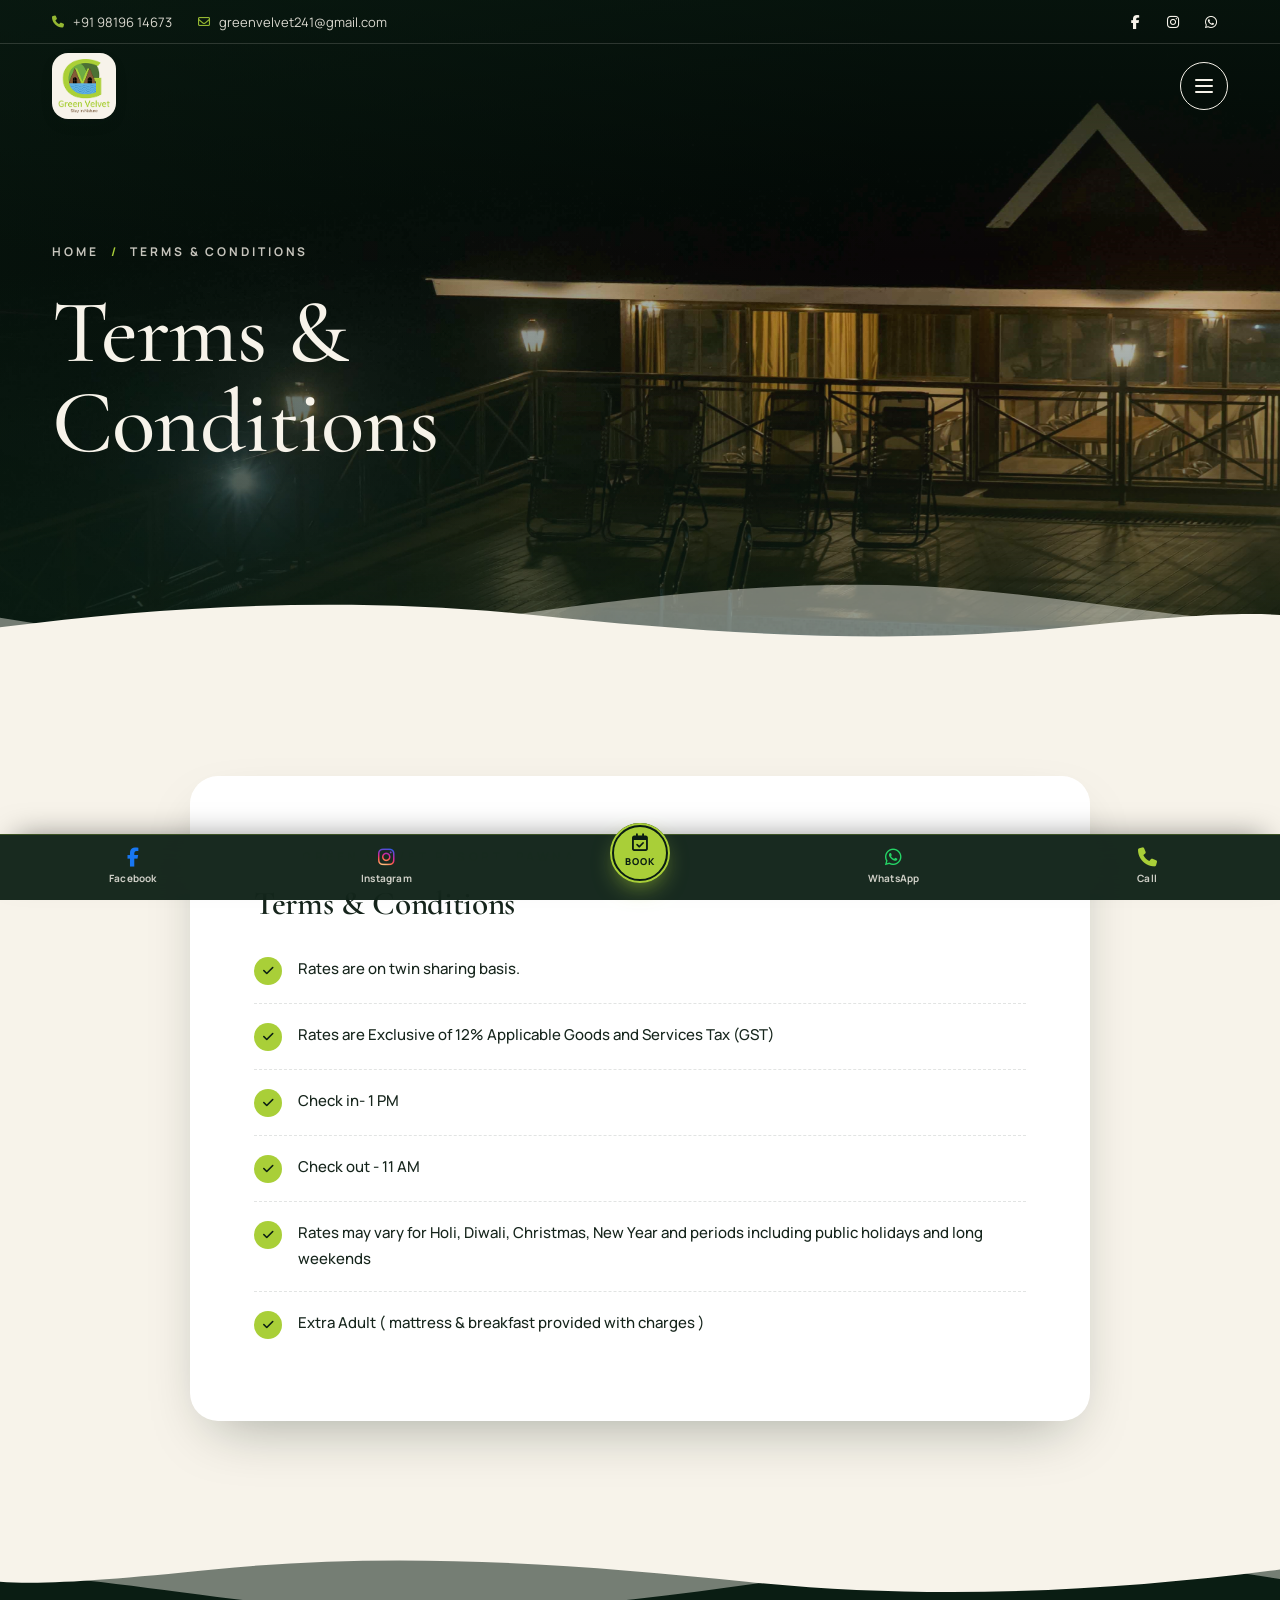
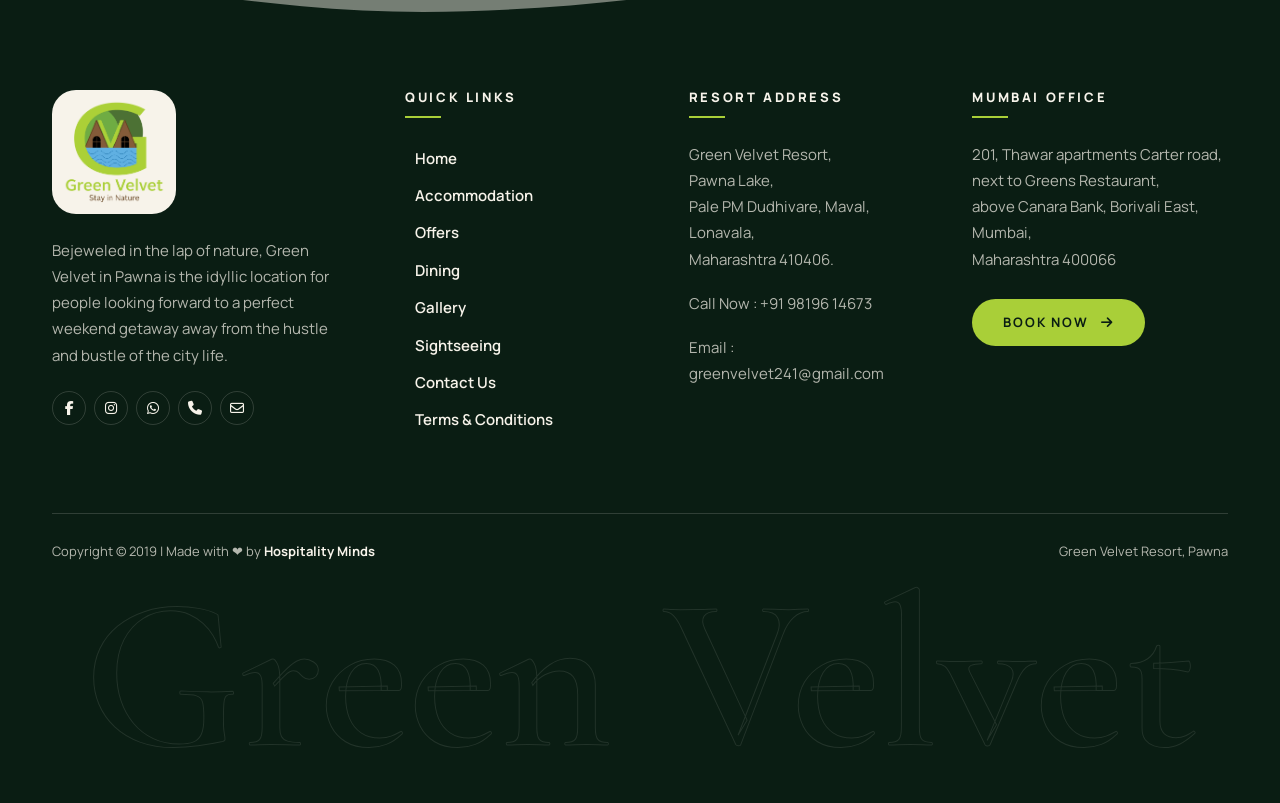
<file: terms-and-conditions.html>
<!DOCTYPE html>
<html lang="en">
<head>
  <meta charset="UTF-8">
  <meta name="viewport" content="width=device-width, initial-scale=1">
  <title>Tourist Places to visit in Lonavala | Green Velvet Resort</title>
  <meta name="title" content="Lonavala Sightseeing|Green Velvet Resort, Pawna">
  <meta name="keywords" content="lonavala tourist places,lonavala sightseeing,lonavala tourist spot,places to visit in lonavala,lonavala places to visit,best places to visit in lonavala,pawna lake in lonavala,luxury resorts in lonavala,best villas in lonavala,best resort in lonavala,top resorts in lonavala,stay in lonavala,villas in lonavala,resorts in lonavala,pawna lake resorts,rooms in lonavala,best resort in pawna lake,best resort near pavana dam, luxury resorts near pawna lake,pawna lake resorts,luxury resort at pavana dam,best hotels in pawna lake,luxury resorts near lonavala,luxury resort in lonavala,cottages with lake view in pawna,best resorts near mumbai,3 star resorts near lonavala,resorts in lonavala,green velvet resort, pawna , green velvet resort, lonavala resort for family,lonavala resorts for couples">
  <meta name="description" content="Green Velvet Resort is a contemporary location where you can explore the best tourist places to visit in Lonavala and can have a memorable time here with loved ones.">
  <meta property="og:title" content="Tourist Places to visit in Lonavala | Green Velvet Resort">
  <meta property="og:site_name" content="Green Velvet Resort">
  <meta property="og:url" content="https://greenvelvetresort.in/sightseeing.html">
  <meta property="og:description" content="Green Velvet Resort is a contemporary location where you can explore the best tourist places to visit in Lonavala and can have a memorable time here with loved ones">
  <meta property="og:type" content="website">
  <meta property="og:image" content="https://greenvelvetresort.in/Experiences6.jpg">
  <meta name="twitter:card" content="summary_large_image">
  <meta name="twitter:site" content="@ Green Velvet Resort, Pawna">
  <meta name="twitter:title" content="Tourist Places to visit in Lonavala | Green Velvet Resort">
  <meta name="twitter:description" content="Green Velvet Resort is a contemporary location where you can explore the best tourist places to visit in Lonavala and can have a memorable time here with loved ones.">
  <meta name="twitter:image" content="https://greenvelvetresort.in/img/new/13.jpg">
  <link rel="canonical" href="https://greenvelvetresort.in/terms-and-conditions.html">
  <link rel="icon" href="img/logo.ico" type="image/x-icon">
  <link rel="apple-touch-icon" href="img/GreenVelvet/logo_3.png">
  <meta name="theme-color" content="#0f2a1c">
  <link rel="preconnect" href="https://fonts.googleapis.com">
  <link rel="preconnect" href="https://fonts.gstatic.com" crossorigin>
  <link rel="stylesheet" href="https://fonts.googleapis.com/css2?family=Cormorant+Garamond:ital,wght@0,400;0,500;0,600;0,700;1,400;1,500;1,600&amp;family=Manrope:wght@400;500;600;700;800&amp;display=swap">
  <link rel="stylesheet" href="https://cdnjs.cloudflare.com/ajax/libs/font-awesome/6.5.2/css/all.min.css" referrerpolicy="no-referrer">
  <link rel="stylesheet" href="css/style.css?v=20261030f">
  <link rel="preload" as="image" href="img/terms-and-condition.jpg">
  <script type="application/ld+json">
{
  "@context": "https://schema.org",
  "@type": "Organization",
  "name": "Green Velvet Resort",
  "alternateName": "Green Velvet Resort, Pawna",
  "url": "https://greenvelvetresort.in/sightseeing.html",
  "logo": "https://greenvelvetresort.in/img/GreenVelvet/logo_2.png",
  "contactPoint": {
    "@type": "ContactPoint",
    "telephone": "+91 98196 14673",
    "contactType": "reservations",
    "areaServed": "IN",
    "availableLanguage": [
      "en",
      "Hindi"
    ]
  }
}
  </script>
  <!-- Google tag (gtag.js) -->
  <script async src="https://www.googletagmanager.com/gtag/js?id=G-3RBBYKK4RE"></script>
  <script>
    window.dataLayer = window.dataLayer || [];
    function gtag(){dataLayer.push(arguments);}
    gtag('js', new Date());
    gtag('config', 'G-3RBBYKK4RE');
    gtag('config', 'AW-300514850');
    // Event snippet for Page conversion page
    gtag('event', 'conversion', {'send_to': 'AW-300514850/C9sfCMSIvpYZEKL8pY8B'});
  </script>
</head>
<body>
  <a class="skip-link" href="#main">Skip to content</a>

  <div class="preloader" aria-hidden="true">
    <div class="preloader__inner">
      <img class="preloader__logo" src="img/GreenVelvet/logo_2.png" alt="">
      <svg class="preloader__wave" viewBox="0 0 120 20"><path d="M2 10 Q 16 0 30 10 T 60 10 T 90 10 T 118 10"/></svg>
      <span class="preloader__text">Stay in Nature</span>
    </div>
  </div>
  <div class="scroll-progress" aria-hidden="true"></div>

  <header class="site-header" id="navbar" data-header>
    <div class="topbar social-bar">
      <div class="container topbar__inner">
        <div class="topbar__contact">
          <a href="tel:+919819614673"><i class="fa-solid fa-phone" aria-hidden="true"></i> +91 98196 14673</a>
          <a class="hide-sm" href="mailto:greenvelvet241@gmail.com"><i class="fa-regular fa-envelope" aria-hidden="true"></i> greenvelvet241@gmail.com</a>
        </div>
        <ul class="social">
          <li><a href="https://www.facebook.com/greenvelvetresort/" target="_blank" rel="noopener" aria-label="Facebook"><i class="fa-brands fa-facebook-f"></i></a></li>
          <li><a href="https://www.instagram.com/greenvelvetresort/" target="_blank" rel="noopener" aria-label="Instagram"><i class="fa-brands fa-instagram"></i></a></li>
          <li><a href="https://wa.me/919819614673" target="_blank" rel="noopener" aria-label="WhatsApp"><i class="fa-brands fa-whatsapp"></i></a></li>
        </ul>
      </div>
    </div>
    <div class="container navbar">
      <a class="brand" href="index.html" aria-label="Green Velvet Resort, Pawna &ndash; Home">
        <img src="img/GreenVelvet/logo_2.png" alt="Best Resorts in Pawna" width="133" height="137">
      </a>
      <nav class="nav" id="site-nav" aria-label="Main">
        <a class="nav__link" style="--i:0" title="Best Resorts in Pawna" href="index.html">Home</a>
        <a class="nav__link" style="--i:1" title="Luxury Resorts near Lonavala" href="accommodation.html">Accommodation</a>
        <a class="nav__link" style="--i:2" title="Best Resorts near Lonavala" href="offers.html">Offers</a>
        <a class="nav__link" style="--i:3" title="Pure Veg Resorts near Lonavala" href="dining.html">Dining</a>
        <a class="nav__link" style="--i:4" title="Best Resorts near Lonavala" href="gallery.html">Gallery</a>
        <a class="nav__link" style="--i:5" title="Best Resorts near Lonavala" href="sightseeing.html">Sightseeing</a>
        <a class="nav__link" style="--i:6" title="Best Resorts near Pawna Lake" href="contact.html">Contact Us</a>
        <a class="btn nav__cta" style="--i:7" href="https://GreenVelvetresort.bookmystay.io?utm_source=webShare">Book Now <i class="fa-solid fa-arrow-right" aria-hidden="true"></i></a>
        <div class="nav__extra" style="--i:8">
          <a href="tel:+919819614673"><i class="fa-solid fa-phone" aria-hidden="true"></i> +91 98196 14673</a>
          <a href="mailto:greenvelvet241@gmail.com"><i class="fa-regular fa-envelope" aria-hidden="true"></i> greenvelvet241@gmail.com</a>
        </div>
      </nav>
      <button class="burger" type="button" aria-controls="site-nav" aria-expanded="false" aria-label="Open menu"><span></span><span></span><span></span></button>
    </div>
  </header>

  <main id="main">
  <section class="page-hero page-hero--short">
    <div class="page-hero__media" data-parallax="0.3"><img src="img/terms-and-condition.jpg" alt="" fetchpriority="high"></div>
    <div class="container page-hero__content">
      <nav class="breadcrumb" aria-label="Breadcrumb" data-reveal="up"><a href="index.html">Home</a><span aria-hidden="true">/</span><span>Terms &amp; Conditions</span></nav>
      <h1 class="page-hero__title" data-split>Terms &amp; Conditions</h1>
    </div>
    <svg class="wave wave--bottom" viewBox="0 0 1440 100" preserveAspectRatio="none" aria-hidden="true"><path fill="currentColor" d="M-60,46 C140,96 340,96 540,62 C740,28 920,4 1100,24 C1280,44 1380,74 1500,62 L1500,100 L-60,100 Z"/><path fill="currentColor" d="M0,72 C200,42 400,32 600,56 C800,80 1000,96 1200,72 C1320,58 1390,52 1440,56 L1440,100 L0,100 Z"/></svg>
  </section>

  <section class="section">
    <div class="container">
      <div class="terms-card" data-reveal="up">
        <p class="eyebrow">Green Velvet Resort, Pawna</p>
        <h2 class="title-md">Terms &amp; Conditions</h2>
        <ul class="check-list" data-stagger>
          <li data-reveal="left"><i class="fa-solid fa-check" aria-hidden="true"></i><span>Rates are on twin sharing basis.</span></li>
          <li data-reveal="left"><i class="fa-solid fa-check" aria-hidden="true"></i><span>Rates are Exclusive of 12% Applicable Goods and Services Tax (GST)</span></li>
          <li data-reveal="left"><i class="fa-solid fa-check" aria-hidden="true"></i><span>Check in- 1 PM</span></li>
          <li data-reveal="left"><i class="fa-solid fa-check" aria-hidden="true"></i><span>Check out - 11 AM</span></li>
          <li data-reveal="left"><i class="fa-solid fa-check" aria-hidden="true"></i><span>Rates may vary for Holi, Diwali, Christmas, New Year and periods including public holidays and long weekends</span></li>
          <li data-reveal="left"><i class="fa-solid fa-check" aria-hidden="true"></i><span>Extra Adult ( mattress &amp; breakfast provided with charges )</span></li>
        </ul>
      </div>
    </div>
  </section>
  </main>

  <footer class="site-footer">
    <svg class="wave wave--top" viewBox="0 0 1440 100" preserveAspectRatio="none" aria-hidden="true"><path fill="currentColor" d="M-60,46 C140,96 340,96 540,62 C740,28 920,4 1100,24 C1280,44 1380,74 1500,62 L1500,100 L-60,100 Z"/><path fill="currentColor" d="M0,72 C200,42 400,32 600,56 C800,80 1000,96 1200,72 C1320,58 1390,52 1440,56 L1440,100 L0,100 Z"/></svg>
    <div class="container">
      <div class="footer-grid">
        <div class="footer-about" data-reveal="up">
          <img class="footer-logo" src="img/GreenVelvet/logo_3.png" alt="GreenVelvet" width="124" height="124" loading="lazy">
          <p>Bejeweled in the lap of nature, Green Velvet in Pawna is the idyllic location for people looking forward to a
            perfect weekend getaway away from the hustle and bustle of the city life.</p>
          <ul class="social">
            <li><a href="https://www.facebook.com/greenvelvetresort/" target="_blank" rel="noopener" aria-label="Facebook"><i class="fa-brands fa-facebook-f"></i></a></li>
            <li><a href="https://www.instagram.com/greenvelvetresort/" target="_blank" rel="noopener" aria-label="Instagram"><i class="fa-brands fa-instagram"></i></a></li>
            <li><a href="https://wa.me/919819614673" target="_blank" rel="noopener" aria-label="WhatsApp"><i class="fa-brands fa-whatsapp"></i></a></li>
            <li><a href="tel:+919819614673" aria-label="Call"><i class="fa-solid fa-phone"></i></a></li>
            <li><a href="mailto:greenvelvet241@gmail.com" aria-label="Email"><i class="fa-regular fa-envelope"></i></a></li>
          </ul>
        </div>
        <div data-reveal="up" style="--d:.1s">
          <h2 class="footer-title">Quick Links</h2>
          <ul class="footer-links">
            <li><a href="index.html">Home</a></li>
            <li><a href="accommodation.html">Accommodation</a></li>
            <li><a href="offers.html">Offers</a></li>
            <li><a href="dining.html">Dining</a></li>
            <li><a href="gallery.html">Gallery</a></li>
            <li><a href="sightseeing.html">Sightseeing</a></li>
            <li><a href="contact.html">Contact Us</a></li>
            <li><a href="terms-and-conditions.html">Terms &amp; Conditions</a></li>
          </ul>
        </div>
        <div data-reveal="up" style="--d:.2s">
          <h2 class="footer-title">Resort Address</h2>
          <address>Green Velvet Resort, <br>Pawna Lake, <br>Pale PM Dudhivare, Maval, <br>Lonavala,<br>Maharashtra 410406.</address>
          <p>Call Now : <a href="tel:+919819614673">+91 98196 14673</a></p>
          <p>Email : <br><a href="mailto:greenvelvet241@gmail.com">greenvelvet241@gmail.com</a></p>
        </div>
        <div data-reveal="up" style="--d:.3s">
          <h2 class="footer-title">Mumbai Office</h2>
          <address>201, Thawar apartments Carter road, <br>next to Greens Restaurant, <br>above Canara Bank, Borivali East, Mumbai,<br>Maharashtra 400066</address>
          <a class="btn" href="https://GreenVelvetresort.bookmystay.io?utm_source=webShare">Book Now <i class="fa-solid fa-arrow-right" aria-hidden="true"></i></a>
        </div>
      </div>
      <div class="footer-bottom">
        <p>Copyright &copy; 2019 | Made with <span aria-label="love">&#10084;&#65039;</span> by <strong>Hospitality Minds</strong></p>
        <p>Green Velvet Resort, Pawna</p>
      </div>
    </div>
    <div class="footer-mark" aria-hidden="true">Green Velvet</div>
  </footer>

  <aside class="social-rail" aria-label="Follow Green Velvet Resort">
    <span class="social-rail__label">Follow us</span>
    <a class="social-btn social-btn--fb" href="https://www.facebook.com/greenvelvetresort/" target="_blank" rel="noopener" aria-label="Facebook"><i class="fa-brands fa-facebook-f" aria-hidden="true"></i><span class="social-btn__tip" aria-hidden="true">Facebook</span></a>
    <a class="social-btn social-btn--ig" href="https://www.instagram.com/greenvelvetresort/" target="_blank" rel="noopener" aria-label="Instagram"><i class="fa-brands fa-instagram" aria-hidden="true"></i><span class="social-btn__tip" aria-hidden="true">Instagram</span></a>
    <span class="social-rail__sep" aria-hidden="true"></span>
    <a class="social-btn social-btn--wa" href="https://wa.me/919819614673" target="_blank" rel="noopener" aria-label="WhatsApp"><i class="fa-brands fa-whatsapp" aria-hidden="true"></i><span class="social-btn__tip" aria-hidden="true">WhatsApp</span></a>
    <a class="social-btn social-btn--call" href="tel:+919819614673" aria-label="Call the resort"><i class="fa-solid fa-phone" aria-hidden="true"></i><span class="social-btn__tip" aria-hidden="true">+91 98196 14673</span></a>
  </aside>

  <nav class="dock" aria-label="Quick actions">
    <a class="dock__item dock__item--fb" href="https://www.facebook.com/greenvelvetresort/" target="_blank" rel="noopener" aria-label="Facebook"><i class="fa-brands fa-facebook-f" aria-hidden="true"></i><span>Facebook</span></a>
    <a class="dock__item dock__item--ig" href="https://www.instagram.com/greenvelvetresort/" target="_blank" rel="noopener" aria-label="Instagram"><i class="fa-brands fa-instagram" aria-hidden="true"></i><span>Instagram</span></a>
    <a class="dock__book" href="https://GreenVelvetresort.bookmystay.io?utm_source=webShare" aria-label="Book now"><i class="fa-regular fa-calendar-check" aria-hidden="true"></i>Book</a>
    <a class="dock__item dock__item--wa" href="https://wa.me/919819614673" target="_blank" rel="noopener" aria-label="WhatsApp"><i class="fa-brands fa-whatsapp" aria-hidden="true"></i><span>WhatsApp</span></a>
    <a class="dock__item dock__item--call" href="tel:+919819614673" aria-label="Call the resort"><i class="fa-solid fa-phone" aria-hidden="true"></i><span>Call</span></a>
  </nav>
  <button class="to-top" type="button" aria-label="Back to top">
    <svg viewBox="0 0 52 52" aria-hidden="true"><circle class="to-top__track" cx="26" cy="26" r="24"/><circle class="to-top__ring" cx="26" cy="26" r="24" pathLength="1"/></svg>
    <i class="fa-solid fa-arrow-up" aria-hidden="true"></i>
  </button>

  <script src="js/main.js?v=20261030f" defer></script>
</body>
</html>
</file>
<file: css/style.css>
/* =========================================================
   Green Velvet Resort, Pawna — "Stay in Nature"
   Design system + components
   ========================================================= */

/* ---------- Tokens ---------- */
:root {
  --forest-950: #0a1d13;
  --forest-900: #0f2a1c;
  --forest-800: #163826;
  --forest-700: #1e4a32;
  --moss: #5e9a37;
  --moss-bright: #6fac44;
  --lime: #a9cf38;
  --lime-200: #dcebb0;
  --bark: #6b4a2b;
  --lake: #5fafe0;
  --cream: #f7f3ea;
  --cream-2: #efe8d9;
  --sand: #e4d9c3;
  --ink: #16251c;
  --text: #3d4b42;
  --muted: #6d7a71;
  --white: #fff;
  --line: rgba(22, 37, 28, .12);
  --line-light: rgba(247, 243, 234, .16);

  --font-display: "Cormorant Garamond", Georgia, "Times New Roman", serif;
  --font-body: "Manrope", system-ui, -apple-system, "Segoe UI", Roboto, sans-serif;

  --radius-sm: 10px;
  --radius: 18px;
  --radius-lg: 28px;
  --shadow-sm: 0 6px 18px -8px rgba(10, 29, 19, .25);
  --shadow: 0 24px 60px -24px rgba(10, 29, 19, .38);
  --shadow-lg: 0 40px 90px -30px rgba(10, 29, 19, .5);
  --ease: cubic-bezier(.22, 1, .36, 1);
  --ease-in-out: cubic-bezier(.65, 0, .35, 1);

  --header-h: 84px;
  --container: 1240px;
  --gutter: clamp(16px, 4vw, 32px);
  --section-y: clamp(72px, 10vw, 136px);
}

/* ---------- Base ---------- */
*, *::before, *::after { box-sizing: border-box; }

html {
  scroll-behavior: smooth;
  scroll-padding-top: 90px;
  -webkit-text-size-adjust: 100%;
}

body {
  margin: 0;
  font-family: var(--font-body);
  font-size: clamp(15px, 1.05vw, 17px);
  line-height: 1.75;
  color: var(--text);
  background: var(--cream);
  -webkit-font-smoothing: antialiased;
  overflow-x: hidden;
}

img, video, iframe { max-width: 100%; display: block; }
img { height: auto; }
a { color: inherit; text-decoration: none; }
button { font: inherit; color: inherit; background: none; border: 0; padding: 0; cursor: pointer; }
address { font-style: normal; }
ul { margin: 0; padding: 0; list-style: none; }
p { margin: 0 0 1.2em; }
p:last-child { margin-bottom: 0; }

h1, h2, h3, h4 {
  font-family: var(--font-display);
  font-weight: 600;
  line-height: 1.08;
  letter-spacing: -.01em;
  color: var(--ink);
  margin: 0 0 .5em;
  text-wrap: balance;
  font-variant-numeric: lining-nums;
}

/* Cormorant defaults to old-style figures ("01" reads as "OI") */
.room-feature__index,
.place__num,
.rules li::before,
.display-quote,
.footer-mark { font-variant-numeric: lining-nums; }

::selection { background: var(--lime); color: var(--forest-950); }
:focus-visible { outline: 2px solid var(--lime); outline-offset: 3px; border-radius: 4px; }

.container {
  width: 100%;
  max-width: var(--container);
  margin-inline: auto;
  padding-inline: var(--gutter);
}

.sr-only {
  position: absolute !important;
  width: 1px; height: 1px;
  padding: 0; margin: -1px;
  overflow: hidden; clip: rect(0 0 0 0);
  white-space: nowrap; border: 0;
}

.skip-link {
  position: fixed;
  top: 12px; left: 12px;
  z-index: 3000;
  padding: 10px 18px;
  border-radius: 999px;
  background: var(--lime);
  color: var(--forest-950);
  font-weight: 700;
  transform: translateY(-160%);
  transition: transform .3s var(--ease);
}
.skip-link:focus { transform: none; }

body.nav-open,
body.lightbox-open { overflow: hidden; }

/* ---------- Typography helpers ---------- */
.eyebrow {
  display: inline-flex;
  align-items: center;
  gap: 14px;
  margin-bottom: 20px;
  font-family: var(--font-body);
  font-size: 12px;
  font-weight: 700;
  line-height: 1.4;
  letter-spacing: .3em;
  text-transform: uppercase;
  color: var(--moss);
}
.eyebrow::before {
  content: "";
  width: 34px;
  height: 1.5px;
  background: currentColor;
  flex-shrink: 0;
}
.eyebrow--center::after {
  content: "";
  width: 34px;
  height: 1.5px;
  background: currentColor;
  flex-shrink: 0;
}
.eyebrow--light { color: var(--lime); }

.title-xl { font-size: clamp(2.4rem, 5.2vw, 4.6rem); font-weight: 500; }
.title-lg { font-size: clamp(2rem, 3.8vw, 3.4rem); font-weight: 500; }
.title-md { font-size: clamp(1.6rem, 2.6vw, 2.4rem); font-weight: 600; }

.accent {
  font-style: italic;
  font-weight: 500;
  color: var(--moss);
}
.section--dark .accent { color: var(--lime); }

.lead {
  font-size: clamp(1.02rem, 1.3vw, 1.2rem);
  line-height: 1.8;
}

.display-quote {
  font-family: var(--font-display);
  font-size: clamp(1.6rem, 2.5vw, 2.25rem);
  font-weight: 500;
  line-height: 1.25;
  color: var(--ink);
  margin-bottom: .8em;
}

.text-center { text-align: center; }

/* ---------- Buttons ---------- */
.btn {
  --btn-bg: var(--lime);
  --btn-fg: var(--forest-950);
  --btn-hover-bg: var(--forest-900);
  --btn-hover-fg: var(--cream);
  position: relative;
  display: inline-flex;
  align-items: center;
  justify-content: center;
  gap: 12px;
  padding: 16px 30px;
  border-radius: 999px;
  border: 1.5px solid transparent;
  background: var(--btn-bg);
  color: var(--btn-fg);
  font-size: 13px;
  font-weight: 700;
  line-height: 1;
  letter-spacing: .14em;
  text-transform: uppercase;
  white-space: nowrap;
  overflow: hidden;
  isolation: isolate;
  transition: color .45s var(--ease), border-color .45s var(--ease), box-shadow .45s var(--ease), transform .45s var(--ease);
}
.btn::before {
  content: "";
  position: absolute;
  inset: -1px;
  z-index: -1;
  border-radius: inherit;
  background: var(--btn-hover-bg);
  transform: translateY(101%);
  transition: transform .55s var(--ease);
}
.btn::after {
  content: "";
  position: absolute;
  top: 0; bottom: 0;
  left: -60%;
  width: 40%;
  z-index: 1;
  background: linear-gradient(100deg, transparent, rgba(255, 255, 255, .45), transparent);
  transform: skewX(-20deg);
  transition: left .8s var(--ease);
  pointer-events: none;
}
.btn:hover { color: var(--btn-hover-fg); box-shadow: 0 16px 34px -14px rgba(10, 29, 19, .55); }
.btn:hover::before { transform: none; }
.btn:hover::after { left: 130%; }
.btn i { transition: transform .45s var(--ease); }
.btn:hover i { transform: translateX(4px); }

.btn--outline {
  --btn-bg: transparent;
  --btn-fg: currentColor;
  --btn-hover-bg: var(--lime);
  --btn-hover-fg: var(--forest-950);
  border-color: currentColor;
}
.btn--outline:hover { border-color: var(--lime); }

.btn--dark {
  --btn-bg: var(--forest-900);
  --btn-fg: var(--cream);
  --btn-hover-bg: var(--lime);
  --btn-hover-fg: var(--forest-950);
}

.btn-row {
  display: flex;
  flex-wrap: wrap;
  gap: 14px;
}

.link-arrow {
  display: inline-flex;
  align-items: center;
  gap: 10px;
  font-size: 13px;
  font-weight: 700;
  letter-spacing: .14em;
  text-transform: uppercase;
  color: var(--moss);
}

.circle-arrow {
  width: 52px;
  height: 52px;
  flex-shrink: 0;
  display: grid;
  place-items: center;
  border-radius: 50%;
  border: 1.5px solid var(--line);
  color: var(--ink);
  transition: background .45s var(--ease), color .45s var(--ease), border-color .45s var(--ease), transform .45s var(--ease);
}

/* ---------- Preloader ---------- */
.preloader {
  position: fixed;
  inset: 0;
  z-index: 2500;
  display: grid;
  place-items: center;
  background: var(--forest-950);
  transition: opacity .8s var(--ease), visibility .8s;
}
.preloader__inner {
  display: grid;
  justify-items: center;
  gap: 18px;
}
.preloader__logo {
  width: 104px;
  height: 104px;
  padding: 14px;
  border-radius: 50%;
  background: var(--cream);
  object-fit: contain;
  animation: breathe 2s ease-in-out infinite;
}
.preloader__wave {
  width: 120px;
  height: 20px;
  fill: none;
  stroke: var(--lake);
  stroke-width: 2.5;
  stroke-linecap: round;
  stroke-dasharray: 160;
  stroke-dashoffset: 160;
  animation: draw 1.6s var(--ease-in-out) infinite;
}
.preloader__text {
  font-family: var(--font-display);
  font-style: italic;
  font-size: 1.35rem;
  letter-spacing: .08em;
  color: var(--lime-200);
}
.is-loaded .preloader { opacity: 0; visibility: hidden; }

@keyframes breathe { 50% { transform: scale(1.07); box-shadow: 0 0 0 14px rgba(169, 207, 56, .12); } }
@keyframes draw { 60%, 100% { stroke-dashoffset: 0; } }

/* ---------- Scroll progress ---------- */
.scroll-progress {
  position: fixed;
  top: 0; left: 0; right: 0;
  z-index: 200;
  height: 3px;
  background: linear-gradient(90deg, var(--lime), var(--lake));
  transform: scaleX(0);
  transform-origin: left;
  pointer-events: none;
}

/* ---------- Header ---------- */
.site-header {
  position: fixed;
  inset: 0 0 auto;
  z-index: 100;
  color: var(--cream);
  transition: transform .55s var(--ease), background-color .45s var(--ease), box-shadow .45s var(--ease), color .45s var(--ease);
}
.site-header.is-scrolled {
  background: rgba(247, 243, 234, .88);
  -webkit-backdrop-filter: saturate(1.4) blur(14px);
  backdrop-filter: saturate(1.4) blur(14px);
  color: var(--ink);
  box-shadow: 0 12px 30px -20px rgba(10, 29, 19, .45);
}

.topbar {
  max-height: 44px;
  overflow: hidden;
  border-bottom: 1px solid var(--line-light);
  font-size: 13px;
  transition: max-height .45s var(--ease), opacity .3s, border-color .3s;
}
.is-scrolled .topbar { max-height: 0; opacity: 0; border-color: transparent; }
.topbar__inner {
  display: flex;
  align-items: center;
  justify-content: space-between;
  gap: 16px;
  height: 44px;
}
.topbar__contact { display: flex; gap: 26px; }
.topbar__contact a {
  display: inline-flex;
  align-items: center;
  gap: 9px;
  opacity: .88;
  transition: opacity .3s, color .3s;
}
.topbar__contact a:hover { opacity: 1; color: var(--lime); }
.topbar__contact i { font-size: 12px; color: var(--lime); }

.social { display: flex; gap: 4px; }
.social a {
  width: 34px;
  height: 34px;
  display: grid;
  place-items: center;
  border-radius: 50%;
  font-size: 14px;
  transition: background .35s var(--ease), color .35s var(--ease), transform .35s var(--ease);
}
.social a:hover { background: var(--lime); color: var(--forest-950); transform: translateY(-2px); }

.navbar {
  display: flex;
  align-items: center;
  justify-content: space-between;
  gap: 24px;
  height: var(--header-h);
  transition: height .45s var(--ease);
}
.is-scrolled .navbar { height: 74px; }

.brand { position: relative; z-index: 3; flex-shrink: 0; }
.brand img {
  width: auto;
  height: 66px;
  padding: 6px;
  border-radius: 16px;
  background: var(--cream);
  box-shadow: var(--shadow-sm);
  transition: height .45s var(--ease), transform .45s var(--ease);
}
.brand:hover img { transform: rotate(-3deg) scale(1.04); }
.is-scrolled .brand img { height: 56px; box-shadow: none; }

.nav {
  display: flex;
  align-items: center;
  gap: clamp(14px, 1.9vw, 30px);
}
.nav__link {
  position: relative;
  padding: 6px 0;
  font-size: 13px;
  font-weight: 700;
  letter-spacing: .1em;
  text-transform: uppercase;
}
.nav__link::after {
  content: "";
  position: absolute;
  left: 0; right: 0; bottom: 0;
  height: 2px;
  border-radius: 2px;
  background: var(--lime);
  transform: scaleX(0);
  transform-origin: right;
  transition: transform .5s var(--ease);
}
.nav__link:hover::after,
.nav__link[aria-current="page"]::after { transform: scaleX(1); transform-origin: left; }
.nav__cta { margin-left: 6px; padding: 14px 24px; }
.nav__extra { display: none; }

.burger {
  display: none;
  position: relative;
  z-index: 3;
  width: 48px;
  height: 48px;
  border-radius: 50%;
  border: 1.5px solid currentColor;
}
.burger span {
  position: absolute;
  left: 14px; right: 14px;
  height: 2px;
  border-radius: 2px;
  background: currentColor;
  transition: transform .45s var(--ease), opacity .3s, top .45s var(--ease);
}
.burger span:nth-child(1) { top: 16px; }
.burger span:nth-child(2) { top: 22px; }
.burger span:nth-child(3) { top: 28px; }
.nav-open .burger span:nth-child(1) { top: 22px; transform: rotate(45deg); }
.nav-open .burger span:nth-child(2) { opacity: 0; }
.nav-open .burger span:nth-child(3) { top: 22px; transform: rotate(-45deg); }

@media (max-width: 1280px) {
  .burger { display: block; }

  .nav-open .site-header {
    background: transparent;
    -webkit-backdrop-filter: none;
    backdrop-filter: none;
    box-shadow: none;
    color: var(--cream);
    transform: none;
  }

  .nav {
    position: fixed;
    inset: 0;
    z-index: 2;
    flex-direction: column;
    align-items: flex-start;
    justify-content: center;
    gap: 2px;
    padding: 120px var(--gutter) 40px;
    overflow-y: auto;
    background:
      radial-gradient(600px 400px at 100% 0%, rgba(169, 207, 56, .18), transparent 60%),
      radial-gradient(500px 400px at 0% 100%, rgba(95, 175, 224, .14), transparent 60%),
      var(--forest-950);
    color: var(--cream);
    clip-path: circle(0 at calc(100% - 44px) 44px);
    visibility: hidden;
    transition: clip-path .85s var(--ease-in-out), visibility .85s;
  }
  .nav-open .nav {
    clip-path: circle(150% at calc(100% - 44px) 44px);
    visibility: visible;
  }

  .nav__link {
    font-family: var(--font-display);
    font-size: clamp(30px, 7vw, 46px);
    font-weight: 500;
    letter-spacing: 0;
    text-transform: none;
    line-height: 1.25;
    opacity: 0;
    transform: translateY(30px);
    transition: opacity .6s var(--ease), transform .6s var(--ease), color .3s;
  }
  .nav__link::after { bottom: 4px; }
  .nav__link[aria-current="page"] { color: var(--lime); }
  .nav__cta,
  .nav__extra {
    opacity: 0;
    transform: translateY(30px);
    transition: opacity .6s var(--ease), transform .6s var(--ease);
  }
  .nav__cta { margin: 26px 0 0; }
  .nav__extra {
    display: grid;
    gap: 10px;
    margin-top: 34px;
    font-size: 14px;
    color: rgba(247, 243, 234, .75);
  }
  .nav__extra a { display: inline-flex; align-items: center; gap: 10px; }
  .nav__extra i { color: var(--lime); }
  .nav-open .nav__link,
  .nav-open .nav__cta,
  .nav-open .nav__extra {
    opacity: 1;
    transform: none;
    transition-delay: calc(.3s + var(--i, 0) * .06s);
  }
}

@media (max-width: 640px) {
  .topbar__contact .hide-sm { display: none; }
  .brand img { height: 56px; }
  .is-scrolled .brand img { height: 50px; }
  .navbar { height: 76px; }
  .is-scrolled .navbar { height: 68px; }
}

/* ---------- Waves ---------- */
.wave {
  position: absolute;
  left: 0; right: 0;
  z-index: 2;
  width: 100%;
  height: clamp(40px, 6vw, 96px);
  color: var(--cream);
  pointer-events: none;
}
.wave--bottom { bottom: -1px; }
.wave--top { top: -1px; transform: rotate(180deg); }
.wave--dark { color: var(--forest-900); }
.wave path:first-child { opacity: .45; animation: drift 9s ease-in-out infinite alternate; }
@keyframes drift { to { transform: translateX(-40px); } }

/* ---------- Home hero ---------- */
.hero {
  position: relative;
  isolation: isolate;
  padding-top: calc(var(--header-h) + 44px + clamp(36px, 6vw, 84px));
  background:
    radial-gradient(900px 520px at 88% 0%, rgba(169, 207, 56, .16), transparent 60%),
    radial-gradient(700px 520px at 0% 30%, rgba(95, 175, 224, .1), transparent 60%),
    var(--forest-950);
  color: var(--cream);
}
.hero__intro {
  display: grid;
  grid-template-columns: 1fr auto;
  align-items: end;
  gap: 32px 48px;
  margin-bottom: clamp(36px, 5vw, 64px);
}
.hero__title {
  max-width: 18ch;
  margin: 0;
  font-size: clamp(2.5rem, 5.4vw, 5.2rem);
  font-weight: 500;
  line-height: 1.02;
  color: var(--cream);
}
.hero__actions { display: flex; flex-wrap: wrap; align-items: center; gap: 14px; padding-bottom: 8px; }
.hero__stage { background: linear-gradient(transparent 58%, var(--cream) 58%); }
.hero__stage-inner { position: relative; }
.hero__frame {
  position: relative;
  aspect-ratio: 1017 / 480;
  overflow: hidden;
  border-radius: var(--radius-lg);
  background: #000;
  box-shadow: var(--shadow-lg);
}
.hero__video { width: 100%; height: 100%; object-fit: cover; }
.hero__frame .sound-toggle { position: absolute; left: 18px; bottom: 18px; color: var(--cream); }
.hero__stage .badge-rotate { top: -58px; right: calc(var(--gutter) + 28px); }

@media (max-width: 900px) {
  .hero__intro { grid-template-columns: 1fr; }
}
@media (max-width: 640px) {
  .hero__frame { border-radius: var(--radius); aspect-ratio: 4 / 3; }
  .hero__frame .sound-toggle { top: 12px; bottom: auto; left: 12px; padding-right: 14px; }
  .hero__stage .badge-rotate { top: -44px; right: calc(var(--gutter) + 8px); }
}

.sound-toggle {
  display: inline-flex;
  align-items: center;
  gap: 12px;
  padding: 8px 18px 8px 8px;
  border-radius: 999px;
  border: 1px solid rgba(247, 243, 234, .35);
  background: rgba(10, 29, 19, .25);
  -webkit-backdrop-filter: blur(8px);
  backdrop-filter: blur(8px);
  font-size: 12px;
  font-weight: 700;
  letter-spacing: .16em;
  text-transform: uppercase;
  transition: background .35s, border-color .35s;
}
.sound-toggle:hover { border-color: var(--lime); background: rgba(10, 29, 19, .5); }
.sound-toggle__icon {
  width: 38px;
  height: 38px;
  display: grid;
  place-items: center;
  border-radius: 50%;
  background: var(--cream);
  color: var(--forest-900);
  font-size: 14px;
}
.sound-toggle__bars { display: flex; align-items: flex-end; gap: 3px; height: 16px; }
.sound-toggle__bars i {
  width: 3px;
  height: 4px;
  border-radius: 2px;
  background: var(--lime);
  transition: height .3s;
}
.sound-toggle.is-on .sound-toggle__bars i { animation: eq 1s ease-in-out infinite; }
.sound-toggle.is-on .sound-toggle__bars i:nth-child(2) { animation-delay: -.3s; }
.sound-toggle.is-on .sound-toggle__bars i:nth-child(3) { animation-delay: -.6s; }
.sound-toggle.is-on .sound-toggle__bars i:nth-child(4) { animation-delay: -.15s; }
@keyframes eq { 0%, 100% { height: 4px; } 50% { height: 16px; } }


/* ---------- Inner page hero ---------- */
.page-hero {
  position: relative;
  isolation: isolate;
  display: flex;
  align-items: flex-end;
  min-height: min(92vh, 920px);
  min-height: min(92svh, 920px);
  overflow: hidden;
  background: var(--forest-950);
  color: var(--cream);
}
.page-hero--short { min-height: min(72svh, 680px); }
.page-hero__media {
  position: absolute;
  top: -10%;
  left: 0;
  z-index: -2;
  width: 100%;
  height: 120%;
}
.page-hero__media img {
  width: 100%;
  height: 100%;
  object-fit: cover;
  animation: kenburns 14s var(--ease) both;
}
@keyframes kenburns { from { transform: scale(1.18); } to { transform: scale(1); } }
.page-hero::before {
  content: "";
  position: absolute;
  inset: 0;
  z-index: -1;
  background:
    linear-gradient(180deg, rgba(10, 29, 19, .65) 0%, rgba(10, 29, 19, .2) 40%, rgba(10, 29, 19, .82) 100%),
    linear-gradient(90deg, rgba(10, 29, 19, .5), transparent 70%);
}
.page-hero__content {
  width: 100%;
  padding-block: calc(var(--header-h) + 110px) clamp(110px, 12vw, 170px);
}
.page-hero__title {
  max-width: 14ch;
  margin-bottom: .3em;
  font-size: clamp(2.7rem, 7vw, 6.2rem);
  font-weight: 500;
  line-height: 1;
  color: var(--cream);
}
.page-hero__sub {
  max-width: 560px;
  font-size: clamp(1rem, 1.4vw, 1.25rem);
  color: rgba(247, 243, 234, .9);
}
.breadcrumb {
  display: flex;
  flex-wrap: wrap;
  align-items: center;
  gap: 12px;
  margin-bottom: 26px;
  font-size: 12px;
  font-weight: 700;
  letter-spacing: .24em;
  text-transform: uppercase;
  color: rgba(247, 243, 234, .8);
}
.breadcrumb a:hover { color: var(--lime); }
.breadcrumb span[aria-hidden] { color: var(--lime); }

/* ---------- Sections & layout ---------- */
.section {
  position: relative;
  padding-block: var(--section-y);
}
.section--tight-top { padding-top: calc(var(--section-y) * .6); }
.section--alt { background: var(--cream-2); }
.section--dark {
  background:
    radial-gradient(900px 500px at 8% 0%, rgba(169, 207, 56, .12), transparent 60%),
    radial-gradient(700px 500px at 100% 100%, rgba(95, 175, 224, .1), transparent 60%),
    var(--forest-900);
  color: rgba(247, 243, 234, .8);
}
.section--dark h2,
.section--dark h3 { color: var(--cream); }
.section--dark .eyebrow { color: var(--lime); }

.section-head {
  max-width: 860px;
  margin: 0 auto clamp(44px, 6vw, 76px);
  text-align: center;
}
.section-head .eyebrow { justify-content: center; }

.section-icon {
  width: 64px;
  height: 64px;
  margin: 0 auto 22px;
  display: grid;
  place-items: center;
  border-radius: 50%;
  background: var(--lime-200);
  color: var(--forest-700);
  font-size: 24px;
}
.section--dark .section-icon { background: rgba(169, 207, 56, .14); color: var(--lime); }

.split {
  display: grid;
  grid-template-columns: 1fr 1fr;
  align-items: center;
  gap: clamp(40px, 6vw, 96px);
}
.split--media-wide { grid-template-columns: .9fr 1.1fr; }
.split__media { position: relative; }

@media (max-width: 900px) {
  .split,
  .split--media-wide { grid-template-columns: 1fr; }
}

/* Decorative offset frame */
.frame { position: relative; isolation: isolate; }
.frame::before {
  content: "";
  position: absolute;
  inset: -16px 16px 16px -16px;
  z-index: -1;
  border: 1.5px solid var(--moss-bright);
  border-radius: calc(var(--radius-lg) + 6px);
  transition: transform .8s var(--ease);
}
.frame:hover::before { transform: translate(10px, -10px); }
.frame--right::before { inset: -16px -16px 16px 16px; }
.frame--right:hover::before { transform: translate(-10px, -10px); }

/* Rotating badge */
.badge-rotate {
  position: absolute;
  top: -54px;
  right: -26px;
  z-index: 4;
  width: 128px;
  height: 128px;
  display: grid;
  place-items: center;
  border-radius: 50%;
  background: var(--forest-900);
  color: var(--lime-200);
  box-shadow: var(--shadow);
}
.badge-rotate svg {
  position: absolute;
  inset: 8px;
  width: calc(100% - 16px);
  height: calc(100% - 16px);
  animation: spin 22s linear infinite;
}
.badge-rotate text {
  font-family: var(--font-body);
  font-size: 9.5px;
  font-weight: 700;
  letter-spacing: 3.2px;
  text-transform: uppercase;
  fill: currentColor;
}
.badge-rotate i { font-size: 26px; color: var(--lime); }
@keyframes spin { to { transform: rotate(360deg); } }

@media (max-width: 640px) {
  .badge-rotate { width: 96px; height: 96px; top: -40px; right: -6px; }
  .badge-rotate text { font-size: 9.5px; }
  .badge-rotate i { font-size: 20px; }
}

/* ---------- Slider ---------- */
.slider { position: relative; }
.slider__viewport {
  position: relative;
  aspect-ratio: var(--ratio, 4 / 3);
  overflow: hidden;
  border-radius: var(--radius-lg);
  background: var(--forest-800);
  touch-action: pan-y;
  user-select: none;
}
.slider__viewport::after {
  content: "";
  position: absolute;
  inset: auto 0 0;
  height: 40%;
  background: linear-gradient(transparent, rgba(10, 29, 19, .55));
  pointer-events: none;
}
.slider__slide {
  position: absolute;
  inset: 0;
  margin: 0;
  opacity: 0;
  visibility: hidden;
  transition: opacity 1.1s var(--ease), visibility 1.1s;
}
.slider__slide img {
  width: 100%;
  height: 100%;
  object-fit: cover;
  transform: scale(1.12);
  transition: transform 7s var(--ease);
  -webkit-user-drag: none;
}
.slider__slide.is-active { opacity: 1; visibility: visible; }
.slider__slide.is-active img { transform: scale(1); }

.slider__ui {
  position: absolute;
  left: 16px; right: 16px; bottom: 16px;
  z-index: 2;
  display: flex;
  align-items: center;
  justify-content: space-between;
  gap: 12px;
}
.slider__btn {
  width: 46px;
  height: 46px;
  flex-shrink: 0;
  display: grid;
  place-items: center;
  border-radius: 50%;
  background: rgba(247, 243, 234, .92);
  color: var(--forest-900);
  font-size: 15px;
  transition: background .35s var(--ease), transform .35s var(--ease);
}
.slider__btn:hover { background: var(--lime); transform: scale(1.08); }
.slider__dots {
  display: flex;
  flex-wrap: wrap;
  justify-content: center;
  gap: 7px;
  padding: 9px 12px;
  border-radius: 999px;
  background: rgba(10, 29, 19, .35);
  -webkit-backdrop-filter: blur(6px);
  backdrop-filter: blur(6px);
}
.slider__dot {
  width: 8px;
  height: 8px;
  border-radius: 999px;
  background: rgba(247, 243, 234, .55);
  transition: width .45s var(--ease), background .35s;
}
.slider__dot[aria-current="true"] { width: 26px; background: var(--lime); }
.slider__progress {
  position: absolute;
  left: 0; right: 0; top: 0;
  z-index: 2;
  height: 3px;
  overflow: hidden;
}
.slider__progress span {
  display: block;
  height: 100%;
  background: var(--lime);
  transform: scaleX(0);
  transform-origin: left;
}
.slider.is-playing .slider__progress span { animation: progress var(--interval, 4s) linear forwards; }
@keyframes progress { to { transform: scaleX(1); } }
.slider.is-single .slider__ui,
.slider.is-single .slider__progress { display: none; }

/* ---------- Feature cards (home) ---------- */
.feature-grid {
  display: grid;
  grid-template-columns: repeat(2, 1fr);
  gap: clamp(16px, 2.5vw, 32px);
}
.feature-card {
  position: relative;
  isolation: isolate;
  display: block;
  margin: 0;
  aspect-ratio: 4 / 3.1;
  overflow: hidden;
  border-radius: var(--radius-lg);
  background: var(--forest-800);
}
.feature-card img {
  position: absolute;
  inset: 0;
  z-index: -2;
  width: 100%;
  height: 100%;
  object-fit: cover;
  transition: transform 1.4s var(--ease);
}
.feature-card::after {
  content: "";
  position: absolute;
  inset: 0;
  z-index: -1;
  background: linear-gradient(180deg, transparent 35%, rgba(10, 29, 19, .88));
  transition: opacity .6s var(--ease);
}
.feature-card:hover img { transform: scale(1.08); }
.feature-card__body {
  position: absolute;
  left: 0; right: 0; bottom: 0;
  display: flex;
  align-items: flex-end;
  justify-content: space-between;
  gap: 16px;
  padding: clamp(22px, 3vw, 38px);
}
.feature-card__body h3 {
  margin: 0;
  font-size: clamp(1.7rem, 2.8vw, 2.6rem);
  font-weight: 500;
  color: var(--cream);
}
.feature-card .circle-arrow { border-color: rgba(247, 243, 234, .5); color: var(--cream); }
.feature-card:hover .circle-arrow {
  background: var(--lime);
  border-color: var(--lime);
  color: var(--forest-950);
  transform: rotate(-45deg);
}

@media (max-width: 760px) {
  .feature-grid { grid-template-columns: 1fr; }
}

/* ---------- Marquee ---------- */
.marquee {
  overflow: hidden;
  padding: 20px 0;
  background: var(--lime);
  color: var(--forest-950);
}
.marquee__track {
  display: flex;
  width: max-content;
  animation: marquee 38s linear infinite;
}
.marquee:hover .marquee__track { animation-play-state: paused; }
@media (min-width: 1281px) {
  /* fade the moving text out before it reaches the social rail */
  .marquee__track {
    -webkit-mask-image: linear-gradient(90deg, transparent 80px, #000 180px, #000 calc(100% - 180px), transparent calc(100% - 80px));
    mask-image: linear-gradient(90deg, transparent 80px, #000 180px, #000 calc(100% - 180px), transparent calc(100% - 80px));
  }
}
.marquee__group {
  display: flex;
  align-items: center;
  gap: 42px;
  padding-right: 42px;
  font-family: var(--font-display);
  font-size: clamp(1.4rem, 2.4vw, 2.2rem);
  font-style: italic;
  font-weight: 500;
  white-space: nowrap;
}
.marquee__group i { font-size: .6em; color: var(--forest-700); }
@keyframes marquee { to { transform: translateX(-50%); } }

/* ---------- Room cards (home) ---------- */
.room-grid {
  display: grid;
  grid-template-columns: repeat(2, 1fr);
  gap: clamp(20px, 3vw, 40px);
}
.room-card {
  padding: 14px;
  border-radius: var(--radius-lg);
  background: var(--white);
  box-shadow: var(--shadow);
  transition: transform .7s var(--ease), box-shadow .7s var(--ease);
}
.room-card:hover { transform: translateY(-8px); box-shadow: var(--shadow-lg); }
.room-card .slider__viewport { --ratio: 16 / 10; border-radius: calc(var(--radius-lg) - 8px); }
.room-card__body {
  display: flex;
  align-items: center;
  justify-content: space-between;
  gap: 16px;
  padding: 24px 12px 10px;
}
.room-card__title {
  margin: 0;
  font-size: clamp(1.6rem, 2.4vw, 2.2rem);
  font-weight: 600;
}
.room-card__body:hover .circle-arrow {
  background: var(--forest-900);
  border-color: var(--forest-900);
  color: var(--lime);
  transform: rotate(-45deg);
}

@media (max-width: 760px) {
  .room-grid { grid-template-columns: 1fr; }
}

/* ---------- Room features (accommodation) ---------- */
.room-feature {
  display: grid;
  grid-template-columns: 1.1fr .9fr;
  align-items: center;
  gap: clamp(36px, 5vw, 84px);
}
.room-feature + .room-feature { margin-top: clamp(80px, 10vw, 140px); }
.room-feature--reverse { grid-template-columns: .9fr 1.1fr; }
.room-feature--reverse .room-feature__media { order: 2; }
.room-feature__index {
  display: block;
  margin-bottom: 4px;
  font-family: var(--font-display);
  font-size: clamp(4rem, 8vw, 7rem);
  font-weight: 600;
  line-height: .9;
  color: transparent;
  -webkit-text-stroke: 1.5px var(--moss-bright);
  opacity: .7;
}
.room-feature__title { font-size: clamp(2.1rem, 3.8vw, 3.3rem); font-weight: 500; }

.amenity-icons {
  display: flex;
  flex-wrap: wrap;
  gap: 12px;
  margin: 28px 0 34px;
}
.amenity-icons li {
  width: 60px;
  height: 60px;
  display: grid;
  place-items: center;
  border-radius: 18px;
  background: var(--forest-900);
  transition: transform .45s var(--ease), background .35s;
}
.amenity-icons li:hover { transform: translateY(-5px) rotate(-5deg); background: var(--forest-700); }
.amenity-icons img { width: 32px; height: auto; }

@media (max-width: 900px) {
  .room-feature,
  .room-feature--reverse { grid-template-columns: 1fr; }
  .room-feature--reverse .room-feature__media { order: 0; }
}

/* ---------- Icon cards ---------- */
.icon-grid {
  display: grid;
  grid-template-columns: repeat(6, 1fr);
  gap: 16px;
}
.icon-card {
  padding: 34px 16px 28px;
  border: 1px solid var(--line);
  border-radius: var(--radius);
  background: var(--white);
  text-align: center;
  transition: transform .5s var(--ease), box-shadow .5s var(--ease), border-color .5s;
}
.icon-card:hover { transform: translateY(-6px); box-shadow: var(--shadow); border-color: transparent; }
.icon-card__icon {
  width: 70px;
  height: 70px;
  margin: 0 auto 20px;
  display: grid;
  place-items: center;
  border-radius: 50%;
  background: var(--cream-2);
  color: var(--forest-700);
  font-size: 26px;
  transition: background .5s var(--ease), color .5s var(--ease), transform .6s var(--ease);
}
.icon-card:hover .icon-card__icon {
  background: var(--lime);
  color: var(--forest-950);
  transform: scale(1.08) rotate(-8deg);
}
.icon-card h3 {
  margin: 0;
  font-family: var(--font-body);
  font-size: 15px;
  font-weight: 700;
  line-height: 1.4;
  letter-spacing: 0;
}
.icon-mask {
  display: block;
  width: 30px;
  height: 30px;
  background: currentColor;
  -webkit-mask: var(--icon) center / contain no-repeat;
  mask: var(--icon) center / contain no-repeat;
}

.section--dark .icon-card {
  border-color: var(--line-light);
  background: rgba(247, 243, 234, .04);
}
.section--dark .icon-card:hover { background: rgba(247, 243, 234, .08); }
.section--dark .icon-card__icon { background: rgba(169, 207, 56, .12); color: var(--lime); }
.section--dark .icon-card:hover .icon-card__icon { background: var(--lime); color: var(--forest-950); }

@media (max-width: 1100px) { .icon-grid { grid-template-columns: repeat(3, 1fr); } }
@media (max-width: 560px) {
  .icon-grid { grid-template-columns: repeat(2, 1fr); gap: 12px; }
  .icon-card { padding: 26px 12px 22px; }
}

/* ---------- House rules ---------- */
.rules {
  display: grid;
  grid-template-columns: repeat(2, 1fr);
  gap: 0 56px;
  counter-reset: rule;
}
.rules li {
  display: flex;
  gap: 18px;
  padding: 18px 0;
  border-bottom: 1px solid var(--line);
  counter-increment: rule;
  transition: background .35s;
}
.rules li::before {
  content: counter(rule, decimal-leading-zero);
  min-width: 34px;
  font-family: var(--font-display);
  font-size: 1.3rem;
  font-weight: 600;
  line-height: 1.4;
  color: var(--moss);
}
.rules li p { margin: 0; color: var(--ink); }

@media (max-width: 800px) { .rules { grid-template-columns: 1fr; } }

/* ---------- Offer ---------- */
.offer {
  position: relative;
  isolation: isolate;
  overflow: hidden;
  padding: clamp(48px, 8vw, 104px) clamp(22px, 6vw, 88px);
  border-radius: var(--radius-lg);
  background: var(--forest-900);
  color: var(--cream);
  text-align: center;
  box-shadow: var(--shadow-lg);
}
.offer__blob {
  position: absolute;
  z-index: -1;
  border-radius: 50%;
  filter: blur(60px);
  opacity: .55;
  animation: float 12s ease-in-out infinite alternate;
}
.offer__blob--1 { width: 380px; height: 380px; top: -140px; left: -80px; background: var(--lime); }
.offer__blob--2 { width: 320px; height: 320px; right: -90px; bottom: -140px; background: var(--lake); animation-delay: -6s; }
@keyframes float { to { transform: translate(60px, 40px) scale(1.15); } }
.offer__sun {
  width: 96px;
  height: 96px;
  margin: 0 auto 28px;
  display: grid;
  place-items: center;
  border-radius: 50%;
  background: rgba(169, 207, 56, .16);
  color: var(--lime);
  font-size: 44px;
}
.offer__sun i { animation: spin 18s linear infinite; }
.offer h2 {
  max-width: 22ch;
  margin: 0 auto 38px;
  font-size: clamp(1.9rem, 4vw, 3.4rem);
  font-weight: 500;
  color: var(--cream);
}
.offer .btn-row { justify-content: center; }

/* ---------- Dining duo ---------- */
.duo {
  display: grid;
  grid-template-columns: repeat(2, minmax(0, 300px));
  justify-content: center;
  align-items: start;
  gap: clamp(16px, 2.4vw, 28px);
}
.duo figure {
  margin: 0;
  overflow: hidden;
  border-radius: 999px 999px var(--radius-lg) var(--radius-lg);
  box-shadow: var(--shadow);
}
.duo figure:nth-child(2) { margin-top: clamp(40px, 7vw, 90px); }
.duo img {
  width: 100%;
  aspect-ratio: 2 / 3;
  object-fit: cover;
  transition: transform 1.2s var(--ease);
}
.duo figure:hover img { transform: scale(1.06); }

.media-rounded {
  overflow: hidden;
  border-radius: var(--radius-lg);
  box-shadow: var(--shadow-lg);
}
.media-rounded img {
  width: 100%;
  aspect-ratio: 3 / 2;
  object-fit: cover;
  transition: transform 1.2s var(--ease);
}
.media-rounded:hover img { transform: scale(1.05); }

/* ---------- Gallery ---------- */
.filters {
  display: flex;
  flex-wrap: wrap;
  justify-content: center;
  gap: 10px;
  margin-bottom: clamp(32px, 5vw, 56px);
}
.filter {
  display: inline-flex;
  align-items: center;
  gap: 10px;
  padding: 11px 20px;
  border: 1px solid var(--line);
  border-radius: 999px;
  background: var(--white);
  color: var(--ink);
  font-size: 13px;
  font-weight: 700;
  letter-spacing: .1em;
  text-transform: uppercase;
  transition: background .35s var(--ease), color .35s var(--ease), border-color .35s var(--ease), transform .35s var(--ease);
}
.filter:hover { border-color: var(--moss); color: var(--moss); transform: translateY(-2px); }
.filter__count {
  min-width: 24px;
  padding: 2px 7px;
  border-radius: 999px;
  background: var(--cream-2);
  font-size: 11px;
  letter-spacing: 0;
  color: var(--muted);
}
.filter.is-active { background: var(--forest-900); border-color: var(--forest-900); color: var(--cream); }
.filter.is-active .filter__count { background: var(--lime); color: var(--forest-950); }

.gallery-grid {
  display: grid;
  grid-template-columns: repeat(4, 1fr);
  gap: 14px;
}
.gallery-item {
  position: relative;
  display: block;
  aspect-ratio: 1;
  overflow: hidden;
  border-radius: var(--radius);
  background: var(--sand);
  transition: opacity .45s var(--ease), transform .45s var(--ease);
  transition-delay: var(--d, 0s);
}
.gallery-item img {
  width: 100%;
  height: 100%;
  object-fit: cover;
  transition: transform 1s var(--ease);
}
.gallery-item::after {
  content: "";
  position: absolute;
  inset: 0;
  background: linear-gradient(180deg, rgba(10, 29, 19, .1), rgba(10, 29, 19, .75));
  opacity: 0;
  transition: opacity .5s var(--ease);
}
.gallery-item__zoom {
  position: absolute;
  top: 50%; left: 50%;
  z-index: 1;
  width: 54px;
  height: 54px;
  display: grid;
  place-items: center;
  border-radius: 50%;
  background: var(--lime);
  color: var(--forest-950);
  transform: translate(-50%, -50%) scale(0);
  transition: transform .5s var(--ease);
}
.gallery-item__tag {
  position: absolute;
  left: 16px; bottom: 14px;
  z-index: 1;
  font-size: 11px;
  font-weight: 700;
  letter-spacing: .2em;
  text-transform: uppercase;
  color: var(--cream);
  opacity: 0;
  transform: translateY(10px);
  transition: opacity .5s var(--ease), transform .5s var(--ease);
}
.gallery-item:hover img,
.gallery-item:focus-visible img { transform: scale(1.1); }
.gallery-item:hover::after,
.gallery-item:focus-visible::after { opacity: 1; }
.gallery-item:hover .gallery-item__zoom,
.gallery-item:focus-visible .gallery-item__zoom { transform: translate(-50%, -50%) scale(1); }
.gallery-item:hover .gallery-item__tag,
.gallery-item:focus-visible .gallery-item__tag { opacity: 1; transform: none; }
.filterable > .is-hiding { opacity: 0; transform: scale(.9); transition-delay: 0s; }
.filterable > .is-hidden { display: none; }

@media (max-width: 1000px) { .gallery-grid { grid-template-columns: repeat(3, 1fr); } }
@media (max-width: 640px) {
  .gallery-grid { grid-template-columns: repeat(2, 1fr); gap: 10px; }
  .gallery-item { border-radius: var(--radius-sm); }
  .filter { padding: 9px 14px; font-size: 12px; }
}

/* ---------- Lightbox ---------- */
.lightbox {
  position: fixed;
  inset: 0;
  z-index: 1500;
  display: grid;
  place-items: center;
  padding: 70px 80px;
  background: rgba(6, 18, 12, .95);
  opacity: 0;
  visibility: hidden;
  transition: opacity .45s var(--ease), visibility .45s;
}
.lightbox.is-open { opacity: 1; visibility: visible; }
.lightbox__figure { margin: 0; display: grid; place-items: center; max-width: 100%; max-height: 100%; }
.lightbox__img {
  max-width: min(100%, 1400px);
  max-height: calc(100svh - 150px);
  object-fit: contain;
  border-radius: 12px;
  box-shadow: 0 30px 80px -20px rgba(0, 0, 0, .6);
  transition: opacity .35s var(--ease), transform .45s var(--ease);
}
.lightbox__img.is-loading { opacity: 0; transform: scale(.96); }
.lightbox__btn {
  position: absolute;
  width: 56px;
  height: 56px;
  display: grid;
  place-items: center;
  border-radius: 50%;
  border: 1px solid rgba(247, 243, 234, .25);
  background: rgba(247, 243, 234, .08);
  color: var(--cream);
  font-size: 18px;
  transition: background .35s, color .35s, border-color .35s, transform .35s var(--ease);
}
.lightbox__btn:hover { background: var(--lime); border-color: var(--lime); color: var(--forest-950); }
.lightbox__prev, .lightbox__next { top: 50%; transform: translateY(-50%); }
.lightbox__prev { left: clamp(10px, 2.5vw, 34px); }
.lightbox__next { right: clamp(10px, 2.5vw, 34px); }
.lightbox__prev:hover { transform: translateY(-50%) translateX(-3px); }
.lightbox__next:hover { transform: translateY(-50%) translateX(3px); }
.lightbox__close { top: 18px; right: 18px; }
.lightbox__close:hover { transform: rotate(90deg); }
.lightbox__meta {
  position: absolute;
  left: 0; right: 0; bottom: 24px;
  display: flex;
  justify-content: center;
  gap: 18px;
  font-size: 12px;
  font-weight: 700;
  letter-spacing: .22em;
  text-transform: uppercase;
  color: rgba(247, 243, 234, .8);
}
.lightbox__meta span:first-child { color: var(--lime); }

@media (max-width: 640px) {
  .lightbox { padding: 70px 12px 110px; }
  .lightbox__prev, .lightbox__next { top: auto; bottom: 56px; transform: none; width: 50px; height: 50px; }
  .lightbox__prev:hover, .lightbox__next:hover { transform: none; }
  .lightbox__prev { left: calc(50% - 64px); }
  .lightbox__next { right: calc(50% - 64px); }
  .lightbox__meta { bottom: 18px; }
  .lightbox__img { max-height: calc(100svh - 200px); }
}

/* ---------- Sightseeing ---------- */
.places { display: grid; gap: clamp(64px, 9vw, 120px); }
.place {
  display: grid;
  grid-template-columns: 1.05fr .95fr;
  align-items: center;
  gap: clamp(36px, 5vw, 84px);
}
.place:nth-child(even) .place__media { order: 2; }
.place__media {
  position: relative;
  aspect-ratio: 16 / 11;
  overflow: hidden;
  border-radius: var(--radius-lg);
  box-shadow: var(--shadow-lg);
}
.place__media img {
  width: 100%;
  height: 100%;
  object-fit: cover;
  transition: transform 1.4s var(--ease);
}
.place__media:hover img { transform: scale(1.07); }
.place__num {
  position: absolute;
  top: 18px; left: 18px;
  padding: 6px 16px;
  border-radius: 999px;
  background: var(--cream);
  font-family: var(--font-display);
  font-size: 1.15rem;
  font-weight: 600;
  color: var(--forest-900);
}
.place__title { font-size: clamp(2.1rem, 3.8vw, 3.3rem); font-weight: 500; }

@media (max-width: 900px) {
  .place { grid-template-columns: 1fr; }
  .place:nth-child(even) .place__media { order: 0; }
}

/* ---------- Contact ---------- */
.contact-label {
  margin: 0 0 22px;
  font-family: var(--font-display);
  font-size: clamp(1.4rem, 2.2vw, 1.9rem);
  font-weight: 600;
  color: var(--ink);
  text-align: center;
}
.contact-cards {
  display: grid;
  grid-template-columns: repeat(4, 1fr);
  gap: 18px;
}
.contact-card {
  padding: 32px 26px;
  border: 1px solid var(--line);
  border-radius: var(--radius);
  background: var(--white);
  transition: transform .5s var(--ease), box-shadow .5s var(--ease), border-color .5s;
}
.contact-card:hover { transform: translateY(-6px); box-shadow: var(--shadow); border-color: transparent; }
.contact-card__icon {
  width: 56px;
  height: 56px;
  margin-bottom: 22px;
  display: grid;
  place-items: center;
  border-radius: 16px;
  background: var(--forest-900);
  color: var(--lime);
  font-size: 20px;
  transition: transform .6s var(--ease), background .4s;
}
.contact-card:hover .contact-card__icon { transform: rotate(-10deg) scale(1.06); background: var(--forest-700); }
.contact-card h3 {
  margin-bottom: 12px;
  font-family: var(--font-body);
  font-size: 12px;
  font-weight: 800;
  letter-spacing: .2em;
  text-transform: uppercase;
  color: var(--moss);
}
.contact-card p,
.contact-card address { margin: 0; font-weight: 500; line-height: 1.65; color: var(--ink); overflow-wrap: anywhere; }
.contact-card a { transition: color .3s; }
.contact-card a:hover { color: var(--moss); }

.contact-wrap {
  display: grid;
  grid-template-columns: 1.1fr .9fr;
  margin-top: clamp(48px, 7vw, 90px);
  overflow: hidden;
  border-radius: var(--radius-lg);
  box-shadow: var(--shadow-lg);
}
.contact-form {
  padding: clamp(30px, 5vw, 64px);
  background:
    radial-gradient(500px 300px at 0% 0%, rgba(169, 207, 56, .16), transparent 60%),
    var(--forest-900);
  color: var(--cream);
}
.contact-form h2 { color: var(--cream); margin-bottom: 8px; }
.form-note {
  display: flex;
  align-items: center;
  gap: 8px;
  margin-bottom: 22px;
  font-size: 14px;
  color: rgba(247, 243, 234, .75);
}
.form-note i { font-size: 18px; color: var(--wa); }
.form-status { margin: 14px 0 0; font-size: 14px; color: var(--lime-200); }
.form-status:empty { display: none; }
.form-status a { color: var(--lime); text-decoration: underline; text-underline-offset: 2px; }
.btn--wa {
  --btn-bg: var(--wa);
  --btn-fg: var(--forest-950);
  --btn-hover-bg: var(--cream);
  --btn-hover-fg: var(--forest-950);
}
.btn--wa i { font-size: 18px; }
.btn--wa:hover i { transform: none; }
.field { position: relative; margin-bottom: 24px; }
.field input,
.field textarea {
  width: 100%;
  padding: 28px 0 10px;
  border: 0;
  border-bottom: 1.5px solid rgba(247, 243, 234, .28);
  border-radius: 0;
  background: transparent;
  color: var(--cream);
  font: inherit;
  font-size: 16px;
  outline: none;
  resize: vertical;
}
.field textarea { min-height: 120px; }
.field label {
  position: absolute;
  top: 26px;
  left: 0;
  font-size: 15px;
  color: rgba(247, 243, 234, .65);
  pointer-events: none;
  transition: top .35s var(--ease), font-size .35s var(--ease), letter-spacing .35s var(--ease), color .35s;
}
.field__line {
  position: absolute;
  left: 0; right: 0; bottom: 0;
  height: 2px;
  background: var(--lime);
  transform: scaleX(0);
  transform-origin: left;
  transition: transform .5s var(--ease);
}
.field textarea ~ .field__line { bottom: 6px; }
.field input:focus ~ .field__line,
.field textarea:focus ~ .field__line { transform: scaleX(1); }
.field input:focus + label,
.field input:not(:placeholder-shown) + label,
.field textarea:focus + label,
.field textarea:not(:placeholder-shown) + label {
  top: 2px;
  font-size: 11px;
  letter-spacing: .2em;
  text-transform: uppercase;
  color: var(--lime);
}
.contact-map { position: relative; min-height: 420px; background: var(--sand); }
.contact-map iframe { position: absolute; inset: 0; width: 100%; height: 100%; border: 0; }

@media (max-width: 1000px) {
  .contact-cards { grid-template-columns: repeat(2, 1fr); }
  .contact-wrap { grid-template-columns: 1fr; }
}
@media (max-width: 560px) { .contact-cards { grid-template-columns: 1fr; } }

/* ---------- Terms ---------- */
.terms-card {
  max-width: 900px;
  margin: 0 auto;
  padding: clamp(30px, 5vw, 64px);
  border-radius: var(--radius-lg);
  background: var(--white);
  box-shadow: var(--shadow);
}
.check-list li {
  display: flex;
  align-items: flex-start;
  gap: 16px;
  padding: 18px 0;
  border-bottom: 1px dashed var(--line);
  color: var(--ink);
  font-weight: 500;
}
.check-list li:last-child { border-bottom: 0; }
.check-list i {
  width: 28px;
  height: 28px;
  flex-shrink: 0;
  display: grid;
  place-items: center;
  margin-top: 1px;
  border-radius: 50%;
  background: var(--lime);
  color: var(--forest-950);
  font-size: 12px;
}

/* ---------- Footer ---------- */
.site-footer {
  position: relative;
  overflow: hidden;
  padding-top: clamp(100px, 11vw, 150px);
  background: var(--forest-950);
  color: rgba(247, 243, 234, .72);
  font-size: 15px;
}
.footer-grid {
  position: relative;
  z-index: 1;
  display: grid;
  grid-template-columns: 1.3fr 1fr 1fr 1.1fr;
  gap: clamp(36px, 4vw, 60px);
}
.footer-logo {
  width: 124px;
  height: 124px;
  margin-bottom: 24px;
  padding: 10px;
  border-radius: 24px;
  background: var(--cream);
  object-fit: contain;
}
.footer-title {
  position: relative;
  margin-bottom: 24px;
  padding-bottom: 14px;
  font-family: var(--font-body);
  font-size: 13px;
  font-weight: 800;
  letter-spacing: .2em;
  text-transform: uppercase;
  color: var(--cream);
}
.footer-title::after {
  content: "";
  position: absolute;
  left: 0; bottom: 0;
  width: 36px;
  height: 2px;
  background: var(--lime);
}
.footer-links li + li { margin-top: 4px; }
.footer-links a {
  display: inline-flex;
  align-items: center;
  gap: 10px;
  padding: 3px 0;
  font-weight: 600;
  color: var(--cream);
  transition: color .35s, transform .35s var(--ease);
}
.footer-links a::before {
  content: "";
  width: 0;
  height: 1.5px;
  background: var(--lime);
  transition: width .35s var(--ease);
}
.footer-links a:hover { color: var(--lime); }
.footer-links a:hover::before { width: 14px; }
.site-footer address { margin-bottom: 1.2em; line-height: 1.75; }
.site-footer a:not(.btn):hover { color: var(--lime); }
.site-footer .social { margin-top: 22px; gap: 8px; }
.site-footer address + .btn { margin-top: 8px; }
.site-footer .social a { border: 1px solid var(--line-light); color: var(--cream); }
.footer-bottom {
  position: relative;
  z-index: 1;
  display: flex;
  flex-wrap: wrap;
  align-items: center;
  justify-content: space-between;
  gap: 12px;
  margin-top: clamp(50px, 6vw, 80px);
  padding: 26px 0;
  border-top: 1px solid var(--line-light);
  font-size: 13px;
}
.footer-bottom p { margin: 0; }
.footer-bottom strong { color: var(--cream); font-weight: 700; }
.footer-mark {
  margin: -0.1em 0 -0.22em;
  font-family: var(--font-display);
  font-size: clamp(4.5rem, 17vw, 16rem);
  font-weight: 600;
  line-height: 1;
  white-space: nowrap;
  text-align: center;
  color: transparent;
  -webkit-text-stroke: 1px rgba(247, 243, 234, .1);
  user-select: none;
  pointer-events: none;
}

@media (max-width: 1000px) { .footer-grid { grid-template-columns: repeat(2, 1fr); } }
@media (max-width: 600px) {
  .footer-grid { grid-template-columns: 1fr; }
  .footer-bottom { justify-content: center; text-align: center; }
}

/* ---------- Floating actions ----------
   Wide screens: a social rail parked in the left margin; the containers get
   enough side padding that page content never sits underneath it.
   Narrower screens: a bottom dock, with matching padding reserved on <body>. */
:root {
  --fb: #1877f2;
  --wa: #25d366;
  --ig: radial-gradient(circle at 30% 107%, #fdf497 0%, #fd5949 45%, #d6249f 60%, #285aeb 90%);
  --dock-h: 66px;
}

@media (min-width: 1281px) {
  .container { padding-inline: max(var(--gutter), calc(92px - (100vw - var(--container)) / 2)); }
}

.social-rail {
  position: fixed;
  left: 18px;
  top: 50%;
  z-index: 95;
  display: none;
  flex-direction: column;
  align-items: center;
  gap: 8px;
  width: 56px;
  padding: 16px 0 10px;
  border-radius: 999px;
  border: 1px solid var(--line-light);
  background: rgba(10, 29, 19, .86);
  -webkit-backdrop-filter: blur(12px);
  backdrop-filter: blur(12px);
  box-shadow: 0 20px 50px -18px rgba(0, 0, 0, .55);
  transform: translate(-140%, -50%);
  transition: transform 1s var(--ease) .4s;
}
.is-loaded .social-rail { transform: translate(0, -50%); }
.social-rail__label {
  display: flex;
  align-items: center;
  gap: 10px;
  margin-bottom: 6px;
  writing-mode: vertical-rl;
  transform: rotate(180deg);
  font-size: 10px;
  font-weight: 800;
  letter-spacing: .3em;
  text-transform: uppercase;
  color: var(--lime);
}
.social-rail__label::before {
  content: "";
  width: 1.5px;
  height: 26px;
  background: currentColor;
}
.social-rail__sep { width: 22px; height: 1px; margin: 4px 0; background: var(--line-light); }

.social-btn {
  --brand: var(--lime);
  position: relative;
  width: 42px;
  height: 42px;
  display: grid;
  place-items: center;
  border-radius: 50%;
  color: var(--cream);
  font-size: 17px;
  isolation: isolate;
  transition: color .35s var(--ease), transform .45s var(--ease);
}
.social-btn::before {
  content: "";
  position: absolute;
  inset: 0;
  z-index: -1;
  border-radius: inherit;
  background: var(--brand);
  transform: scale(0);
  transition: transform .45s var(--ease);
}
.social-btn:hover,
.social-btn:focus-visible { color: #fff; transform: translateY(-2px); }
.social-btn:hover::before,
.social-btn:focus-visible::before { transform: scale(1); }
.social-btn--fb { --brand: var(--fb); }
.social-btn--ig { --brand: var(--ig); }
.social-btn--wa { --brand: var(--wa); }
.social-btn--call { --brand: var(--lime); }
.social-btn--call:hover { color: var(--forest-950); }
.social-btn__tip {
  position: absolute;
  left: calc(100% + 16px);
  top: 50%;
  padding: 7px 14px;
  border-radius: 999px;
  background: var(--forest-950);
  color: var(--cream);
  font-size: 12px;
  font-weight: 700;
  letter-spacing: .06em;
  white-space: nowrap;
  box-shadow: var(--shadow-sm);
  opacity: 0;
  visibility: hidden;
  transform: translate(-8px, -50%);
  transition: opacity .3s var(--ease), transform .35s var(--ease), visibility .3s;
  pointer-events: none;
}
.social-btn:hover .social-btn__tip,
.social-btn:focus-visible .social-btn__tip { opacity: 1; visibility: visible; transform: translate(0, -50%); }

.dock {
  position: fixed;
  left: 0; right: 0; bottom: 0;
  z-index: 95;
  display: none;
  grid-template-columns: repeat(5, 1fr);
  align-items: center;
  height: calc(var(--dock-h) + env(safe-area-inset-bottom, 0px));
  padding: 0 6px env(safe-area-inset-bottom, 0px);
  border-top: 1px solid rgba(169, 207, 56, .25);
  background: rgba(10, 29, 19, .94);
  -webkit-backdrop-filter: blur(14px);
  backdrop-filter: blur(14px);
  box-shadow: 0 -12px 30px -16px rgba(0, 0, 0, .5);
  transform: translateY(110%);
  transition: transform .8s var(--ease) .3s;
}
.is-loaded .dock { transform: none; }
.dock__item {
  position: relative;
  display: grid;
  justify-items: center;
  gap: 3px;
  padding: 6px 0;
  color: rgba(247, 243, 234, .82);
  font-size: 10px;
  font-weight: 700;
  letter-spacing: .02em;
  transition: color .3s, transform .35s var(--ease);
}
.dock__item i { font-size: 19px; line-height: 1; transition: transform .35s var(--ease); }
.dock__item:active i { transform: scale(.85); }
.dock__item--fb i { color: var(--fb); }
.dock__item--wa i { color: var(--wa); }
.dock__item--ig i {
  background: var(--ig);
  -webkit-background-clip: text;
  background-clip: text;
  color: transparent;
}
.dock__item--call i { color: var(--lime); }
.dock__book {
  position: relative;
  justify-self: center;
  width: 60px;
  height: 60px;
  margin-top: -30px;
  display: grid;
  place-items: center;
  align-content: center;
  gap: 2px;
  border-radius: 50%;
  border: 4px solid var(--forest-950);
  background: var(--lime);
  color: var(--forest-950);
  font-size: 9.5px;
  font-weight: 800;
  letter-spacing: .08em;
  text-transform: uppercase;
  box-shadow: 0 10px 24px -8px rgba(169, 207, 56, .7);
}
.dock__book i { font-size: 18px; }
.dock__book::after {
  content: "";
  position: absolute;
  inset: -4px;
  border-radius: 50%;
  border: 2px solid var(--lime);
  animation: ping 2.4s var(--ease) infinite;
}
@keyframes ping { to { transform: scale(1.45); opacity: 0; } }

@media (min-width: 1281px) {
  .social-rail { display: flex; }
}
@media (max-width: 1280px) {
  .dock { display: grid; }
  /* reserve the dock's height at the end of the page so the footer's last line stays visible above it */
  .site-footer { padding-bottom: calc(var(--dock-h) + env(safe-area-inset-bottom, 0px)); }
}
@media (max-width: 420px) {
  .dock__item span { display: none; }
  .dock__item i { font-size: 20px; }
}
@media (max-height: 620px) and (min-width: 1281px) {
  .social-rail__label { display: none; }
  .social-rail { gap: 4px; padding-top: 10px; }
}

.to-top {
  --progress: 0;
  position: fixed;
  right: 22px;
  bottom: 26px;
  z-index: 90;
  width: 52px;
  height: 52px;
  display: grid;
  place-items: center;
  border-radius: 50%;
  background: var(--forest-900);
  color: var(--cream);
  box-shadow: var(--shadow);
  opacity: 0;
  visibility: hidden;
  transform: translateY(20px);
  transition: opacity .45s var(--ease), transform .45s var(--ease), visibility .45s, background .3s;
}
.to-top.is-visible { opacity: 1; visibility: visible; transform: none; }
.to-top:hover { background: var(--forest-700); }
.to-top svg {
  position: absolute;
  inset: 0;
  width: 100%;
  height: 100%;
  transform: rotate(-90deg);
}
.to-top circle { fill: none; stroke-width: 2.5; }
.to-top__track { stroke: rgba(247, 243, 234, .15); }
.to-top__ring {
  stroke: var(--lime);
  stroke-linecap: round;
  stroke-dasharray: 1;
  stroke-dashoffset: calc(1 - var(--progress));
}
@media (max-width: 1280px) {
  .to-top { display: none; } /* the bottom dock takes over this corner */
}

/* ---------- Video reels (home): Stories-style stage ---------- */
.reels {
  --fan: 1;
  position: relative;
  isolation: isolate;
  overflow: hidden;
  padding-block: calc(clamp(40px, 6vw, 96px) + 26px) clamp(44px, 5vw, 72px);
  background: var(--forest-950);
  color: rgba(247, 243, 234, .8);
}
.js .reels { --fan: 0; }
.js .reels.is-in { --fan: 1; }
.reels h2 { color: var(--cream); }
.reels .eyebrow { color: var(--lime); }

/* Glow behind the stage: live colours from the playing clip, poster colours underneath */
.reels__ambient {
  position: absolute;
  top: -10%;
  left: -10%;
  z-index: -1;
  width: 120%;
  height: 120%;
  filter: blur(46px) saturate(1.6);
  opacity: .46;
  pointer-events: none;
}
.reels__glow {
  position: absolute;
  inset: -15%;
  z-index: -2;
  pointer-events: none;
}
.reels__glow span {
  position: absolute;
  inset: 0;
  background-size: cover;
  background-position: center;
  filter: blur(90px) saturate(1.5);
  opacity: 0;
  transition: opacity 1.2s var(--ease);
}
.reels__glow span.is-shown { opacity: .4; }
.reels::after {
  content: "";
  position: absolute;
  inset: 0;
  z-index: -1;
  background: linear-gradient(180deg, var(--forest-950), rgba(10, 29, 19, .5) 30%, rgba(10, 29, 19, .5) 70%, var(--forest-950));
  pointer-events: none;
}
.reels .fireflies { z-index: 1; }

.reels__head {
  position: relative;
  z-index: 2;
  display: grid;
  grid-template-columns: 1.15fr .85fr;
  align-items: end;
  gap: 16px 56px;
  margin-bottom: clamp(14px, 1.8vw, 22px);
}
.reels__head h2 { margin: 0; }
.reels__head .eyebrow { margin-bottom: 14px; }
.reels__side p { margin-bottom: 12px; font-size: 15px; line-height: 1.6; }
.reels__follow {
  display: inline-flex;
  align-items: center;
  gap: 12px;
  padding: 7px 18px 7px 7px;
  border: 1px solid var(--line-light);
  border-radius: 999px;
  background: rgba(247, 243, 234, .07);
  -webkit-backdrop-filter: blur(10px);
  backdrop-filter: blur(10px);
  color: var(--cream);
  transition: background .35s var(--ease), border-color .35s var(--ease), transform .35s var(--ease);
}
.reels__follow:hover { background: rgba(247, 243, 234, .14); border-color: var(--lime); transform: translateY(-2px); }
.reels__follow img {
  width: 42px;
  height: 42px;
  padding: 3px;
  border-radius: 50%;
  background: var(--cream);
  object-fit: contain;
  box-shadow: 0 0 0 2px var(--lime);
}
.reels__follow strong { display: block; font-size: 14px; line-height: 1.25; }
.reels__follow small { display: block; font-size: 12px; line-height: 1.25; color: rgba(247, 243, 234, .65); }
.reels__follow i { margin-left: 4px; font-size: 20px; color: var(--lime); }

/* Story bubbles: one per clip, the ring fills as the clip plays */
.reels__stories {
  position: relative;
  z-index: 2;
  display: flex;
  justify-content: flex-start;
  justify-content: safe center;
  gap: clamp(10px, 1.5vw, 18px);
  margin-bottom: 6px;
  padding: 8px var(--gutter) 8px;
  overflow-x: auto;
  scrollbar-width: none;
}
.reels__stories::-webkit-scrollbar { display: none; }
.story {
  flex: 0 0 auto;
  display: grid;
  justify-items: center;
  gap: 8px;
  width: 74px;
}
.story__ring {
  display: block;
  width: 64px;
  height: 64px;
  padding: 3px;
  border-radius: 50%;
  background: conic-gradient(var(--lime) calc(var(--p, 0) * 1turn), rgba(247, 243, 234, .22) 0);
  transition: transform .45s var(--ease), box-shadow .45s var(--ease);
}
.story__ring img {
  display: block;
  width: 100%;
  height: 100%;
  border: 3px solid var(--forest-950);
  border-radius: 50%;
  object-fit: cover;
}
.story__label {
  font-size: 11.5px;
  font-weight: 700;
  line-height: 1.2;
  white-space: nowrap;
  color: rgba(247, 243, 234, .68);
  transition: color .3s;
}
.story:hover .story__ring { transform: translateY(-3px) scale(1.05); }
.story[aria-current="true"] .story__ring { transform: scale(1.12); box-shadow: 0 10px 26px -8px rgba(169, 207, 56, .75); }
.story[aria-current="true"] .story__label { color: var(--lime); }

.reels__stage {
  --card-w: clamp(220px, 20vw, 290px);
  --card-h: calc(var(--card-w) * 16 / 9);
  /* keep the outer cards clear of the 92px side zones used by the social rail / back-to-top */
  --spread: min(calc(var(--card-w) * .8), calc((50vw - 92px - var(--card-w) * .42) / 2));
  position: relative;
  z-index: 2;
  height: calc(var(--card-h) + 28px);
  perspective: 1500px;
}
.reels__probe { position: absolute; width: var(--spread); height: 0; visibility: hidden; pointer-events: none; }
.reels__track {
  position: relative;
  height: 100%;
  transform-style: preserve-3d;
  touch-action: pan-y;
  cursor: grab;
  outline: none;
}
.reels__track.is-dragging { cursor: grabbing; }
.reels__track:focus-visible .reel.is-active { outline: 3px solid var(--lime); outline-offset: 6px; }

.reel {
  --offset: 0;
  --abs: 0;
  position: absolute;
  top: 14px;
  left: 50%;
  width: var(--card-w);
  aspect-ratio: 9 / 16;
  margin-left: calc(var(--card-w) / -2);
  overflow: hidden;
  border-radius: 28px;
  background: var(--forest-800);
  box-shadow: 0 30px 60px -24px rgba(0, 0, 0, .75);
  transform:
    translateX(calc(var(--offset) * var(--spread) * var(--fan, 1) + var(--drag, 0px)))
    translateZ(calc(var(--abs) * -150px))
    rotateY(calc(var(--offset) * -20deg * var(--fan, 1) + var(--ry, 0deg)))
    rotateX(var(--rx, 0deg))
    scale(calc(1 - var(--abs) * .05));
  opacity: calc(1 - var(--abs) * .18);
  filter: brightness(calc(1 - var(--abs) * .24)) saturate(calc(1 - var(--abs) * .22));
  transition: transform .95s var(--ease), opacity .7s var(--ease), filter .7s var(--ease), box-shadow .6s;
  cursor: pointer;
  user-select: none;
  -webkit-user-select: none;
}
.reels:not(.is-fanned) .reel { transition-delay: calc(var(--abs) * 90ms); }
.reels__track.is-dragging .reel { transition: opacity .7s var(--ease), filter .7s var(--ease); }
.reel.is-tilting { transition: transform .16s linear, opacity .7s var(--ease), filter .7s var(--ease), box-shadow .6s; }
.reel.is-far { opacity: 0; pointer-events: none; }
.reel.is-active {
  box-shadow: 0 0 0 2px var(--lime), 0 34px 90px -18px rgba(169, 207, 56, .5);
}
/* soft light that follows the pointer across the active card */
.reel::after {
  content: "";
  position: absolute;
  inset: 0;
  background: radial-gradient(circle at var(--gx, 50%) var(--gy, 20%), rgba(255, 255, 255, .34), transparent 58%);
  mix-blend-mode: soft-light;
  opacity: 0;
  transition: opacity .4s;
  pointer-events: none;
}
.reel.is-tilting::after { opacity: 1; }
.reel__poster,
.reel__video {
  position: absolute;
  inset: 0;
  width: 100%;
  height: 100%;
  object-fit: cover;
  object-position: var(--focus, 50% 50%);
  -webkit-user-drag: none;
  pointer-events: none;
}
.reel__video { opacity: 0; transition: opacity .6s var(--ease); }
.reel.is-playing .reel__video { opacity: 1; }
.reel__shade {
  position: absolute;
  inset: 0;
  background: linear-gradient(180deg, rgba(10, 29, 19, .55) 0%, transparent 22%, transparent 58%, rgba(10, 29, 19, .9) 100%);
  pointer-events: none;
}
.reel__bar {
  position: absolute;
  top: 9px;
  left: 12px;
  right: 12px;
  height: 3px;
  overflow: hidden;
  border-radius: 3px;
  background: rgba(247, 243, 234, .28);
  opacity: 0;
  transition: opacity .4s;
}
.reel__bar span {
  display: block;
  height: 100%;
  background: var(--lime);
  transform: scaleX(var(--p, 0));
  transform-origin: left;
}
.reel.is-active .reel__bar { opacity: 1; }
.reel__profile {
  position: absolute;
  top: 22px;
  left: 12px;
  right: 12px;
  display: flex;
  align-items: center;
  gap: 8px;
  font-size: 12.5px;
  font-weight: 700;
  color: var(--cream);
  opacity: 0;
  transform: translateY(-6px);
  transition: opacity .4s, transform .5s var(--ease);
  pointer-events: none;
}
.reel__profile img {
  width: 32px;
  height: 32px;
  padding: 2px;
  border-radius: 50%;
  background: var(--cream);
  object-fit: contain;
  box-shadow: 0 0 0 2px var(--lime);
}
.reel__actions {
  position: absolute;
  right: 10px;
  bottom: 92px;
  display: grid;
  gap: 8px;
  opacity: 0;
  transform: translateX(12px);
  transition: opacity .4s, transform .5s var(--ease);
  pointer-events: none;
}
.reel.is-active .reel__profile,
.reel.is-active .reel__actions { opacity: 1; transform: none; }
.reel.is-active .reel__actions { pointer-events: auto; }
.reel__act {
  width: 40px;
  height: 40px;
  display: grid;
  place-items: center;
  border-radius: 50%;
  background: rgba(10, 29, 19, .45);
  -webkit-backdrop-filter: blur(8px);
  backdrop-filter: blur(8px);
  color: #fff;
  font-size: 15px;
  transition: background .3s, color .3s, transform .35s var(--ease);
}
.reel__act:hover { background: rgba(10, 29, 19, .72); transform: scale(1.12); }
.reel.is-liked [data-act="like"] { color: #ff4d6d; }
.reel[data-silent] [data-act="sound"] { display: none; }
.reel__meta {
  position: absolute;
  left: 16px;
  right: 16px;
  bottom: 18px;
  pointer-events: none;
}
.reel.is-active .reel__meta { right: 58px; }
.reel__tag {
  display: block;
  margin-bottom: 5px;
  font-size: 10.5px;
  font-weight: 800;
  letter-spacing: .2em;
  text-transform: uppercase;
  color: var(--lime);
}
.reel__title {
  margin: 0;
  font-size: clamp(1.3rem, 1.7vw, 1.65rem);
  font-weight: 600;
  line-height: 1.1;
  color: var(--cream);
}
.reel__open {
  position: absolute;
  top: 50%;
  left: 50%;
  width: 66px;
  height: 66px;
  display: grid;
  place-items: center;
  border-radius: 50%;
  background: rgba(247, 243, 234, .92);
  color: var(--forest-950);
  font-size: 20px;
  box-shadow: 0 14px 30px -10px rgba(0, 0, 0, .5);
  transform: translate(-50%, -50%) scale(.6);
  opacity: 0;
  transition: opacity .4s var(--ease), transform .5s var(--ease);
  pointer-events: none;
}
.reel.is-active:not(.is-playing) .reel__open { opacity: 1; transform: translate(-50%, -50%) scale(1); }

/* double-tap hearts */
.reel__burst { position: absolute; width: 0; height: 0; pointer-events: none; }
.reel__burst i {
  position: absolute;
  left: -14px;
  top: -14px;
  font-size: 28px;
  color: #ff4d6d;
  animation: heart-fly .9s var(--ease) both;
}
.reel__burst i:first-child { left: -38px; top: -38px; font-size: 76px; animation-name: heart-pop; }
@keyframes heart-pop {
  0% { transform: scale(.3); opacity: 0; }
  30% { transform: scale(1.15); opacity: 1; }
  70% { transform: scale(1); opacity: 1; }
  100% { transform: scale(1.1) translateY(-20px); opacity: 0; }
}
@keyframes heart-fly {
  0% { transform: translate(0, 0) scale(.5); opacity: 1; }
  100% { transform: translate(var(--tx), var(--ty)) scale(.9); opacity: 0; }
}

.reels__controls {
  position: relative;
  z-index: 2;
  display: flex;
  flex-wrap: wrap;
  align-items: center;
  justify-content: center;
  gap: 12px;
  margin-top: clamp(14px, 1.8vw, 22px);
}
.reels__btn {
  width: 48px;
  height: 48px;
  display: grid;
  place-items: center;
  border: 1px solid rgba(247, 243, 234, .25);
  border-radius: 50%;
  color: var(--cream);
  font-size: 15px;
  transition: background .35s var(--ease), color .35s var(--ease), border-color .35s, transform .35s var(--ease);
}
.reels__btn:hover { background: var(--lime); border-color: var(--lime); color: var(--forest-950); transform: scale(1.06); }
.reels__btn[aria-pressed="true"] { border-color: var(--lime); color: var(--lime); }
.reels__btn[aria-pressed="true"]:hover { color: var(--forest-950); }
.reels__count {
  min-width: 74px;
  font-family: var(--font-display);
  font-size: 1.2rem;
  font-variant-numeric: lining-nums;
  color: var(--cream);
  text-align: center;
}

@media (max-width: 900px) {
  .reels__head { grid-template-columns: 1fr; }
}
@media (max-width: 640px) {
  .reels__stage { --card-w: min(60vw, 240px); --spread: calc(var(--card-w) * .72); }
  .reel { border-radius: 22px; }
  .reel__act { width: 36px; height: 36px; font-size: 14px; }
  .reels__btn { width: 42px; height: 42px; font-size: 14px; }
  .story { width: 66px; }
  .story__ring { width: 56px; height: 56px; }
}

/* Reel player (opens on the active reel) */
.reel-modal {
  position: fixed;
  inset: 0;
  z-index: 1500;
  display: grid;
  place-items: center;
  padding: 70px clamp(12px, 6vw, 96px) 90px;
  background: rgba(6, 18, 12, .95);
  opacity: 0;
  visibility: hidden;
  transition: opacity .45s var(--ease), visibility .45s;
}
.reel-modal.is-open { opacity: 1; visibility: visible; }
/* Become visible instantly on open (so focus can move into the dialog), but stay visible while fading out */
.lightbox,
.reel-modal { transition: opacity .45s var(--ease), visibility 0s linear .45s; }
.lightbox.is-open,
.reel-modal.is-open { transition: opacity .45s var(--ease), visibility 0s; }
.reel-modal__frame {
  width: min(100%, 1100px);
  margin: 0;
  transform: scale(.94);
  transition: transform .6s var(--ease);
}
.reel-modal.is-open .reel-modal__frame { transform: none; }
.reel-modal video {
  display: block;
  width: auto;
  max-width: 100%;
  height: auto;
  max-height: calc(100svh - 190px);
  margin-inline: auto;
  border-radius: 16px;
  background: #000;
  box-shadow: 0 30px 80px -20px rgba(0, 0, 0, .6);
}
.reel-modal figcaption {
  margin-top: 16px;
  text-align: center;
  font-family: var(--font-display);
  font-size: clamp(1.3rem, 2.4vw, 1.9rem);
  color: var(--cream);
}
.reel-modal__tag {
  display: block;
  font-family: var(--font-body);
  font-size: 11px;
  font-weight: 800;
  letter-spacing: .22em;
  text-transform: uppercase;
  color: var(--lime);
}
.reel-modal .lightbox__prev,
.reel-modal .lightbox__next { top: 45%; }
@media (max-width: 640px) {
  .reel-modal .lightbox__prev,
  .reel-modal .lightbox__next { top: auto; bottom: 22px; }
}

/* ---------- Nearby attractions ---------- */
.featured-grid {
  display: grid;
  grid-template-columns: repeat(4, 1fr);
  gap: 18px;
}
.featured-tile {
  position: relative;
  isolation: isolate;
  display: block;
  aspect-ratio: 3 / 4;
  overflow: hidden;
  border-radius: var(--radius-lg);
  color: var(--cream);
}
.featured-tile img {
  position: absolute;
  inset: 0;
  z-index: -2;
  width: 100%;
  height: 100%;
  object-fit: cover;
  transition: transform 1.2s var(--ease);
}
.featured-tile::after {
  content: "";
  position: absolute;
  inset: 0;
  z-index: -1;
  background: linear-gradient(180deg, transparent 35%, rgba(10, 29, 19, .9));
}
.featured-tile:hover img { transform: scale(1.08); }
.featured-tile__body {
  position: absolute;
  left: 20px; right: 20px; bottom: 20px;
}
.featured-tile__num {
  position: absolute;
  top: 16px; left: 16px;
  padding: 5px 13px;
  border-radius: 999px;
  background: var(--cream);
  color: var(--forest-900);
  font-family: var(--font-display);
  font-weight: 600;
  font-variant-numeric: lining-nums;
}
.featured-tile h3 { margin: 0 0 6px; font-size: clamp(1.5rem, 2.2vw, 2rem); font-weight: 500; color: var(--cream); }
.featured-tile .link-arrow {
  color: var(--lime);
  max-height: 0;
  opacity: 0;
  overflow: hidden;
  transition: max-height .5s var(--ease), opacity .5s var(--ease);
}
.featured-tile:hover .link-arrow,
.featured-tile:focus-visible .link-arrow { max-height: 30px; opacity: 1; }

.attractions-grid {
  display: grid;
  grid-template-columns: repeat(3, 1fr);
  gap: 22px;
}
.attraction {
  --art: linear-gradient(135deg, #2b6040, #6fac44);
  position: relative;
  display: flex;
  flex-direction: column;
  overflow: hidden;
  border: 1px solid var(--line);
  border-radius: var(--radius-lg);
  background: var(--white);
  transition: transform .6s var(--ease), box-shadow .6s var(--ease), border-color .5s, opacity .45s var(--ease);
  transition-delay: var(--d, 0s);
}
.attraction:hover { transform: translateY(-8px); box-shadow: var(--shadow-lg); border-color: transparent; transition-delay: 0s; }
.attraction[data-cat="forts"] { --art: linear-gradient(135deg, #5a3c22, #a8794c); }
.attraction[data-cat="caves"] { --art: linear-gradient(135deg, #6f6150, #c4ae86); }
.attraction[data-cat="views"] { --art: linear-gradient(135deg, #164a6b, #5fafe0); }
.attraction[data-cat="adventure"] { --art: linear-gradient(135deg, #2f5d1a, #a9cf38); }
.attraction__art {
  position: relative;
  height: 150px;
  display: grid;
  place-items: center;
  overflow: hidden;
  background: radial-gradient(circle at 82% 18%, rgba(255, 255, 255, .28), transparent 42%), var(--art);
  color: #fff;
}
.attraction__icon {
  position: relative;
  z-index: 1;
  width: 74px;
  height: 74px;
  display: grid;
  place-items: center;
  border-radius: 50%;
  background: rgba(255, 255, 255, .16);
  border: 1px solid rgba(255, 255, 255, .35);
  font-size: 28px;
  transition: transform .7s var(--ease), background .4s;
}
.attraction:hover .attraction__icon { transform: scale(1.1) rotate(-10deg); background: rgba(255, 255, 255, .26); }
.attraction__ghost {
  position: absolute;
  right: -18px;
  bottom: -26px;
  font-size: 130px;
  opacity: .12;
  transform: rotate(-12deg);
  transition: transform 1s var(--ease);
}
.attraction:hover .attraction__ghost { transform: rotate(0deg) scale(1.08); }
.attraction__hills {
  position: absolute;
  left: 0; right: 0; bottom: -1px;
  width: 100%;
  height: 46px;
  color: var(--white);
  transition: transform 1s var(--ease);
}
.attraction:hover .attraction__hills { transform: translateX(-12px) scaleX(1.05); }
.attraction__body {
  display: flex;
  flex: 1;
  flex-direction: column;
  padding: 22px 26px 24px;
}
.attraction__chips { display: flex; flex-wrap: wrap; gap: 8px; margin-bottom: 14px; }
.chip {
  display: inline-flex;
  align-items: center;
  gap: 6px;
  padding: 5px 11px;
  border-radius: 999px;
  background: var(--cream-2);
  color: var(--ink);
  font-size: 11px;
  font-weight: 700;
  letter-spacing: .04em;
}
.chip i { font-size: 11px; color: var(--moss); }
.attraction h3 { margin-bottom: 10px; font-size: clamp(1.5rem, 2vw, 1.8rem); font-weight: 600; }
.attraction p { font-size: 15px; line-height: 1.7; }
.attraction__foot {
  display: flex;
  align-items: center;
  justify-content: space-between;
  gap: 12px;
  margin-top: auto;
  padding-top: 18px;
  border-top: 1px dashed var(--line);
  font-size: 13px;
  color: var(--muted);
}
.attraction__foot .link-arrow i { transition: transform .4s var(--ease); }
.attraction__foot .link-arrow:hover i { transform: translateX(4px); }

.seasons {
  display: grid;
  grid-template-columns: repeat(3, 1fr);
  gap: 22px;
}
.season {
  position: relative;
  overflow: hidden;
  padding: clamp(28px, 3.5vw, 40px);
  border: 1px solid var(--line-light);
  border-radius: var(--radius-lg);
  background: rgba(247, 243, 234, .04);
  transition: transform .6s var(--ease), background .5s;
}
.season:hover { transform: translateY(-6px); background: rgba(247, 243, 234, .08); }
.season__icon {
  width: 60px;
  height: 60px;
  margin-bottom: 22px;
  display: grid;
  place-items: center;
  border-radius: 18px;
  background: rgba(169, 207, 56, .14);
  color: var(--lime);
  font-size: 24px;
}
.season h3 { margin-bottom: 4px; font-size: 1.9rem; font-weight: 500; }
.season__months {
  display: block;
  margin-bottom: 18px;
  font-size: 12px;
  font-weight: 800;
  letter-spacing: .2em;
  text-transform: uppercase;
  color: var(--lime);
}
.season li {
  display: flex;
  align-items: center;
  gap: 10px;
  padding: 7px 0;
  border-bottom: 1px solid var(--line-light);
  color: rgba(247, 243, 234, .85);
}
.season li:last-child { border-bottom: 0; }
.season li i { font-size: 11px; color: var(--lime); }

.explore-cta {
  margin-top: clamp(56px, 7vw, 90px);
  padding: clamp(28px, 4vw, 44px);
  display: flex;
  flex-wrap: wrap;
  align-items: center;
  justify-content: space-between;
  gap: 22px;
  border-radius: var(--radius-lg);
  background: var(--cream-2);
}
.explore-cta h2 { margin: 0; font-size: clamp(1.6rem, 2.6vw, 2.3rem); font-weight: 500; }

@media (max-width: 1000px) {
  .featured-grid { grid-template-columns: repeat(2, 1fr); }
  .attractions-grid { grid-template-columns: repeat(2, 1fr); }
  .seasons { grid-template-columns: 1fr; }
}
@media (max-width: 640px) {
  .featured-grid { gap: 12px; }
  .featured-tile { aspect-ratio: 3 / 4.2; border-radius: var(--radius); }
  .featured-tile .link-arrow { max-height: 30px; opacity: 1; }
  .attractions-grid { grid-template-columns: 1fr; }
}

/* ---------- Attraction cards with photos + credits ---------- */
.attraction__art { height: 190px; }
.attraction__art--photo img {
  position: absolute;
  inset: 0;
  width: 100%;
  height: 100%;
  object-fit: cover;
  transition: transform 1.2s var(--ease);
}
.attraction__art--photo::after {
  content: "";
  position: absolute;
  inset: 0;
  background: linear-gradient(180deg, rgba(10, 29, 19, .35), transparent 45%);
  pointer-events: none;
}
.attraction:hover .attraction__art--photo img { transform: scale(1.08); }
.attraction__art--photo .attraction__icon {
  position: absolute;
  top: 14px;
  left: 14px;
  width: 46px;
  height: 46px;
  font-size: 17px;
  background: rgba(10, 29, 19, .4);
  -webkit-backdrop-filter: blur(8px);
  backdrop-filter: blur(8px);
}
.attraction__art--photo .attraction__hills { z-index: 1; }

.photo-credits {
  margin-top: clamp(28px, 4vw, 44px);
  font-size: 12.5px;
  color: var(--muted);
}
.photo-credits summary {
  display: inline-flex;
  align-items: center;
  gap: 8px;
  cursor: pointer;
  font-weight: 700;
  letter-spacing: .12em;
  text-transform: uppercase;
  color: var(--ink);
}
.photo-credits summary::before { content: "\f030"; font: var(--fa-font-solid); color: var(--moss); }
.photo-credits p { margin: 12px 0 8px; }
.photo-credits ul { display: flex; flex-wrap: wrap; gap: 6px 18px; }
.photo-credits a { color: var(--moss); text-decoration: underline; text-underline-offset: 2px; }

/* ---------- Stay in Nature (home) ---------- */
.nature__grid {
  display: grid;
  grid-template-columns: .85fr 1.15fr;
  align-items: start;
  gap: clamp(40px, 6vw, 96px);
}
.nature__intro { position: sticky; top: 130px; }
.nature__intro .title-xl { margin-bottom: .4em; }
.nature__points { margin: 30px 0 36px; }
.nature__points li {
  display: flex;
  align-items: center;
  gap: 16px;
  padding: 14px 0;
  border-bottom: 1px solid var(--line);
  color: var(--ink);
}
.nature__points i {
  width: 44px;
  height: 44px;
  flex-shrink: 0;
  display: grid;
  place-items: center;
  border-radius: 50%;
  background: var(--lime-200);
  color: var(--forest-700);
  font-size: 16px;
  transition: transform .5s var(--ease), background .4s;
}
.nature__points li:hover i { transform: rotate(-12deg) scale(1.08); background: var(--lime); }
.nature__mosaic {
  display: grid;
  grid-template-columns: 1fr 1fr;
  gap: 18px;
}
.nature__col { display: grid; align-content: start; gap: 18px; }
.nature__col--offset { margin-top: clamp(40px, 8vw, 110px); }
.nature__tile {
  position: relative;
  margin: 0;
  overflow: hidden;
  aspect-ratio: 4 / 5;
  border-radius: var(--radius-lg);
  background: var(--sand);
  box-shadow: var(--shadow);
}
.nature__tile--tall { aspect-ratio: 3 / 4.4; }
.nature__tile img {
  width: 100%;
  height: 100%;
  object-fit: cover;
  transition: transform 1.4s var(--ease);
}
.nature__tile:hover img { transform: scale(1.08); }
.nature__tile figcaption {
  position: absolute;
  left: 14px; right: 14px; bottom: 14px;
  padding: 10px 16px;
  border-radius: 14px;
  background: rgba(10, 29, 19, .5);
  -webkit-backdrop-filter: blur(8px);
  backdrop-filter: blur(8px);
  color: var(--cream);
  font-family: var(--font-display);
  font-size: 1.2rem;
  font-weight: 500;
  opacity: 0;
  transform: translateY(10px);
  transition: opacity .5s var(--ease), transform .5s var(--ease);
}
.nature__tile:hover figcaption { opacity: 1; transform: none; }
@media (hover: none) {
  .nature__tile figcaption { opacity: 1; transform: none; }
}

.nature-pano {
  position: relative;
  isolation: isolate;
  display: grid;
  place-items: center;
  min-height: clamp(420px, 72vh, 680px);
  padding-block: 90px;
  overflow: hidden;
  color: var(--cream);
  text-align: center;
  background: var(--forest-950);
}
.nature-pano__media {
  position: absolute;
  top: -15%;
  left: 0;
  z-index: -2;
  width: 100%;
  height: 130%;
}
.nature-pano__media img { width: 100%; height: 100%; object-fit: cover; }
.nature-pano::before {
  content: "";
  position: absolute;
  inset: 0;
  z-index: -1;
  background:
    radial-gradient(ellipse at center, rgba(10, 29, 19, .55), rgba(10, 29, 19, .2) 70%),
    linear-gradient(180deg, rgba(10, 29, 19, .35), rgba(10, 29, 19, .55));
}
.nature-pano__content { display: grid; justify-items: center; }
.nature-pano .eyebrow { justify-content: center; }
.nature-pano blockquote {
  max-width: 24ch;
  margin: 0 0 34px;
  font-family: var(--font-display);
  font-size: clamp(1.7rem, 3.4vw, 3rem);
  font-weight: 500;
  font-style: italic;
  line-height: 1.2;
  text-wrap: balance;
}

@media (max-width: 900px) {
  .nature__grid { grid-template-columns: 1fr; }
  .nature__intro { position: static; }
}
@media (max-width: 560px) {
  .nature__mosaic, .nature__col { gap: 12px; }
  .nature__tile { border-radius: var(--radius); }
  .nature__tile figcaption { left: 8px; right: 8px; bottom: 8px; padding: 7px 10px; font-size: 1rem; }
}

/* ---------- Fireflies canvas (hero, reels, rooms) ---------- */
.fireflies {
  position: absolute;
  inset: 0;
  z-index: 3;
  width: 100%;
  height: 100%;
  pointer-events: none;
}

/* ---------- Hero: film that expands with scroll (desktop) ----------
   js/main.js adds .hero--pinned on large screens and keeps --ct/--cs/--cb/--cr/--p updated.
   Without it (phones, reduced motion, no JS) the hero stays the simple stacked layout. */
.hero__pin { position: relative; }
.hero .wave { display: none; }
.hero__finale { display: none; }

.hero--pinned { height: 230vh; padding-top: 0; }
.hero--pinned .hero__pin {
  position: sticky;
  top: 0;
  height: 100vh;
  overflow: hidden;
  padding-top: calc(var(--header-h) + 44px + clamp(20px, 3vw, 48px));
}
.hero--pinned .hero__intro {
  position: relative;
  z-index: 1;
  margin-bottom: 0;
  opacity: calc(1 - var(--p, 0) * 1.7);
  transform: translateY(calc(var(--p, 0) * -70px));
}
.hero--pinned .hero__title { max-width: 22ch; font-size: clamp(2.4rem, 4.6vw, 4.4rem); }
.hero--pinned .hero__stage { position: absolute; inset: 0; z-index: 2; background: none; pointer-events: none; }
.hero--pinned .hero__stage-inner { position: absolute; inset: 0; max-width: none; padding: 0; }
.hero--pinned .hero__frame {
  position: absolute;
  inset: 0;
  aspect-ratio: auto;
  border-radius: 0;
  background: none;
  box-shadow: none;
  clip-path: inset(var(--ct, 45%) var(--cs, 8%) var(--cb, 28px) var(--cs, 8%) round var(--cr, 28px));
  pointer-events: auto;
}
.hero--pinned .hero__frame::after {
  content: "";
  position: absolute;
  inset: 0;
  background: linear-gradient(180deg, rgba(10, 29, 19, .5), rgba(10, 29, 19, .15) 40%, rgba(10, 29, 19, .55));
  opacity: var(--p, 0);
  pointer-events: none;
}
.hero--pinned .sound-toggle {
  z-index: 2;
  left: calc(var(--cs, 8%) + 18px);
  bottom: calc(var(--cb, 28px) + 18px);
}
.hero--pinned .badge-rotate {
  top: calc(var(--t0, 40vh) - 58px);
  right: calc(var(--s0, 8vw) + 40px);
  z-index: 3;
  opacity: calc(1 - var(--p, 0) * 6);
}
.hero--pinned .hero__finale {
  position: absolute;
  inset: 0;
  z-index: 1;
  display: grid;
  place-items: center;
  font-family: var(--font-display);
  font-size: clamp(3.4rem, 9vw, 8.5rem);
  font-style: italic;
  font-weight: 500;
  line-height: 1;
  color: var(--cream);
  text-shadow: 0 6px 40px rgba(0, 0, 0, .45);
  opacity: calc((var(--p, 0) - .62) * 2.8);
  transform: scale(calc(.9 + var(--p, 0) * .1));
  pointer-events: none;
}
.hero--pinned .wave {
  display: block;
  z-index: 4;
  transform: translateY(calc((1 - var(--p, 0)) * 100%));
}

/* ---------- Words that light up as you scroll ---------- */
.js [data-scrub] .sw { opacity: .22; transition: opacity .25s linear; }

/* ---------- Big outlined line that slides with scroll ---------- */
.scroll-type {
  position: absolute;
  top: clamp(16px, 3.4vw, 54px);
  left: 0;
  z-index: 0;
  font-family: var(--font-display);
  font-size: clamp(4.6rem, 14vw, 12.5rem);
  font-style: italic;
  font-weight: 600;
  line-height: 1;
  white-space: nowrap;
  color: transparent;
  -webkit-text-stroke: 1px rgba(22, 37, 28, .1);
  pointer-events: none;
  user-select: none;
}
.scroll-type--light { -webkit-text-stroke-color: rgba(247, 243, 234, .09); }
.rooms { overflow: hidden; }
.rooms .container { position: relative; z-index: 1; }

/* ---------- Experience: panels that open on hover ---------- */
@media (min-width: 761px) {
  .feature-grid { display: flex; height: clamp(360px, 42vw, 560px); }
  .feature-card {
    flex: 1 1 0;
    min-width: 0;
    aspect-ratio: auto;
    transition: flex-grow .9s var(--ease);
  }
  .feature-card:hover { flex-grow: 1.7; }
}

/* ---------- Room lens: second photo shows through a circle that follows the pointer ---------- */
@property --lens-r {
  syntax: "<length>";
  inherits: true;
  initial-value: 0px;
}
.lens {
  --x: 50%;
  --y: 50%;
  --lens-r: 0px;
  position: relative;
  display: block;
  aspect-ratio: 16 / 10;
  overflow: hidden;
  border-radius: calc(var(--radius-lg) - 8px);
  background: var(--forest-800);
  transition: --lens-r .6s var(--ease);
}
.lens.is-on { --lens-r: 170px; }
.lens img {
  position: absolute;
  inset: 0;
  width: 100%;
  height: 100%;
  object-fit: cover;
  transition: transform 1.2s var(--ease);
}
.lens:hover img { transform: scale(1.04); }
.lens__alt {
  -webkit-mask-image: radial-gradient(circle var(--lens-r) at var(--x) var(--y), #000 97%, transparent 100%);
  mask-image: radial-gradient(circle var(--lens-r) at var(--x) var(--y), #000 97%, transparent 100%);
}
.lens__ring {
  position: absolute;
  left: var(--x);
  top: var(--y);
  width: calc(var(--lens-r) * 2);
  height: calc(var(--lens-r) * 2);
  border: 2px solid rgba(255, 255, 255, .8);
  border-radius: 50%;
  box-shadow: 0 0 30px rgba(0, 0, 0, .35);
  transform: translate(-50%, -50%);
  pointer-events: none;
}
.lens__hint {
  position: absolute;
  left: 14px;
  top: 14px;
  padding: 6px 12px;
  border-radius: 999px;
  background: rgba(10, 29, 19, .55);
  -webkit-backdrop-filter: blur(6px);
  backdrop-filter: blur(6px);
  color: var(--cream);
  font-size: 11.5px;
  font-weight: 700;
  transition: opacity .4s;
}
.lens.is-on .lens__hint { opacity: 0; }
@media (hover: none) {
  .lens__alt {
    -webkit-mask-image: none;
    mask-image: none;
    animation: lens-fade 9s ease-in-out infinite;
  }
  .lens__ring, .lens__hint { display: none; }
}
@keyframes lens-fade {
  0%, 42% { opacity: 0; }
  50%, 92% { opacity: 1; }
  100% { opacity: 0; }
}

/* ---------- Cursor companion (mouse only) ---------- */
.cursor {
  position: fixed;
  left: 0;
  top: 0;
  z-index: 2200;
  width: 0;
  height: 0;
  opacity: 0;
  pointer-events: none;
  transition: opacity .3s;
}
.cursor.is-on { opacity: 1; }
.cursor__ring {
  position: absolute;
  left: -16px;
  top: -16px;
  width: 32px;
  height: 32px;
  border: 1.5px solid rgba(169, 207, 56, .9);
  border-radius: 50%;
  transition: transform .35s var(--ease), background .3s, border-color .3s;
}
.cursor.is-link .cursor__ring { transform: scale(1.5); background: rgba(169, 207, 56, .16); }
.cursor.has-label .cursor__ring { transform: scale(2.7); background: var(--lime); border-color: var(--lime); }
.cursor__label {
  position: absolute;
  left: 0;
  top: 0;
  font-size: 11px;
  font-weight: 800;
  letter-spacing: .04em;
  white-space: nowrap;
  color: var(--forest-950);
  opacity: 0;
  transform: translate(-50%, -50%);
  transition: opacity .2s;
}
.cursor.has-label .cursor__label { opacity: 1; }

/* ---------- Rooms page ---------- */
html:has([data-subnav]) { scroll-padding-top: 146px; }

.room-picker {
  position: relative;
  z-index: 3;
  display: grid;
  grid-template-columns: repeat(2, 1fr);
  gap: 18px;
  margin-top: -64px;
}
.room-pick {
  display: flex;
  align-items: center;
  gap: 16px;
  padding: 12px 18px 12px 12px;
  border-radius: var(--radius-lg);
  background: var(--white);
  box-shadow: var(--shadow-lg);
  transition: transform .5s var(--ease), box-shadow .5s var(--ease);
}
.room-pick:hover { transform: translateY(-6px); }
.room-pick img {
  width: 112px;
  height: 80px;
  flex-shrink: 0;
  border-radius: var(--radius);
  object-fit: cover;
}
.room-pick small {
  display: block;
  font-size: 11px;
  font-weight: 800;
  letter-spacing: .2em;
  text-transform: uppercase;
  color: var(--moss);
}
.room-pick strong {
  display: block;
  font-family: var(--font-display);
  font-size: clamp(1.4rem, 2vw, 1.8rem);
  font-weight: 600;
  line-height: 1.15;
  color: var(--ink);
}
.room-pick .circle-arrow { margin-left: auto; }
@media (max-width: 760px) {
  .room-picker { grid-template-columns: minmax(0, 1fr); gap: 12px; margin-top: -44px; }
  .room-pick img { width: 92px; height: 68px; }
}
.room-pick:hover .circle-arrow {
  background: var(--forest-900);
  border-color: var(--forest-900);
  color: var(--lime);
  transform: rotate(-45deg);
}

.subnav {
  position: sticky;
  top: 74px;
  z-index: 60;
  margin-top: 26px;
  border-block: 1px solid var(--line);
  background: rgba(247, 243, 234, .92);
  -webkit-backdrop-filter: blur(12px);
  backdrop-filter: blur(12px);
}
.subnav__track {
  position: relative;
  display: flex;
  justify-content: flex-start;
  justify-content: safe center;
  gap: 4px;
  padding: 8px var(--gutter);
  overflow-x: auto;
  scrollbar-width: none;
}
.subnav__track::-webkit-scrollbar { display: none; }
.subnav a {
  position: relative;
  z-index: 1;
  flex: 0 0 auto;
  padding: 9px 16px;
  border-radius: 999px;
  font-size: 13px;
  font-weight: 700;
  white-space: nowrap;
  color: var(--text);
  transition: color .35s var(--ease);
}
.subnav a:hover { color: var(--moss); }
.subnav a[aria-current="true"] { color: var(--cream); }
.subnav__ink {
  position: absolute;
  left: 0;
  top: 8px;
  bottom: 8px;
  width: var(--ink-w, 0);
  border-radius: 999px;
  background: var(--forest-900);
  transform: translateX(var(--ink-x, 0));
  transition: transform .55s var(--ease), width .55s var(--ease);
}

.room-anchor { display: block; height: 0; }
.room-panel {
  position: relative;
  display: grid;
  grid-template-columns: minmax(0, 1.02fr) minmax(0, .98fr); /* minmax(0): the thumbnail strip must scroll, not stretch the panel */
  align-items: center;
  gap: clamp(24px, 3.4vw, 48px);
  margin-bottom: clamp(20px, 3vw, 32px);
  padding: clamp(16px, 2.2vw, 30px);
  border-radius: 32px;
  background:
    radial-gradient(620px 420px at 100% 0%, rgba(169, 207, 56, .16), transparent 60%),
    var(--forest-900);
  color: rgba(247, 243, 234, .82);
  box-shadow: var(--shadow-lg);
  transform: scale(calc(1 - var(--shrink, 0) * .06));
  transform-origin: 50% 0;
  filter: brightness(calc(1 - var(--shrink, 0) * .4));
}
.room-panel--alt {
  background:
    radial-gradient(620px 420px at 0% 100%, rgba(95, 175, 224, .18), transparent 60%),
    linear-gradient(135deg, #2f2416, var(--forest-800));
}
.room-panel:last-child { margin-bottom: 0; }
.room-panel h2 { color: var(--cream); }
.room-panel .accent { color: var(--lime); }
.room-panel .room-feature__index { -webkit-text-stroke-color: var(--lime); }
.room-panel .amenity-icons { margin: 18px 0 22px; }
.room-panel .amenity-icons li { background: rgba(247, 243, 234, .09); }
.room-panel .amenity-icons li:hover { background: rgba(247, 243, 234, .18); }
.room-panel .btn--outline { color: var(--cream); }
.room-panel .slider__viewport { --ratio: 16 / 10.5; border-radius: 22px; }
.room-panel__text { padding: 8px clamp(4px, 1vw, 14px) 8px 0; }
.room-panel__text p { font-size: 15px; line-height: 1.7; }
.room-panel .room-feature__index { font-size: clamp(2.4rem, 4vw, 3.6rem); }
.room-panel .room-feature__title { font-size: clamp(1.8rem, 2.7vw, 2.5rem); }
.room-panel .amenity-icons { gap: 10px; }
.room-panel .amenity-icons li { width: 50px; height: 50px; border-radius: 15px; }
.room-panel .amenity-icons img { width: 28px; }

@media (min-width: 1025px) and (min-height: 760px) {
  /* js sets --stick so a panel taller than the screen shows its whole height before it sticks */
  .room-panel { position: sticky; top: var(--stick, 146px); }
}
@media (max-width: 1024px) {
  .room-panel { grid-template-columns: minmax(0, 1fr); }
  .room-panel__text { padding: 0 8px 12px; }
}

.slider[data-thumbs] .slider__dots { display: none; }
.slider__thumbs {
  position: relative;
  display: flex;
  gap: 8px;
  margin-top: 10px;
  padding: 3px;
  overflow-x: auto;
  scrollbar-width: none;
}
.slider__thumbs::-webkit-scrollbar { display: none; }
.slider__thumb {
  flex: 0 0 72px;
  height: 50px;
  overflow: hidden;
  border-radius: 10px;
  outline: 2px solid transparent;
  outline-offset: 1px;
  opacity: .55;
  transition: opacity .3s, outline-color .3s, transform .3s var(--ease);
}
.slider__thumb img { width: 100%; height: 100%; object-fit: cover; }
.slider__thumb:hover { opacity: .85; transform: translateY(-2px); }
.slider__thumb[aria-current="true"] { opacity: 1; outline-color: var(--lime); }

/* Guided room tour */
.tour { padding-top: 0; }
.tour__stage {
  position: relative;
  overflow: hidden;
  border-radius: var(--radius-lg);
  background: var(--sand);
  box-shadow: var(--shadow-lg);
}
.tour__media {
  position: relative;
  transform-origin: var(--ox, 50%) var(--oy, 50%);
  transition: transform 1.5s var(--ease);
}
.tour__media.is-zoomed { transform: scale(1.14); }
.tour__media img { display: block; width: 100%; aspect-ratio: 1800 / 812; object-fit: cover; }
.pin {
  position: absolute;
  left: var(--x);
  top: var(--y);
  z-index: 2;
  width: 28px;
  height: 28px;
  margin: -14px 0 0 -14px;
  border-radius: 50%;
}
.pin::before {
  content: "";
  position: absolute;
  inset: 3px;
  border: 2px solid var(--lime);
  border-radius: 50%;
  animation: ping 2.2s var(--ease) infinite;
}
.pin__dot {
  position: absolute;
  inset: 6px;
  border-radius: 50%;
  background: var(--lime);
  box-shadow: 0 0 0 3px rgba(255, 255, 255, .75), 0 4px 12px rgba(0, 0, 0, .4);
  transition: transform .35s var(--ease);
}
.pin.is-open .pin__dot { transform: scale(1.3); }
.pin__card {
  position: absolute;
  top: 50%;
  left: calc(100% + 10px);
  display: flex;
  align-items: center;
  gap: 10px;
  padding: 9px 14px 9px 10px;
  border-radius: 14px;
  background: var(--forest-950);
  color: var(--cream);
  font-size: 13px;
  font-weight: 700;
  white-space: nowrap;
  box-shadow: var(--shadow);
  opacity: 0;
  visibility: hidden;
  transform: translate(-8px, -50%);
  transition: opacity .35s var(--ease), transform .4s var(--ease), visibility .35s;
}
.pin[data-side="left"] .pin__card { left: auto; right: calc(100% + 10px); transform: translate(8px, -50%); }
.pin__card i { color: var(--lime); }
.pin.is-open .pin__card,
.pin:hover .pin__card,
.pin:focus-visible .pin__card { opacity: 1; visibility: visible; transform: translate(0, -50%); }
.tour__legend {
  display: flex;
  flex-wrap: wrap;
  justify-content: center;
  gap: 10px;
  margin-top: 22px;
}
.tour__chip {
  display: inline-flex;
  align-items: center;
  gap: 8px;
  padding: 9px 16px;
  border: 1px solid var(--line);
  border-radius: 999px;
  background: var(--white);
  color: var(--ink);
  font-size: 13px;
  font-weight: 700;
  transition: background .35s var(--ease), color .35s var(--ease), border-color .35s, transform .35s var(--ease);
}
.tour__chip i { color: var(--moss); transition: color .35s; }
.tour__chip:hover { transform: translateY(-2px); border-color: var(--moss); }
.tour__chip[aria-pressed="true"] { background: var(--forest-900); border-color: var(--forest-900); color: var(--cream); }
.tour__chip[aria-pressed="true"] i { color: var(--lime); }
@media (max-width: 700px) {
  .pin { width: 20px; height: 20px; margin: -10px 0 0 -10px; }
  .pin__dot { inset: 4px; }
  .pin__card { display: none; }
  .tour__media img { min-height: 190px; }
}

/* Facilities bento */
.bento {
  position: relative;
  z-index: 3;
  display: grid;
  grid-template-columns: repeat(4, 1fr);
  grid-auto-rows: clamp(150px, 15vw, 210px);
  gap: 16px;
}
.bento__tile {
  position: relative;
  isolation: isolate;
  margin: 0;
  overflow: hidden;
  border-radius: var(--radius-lg);
  background: rgba(247, 243, 234, .06);
  transition: transform .6s var(--ease);
}
.bento__tile:hover { transform: translateY(-5px); }
.bento__tile--xl { grid-column: span 2; grid-row: span 2; }
.bento__tile--wide { grid-column: span 2; }
.bento__tile img {
  position: absolute;
  inset: 0;
  z-index: -2;
  width: 100%;
  height: 100%;
  object-fit: cover;
  transition: transform 1.3s var(--ease);
}
.bento__tile:hover img { transform: scale(1.08); }
.bento__tile::after {
  content: "";
  position: absolute;
  inset: 0;
  z-index: -1;
  background: linear-gradient(180deg, transparent 45%, rgba(10, 29, 19, .85));
}
.bento__tile figcaption {
  position: absolute;
  left: 18px;
  right: 18px;
  bottom: 16px;
  display: flex;
  align-items: center;
  gap: 12px;
  font-family: var(--font-display);
  font-size: clamp(1.25rem, 1.9vw, 1.7rem);
  font-weight: 600;
  line-height: 1.15;
  color: var(--cream);
}
.bento__tile figcaption i {
  width: 38px;
  height: 38px;
  flex-shrink: 0;
  display: grid;
  place-items: center;
  border-radius: 50%;
  background: var(--lime);
  color: var(--forest-950);
  font-size: 15px;
}
.bento__tile--icon {
  grid-column: span 2;
  display: flex;
  align-items: center;
  gap: 18px;
  padding: 0 clamp(20px, 3vw, 34px);
  border: 1px solid var(--line-light);
}
.bento__tile--icon::after { display: none; }
.bento__tile--icon i {
  width: 62px;
  height: 62px;
  flex-shrink: 0;
  display: grid;
  place-items: center;
  border-radius: 50%;
  background: rgba(169, 207, 56, .14);
  color: var(--lime);
  font-size: 24px;
  transition: transform .6s var(--ease), background .4s, color .4s;
}
.bento__tile--icon:hover i { transform: rotate(-10deg) scale(1.08); background: var(--lime); color: var(--forest-950); }
.bento__tile--icon h3 { margin: 0; font-size: clamp(1.3rem, 2vw, 1.8rem); font-weight: 500; }
@media (max-width: 900px) {
  .bento { grid-template-columns: repeat(2, 1fr); grid-auto-rows: clamp(140px, 34vw, 210px); }
}
@media (max-width: 560px) {
  .bento { gap: 12px; }
  .bento__tile--icon { padding: 0 16px; gap: 12px; }
  .bento__tile--icon i { width: 48px; height: 48px; font-size: 20px; }
}

/* House rules tabs */
.rules-tabs {
  display: flex;
  flex-wrap: wrap;
  justify-content: center;
  gap: 10px;
  margin-bottom: clamp(24px, 3vw, 38px);
}
.rules-panel { animation: rules-in .6s var(--ease) both; }
@keyframes rules-in {
  from { opacity: 0; transform: translateY(16px); }
  to { opacity: 1; transform: none; }
}

@media (prefers-reduced-motion: reduce) {
  .js [data-scrub] .sw { opacity: 1; }
}

/* ---------- Reveal animations ---------- */
.js [data-reveal] {
  opacity: 0;
  transition: opacity 1s var(--ease), transform 1.1s var(--ease), clip-path 1.3s var(--ease);
  transition-delay: var(--d, 0s);
}
.js [data-reveal="up"] { transform: translateY(48px); }
.js [data-reveal="down"] { transform: translateY(-36px); }
.js [data-reveal="left"] { transform: translateX(-60px); }
.js [data-reveal="right"] { transform: translateX(60px); }
.js [data-reveal="zoom"] { transform: scale(.92); }
.js [data-reveal].is-visible { opacity: 1; transform: none; }
/* "clip" wipes the contents up from the bottom. The clip sits on the children, never on the
   observed element itself: a fully clipped element reports zero visible area to
   IntersectionObserver and would never be revealed. */
.js [data-reveal="clip"] { opacity: 1; }
.js [data-reveal="clip"] > * {
  clip-path: inset(100% 0 0 0);
  transition: clip-path 1.3s var(--ease);
  transition-delay: var(--d, 0s);
}
.js [data-reveal="clip"].is-visible > * { clip-path: inset(0 0 0 0); }

.js [data-split] .w {
  display: inline-block;
  overflow: hidden;
  padding-bottom: .1em;
  margin-bottom: -.1em;
  vertical-align: top;
}
.js [data-split] .w > span {
  display: inline-block;
  transform: translateY(110%);
  transition: transform 1.15s var(--ease);
  transition-delay: calc(var(--i) * 70ms + .1s);
}
.js [data-split].is-visible .w > span { transform: none; }

@media (max-width: 640px) {
  .js [data-reveal="left"],
  .js [data-reveal="right"] { transform: translateY(40px); }
}

@media (prefers-reduced-motion: reduce) {
  html { scroll-behavior: auto; }
  *, *::before, *::after {
    animation-duration: .01ms !important;
    animation-iteration-count: 1 !important;
    transition-duration: .01ms !important;
    transition-delay: 0s !important;
  }
  .js [data-reveal],
  .js [data-reveal="clip"] > *,
  .js [data-split] .w > span { opacity: 1; transform: none; clip-path: none; }
}
</file>
